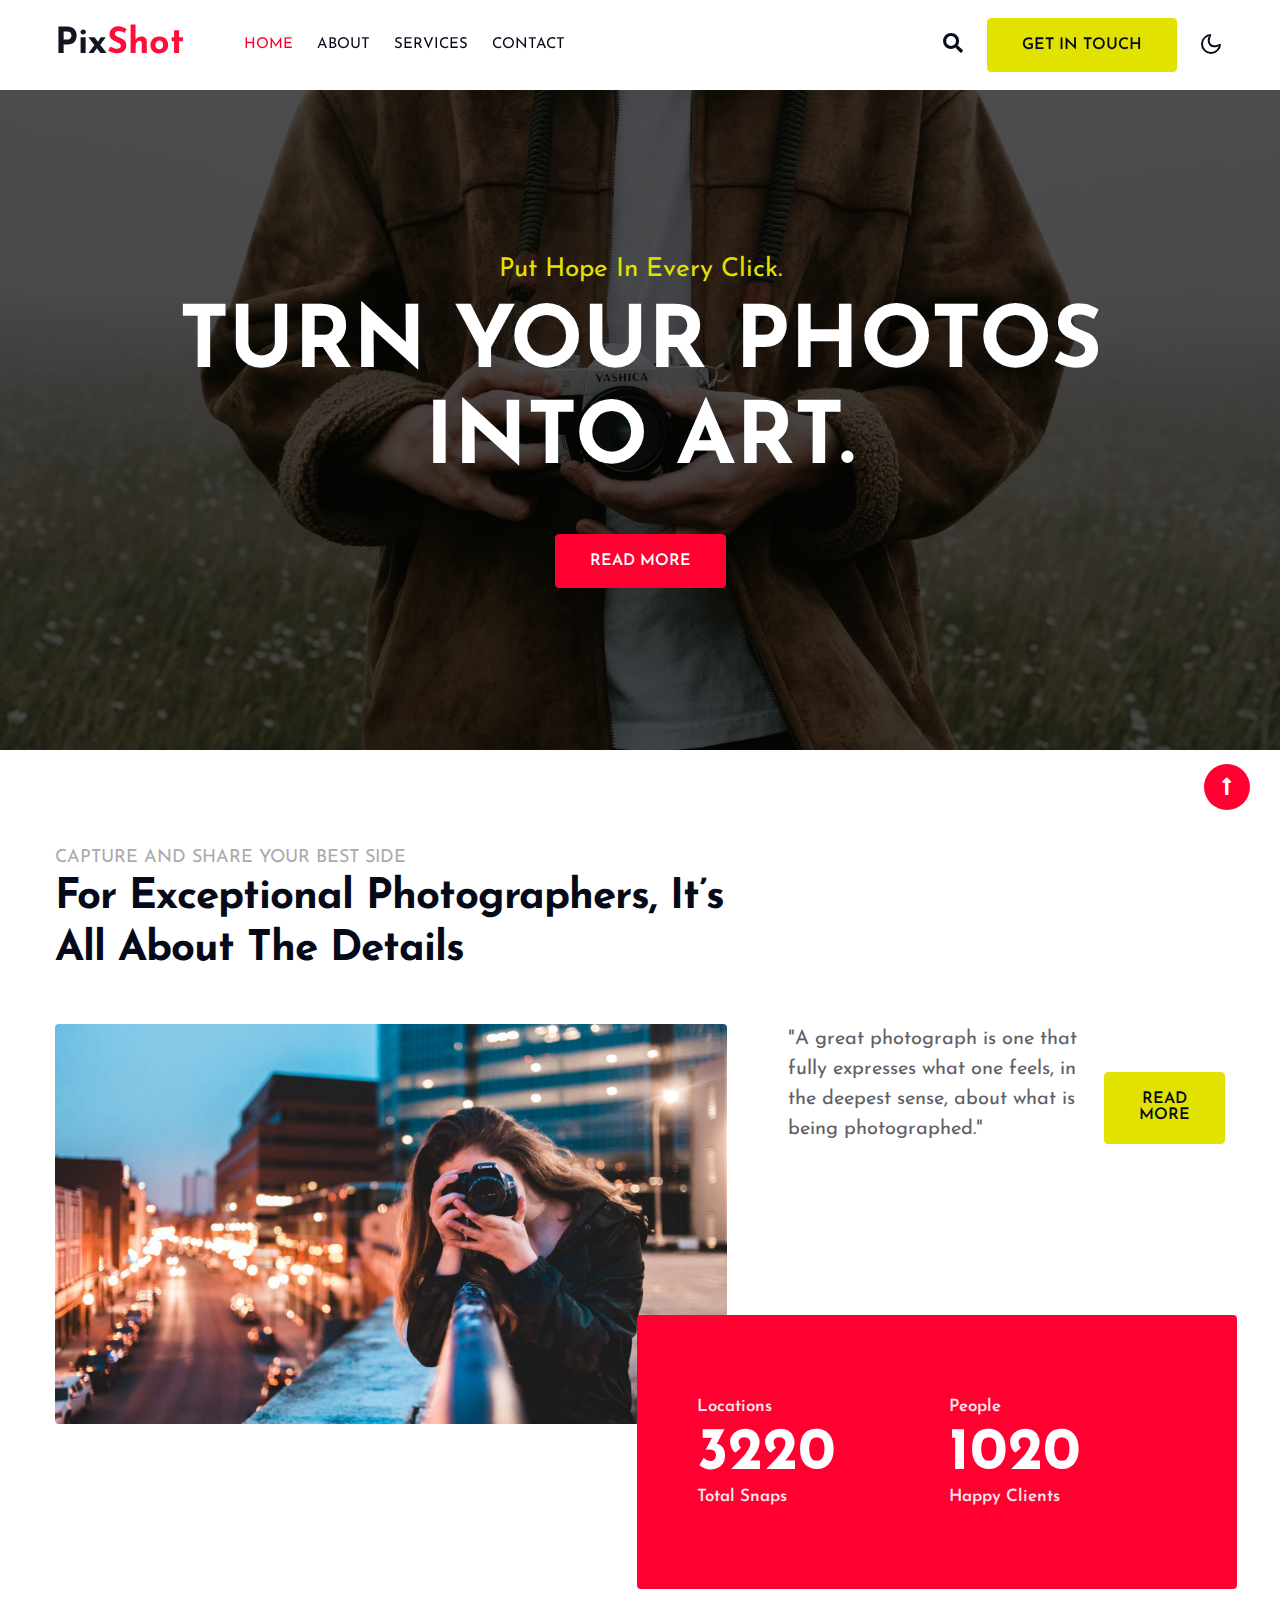
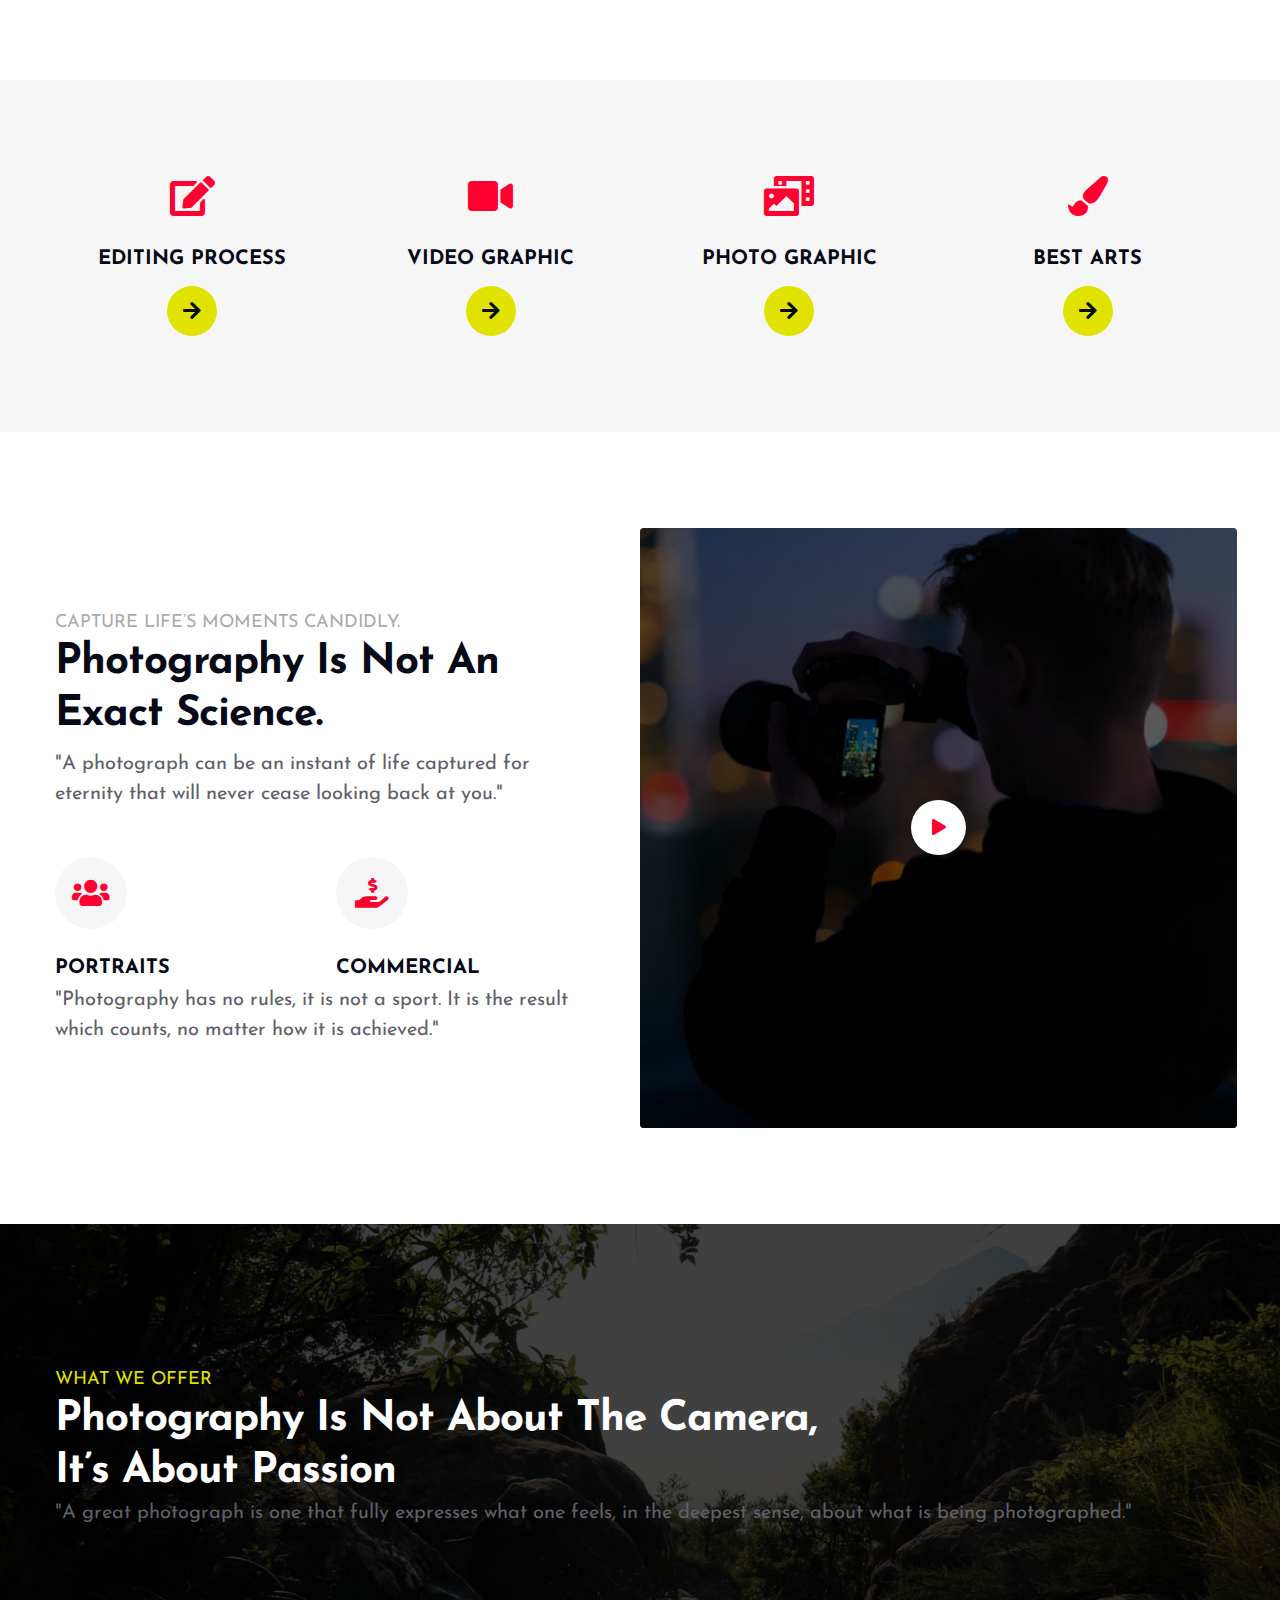
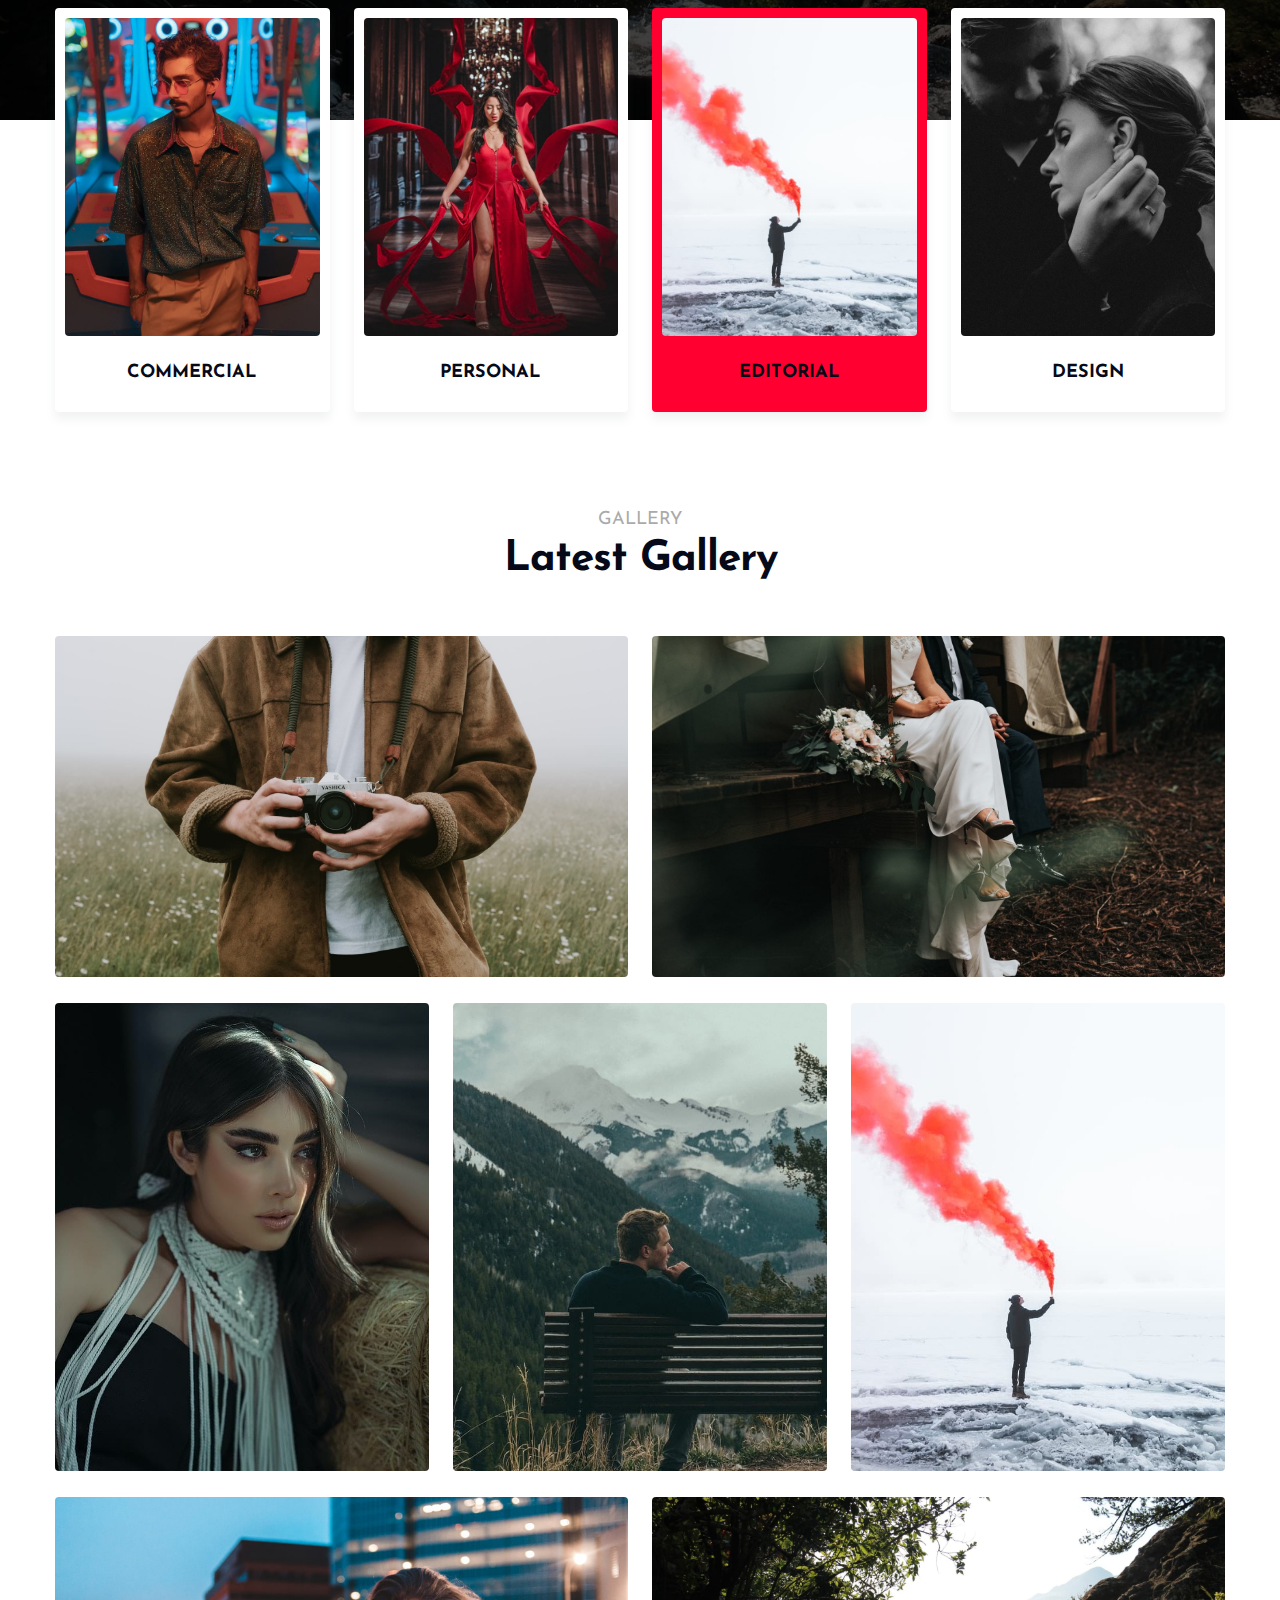
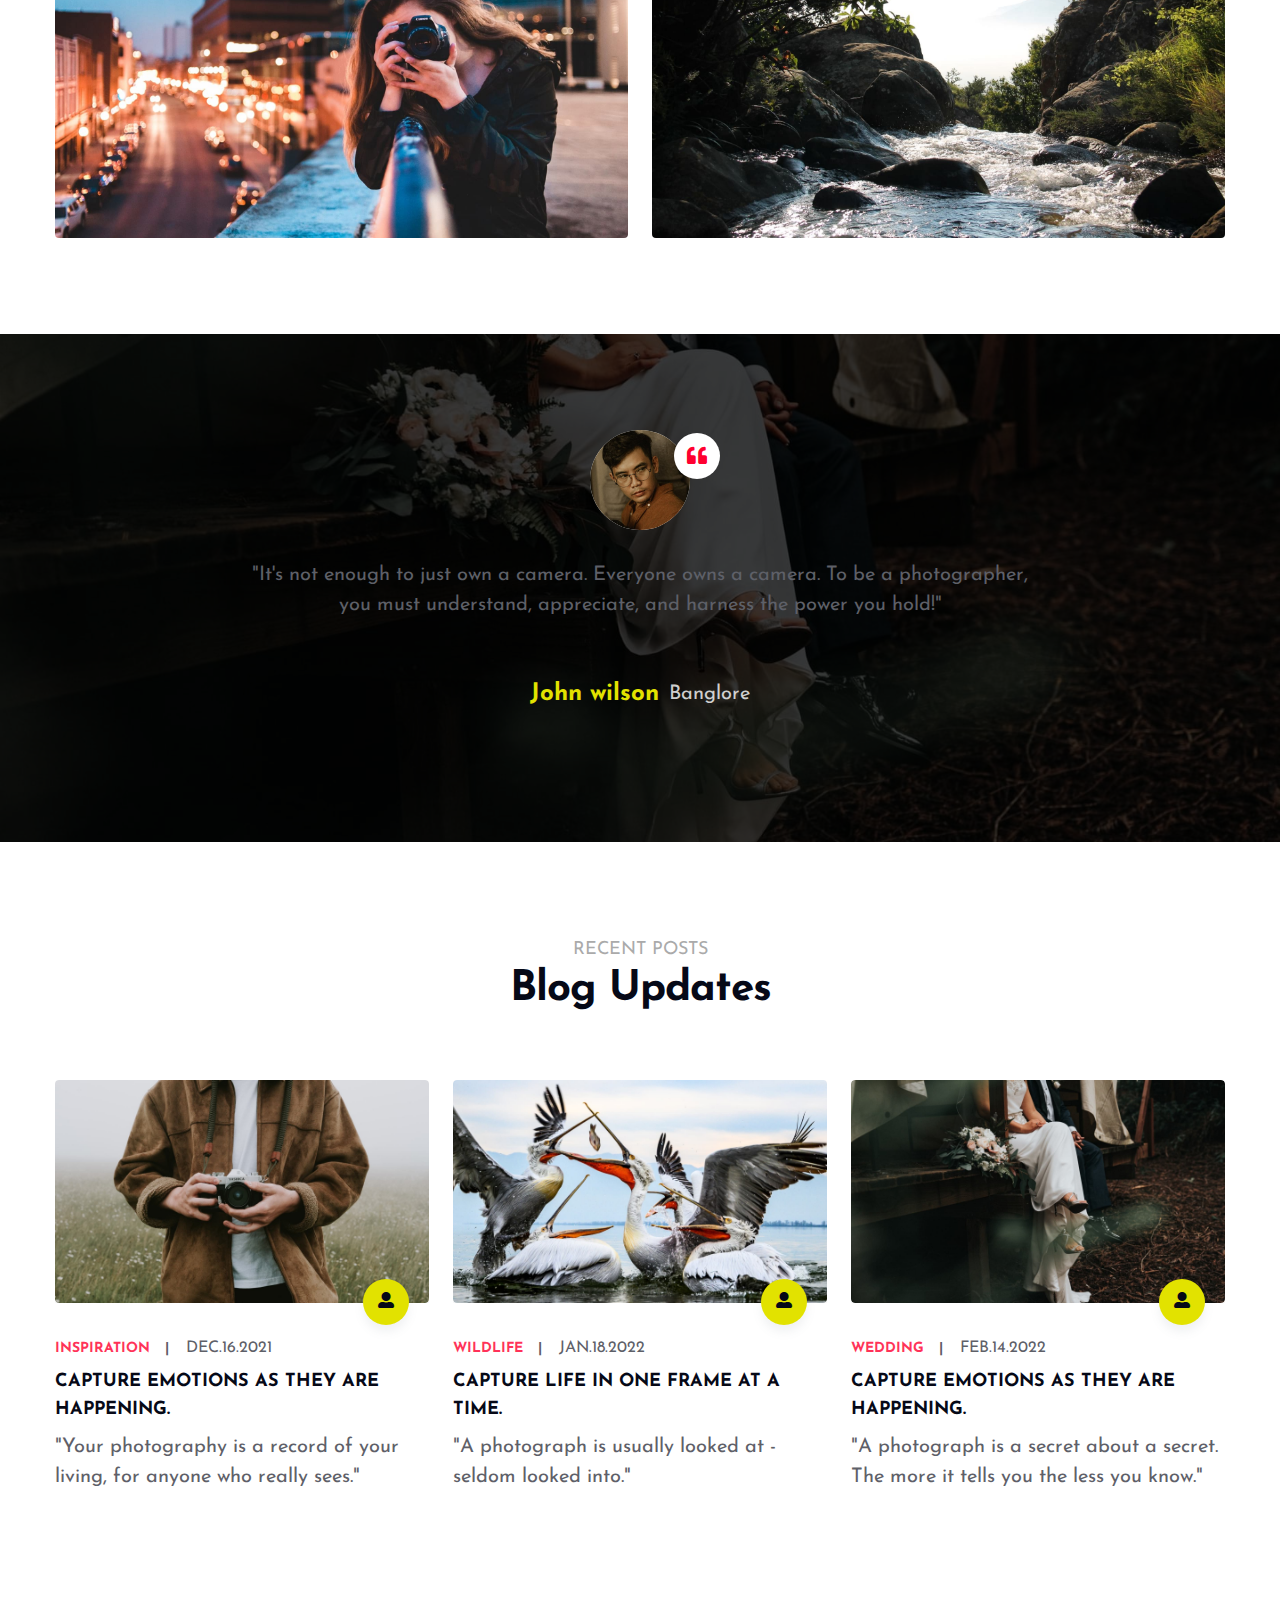
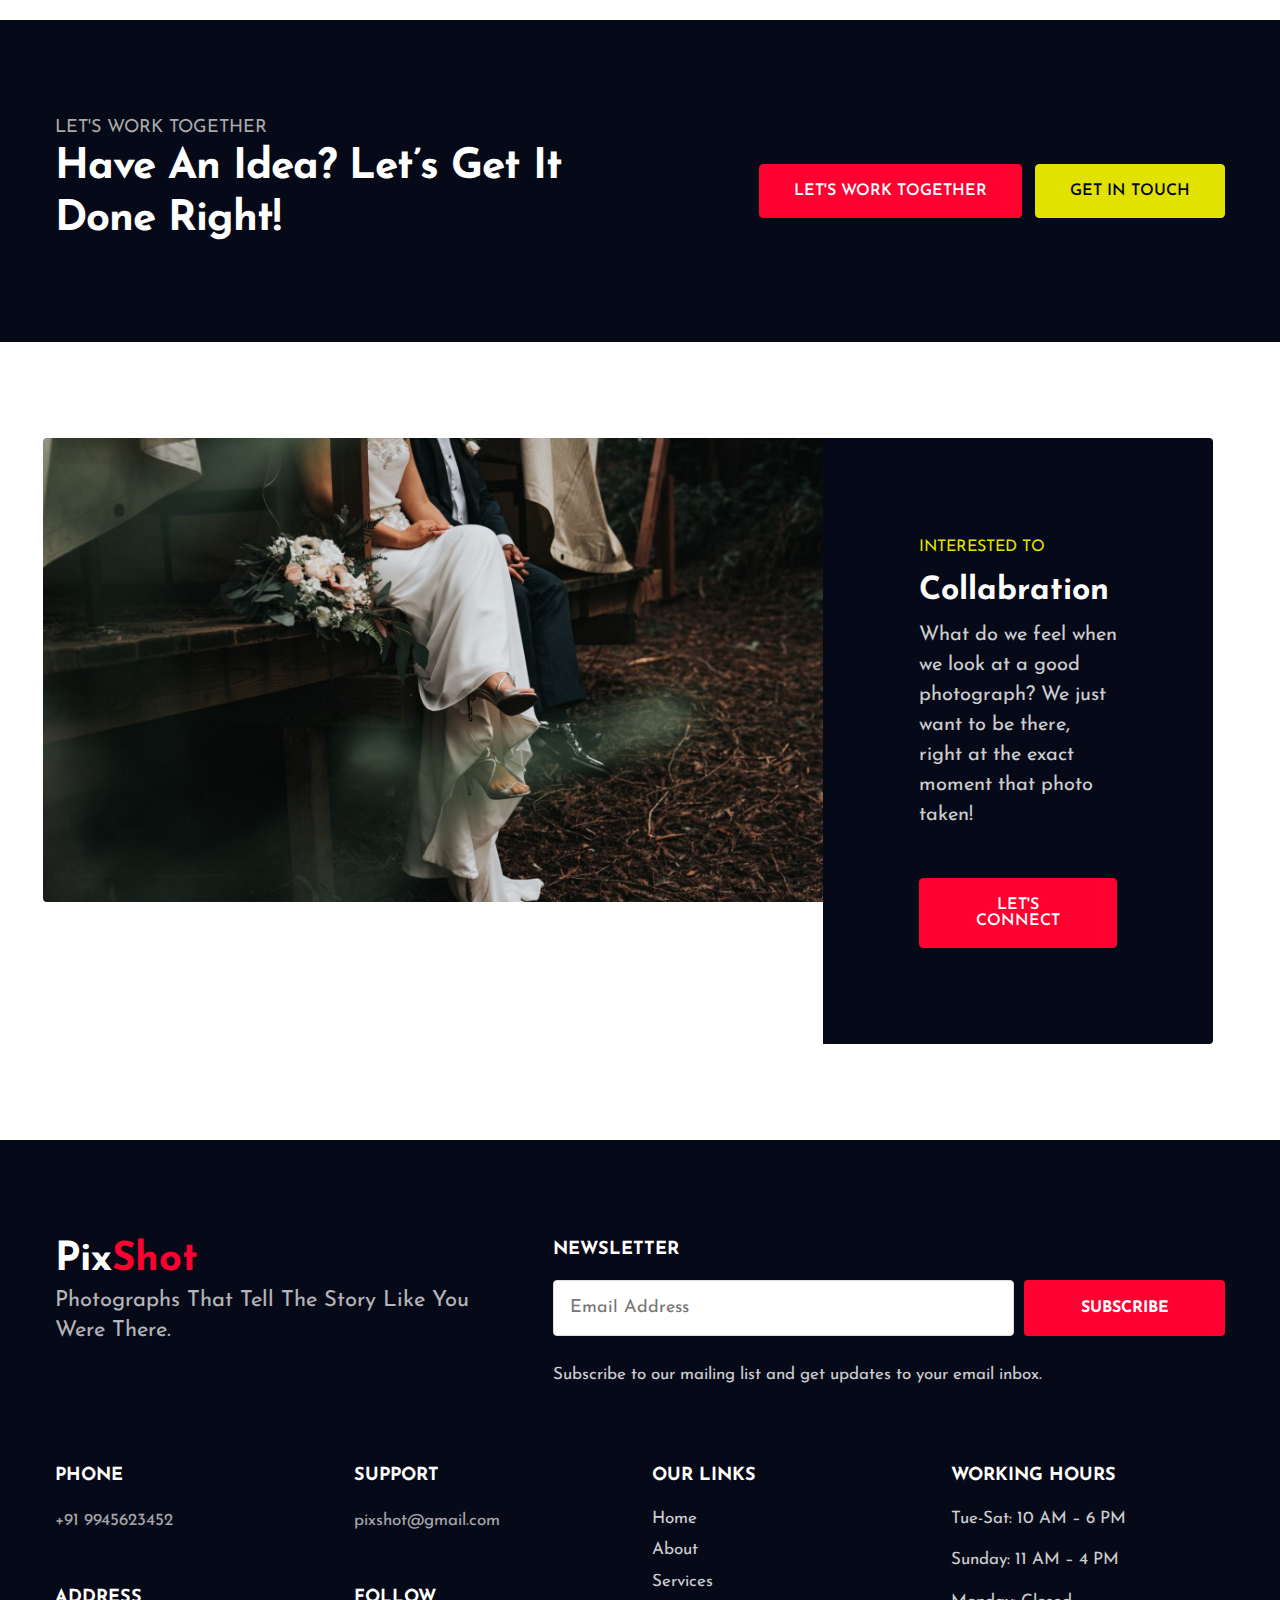
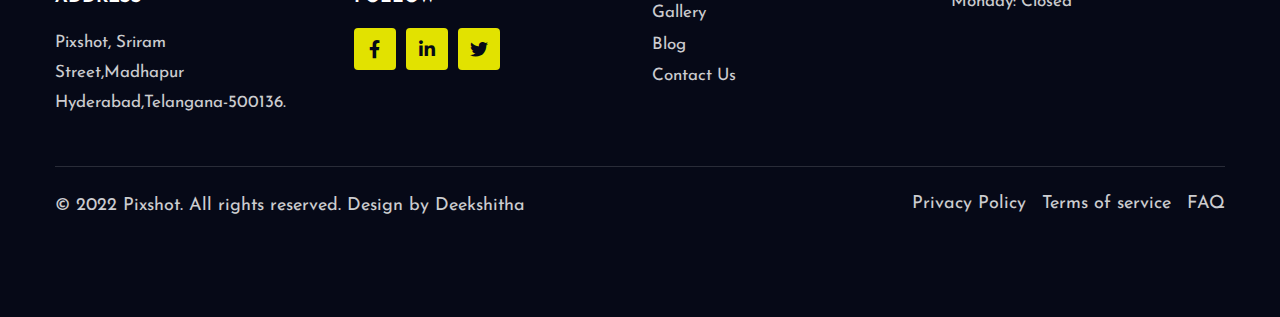
<file: index.html>
<!--
Author: W3layouts
Author URL: http://w3layouts.com
-->
<!doctype html>
<html lang="en">

<head>
    <!-- Required meta tags -->
    <meta charset="utf-8">
    <meta name="viewport" content="width=device-width, initial-scale=1, shrink-to-fit=no">
    <title>PixShot - Photography Category Bootstrap Responsive Template | Home :: W3layouts</title>
    <!--/google-fonts -->
    <link href="https://fonts.googleapis.com/css2?family=Josefin+Sans:ital,wght@0,400;0,600;0,700;1,600&display=swap" rel="stylesheet">
    <!--//google-fonts -->
    <!-- Template CSS -->
    <link rel="stylesheet" href="assets/css/style-starter.css">
</head>
<!--/Header-->

<body>
    <header id="site-header" class="fixed-top">
        <div class="container">
            <nav class="navbar navbar-expand-lg navbar-light stroke py-lg-0">
                <h1><a class="navbar-brand pe-xl-5 pe-lg-4" href="index.html">
                        Pix<span class="log">Shot</span>
                    </a></h1>
                <button class="navbar-toggler collapsed" type="button" data-bs-toggle="collapse" data-bs-target="#navbarScroll" aria-controls="navbarScroll" aria-expanded="false" aria-label="Toggle navigation">
                    <span class="navbar-toggler-icon fa icon-expand fa-bars"></span>
                    <span class="navbar-toggler-icon fa icon-close fa-times"></span>
                </button>
                <div class="collapse navbar-collapse" id="navbarScroll">
                    <ul class="navbar-nav me-lg-auto my-2 my-lg-0 navbar-nav-scroll">
                        <li class="nav-item">
                            <a class="nav-link active" aria-current="page" href="index.html">Home</a>
                        </li>
                        <li class="nav-item">
                            <a class="nav-link" href="about.html">About</a>
                        </li>
                        <li class="nav-item">
                            <a class="nav-link" href="services.html">Services</a>
                        </li>
                        <li class="nav-item">
                            <a class="nav-link" href="contact.html">Contact</a>
                        </li>

                    </ul>
                    <!--/search-right-->
                    <ul class="header-search d-flex mx-lg-4">
                        <li class="nav-item search-right">
                            <a href="#search" class="" title="search"> <span class="fas fa-search me-lg-4" aria-hidden="true"></span></a>
                            <!-- search popup -->
                            <div id="search" class="pop-overlay">
                                <div class="popup">
                                    <h3 class="title-w3l two mb-4 text-left">Search Here</h3>
                                    <form action="#" method="GET" class="search-box d-flex position-relative">
                                        <input type="search" placeholder="Enter Keyword here" name="search" required="required" autofocus="">
                                        <button type="submit" class="btn btn-primary"><span class="fas fa-search" aria-hidden="true"></span></button>
                                    </form>
                                </div>
                                <a class="close" href="#close">×</a>
                            </div>
                            <!-- /search popup -->
                        </li>
                        <li class="nav-item propertyw3-btnhny">
                            <a href="#get" class="btn btn-style btn-secondary">Get In Touch</a>
                        </li>
                    </ul>
                    <!--//search-right-->
                </div>
                <!-- toggle switch for light and dark theme -->
                <div class="mobile-position">
                    <nav class="navigation">
                        <div class="theme-switch-wrapper">
                            <label class="theme-switch" for="checkbox">
                                <input type="checkbox" id="checkbox">
                                <div class="mode-container">
                                    <i class="gg-sun"></i>
                                    <i class="gg-moon"></i>
                                </div>
                            </label>
                        </div>
                    </nav>
                </div>
                <!-- //toggle switch for light and dark theme -->
            </nav>
        </div>
    </header>
    <!--//Header-->
    <!--//Banner-slider-->
    <section class="w3l-main-slider banner-slider position-relative" id="home">
        <div class="slider-info banner-view banner-top1">
                    <div class="container">
                        <div class="banner-info header-hero-19 text-center mx-auto">
                            <p class="w3hny-tag">Put hope in every click.</p>
                            <h3 class="title-hero-19">Turn your photos into art.</h3>
                            <a href="about.html" class="btn btn-style btn-primary mt-4">Read More</a>

                        </div>
                    </div>
                </div>
    </section>
    <!-- //main-slider -->
    <!--/about-page-->
    <section class="w3l-ab-page py-5" id="about1">
        <div class="container py-md-5 py-3">
            <div class="title-content text-left">
                <h6 class="title-subhny">Capture and share your best side</h6>
                <h3 class="title-w3l mb-2">For exceptional photographers, it’s all about the details
                </h3>
            </div>
            <div class="row mt-5 pb-5 ab-inf-stat position-relative">
                <div class="col-lg-7 abw3-img mb-lg-0 mb-5">
                    <img src="assets/images/banner5.jpg" alt="" class="img-fluid radius-image">

                </div>
                <div class="col-lg-5 ps-lg-5">
                    <div class="w3banner-content-btns d-flex">
                        <p>"A great photograph is one that fully expresses what one feels, in the deepest sense, about what is being photographed."
                        </p>
                        <a href="about.html" class="btn btn-style btn-secondary mt-lg-5 mt-4">Read More </a>
                    </div>
                    <div class="w3l-stats-inner-inf">
                        <div class="row stats-con">
                            <div class="col-6 stats_info counter_grid">
                                <div class="stats_infoinhny">
                                    <h3>Locations</h3>
                                    <p class="counter">3220 </p>
                                    <h3>Total Snaps</h3>    
                                </div>
                               
                            </div>

                            <div class="col-6 stats_info counter_grid">
                                <div class="stats_infoinhny">
                                    <h3>People</h3>
                                    <p class="counter">1020 </p>
                                    <h3>Happy Clients</h3>
                                </div>
                            </div>

                        </div>

                    </div>
                    
                </div>
                
            </div>
            

        </div>

    </section>
    <!--//about-pages-->
    <!--/features-8-->
    <section class="w3l-feature-8 py-5">
        <div class="container py-md-5 py-3">
            <div class="row text-center">
                <div class="col-lg-3 col-sm-6 feature-body">
                    <div class="feature-8-info">
                        <div class="feature-icon">
                            <i class="fas fa-edit"></i>
                        </div>
                        <div class="feature-info">
                            <h3 class="feature-title mb-2"><a href="services.html">Editing Process</a></h3>
                            <a href="#" class="read-more-icon"><i class="fas fa-arrow-right"></i></a>
                        </div>
                    </div>
                </div>
                <div class="col-lg-3 col-sm-6 feature-body mt-sm-0 mt-5">
                    <div class="feature-8-info">
                        <div class="feature-icon">
                            <i class="fas fa-video"></i>
                        </div>
                        <div class="feature-info">
                            <h3 class="feature-title mb-2"><a href="services.html">Video Graphic</a></h3>
                            <a href="#" class="read-more-icon"><i class="fas fa-arrow-right"></i></a>
                        </div>
                    </div>
                </div>
                <div class="col-lg-3 col-sm-6 feature-body mt-lg-0 mt-5">
                    <div class="feature-8-info">
                        <div class="feature-icon">
                            <i class="fas fa-photo-video"></i>
                        </div>
                        <div class="feature-info">
                            <h3 class="feature-title mb-2"><a href="services.html">Photo Graphic</a></h3>
                            <a href="#" class="read-more-icon"><i class="fas fa-arrow-right"></i></a>
                        </div>
                    </div>
                </div>
                <div class="col-lg-3 col-sm-6 feature-body mt-lg-0 mt-5">
                    <div class="feature-8-info">
                        <div class="feature-icon">
                            <i class="fas fa-paint-brush"></i>
                        </div>
                        <div class="feature-info">
                            <h3 class="feature-title mb-2"><a href="services.html">Best Arts</a></h3>
                            <a href="#" class="read-more-icon"><i class="fas fa-arrow-right"></i></a>
                        </div>
                    </div>
                </div>
            </div>
        </div>
    </section>
    <!-- //features-8-->
    <!--/video-->
    <section class="w3l-video py-5" id="video">
        <div class="container py-md-5 py-3">
            <div class="row video-grids align-items-center">
                <div class="w3ab-left-top col-lg-6 mt-lg-0 mt-5 pe-lg-5">
                    <h6 class="title-subhny">Capture life’s moments candidly.</h6>
                    <h3 class="title-w3l mb-2">Photography is not an exact science.</h3>
                    <p>"A photograph can be an instant of life captured for eternity that will never cease looking back at you."</p>
                    <div class="row pix-grid-item-info mt-lg-5 mt-4">
                        <div class="col-sm-6 w3lgrids-1 box-wrap">
                            <div class="icon">
                                <i class="fas fa-users"></i>
                            </div>
                            <div class="icon-text">
                                <h4><a href="#service" class="title-head">
                                        Portraits</a></h4>
                            </div>
                        </div>
                        <div class="col-sm-6 w3lgrids-1 box-wrap mt-sm-0 mt-5">
                            <div class="icon">
                                <i class="fas fa-hand-holding-usd"></i>
                            </div>
                            <div class="icon-text">
                                <h4><a href="#service" class="title-head">Commercial
                                    </a></h4>
                            </div>      
                        </div>

                    </div>
                    <p>"Photography has no rules, it is not a sport. It is the result which counts, no matter how it is achieved."
                    </p>
                </div>
                <div class="w3l-index5 w3l-video-left col-lg-6 mt-lg-0 mt-5">
                    <!-- /home-page-video-popup-->
                    <div class="position-relative">
                        <a href="#small-dialog" class="popup-with-zoom-anim play-view text-center position-absolute">
                            <span class="video-play-icon">
                                <span class="fa fa-play"></span>
                            </span>
                        </a>
                        <!-- dialog itself, mfp-hide class is required to make dialog hidden --
                        <div id="small-dialog" class="zoom-anim-dialog mfp-hide">
                            <iframe src="https://player.vimeo.com/video/124801644?h=d2296cb1dc" frameborder="0" allow="autoplay; fullscreen; picture-in-picture" allowfullscreen></iframe>
                        </div>
						 <!-- dialog itself, mfp-hide class is required to make dialog hidden -->
                    </div>
                    <!-- //home-page-video-popup-->
                </div>

            </div>
        </div>
    </section>
    <!--//video-->
    <!-- features-section -->
    <section class="w3l-features py-5" id="features">
        <div class="container py-5">
            <div class="row pb-lg-5 mb-lg-5 pt-lg-5">
                <div class="text-left">
                    <h6 class="title-subhny two">What We Offer</h6>
                    <h3 class="title-w3l two">Photography is not about the camera, <br>it’s about passion</h3>
                </div>
                <p>"A great photograph is one that fully expresses what one feels, in the deepest sense, about what is being photographed."</p>    </div>
        </div>
    </section>
    <!--//features-section -->
    <!--/w3l-features-grids-->
    <section class="w3l-features-grids">
        <div class="container">
            <div class="main-cont-wthree-2">
                <div class="row justify-content-center">
                    <div class="col-lg-3 col-6 mt-lg-5 mt-4">
                        <div class="grids-1 box-wrap">
                            <div class="icon-img">
                                <img src="assets/images/g6.jpg" alt=" " class="img-fluid radius-image" />
                            </div>
                            <h4><a href="#service" class="title-head mb-3">Commercial</a></h4>

                        </div>
                    </div>
                    <div class="col-lg-3 col-6 mt-lg-5 mt-4">
                        <div class="grids-1 box-wrap">
                            <div class="icon-img">
                                <img src="assets/images/g5.jpg" alt=" " class="img-fluid radius-image" />
                            </div>
                            <h4><a href="#service" class="title-head mb-3">Personal</a></h4>

                        </div>
                    </div>
                    <div class="col-lg-3 col-6 mt-lg-5 mt-4">
                        <div class="grids-1 box-wrap active">
                            <div class="icon-img">
                                <img src="assets/images/g3.jpg" alt=" " class="img-fluid radius-image" />
                            </div>
                            <h4><a href="#service" class="title-head mb-3">Editorial</a></h4>

                        </div>
                    </div>
                    <div class="col-lg-3 col-6 mt-lg-5 mt-4">
                        <div class="grids-1 box-wrap">
                            <div class="icon-img">
                                <img src="assets/images/g4.jpg" alt=" " class="img-fluid radius-image" />
                            </div>
                            <h4><a href="#service" class="title-head mb-3">
                                    Design</a></h4>

                        </div>
                    </div>

                </div>
            </div>
        </div>
    </section>
    <!--//w3l-features-grids-->
    <!--/Gallery-Section-->
    <section class="w3l-gallery-main py-5" id="gallery">
        <div class="container py-lg-5 py-md-4 py-2">
            <div class="title-content text-center mx-auto">
                <h6 class="title-subhny">Gallery</h6>
                <h3 class="title-w3l mb-4">Latest Gallery
                </h3>
            </div>
            <div class="row gal-page-grids text-center">
                <div class="col-lg-6 col-6 w3layouts_gallery_grid">
                    <a href="#gallery">
                        <div class="w3layouts_team_grid">
                            <img src="assets/images/banner1.jpg" alt=" " class="img-fluid radius-image" />
                            <div class="w3layouts_team_grid_pos">
                                <div class="wthree_text">
                                    <i class="fas fa-search-plus"></i>
                                </div>
                            </div>

                        </div>
                    </a>
                </div>
                <div class="col-6 w3layouts_gallery_grid">
                     <a href="#gallery">
                        <div class="w3layouts_team_grid">
                            <img src="assets/images/banner2.jpg" alt=" " class="img-fluid radius-image" />
                            <div class="w3layouts_team_grid_pos">
                                <div class="wthree_text">
                                    <i class="fas fa-search-plus"></i>
                                </div>
                            </div>

                        </div>
                    </a>
                </div>
            </div>
            <div class="row gal-page-grids text-center">
                <div class="col-4 w3layouts_gallery_grid">
                   <a href="#gallery">
                        <div class="w3layouts_team_grid">
                            <img src="assets/images/g1.jpg" alt=" " class="img-fluid radius-image" />
                            <div class="w3layouts_team_grid_pos">
                                <div class="wthree_text">
                                    <i class="fas fa-search-plus"></i>
                                </div>
                            </div>

                        </div>
                    </a>
                </div>
                <div class="col-4 w3layouts_gallery_grid">
                     <a href="#gallery">
                        <div class="w3layouts_team_grid">
                            <img src="assets/images/g2.jpg" alt=" " class="img-fluid radius-image" />
                            <div class="w3layouts_team_grid_pos">
                                <div class="wthree_text">
                                    <i class="fas fa-search-plus"></i>
                                </div>
                            </div>

                        </div>
                    </a>
                </div>
                <div class="col-4 w3layouts_gallery_grid">
                     <a href="#gallery">
                        <div class="w3layouts_team_grid">
                            <img src="assets/images/g3.jpg" alt=" " class="img-fluid radius-image" />
                            <div class="w3layouts_team_grid_pos">
                                <div class="wthree_text">
                                    <i class="fas fa-search-plus"></i>
                                </div>
                            </div>

                        </div>
                    </a>
                </div>
            </div>
            <div class="row gal-page-grids text-center">
                <div class="col-lg-6 col-6 w3layouts_gallery_grid">
                     <a href="#gallery">
                        <div class="w3layouts_team_grid">
                            <img src="assets/images/banner5.jpg" alt=" " class="img-fluid radius-image" />
                            <div class="w3layouts_team_grid_pos">
                                <div class="wthree_text">
                                    <i class="fas fa-search-plus"></i>
                                </div>
                            </div>

                        </div>
                    </a>
                </div>
                <div class="col-6 w3layouts_gallery_grid">
                    <a href="#gallery">
                        <div class="w3layouts_team_grid">
                            <img src="assets/images/banner4.jpg" alt=" " class="img-fluid radius-image" />
                            <div class="w3layouts_team_grid_pos">
                                <div class="wthree_text">
                                    <i class="fas fa-search-plus"></i>
                                </div>
                            </div>

                        </div>
                    </a>
                </div>
            </div>
        </div>
    </section>
    <!--//Gallery-Section-->
    <!--/testimonials-->
    <section class="w3l-clients py-5" id="testimonials">
        <div class="container py-sm-5 py-3">
            <div class="row w3-testimonial-grids align-items-center">
                <div class="col-12 w3-testimonial-content-top mb-4">
                            <div class="testimonial-content">
                                <i class="fas fa-quote-left me-2"></i>
                                
                                <div class="test-img"><img src="assets/images/team2.jpg" class="img-fluid" alt="client-img">

                                </div>
                                <p>"It's not enough to just own a camera. Everyone owns a camera. To be a photographer, you must understand, appreciate, and harness the power you hold!"</p>
                                
                                <div class="testimonial">
                                    <blockquote>
                                    </blockquote>
                                    <div class="testi-des">

                                        <div class="peopl align-self">
                                            <h3>John wilson</h3>
                                            <p class="indentity">Banglore</p>
                                            
                                        </div>
                                    </div>
                                </div>
                            </div>
                       
                </div>
            </div>
        </div>
    </section>
    <!-- //testimonials -->

    <!--/w3l-blog-->
    <section class="w3l-blog py-5">
        <div class="container py-md-5 py-2">
            <div class="title-content text-center mx-auto">
                <h6 class="title-subhny">Recent Posts</h6>
                <h3 class="title-w3l mb-3">Blog Updates
                </h3>
            </div>
            <div class="row blog justify-content-center">
                <!--/w3l-blopagew3-left-->
                <div class="col-lg-4 col-md-6 item mt-5">
                    <div class="card">
                        <div class="card-header p-0 position-relative">
                            <a href="blog-left-single.html" class="zoom d-block">
                                <img class="card-img-bottom d-block" src="assets/images/banner1.jpg" alt="Card image cap">
                            </a>
                            <a href="#author" class="post-author">
                                <i class="fas fa-user-alt"></i>
                            </a>
                        </div>
                        <div class="card-body blog-details">
                            <div class="author">
                                <span class="categoryw3"><a href="#" rel="categorytag">Inspiration</a></span>
                                <span class="date-inf"></span>
                                Dec.16.2021

                            </div>
                            <div class="author-contentw3-info">
                                <h4><a href="blog-single.html" class="blog-desc">Capture emotions as they are happening.</a></h4>
                            </div>
                            <p>"Your photography is a record of your living, for anyone who really sees."</p>

                        </div>

                    </div>
                </div>

                <div class="col-lg-4 col-md-6 item mt-5">
                    <div class="card">
                        <div class="card-header p-0 position-relative">
                            <a href="blog-left-single.html" class="zoom d-block">
                                <img class="card-img-bottom d-block" src="assets/images/banner6.jpg" alt="Card image cap">
                            </a>
                            <a href="#author" class="post-author">
                                <i class="fas fa-user-alt"></i>
                            </a>
                        </div>
                        <div class="card-body blog-details">
                            <div class="author">
                                <span class="categoryw3"><a href="#" rel="categorytag">Wildlife</a></span>
                                <span class="date-inf"></span>
                                Jan.18.2022

                            </div>
                            <div class="author-contentw3-info">
                                <h4><a href="blog-single.html" class="blog-desc">Capture life in one frame at a time.</a></h4>

                            </div>
                            
                            <p>"A photograph is usually looked at - seldom looked into."</p>

                        </div>

                    </div>
                </div>
                <div class="col-lg-4 col-md-6 item mt-5">
                    <div class="card">
                        <div class="card-header p-0 position-relative">
                            <a href="blog-left-single.html" class="zoom d-block">
                                <img class="card-img-bottom d-block" src="assets/images/banner2.jpg" alt="Card image cap">
                            </a>
                            <a href="#author" class="post-author">
                                <i class="fas fa-user-alt"></i>
                            </a>
                        </div>
                        <div class="card-body blog-details">
                            <div class="author">
                                <span class="categoryw3"><a href="#" rel="categorytag">Wedding</a></span>
                                <span class="date-inf"></span>
                                Feb.14.2022

                            </div>
                            <div class="author-contentw3-info">
                                <h4><a href="blog-single.html" class="blog-desc">Capture emotions as they are happening.</a></h4>



                            </div>
                            <p>"A photograph is a secret about a secret. The more it tells you the less you know."</p>

                        </div>

                    </div>
                </div>

            </div>
            <!--//w3l-blopagew3-left-->
        </div>
    </section>
    <!--//w3l-blog-->

    <!--/w3llets-work-->
    <section class="w3llets-work py-5">
        <div class="container py-md-5 py-3">
            <div class="row justify-content-center">
                <div class="w3llets-work-left col-lg-6">
                    <div class="text-lg-start text-center">
                        <h6 class="title-subhny">Let's Work Together</h6>
                        <h3 class="title-w3l two">Have an idea?
                            Let’s get it done right!</h3>
                    </div>
                </div>
                <div class="w3llets-work-right col-lg-6 ps-lg-5 text-lg-end text-center">
                    <div class="w3banner-content-btns text-right">
                        <a href="#contact" class="btn btn-style btn-primary mt-lg-5 mt-4 me-2"> Let's Work Together </a>
                        <a href="#contact" class="btn btn-style btn-secondary mt-lg-5 mt-4"> Get In Touch </a>
                    </div>
                </div>
            </div>
        </div>
    </section>
    <!--//w3llets-work-->
    <!--/w3-grids-->
    <section class="w3l-passion-mid-sec py-5">
        <div class="container py-md-5 py-3">
            <!--/row-1-->
            <div class="row w3l-passion-mid-grids w3recent-works">
                <!--/row-1-->
                <div class="row w3l-passion-mid-grids">
                    <div class="col-lg-8 w3grids-left-img p-0">
                        <img src="assets/images/banner2.jpg" alt="" class="img-fluid">
                    </div>
                    <div class="col-lg-4 passion-grid-item-info p-0">
                        <div class="w3grids-right-info">
                            <div class="icon-text">
                                <h5>Interested To</h5>
                                <h4><a href="#recent" class="title-head">
                                        Collabration</a></h4>
                                <p class="text-para mt-2 mb-4">What do we feel when we look at a good photograph? We just want to be there, right at the exact moment that photo taken!</p>
                                <a href="#contact" class="btn btn-style btn-primary mt-4"> Let's Connect </a>
                            </div>
                        </div>
                    </div>
                </div>
                <!--//row-1-->
            </div>
        </div>
    </section>
    <!--//w3-grids-->
    <!--/footer-->
    <footer class="w3l-footer">
        <div class="w3l-footer-16 py-5">
            <div class="container py-md-5 py-3">
                <div class="row footer-p">
                    <div class="col-lg-5 pe-lg-5">
                        <h2 class="footerw3l-logo"><a class="navbar-brand" href="index.html">
                                Pix<span class="log">Shot</span>
                            </a></h2>
                        <p class="footerw3-para">Photographs that tell the story like you were there.</p>
                    </div>
                    <div class="col-lg-7 mt-lg-0 mt-sm-5 mt-4">
                        <h3>Newsletter</h3>
                        <div class="end-column">
                            <form action="#" class="subscribe d-sm-flex" method="post">
                                <input type="email" name="email" placeholder="Email Address" required="">
                                <button class="btn btn-primary"> Subscribe</button>
                            </form>
                            <p class="mt-4">Subscribe to our mailing list and get updates to your email inbox.</p>
                        </div>
                    </div>
                </div>
                <div class="row footer-p pt-lg-4">
                    <div class="col-lg-3 col-md-6 pe-xl-5 pe-lg-4 mt-sm-5 mt-4">
                        <div class="column">
                            <h3>Phone</h3>
                            <p><a href="tel:+(21) 255 088 4943">+91 9945623452</a></p>
                        </div>

                        <div class="column mt-md-5 mt-4">
                            <h3>Address </h3>
                            <p>Pixshot, Sriram Street,Madhapur
                                Hyderabad,Telangana-500136.</p>
                        </div>

                    </div>
                    <div class="col-lg-3 col-md-6 pe-xl-5 pe-lg-4 mt-sm-5 mt-4">

                        <div class="column">
                            <h3>Support</h3>
                            <p><a href="mailto:finagenc@mail.com" class="mail">pixshot@gmail.com</a></p>
                        </div>
                        <div class="column mt-md-5 mt-4">
                            <h3>Follow</h3>
                            <ul class="social">
                                <li><a href="#facebook"><i class="fab fa-facebook-f"></i></a>
                                </li>
                                <li><a href="#linkedin"><i class="fab fa-linkedin-in"></i></a>
                                </li>
                                <li><a href="#twitter"><i class="fab fa-twitter"></i></a>
                                </li>


                            </ul>
                        </div>

                    </div>
                    <div class="col-lg-3 col-md-6 pe-xl-5 pe-lg-4 mt-sm-5 mt-4">
                        <h3>Our Links</h3>
                        <ul class="footer-gd-links">
                            <li><a href="index.html">Home</a></li>
                            <li><a href="about.html">About
                                </a></li>
                            <li><a href="services.html">Services</a>
                            </li>
                            <li><a href="#gallery">Gallery</a>
                            </li>
                            <li><a href="blog.html">Blog</a>
                            </li>
                            <li><a href="contact.html">Contact
                                    Us</a></li>
                        </ul>
                    </div>
                    <div class="col-lg-3 col-md-6 pe-xl-5 pe-lg-4 mt-sm-5 mt-4">
                        <h3>Working Hours</h3>
                        <ul class="timingsw3">
                            <li>Tue-Sat: 10 AM – 6 PM
                            </li>
                            <li class="my-3">Sunday: 11 AM – 4 PM
                            </li>
                            <li>Monday: Closed
                            </li>
                        </ul>
                    </div>
                </div>

                <div class="below-section pt-4 mt-5">
                    <div class="row">

                        <p class="copy-text col-lg-7">&copy; 2022 Pixshot. All rights reserved. Design by <a href="https://w3layouts.com/" target="_blank"> Deekshitha</a>
                        </p>
                        <div class="col-lg-5 w3footer-gd-links d-flex">

                            <a href="#privacy">Privacy Policy</a>
                            <a href="#terms" class="mx-3">Terms of service</a>
                            <a href="#faq">FAQ</a>
                        </div>
                    </div>
                </div>
            </div>
        </div>
    </footer>
    <!-- //footer -->
    <!--/Js-scripts-->
    <!-- move top -->
    <button onclick="topFunction()" id="movetop" title="Go to top">
        <span class="fas fa-long-arrow-alt-up" aria-hidden="true"></span>
    </button>
    <script>
        // When the user scrolls down 20px from the top of the document, show the button
        window.onscroll = function() {
            scrollFunction()
        };

        function scrollFunction() {
            if (document.body.scrollTop > 20 || document.documentElement.scrollTop > 20) {
                document.getElementById("movetop").style.display = "block";
            } else {
                document.getElementById("movetop").style.display = "none";
            }
        }

        // When the user clicks on the button, scroll to the top of the document
        function topFunction() {
            document.body.scrollTop = 0;
            document.documentElement.scrollTop = 0;
        }

    </script>
    <!-- //move-top-->
    <!-- Template JavaScript -->
    <script src="assets/js/jquery-3.3.1.min.js"></script>
    <script src="assets/js/theme-change.js"></script>
   
    <!-- MENU-JS -->
    <script>
        $(window).on("scroll", function() {
            var scroll = $(window).scrollTop();

            if (scroll >= 80) {
                $("#site-header").addClass("nav-fixed");
            } else {
                $("#site-header").removeClass("nav-fixed");
            }
        });

        //Main navigation Active Class Add Remove
        $(".navbar-toggler").on("click", function() {
            $("header").toggleClass("active");
        });
        $(document).on("ready", function() {
            if ($(window).width() > 991) {
                $("header").removeClass("active");
            }
            $(window).on("resize", function() {
                if ($(window).width() > 991) {
                    $("header").removeClass("active");
                }
            });
        });

    </script>
    <!-- //MENU-JS -->

    <!-- disable body scroll which navbar is in active -->
    <script>
        $(function() {
            $('.navbar-toggler').click(function() {
                $('body').toggleClass('noscroll');
            })
        });

    </script>
    <!-- //disable body scroll which navbar is in active -->

    <!-- //bootstrap -->
    <script src="assets/js/bootstrap.min.js"></script>

</body>

</html>
</file>
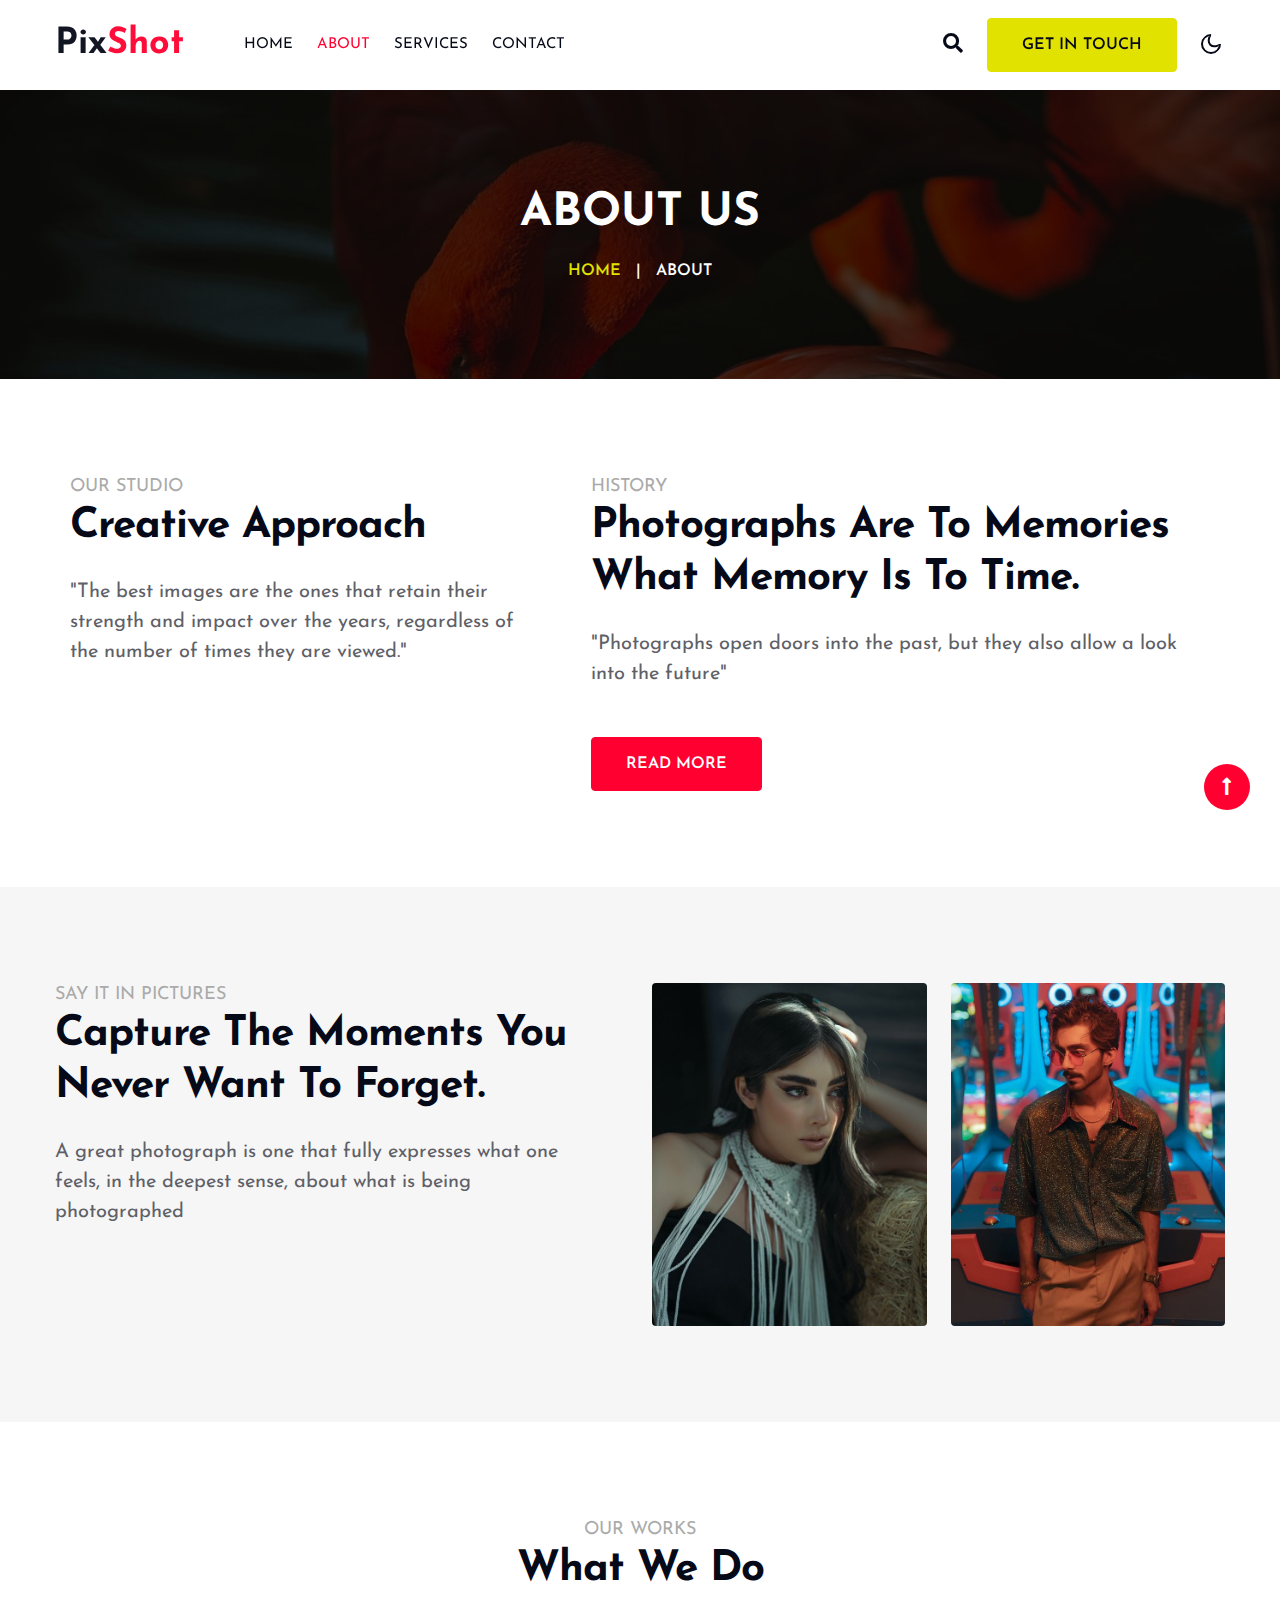
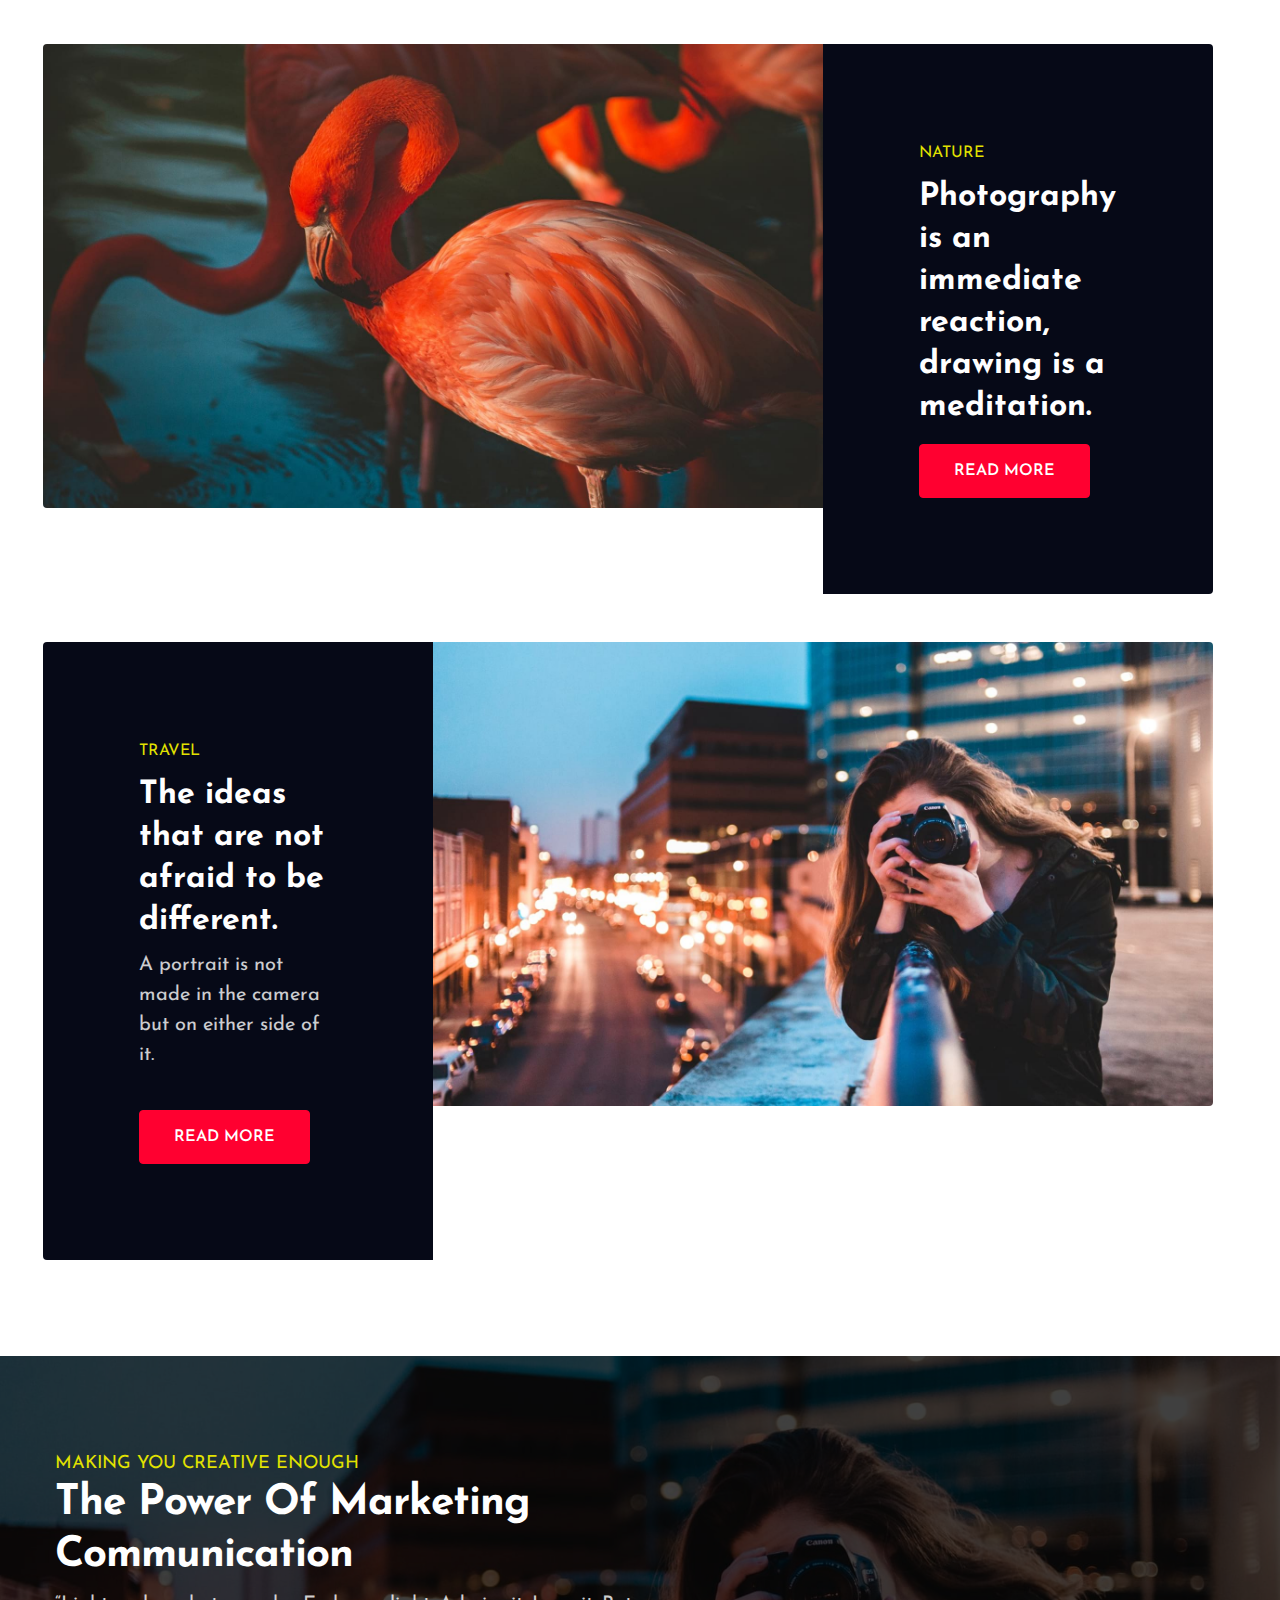
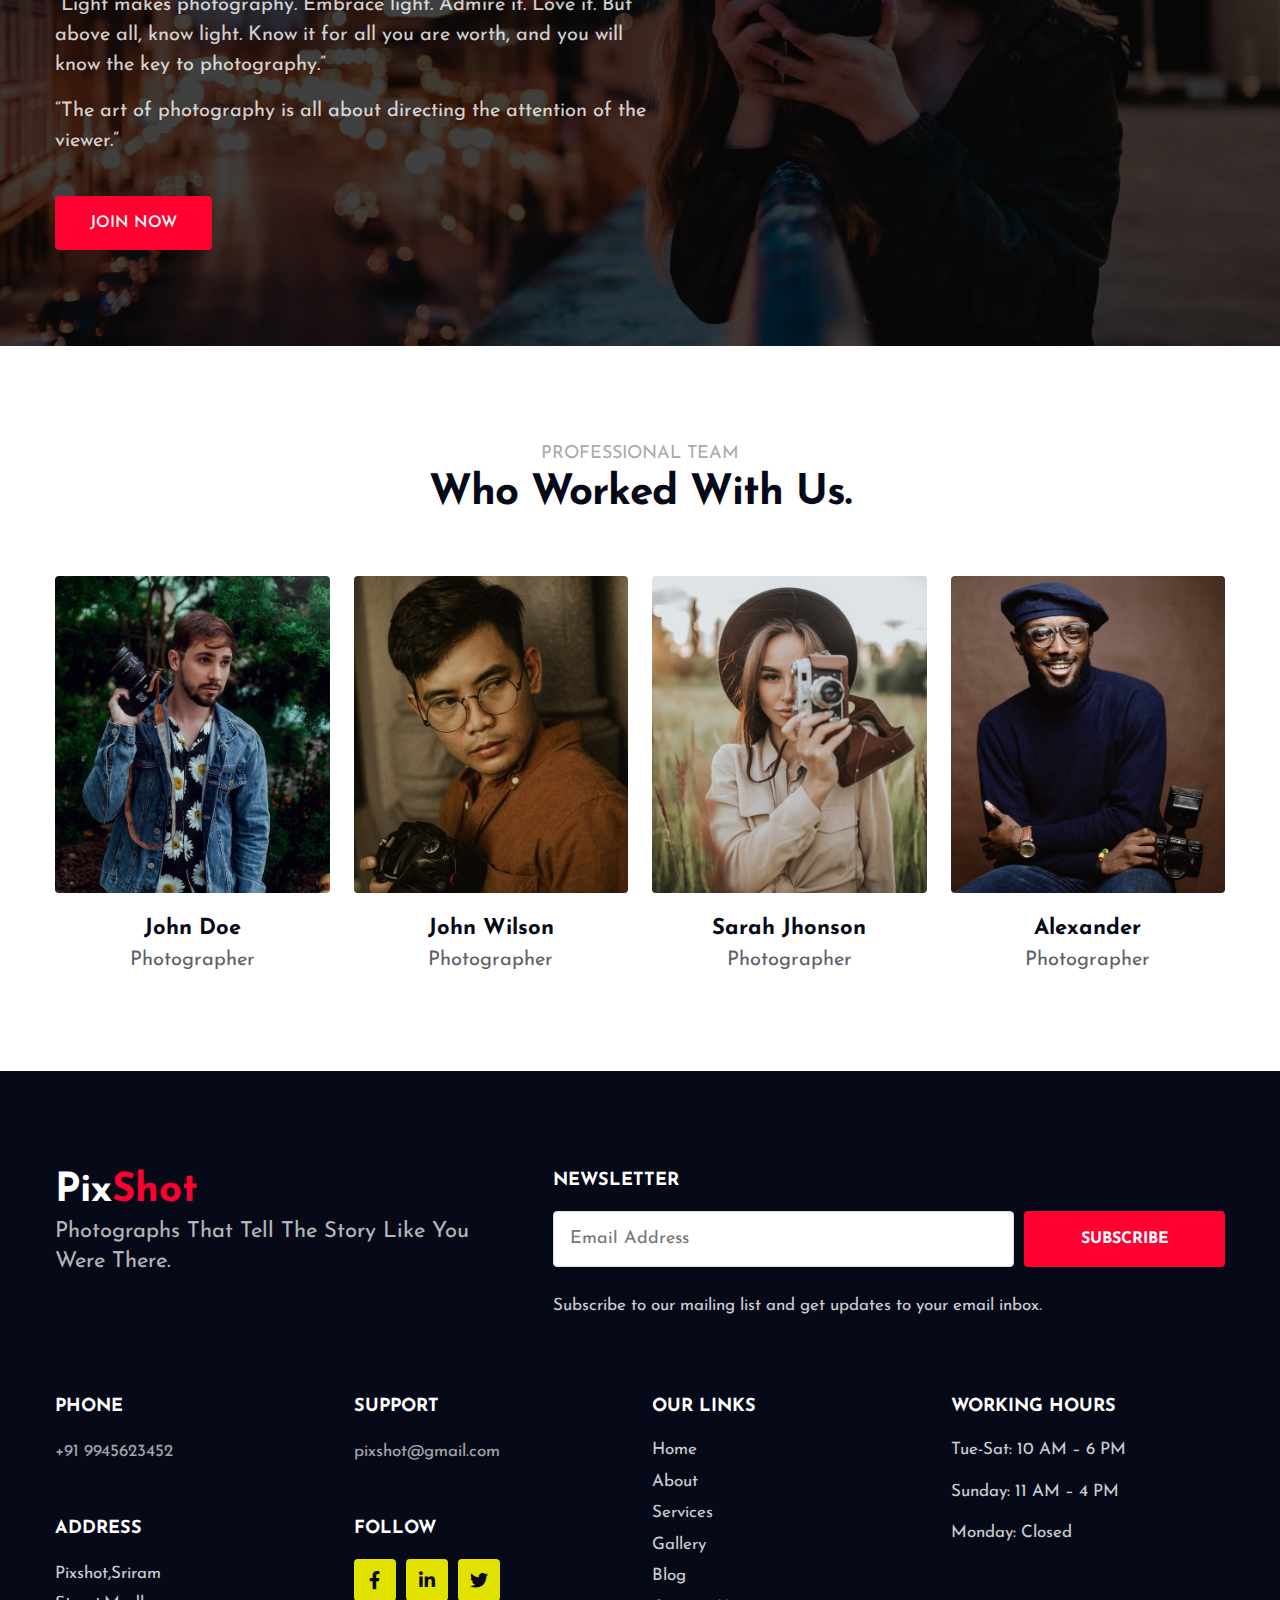
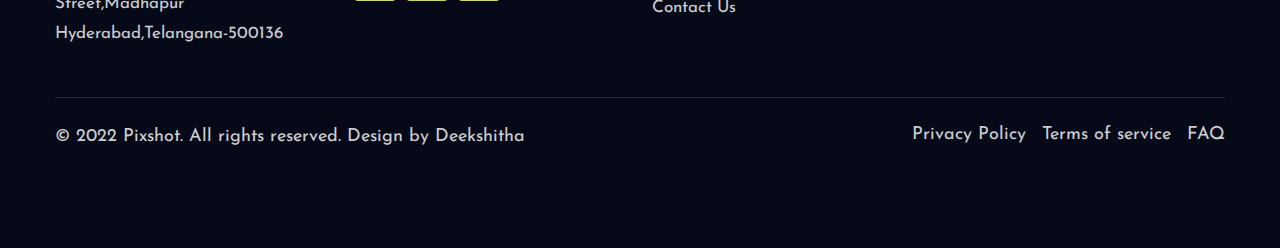
<file: about.html>
<!--
Author: W3layouts
Author URL: http://w3layouts.com
-->
<!doctype html>
<html lang="en">

<head>
    <!-- Required meta tags -->
    <meta charset="utf-8">
    <meta name="viewport" content="width=device-width, initial-scale=1, shrink-to-fit=no">
    <title>PixShot - Photography Category Bootstrap Responsive Template | About :: W3layouts</title>
    <!--/google-fonts -->
    <link href="//fonts.googleapis.com/css2?family=Josefin+Sans:ital,wght@0,400;0,600;0,700;1,600&display=swap" rel="stylesheet">
    <!--//google-fonts -->
    <!-- Template CSS -->
    <link rel="stylesheet" href="assets/css/style-starter.css">
</head>
<!--/Header-->

<body>
    <header id="site-header" class="fixed-top">
        <div class="container">
            <nav class="navbar navbar-expand-lg navbar-light stroke py-lg-0">
                <h1><a class="navbar-brand pe-xl-5 pe-lg-4" href="index.html">
                        Pix<span class="log">Shot</span>
                    </a></h1>
                <button class="navbar-toggler collapsed" type="button" data-bs-toggle="collapse" data-bs-target="#navbarScroll" aria-controls="navbarScroll" aria-expanded="false" aria-label="Toggle navigation">
                    <span class="navbar-toggler-icon fa icon-expand fa-bars"></span>
                    <span class="navbar-toggler-icon fa icon-close fa-times"></span>
                </button>
                <div class="collapse navbar-collapse" id="navbarScroll">
                    <ul class="navbar-nav me-lg-auto my-2 my-lg-0 navbar-nav-scroll">
                        <li class="nav-item">
                            <a class="nav-link" aria-current="page" href="index.html">Home</a>
                        </li>
                        <li class="nav-item">
                            <a class="nav-link active" href="about.html">About</a>
                        </li>
                        <li class="nav-item">
                            <a class="nav-link" href="services.html">Services</a>
                        </li>
                        <li class="nav-item">
                            <a class="nav-link" href="contact.html">Contact</a>
                        </li>

                    </ul>
                    <!--/search-right-->
                    <ul class="header-search d-flex mx-lg-4">
                        <li class="nav-item search-right">
                            <a href="#search" class="" title="search"> <span class="fas fa-search me-lg-4" aria-hidden="true"></span></a>
                            <!-- search popup -->
                            <div id="search" class="pop-overlay">
                                <div class="popup">
                                    <h3 class="title-w3l two mb-4 text-left">Search Here</h3>
                                    <form action="#" method="GET" class="search-box d-flex position-relative">
                                        <input type="search" placeholder="Enter Keyword here" name="search" required="required" autofocus="">
                                        <button type="submit" class="btn btn-primary"><span class="fas fa-search" aria-hidden="true"></span></button>
                                    </form>
                                </div>
                                <a class="close" href="#close">×</a>
                            </div>
                            <!-- /search popup -->
                        </li>
                        <li class="nav-item propertyw3-btnhny">
                            <a href="#get" class="btn btn-style btn-secondary">Get In Touch</a>
                        </li>
                    </ul>
                    <!--//search-right-->
                </div>
                <!-- toggle switch for light and dark theme -->
                <div class="mobile-position">
                    <nav class="navigation">
                        <div class="theme-switch-wrapper">
                            <label class="theme-switch" for="checkbox">
                                <input type="checkbox" id="checkbox">
                                <div class="mode-container">
                                    <i class="gg-sun"></i>
                                    <i class="gg-moon"></i>
                                </div>
                            </label>
                        </div>
                    </nav>
                </div>
                <!-- //toggle switch for light and dark theme -->
            </nav>
        </div>
    </header>
    <!--//Header-->
    <!-- breadcrumb -->
    <section class="w3l-about-breadcrumb">
        <div class="breadcrumb-bg breadcrumb-bg-about">
            <div class="container py-5">
                <div class="w3breadcrumb-gids text-center py-sm-5 py-2">
                    <div class="w3breadcrumb-info">
                        <h2 class="w3ltop-title">About Us</h2>
                    </div>
                    <ul class="breadcrumbs-custom-path">
                        <li><a href="index.html">Home</a></li>
                        <li class="active"><span class="mid-icon">|</span> About </li>
                    </ul>
                </div>
            </div>
        </div>
    </section>
    <!--//breadcrumb-->

    <!--/w3-grids-->
    <section class="w3l-passion-mid-sec py-5">
        <div class="container py-md-5 py-3">
            <div class="container">
                <div class="row w3l-passion-mid-grids">
                    <div class="col-lg-5 passion-grid-item-info mb-lg-0 mb-5 pe-lg-3">
                        <h6 class="title-subhny">Our Studio</h6>
                        <h3 class="title-w3l mb-4">Creative Approach</h3>
                        <p>"The best images are the ones that retain their strength and impact over the years, regardless of the number of times they are viewed."</p>
                    </div>
                    
                    <div class="col-lg-7 passion-grid-item-info ps-lg-5">
                        <h6 class="title-subhny">History</h6>
                        <h3 class="title-w3l mb-4">Photographs are to memories what memory is to time.</h3>
                        <p>"Photographs open doors into the past, but they also allow a look into the future"</p>
                        
                        <div class="w3banner-content-btns">
                            <a href="about.html" class="btn btn-style btn-primary mt-lg-5 mt-4">Read More </a>

                        </div>
                    </div>
                </div>

            </div>
        </div>
    </section>
    <!--//w3-grids-->
    <!--/w3-grids-->
    <section class="w3l-passion-mid-sec w3l-bg-grey py-5">
        <div class="container py-md-5 py-3">
            <div class="row w3l-passion-mid-grids">

                <div class="col-lg-6 passion-grid-item-info pe-lg-5 mb-lg-0 mb-5">
                    <h6 class="title-subhny">Say it in pictures</h6>
                    <h3 class="title-w3l mb-4">Capture the moments you never want to forget.</h3>
                    <p>A great photograph is one that fully expresses what one feels, in the deepest sense, about what is being photographed</p>
                </div>
                <div class="col-lg-6 passion-grid-item-info">
                    <div class="row">
                        <div class="col-6 passion-grid-item-info">
                            <img src="assets/images/g1.jpg" alt="" class="img-fluid radius-image">
                        </div>
                        <div class="col-6 passion-grid-item-info">
                            <img src="assets/images/g6.jpg" alt="" class="img-fluid radius-image">
                        </div>
                    </div>
                </div>
            </div>
        </div>
    </section>
    <!--//w3-grids-->
    <!--/w3-grids-->
    <section class="w3l-passion-mid-sec py-5">
        <div class="container py-md-5 py-3">
            <div class="heading text-center mx-auto">
                <h6 class="title-subhny">Our Works</h6>
                <h3 class="title-w3l mb-3">What We Do</h3>
            </div>
            <!--/row-1-->
            <div class="row w3l-passion-mid-grids w3recent-works mt-5">
                <!--/row-1-->
                <div class="row w3l-passion-mid-grids">
                    <div class="col-lg-8 w3grids-left-img p-0">
                        <img src="assets/images/banner3.jpg" alt="" class="img-fluid">
                    </div>
                    <div class="col-lg-4 passion-grid-item-info p-0">
                        <div class="w3grids-right-info">
                            <div class="icon-text">
                                <h5>Nature</h5>
                                <h4><a href="#recent" class="title-head">
                                    Photography is an immediate reaction, drawing is a meditation.</a></h4>
                                <a href="#services" class="btn btn-style btn-primary mt-3">Read More</a>
                            </div>
                        </div>
                    </div>
                </div>
                <!--//row-1-->
                <!--/row-2-->
                <div class="row partrow-2 w3l-passion-mid-grids mt-lg-5 mt-4">
                    <div class="col-lg-4 passion-grid-item-info p-0">
                        <div class="w3grids-right-info">
                            <div class="icon-text">
                                <h5>Travel</h5>
                                <h4><a href="#recent" class="title-head">
                                        The ideas that are not afraid to be different.</a></h4>
                                <p class="text-para mt-2 mb-4">A portrait is not made in the camera but on either side of it.</p>
                                <a href="#services" class="btn btn-style btn-primary mt-3">Read More</a>
                            </div>
                        </div>
                    </div>
                    <div class="col-lg-8 w3grids-left-img p-0">
                        <img src="assets/images/banner5.jpg" alt="" class="img-fluid">
                    </div>
                </div>
                <!--//row-2-->
            </div>
        </div>
    </section>
    <!--//w3-grids-->

    <!--/w3l-join-main-->
    <section class="w3l-join-main py-5">
        <div class="container py-md-5 py-4">
            <div class="w3l-project-in">
                <div class="bottom-info">
                    <div class="header-section">
                        <h6 class="title-subhny two">Making You Creative Enough</h6>
                        <h3 class="title-w3l two mb-2">The Power of Marketing Communication
                        </h3>
                        <p class="mb-3">“Light makes photography. Embrace light. Admire it. Love it. But above all, know light. Know it for all you are worth, and you will know the key to photography.”</p>
                        <p class="mb-3">“The art of photography is all about directing the attention of the viewer.”</p>
                        <div class="w3banner-content-btns">
                            <a href="#contact" class="btn btn-style btn-primary mt-4">Join Now </a>
                        </div>
                    </div>
                </div>
            </div>
        </div>
    </section>
    <!--//w3l-join-main-->
    <!-- team section -->
    <section class="w3l-team py-5" id="team">
        <div class="container py-md-5 py-4">
            <div class="text-center mb-2">
                <h6 class="title-subhny">Professional Team</h6>
                <h3 class="title-w3l">Who Worked With Us.</h3>
            </div>
            <div class="row text-center justify-content-center">
                <div class="col-md-3 col-6 mt-5">
                    <div class="team-grids text-center">
                        <img src="assets/images/team1.jpg" class="img-fluid" alt="">
                        <div class="team-info">
                            <div class="caption">
                                <div class="social-icons-section text-center">
                                    <a href=""><i class="fab fa-facebook-f"></i></a>
                                    <a href=""><i class="fab fa-twitter"></i></a>
                                </div>
                            </div>
                        </div>
                    </div>
                    <h4>John Doe</h4>
                    <p>Photographer</p>
                </div>
                <div class="col-md-3 col-6 mt-5">
                    <div class="team-grids text-center">
                        <img src="assets/images/team2.jpg" class="img-fluid" alt="">
                        <div class="team-info">
                            <div class="caption">
                                <div class="social-icons-section text-center">
                                    <a href=""><i class="fab fa-facebook-f"></i></a>
                                    <a href=""><i class="fab fa-twitter"></i></a>
                                </div>
                            </div>
                        </div>
                    </div>
                    <h4>John wilson</h4>
                    <p>Photographer</p>
                </div>
                <div class="col-md-3 col-6 mt-5">
                    <div class="team-grids text-center">
                        <img src="assets/images/team3.jpg" class="img-fluid" alt="">
                        <div class="team-info">
                            <div class="caption">
                                <div class="social-icons-section text-center">
                                    <a href=""><i class="fab fa-facebook-f"></i></a>
                                    <a href=""><i class="fab fa-twitter"></i></a>
                                </div>
                            </div>
                        </div>
                    </div>
                    <h4>Sarah Jhonson</h4>
                    <p>Photographer</p>
                </div>
                <div class="col-md-3 col-6 mt-5">
                    <div class="team-grids text-center">
                        <img src="assets/images/team4.jpg" class="img-fluid" alt="">
                        <div class="team-info">
                            <div class="caption">
                                <div class="social-icons-section text-center">
                                    <a href=""><i class="fab fa-facebook-f"></i></a>
                                    <a href=""><i class="fab fa-twitter"></i></a>
                                </div>
                            </div>
                        </div>
                    </div>
                    <h4>Alexander</h4>
                    <p>Photographer</p>
                </div>
            </div>
        </div>
    </section>
    <!-- //team section -->
    <!--/footer-->
    <footer class="w3l-footer">
        <div class="w3l-footer-16 py-5">
            <div class="container py-md-5 py-3">
                <div class="row footer-p">
                    <div class="col-lg-5 pe-lg-5">
                        <h2 class="footerw3l-logo"><a class="navbar-brand" href="index.html">
                                Pix<span class="log">Shot</span>
                            </a></h2>
                        <p class="footerw3-para">Photographs that tell the story like you were there.</p>
                    </div>
                    <div class="col-lg-7 mt-lg-0 mt-sm-5 mt-4">
                        <h3>Newsletter</h3>
                        <div class="end-column">
                            <form action="#" class="subscribe d-sm-flex" method="post">
                                <input type="email" name="email" placeholder="Email Address" required="">
                                <button class="btn btn-primary"> Subscribe</button>
                            </form>
                            <p class="mt-4">Subscribe to our mailing list and get updates to your email inbox.</p>
                        </div>
                    </div>
                </div>
                <div class="row footer-p pt-lg-4">
                    <div class="col-lg-3 col-md-6 pe-xl-5 pe-lg-4 mt-sm-5 mt-4">
                        <div class="column">
                            <h3>Phone</h3>
                            <p><a href="tel:+(21) 255 088 4943">+91 9945623452</a></p>
                        </div>

                        <div class="column mt-md-5 mt-4">
                            <h3>Address </h3>
                            <p>Pixshot,Sriram Street,Madhapur
                                Hyderabad,Telangana-500136 </p>
                        </div>

                    </div>
                    <div class="col-lg-3 col-md-6 pe-xl-5 pe-lg-4 mt-sm-5 mt-4">

                        <div class="column">
                            <h3>Support</h3>
                            <p><a href="mailto:finagenc@mail.com" class="mail">pixshot@gmail.com</a></p>
                        </div>
                        <div class="column mt-md-5 mt-4">
                            <h3>Follow</h3>
                            <ul class="social">
                                <li><a href="#facebook"><i class="fab fa-facebook-f"></i></a>
                                </li>
                                <li><a href="#linkedin"><i class="fab fa-linkedin-in"></i></a>
                                </li>
                                <li><a href="#twitter"><i class="fab fa-twitter"></i></a>
                                </li>


                            </ul>
                        </div>

                    </div>
                    <div class="col-lg-3 col-md-6 pe-xl-5 pe-lg-4 mt-sm-5 mt-4">
                        <h3>Our Links</h3>
                        <ul class="footer-gd-links">
                            <li><a href="index.html">Home</a></li>
                            <li><a href="about.html">About
                                </a></li>
                            <li><a href="services.html">Services</a>
                            </li>
                            <li><a href="#gallery">Gallery</a>
                            </li>
                            <li><a href="blog.html">Blog</a>
                            </li>
                            <li><a href="contact.html">Contact
                                    Us</a></li>
                        </ul>
                    </div>
                    <div class="col-lg-3 col-md-6 pe-xl-5 pe-lg-4 mt-sm-5 mt-4">
                        <h3>Working Hours</h3>
                        <ul class="timingsw3">
                            <li>Tue-Sat: 10 AM – 6 PM
                            </li>
                            <li class="my-3">Sunday: 11 AM – 4 PM
                            </li>
                            <li>Monday: Closed
                            </li>
                        </ul>
                    </div>
                </div>

                <div class="below-section pt-4 mt-5">
                    <div class="row">

                        <p class="copy-text col-lg-7">&copy; 2022 Pixshot. All rights reserved. Design by <a href="https://w3layouts.com/" target="_blank"> Deekshitha </a>
                        </p>
                        <div class="col-lg-5 w3footer-gd-links d-flex">

                            <a href="#privacy">Privacy Policy</a>
                            <a href="#terms" class="mx-3">Terms of service</a>
                            <a href="#faq">FAQ</a>
                        </div>
                    </div>
                </div>
            </div>
        </div>
    </footer>
    <!-- //footer -->
    <!--/Js-scripts-->
    <!-- move top -->
    <button onclick="topFunction()" id="movetop" title="Go to top">
        <span class="fas fa-long-arrow-alt-up" aria-hidden="true"></span>
    </button>
    <script>
        // When the user scrolls down 20px from the top of the document, show the button
        window.onscroll = function() {
            scrollFunction()
        };

        function scrollFunction() {
            if (document.body.scrollTop > 20 || document.documentElement.scrollTop > 20) {
                document.getElementById("movetop").style.display = "block";
            } else {
                document.getElementById("movetop").style.display = "none";
            }
        }

        // When the user clicks on the button, scroll to the top of the document
        function topFunction() {
            document.body.scrollTop = 0;
            document.documentElement.scrollTop = 0;
        }

    </script>
    <!-- //move-top-->
    <!-- Template JavaScript -->
    <script src="assets/js/jquery-3.3.1.min.js"></script>
    <script src="assets/js/theme-change.js"></script>
    <!-- MENU-JS -->
    <script>
        $(window).on("scroll", function() {
            var scroll = $(window).scrollTop();

            if (scroll >= 80) {
                $("#site-header").addClass("nav-fixed");
            } else {
                $("#site-header").removeClass("nav-fixed");
            }
        });

        //Main navigation Active Class Add Remove
        $(".navbar-toggler").on("click", function() {
            $("header").toggleClass("active");
        });
        $(document).on("ready", function() {
            if ($(window).width() > 991) {
                $("header").removeClass("active");
            }
            $(window).on("resize", function() {
                if ($(window).width() > 991) {
                    $("header").removeClass("active");
                }
            });
        });

    </script>
    <!-- //MENU-JS -->

    <!-- disable body scroll which navbar is in active -->
    <script>
        $(function() {
            $('.navbar-toggler').click(function() {
                $('body').toggleClass('noscroll');
            })
        });

    </script>
    <!-- //disable body scroll which navbar is in active -->

    <!-- //bootstrap -->
    <script src="assets/js/bootstrap.min.js"></script>

</body>

</html>
</file>
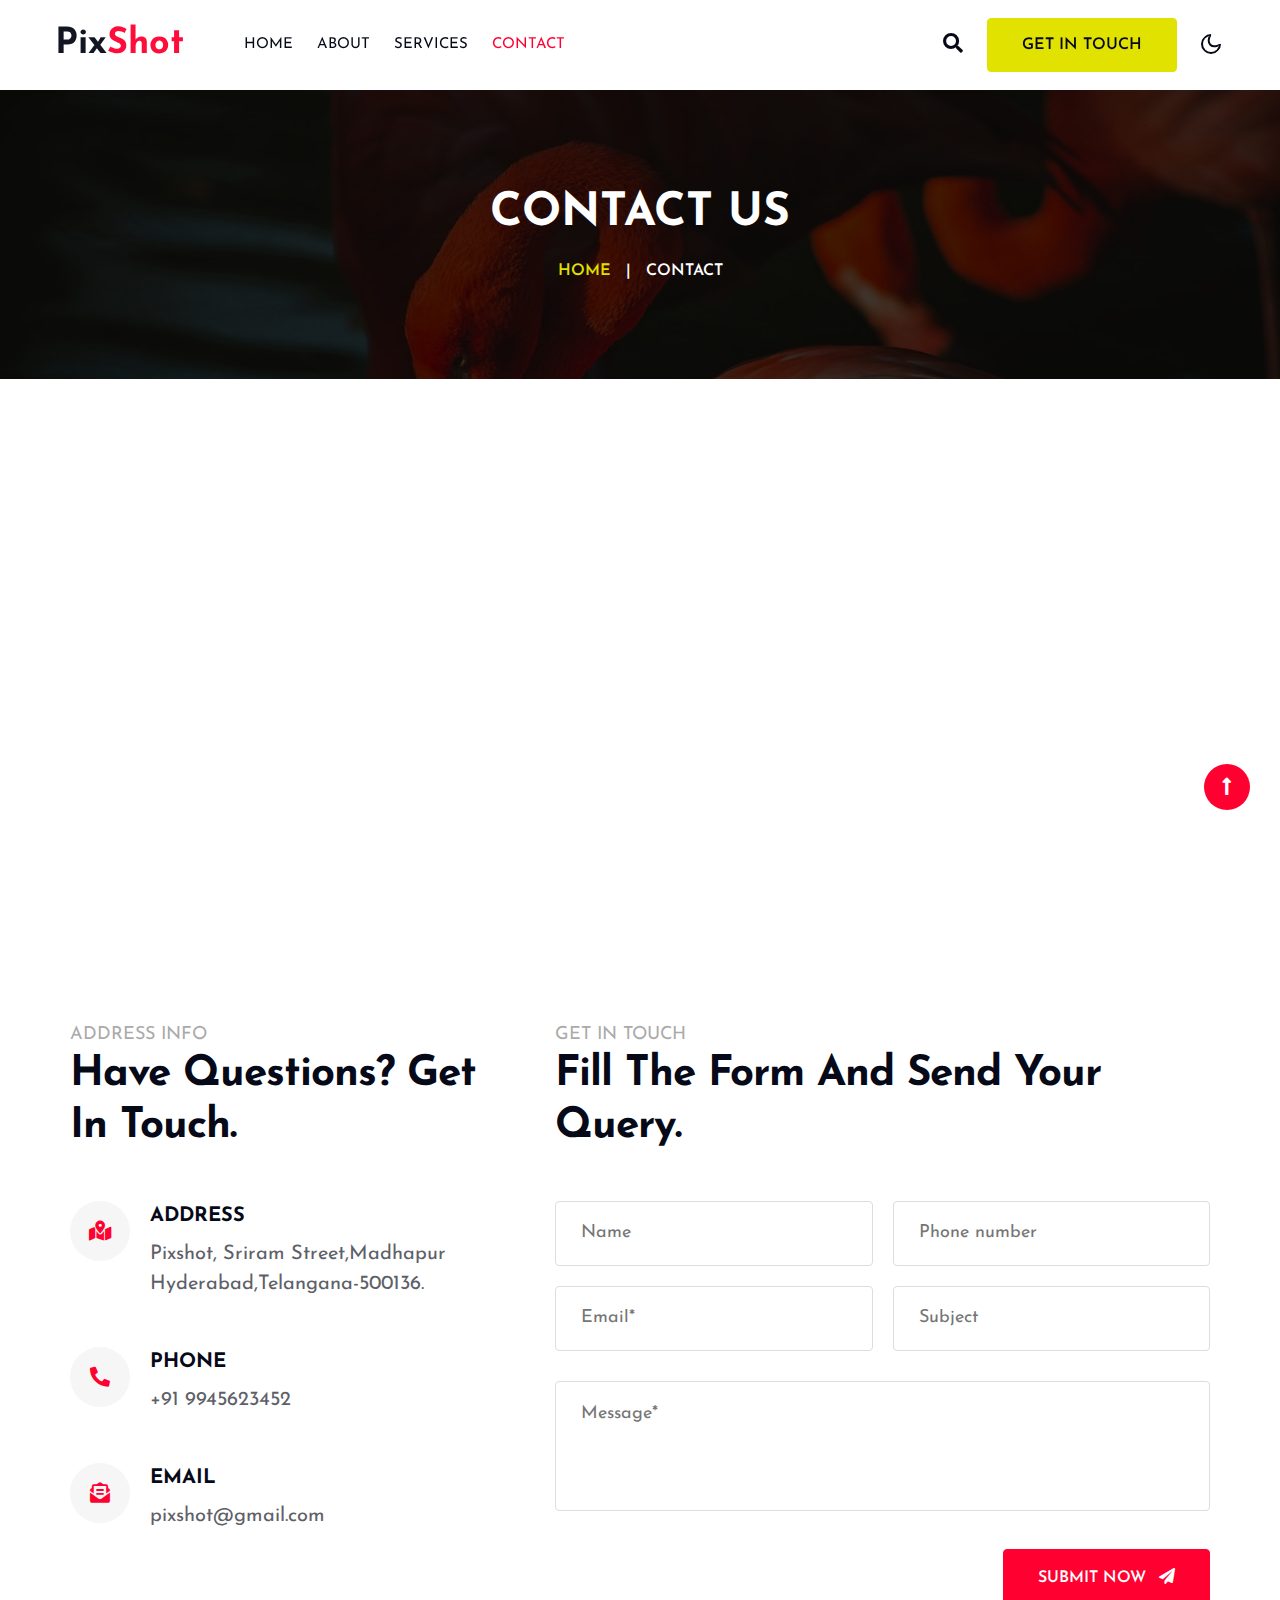
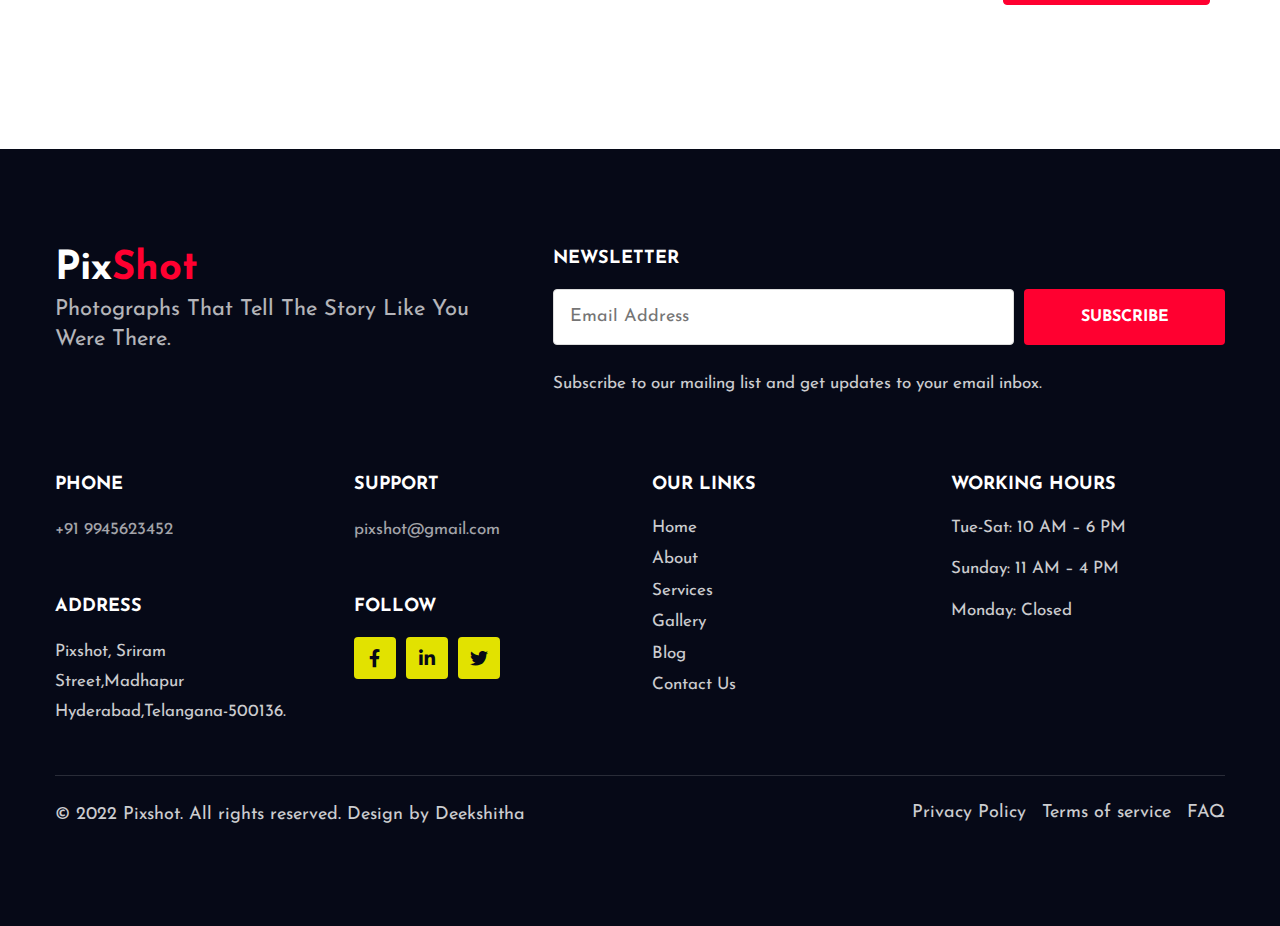
<file: contact.html>
<!--
Author: W3layouts
Author URL: http://w3layouts.com
-->
<!doctype html>
<html lang="en">

<head>
    <!-- Required meta tags -->
    <meta charset="utf-8">
    <meta name="viewport" content="width=device-width, initial-scale=1, shrink-to-fit=no">
    <title>PixShot - Photography Category Bootstrap Responsive Template | Contact :: W3layouts</title>
    <!--/google-fonts -->
    <link href="//fonts.googleapis.com/css2?family=Josefin+Sans:ital,wght@0,400;0,600;0,700;1,600&display=swap" rel="stylesheet">
    <!--//google-fonts -->
    <!-- Template CSS -->
    <link rel="stylesheet" href="assets/css/style-starter.css">
</head>
<!--/Header-->

<body>
    <header id="site-header" class="fixed-top">
        <div class="container">
            <nav class="navbar navbar-expand-lg navbar-light stroke py-lg-0">
                <h1><a class="navbar-brand pe-xl-5 pe-lg-4" href="index.html">
                        Pix<span class="log">Shot</span>
                    </a></h1>
                <button class="navbar-toggler collapsed" type="button" data-bs-toggle="collapse" data-bs-target="#navbarScroll" aria-controls="navbarScroll" aria-expanded="false" aria-label="Toggle navigation">
                    <span class="navbar-toggler-icon fa icon-expand fa-bars"></span>
                    <span class="navbar-toggler-icon fa icon-close fa-times"></span>
                </button>
                <div class="collapse navbar-collapse" id="navbarScroll">
                    <ul class="navbar-nav me-lg-auto my-2 my-lg-0 navbar-nav-scroll">
                        <li class="nav-item">
                            <a class="nav-link" aria-current="page" href="index.html">Home</a>
                        </li>
                        <li class="nav-item">
                            <a class="nav-link" href="about.html">About</a>
                        </li>
                        <li class="nav-item">
                            <a class="nav-link" href="services.html">Services</a>
                        </li>
                        <li class="nav-item">
                            <a class="nav-link active" href="contact.html">Contact</a>
                        </li>

                    </ul>
                    <!--/search-right-->
                    <ul class="header-search d-flex mx-lg-4">
                        <li class="nav-item search-right">
                            <a href="#search" class="" title="search"> <span class="fas fa-search me-lg-4" aria-hidden="true"></span></a>
                            <!-- search popup -->
                            <div id="search" class="pop-overlay">
                                <div class="popup">
                                    <h3 class="title-w3l two mb-4 text-left">Search Here</h3>
                                    <form action="#" method="GET" class="search-box d-flex position-relative">
                                        <input type="search" placeholder="Enter Keyword here" name="search" required="required" autofocus="">
                                        <button type="submit" class="btn btn-primary"><span class="fas fa-search" aria-hidden="true"></span></button>
                                    </form>
                                </div>
                                <a class="close" href="#close">×</a>
                            </div>
                            <!-- /search popup -->
                        </li>
                        <li class="nav-item propertyw3-btnhny">
                            <a href="#get" class="btn btn-style btn-secondary">Get In Touch</a>
                        </li>
                    </ul>
                    <!--//search-right-->
                </div>
                <!-- toggle switch for light and dark theme -->
                <div class="mobile-position">
                    <nav class="navigation">
                        <div class="theme-switch-wrapper">
                            <label class="theme-switch" for="checkbox">
                                <input type="checkbox" id="checkbox">
                                <div class="mode-container">
                                    <i class="gg-sun"></i>
                                    <i class="gg-moon"></i>
                                </div>
                            </label>
                        </div>
                    </nav>
                </div>
                <!-- //toggle switch for light and dark theme -->
            </nav>
        </div>
    </header>
    <!--//Header-->
    <!-- breadcrumb -->
    <section class="w3l-about-breadcrumb">
        <div class="breadcrumb-bg breadcrumb-bg-about">
            <div class="container py-5">
                <div class="w3breadcrumb-gids text-center py-sm-5 py-2">
                    <div class="w3breadcrumb-info">
                        <h2 class="w3ltop-title">Contact Us</h2>
                    </div>
                    <ul class="breadcrumbs-custom-path">
                        <li><a href="index.html">Home</a></li>
                        <li class="active"><span class="mid-icon">|</span> Contact </li>
                    </ul>
                </div>
            </div>
        </div>
    </section>
    <!--//breadcrumb-->
    <!--/contact-form/-->
    <section class="w3l-contact-main">
        <!--/contact-map-->
        <section class="w3l-contact-main" id="contact">
            <div class="map">
                <iframe src="https://www.google.com/maps/embed?pb=!1m18!1m12!1m3!1d387193.3059445135!2d-74.25986613799748!3d40.69714941774136!2m3!1f0!2f0!3f0!3m2!1i1024!2i768!4f13.1!4m3!3e3!4m0!4m0!5e0!3m2!1sen!2sin!4v1570181661801!5m2!1sen!2sin" allowfullscreen=""></iframe>
            </div>
        </section>
        <!--//contact-map-->
        <!--/contact-form-->
        <section class="w3l-contact-main  py-5" id="contact">
            <div class="container py-lg-5 py-md-3">
                <div class="contact-infhny">
                    <div class="container py-lg-5">
                        <div class="row top-map">
                            <div class="col-lg-5 w3l-contact-info pe-lg-5">
                                <h6 class="title-subhny">Address Info</h6>
                                <h3 class="title-w3l mb-5">
                                    Have Questions? Get in touch.</h3>
                                <div class="contact-infos">
                                    <div class="single-contact-infos">
                                        <div class="icon-box"> <span class="fas fa-map-marked-alt"></span></div>
                                        <div class="text-box">
                                            <h3 class="mb-2">Address</h3>
                                            <p>Pixshot, Sriram Street,Madhapur
                                                Hyderabad,Telangana-500136.</p>
                                        </div>
                                    </div>

                                    <div class="single-contact-infos mt-lg-5 mt-4">
                                        <div class="icon-box"> <span class="fas fa-phone-alt"></span></div>
                                        <div class="text-box">
                                            <h3 class="mb-2">Phone</h3>
                                            <p><a href="tel:+12 404-11-22-89">+91 9945623452</a></p>

                                        </div>
                                    </div>
                                    <div class="single-contact-infos mt-lg-5 mt-4">
                                        <div class="icon-box"> <span class="fas fa-envelope-open-text"></span></div>
                                        <div class="text-box">
                                            <h3 class="mb-2">Email</h3>
                                            <p> <a href="mailto:support@gmail.com">pixshot@gmail.com</a></p>
                                        </div>
                                    </div>
                                </div>
                            </div>
                            <div class="col-lg-7 map-content-9 mt-lg-0 mt-5">
                                <form action="https://sendmail.w3layouts.com/submitForm" method="post">
                                    <div class="form-top1">
                                        <div class="w3header-section text-left">
                                            <h6 class="title-subhny">Get In Touch </h6>
                                            <h3 class="title-w3l mb-md-5 mb-4">
                                                Fill the form and send your query.</h3>
                                        </div>

                                        <div class="form-top">
                                            <div class="form-top-left">
                                                <input type="text" name="w3lName" id="w3lName" placeholder="Name" required="">
                                                <input type="number" name="w3lPhone" placeholder="Phone number" required="">
                                                <input type="email" name="w3lSender" id="w3lSender" placeholder="Email*" required="">
                                                <input type="text" name="w3lSubject" id="w3lName" placeholder="Subject" required="">
                                            </div>
                                            <div class="form-top-righ">
                                                <textarea name="w3lMessage" id="w3lMessage" placeholder="Message*" required=""></textarea>
                                            </div>
                                        </div>
                                        <div class="text-lg-end text-center">
                                            <button type="submit" class="btn btn-style btn-primary">Submit Now <i class="fas fa-paper-plane ms-2"></i></button>
                                        </div>
                                    </div>
                                </form>
                            </div>
                        </div>
                    </div>
                </div>
            </div>
        </section>
        <!--//contact-form-->
        <!--/footer-->
        <footer class="w3l-footer">
            <div class="w3l-footer-16 py-5">
                <div class="container py-md-5 py-3">
                    <div class="row footer-p">
                        <div class="col-lg-5 pe-lg-5">
                            <h2 class="footerw3l-logo"><a class="navbar-brand" href="index.html">
                                    Pix<span class="log">Shot</span>
                                </a></h2>
                            <p class="footerw3-para">Photographs that tell the story like you were there.</p>
                        </div>
                        <div class="col-lg-7 mt-lg-0 mt-sm-5 mt-4">
                            <h3>Newsletter</h3>
                            <div class="end-column">
                                <form action="#" class="subscribe d-sm-flex" method="post">
                                    <input type="email" name="email" placeholder="Email Address" required="">
                                    <button class="btn btn-primary"> Subscribe</button>
                                </form>
                                <p class="mt-4">Subscribe to our mailing list and get updates to your email inbox.</p>
                            </div>
                        </div>
                    </div>
                    <div class="row footer-p pt-lg-4">
                        <div class="col-lg-3 col-md-6 pe-xl-5 pe-lg-4 mt-sm-5 mt-4">
                            <div class="column">
                                <h3>Phone</h3>
                                <p><a href="tel:+(21) 255 088 4943">+91 9945623452</a></p>
                            </div>

                            <div class="column mt-md-5 mt-4">
                                <h3>Address </h3>
                                <p>Pixshot, Sriram Street,Madhapur
                                    Hyderabad,Telangana-500136. </p>
                            </div>

                        </div>
                        <div class="col-lg-3 col-md-6 pe-xl-5 pe-lg-4 mt-sm-5 mt-4">

                            <div class="column">
                                <h3>Support</h3>
                                <p><a href="mailto:finagenc@mail.com" class="mail">pixshot@gmail.com</a></p>
                            </div>
                            <div class="column mt-md-5 mt-4">
                                <h3>Follow</h3>
                                <ul class="social">
                                    <li><a href="#facebook"><i class="fab fa-facebook-f"></i></a>
                                    </li>
                                    <li><a href="#linkedin"><i class="fab fa-linkedin-in"></i></a>
                                    </li>
                                    <li><a href="#twitter"><i class="fab fa-twitter"></i></a>
                                    </li>


                                </ul>
                            </div>

                        </div>
                        <div class="col-lg-3 col-md-6 pe-xl-5 pe-lg-4 mt-sm-5 mt-4">
                            <h3>Our Links</h3>
                            <ul class="footer-gd-links">
                                <li><a href="index.html">Home</a></li>
                                <li><a href="about.html">About
                                    </a></li>
                                <li><a href="services.html">Services</a>
                                </li>
                                <li><a href="#gallery">Gallery</a>
                                </li>
                                <li><a href="blog.html">Blog</a>
                                </li>
                                <li><a href="contact.html">Contact
                                        Us</a></li>
                            </ul>
                        </div>
                        <div class="col-lg-3 col-md-6 pe-xl-5 pe-lg-4 mt-sm-5 mt-4">
                            <h3>Working Hours</h3>
                            <ul class="timingsw3">
                                <li>Tue-Sat: 10 AM – 6 PM
                                </li>
                                <li class="my-3">Sunday: 11 AM – 4 PM 
                                </li>
                                <li>Monday: Closed
                                </li>
                            </ul>
                        </div>
                    </div>

                    <div class="below-section pt-4 mt-5">
                        <div class="row">

                            <p class="copy-text col-lg-7">&copy; 2022 Pixshot. All rights reserved. Design by <a href="https://w3layouts.com/" target="_blank"> Deekshitha</a>
                            </p>
                            <div class="col-lg-5 w3footer-gd-links d-flex">

                                <a href="#privacy">Privacy Policy</a>
                                <a href="#terms" class="mx-3">Terms of service</a>
                                <a href="#faq">FAQ</a>
                            </div>
                        </div>
                    </div>
                </div>
            </div>
        </footer>
        <!-- //footer -->
        <!--/Js-scripts-->
        <!-- move top -->
        <button onclick="topFunction()" id="movetop" title="Go to top">
            <span class="fas fa-long-arrow-alt-up" aria-hidden="true"></span>
        </button>
        <script>
            // When the user scrolls down 20px from the top of the document, show the button
            window.onscroll = function() {
                scrollFunction()
            };

            function scrollFunction() {
                if (document.body.scrollTop > 20 || document.documentElement.scrollTop > 20) {
                    document.getElementById("movetop").style.display = "block";
                } else {
                    document.getElementById("movetop").style.display = "none";
                }
            }

            // When the user clicks on the button, scroll to the top of the document
            function topFunction() {
                document.body.scrollTop = 0;
                document.documentElement.scrollTop = 0;
            }

        </script>
        <!-- //move-top-->
        <!-- Template JavaScript -->
        <script src="assets/js/jquery-3.3.1.min.js"></script>
        <script src="assets/js/theme-change.js"></script>
        <!-- MENU-JS -->
        <script>
            $(window).on("scroll", function() {
                var scroll = $(window).scrollTop();

                if (scroll >= 80) {
                    $("#site-header").addClass("nav-fixed");
                } else {
                    $("#site-header").removeClass("nav-fixed");
                }
            });

            //Main navigation Active Class Add Remove
            $(".navbar-toggler").on("click", function() {
                $("header").toggleClass("active");
            });
            $(document).on("ready", function() {
                if ($(window).width() > 991) {
                    $("header").removeClass("active");
                }
                $(window).on("resize", function() {
                    if ($(window).width() > 991) {
                        $("header").removeClass("active");
                    }
                });
            });

        </script>
        <!-- //MENU-JS -->

        <!-- disable body scroll which navbar is in active -->
        <script>
            $(function() {
                $('.navbar-toggler').click(function() {
                    $('body').toggleClass('noscroll');
                })
            });

        </script>
        <!-- //disable body scroll which navbar is in active -->

        <!-- //bootstrap -->
        <script src="assets/js/bootstrap.min.js"></script>

</body>

</html>
</file>
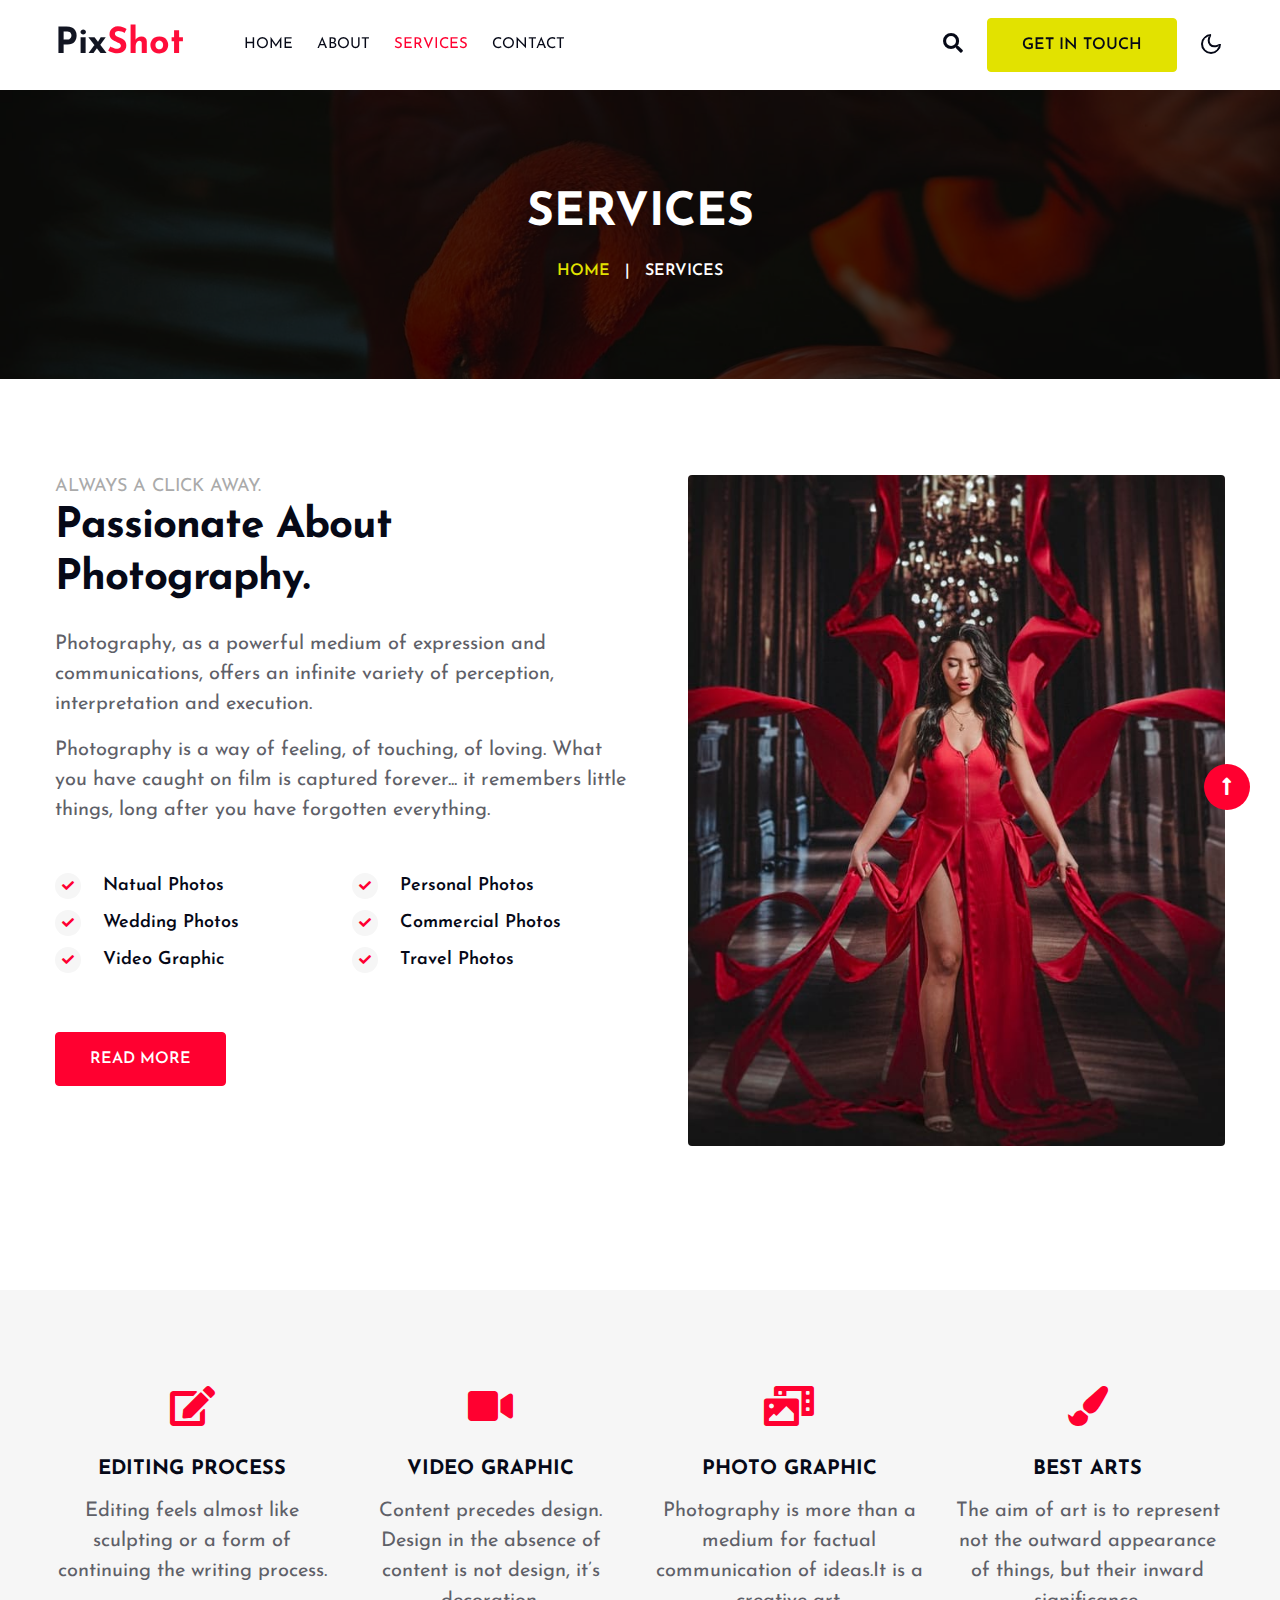
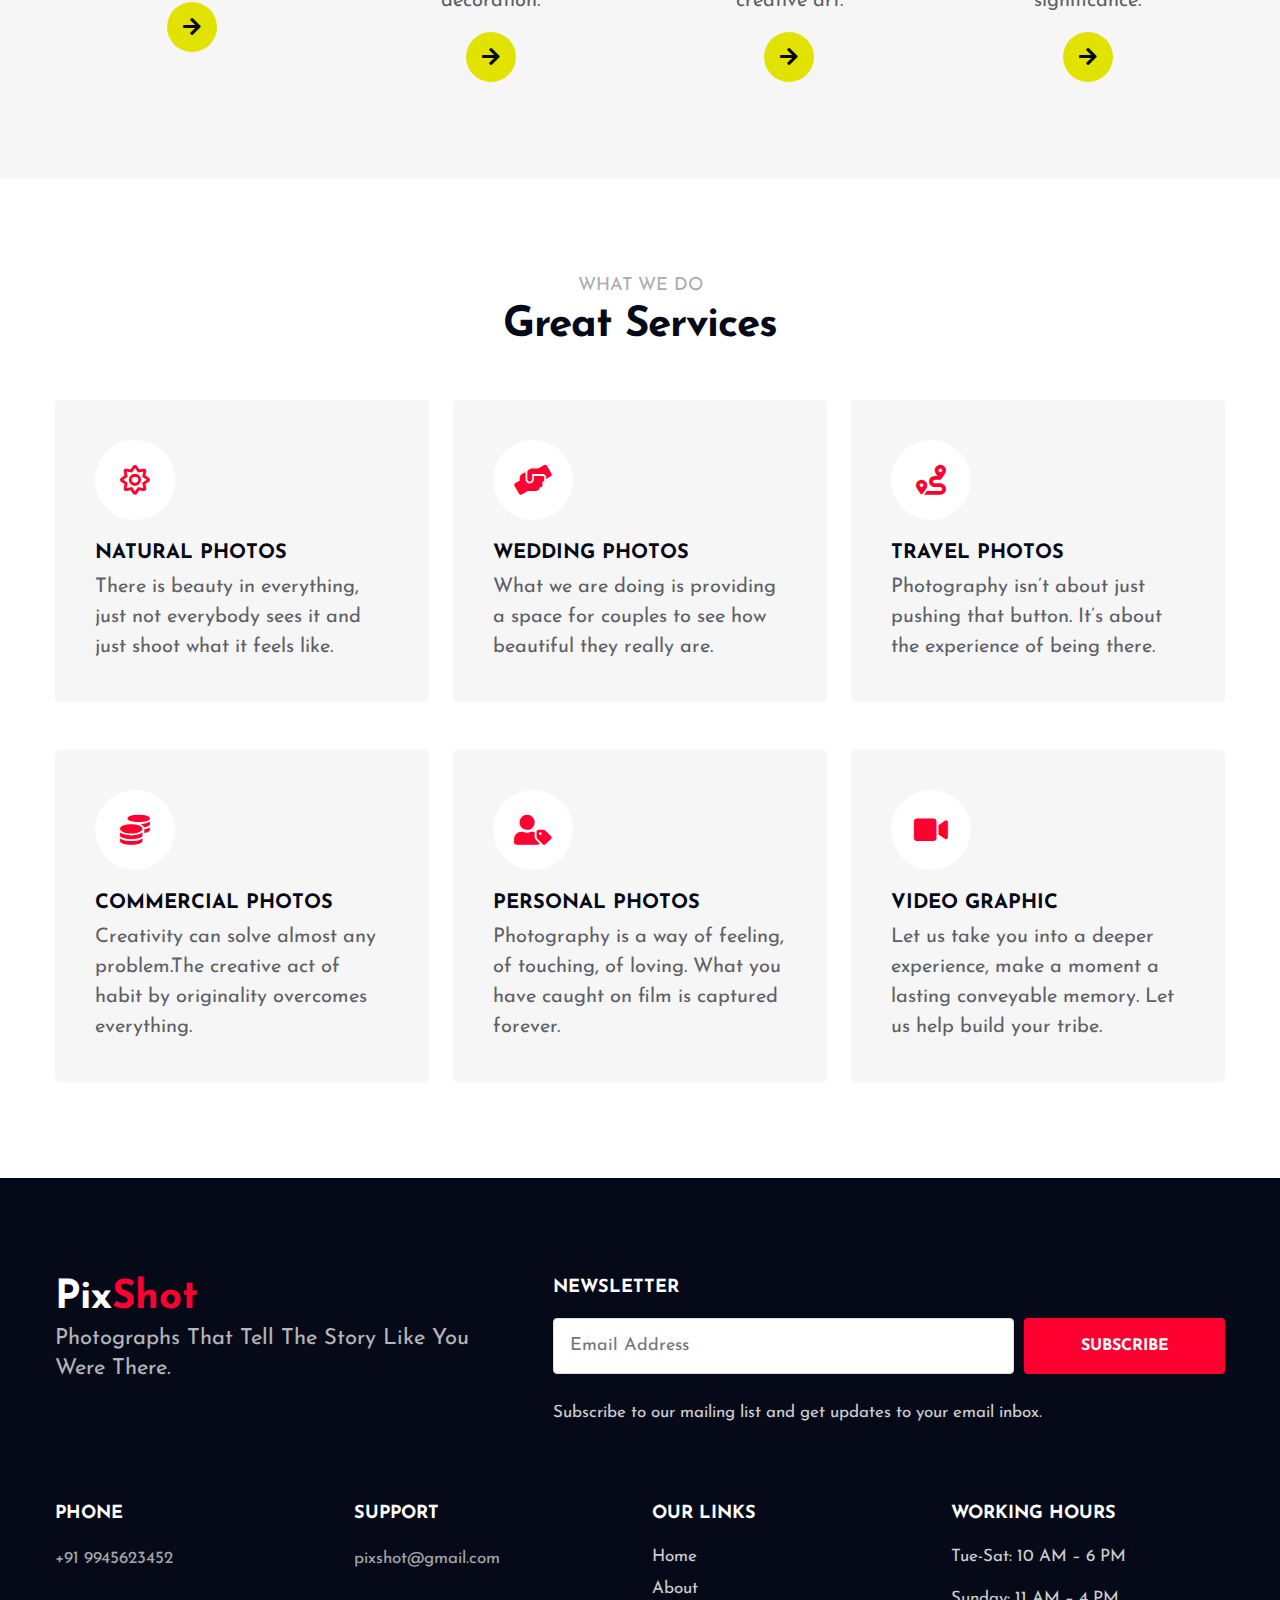
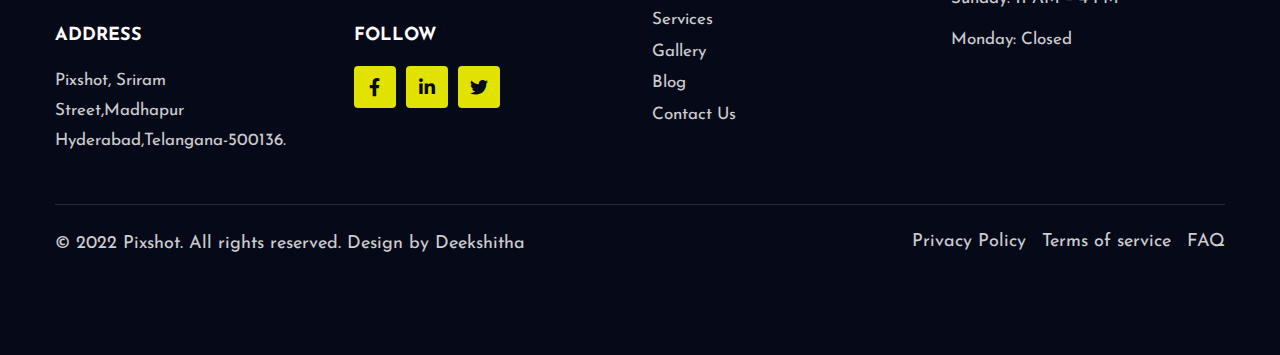
<file: services.html>
<!--
Author: W3layouts
Author URL: http://w3layouts.com
-->
<!doctype html>
<html lang="en">

<head>
    <!-- Required meta tags -->
    <meta charset="utf-8">
    <meta name="viewport" content="width=device-width, initial-scale=1, shrink-to-fit=no">
    <title>PixShot - Photography Category Bootstrap Responsive Template | Services :: W3layouts</title>
    <!--/google-fonts -->
    <link href="//fonts.googleapis.com/css2?family=Josefin+Sans:ital,wght@0,400;0,600;0,700;1,600&display=swap" rel="stylesheet">
    <!--//google-fonts -->
    <!-- Template CSS -->
    <link rel="stylesheet" href="assets/css/style-starter.css">
</head>
<!--/Header-->

<body>
    <header id="site-header" class="fixed-top">
        <div class="container">
            <nav class="navbar navbar-expand-lg navbar-light stroke py-lg-0">
                <h1><a class="navbar-brand pe-xl-5 pe-lg-4" href="index.html">
                        Pix<span class="log">Shot</span>
                    </a></h1>
                <button class="navbar-toggler collapsed" type="button" data-bs-toggle="collapse" data-bs-target="#navbarScroll" aria-controls="navbarScroll" aria-expanded="false" aria-label="Toggle navigation">
                    <span class="navbar-toggler-icon fa icon-expand fa-bars"></span>
                    <span class="navbar-toggler-icon fa icon-close fa-times"></span>
                </button>
                <div class="collapse navbar-collapse" id="navbarScroll">
                    <ul class="navbar-nav me-lg-auto my-2 my-lg-0 navbar-nav-scroll">
                        <li class="nav-item">
                            <a class="nav-link" aria-current="page" href="index.html">Home</a>
                        </li>
                        <li class="nav-item">
                            <a class="nav-link" href="about.html">About</a>
                        </li>
                        <li class="nav-item">
                            <a class="nav-link active" href="services.html">Services</a>
                        </li>
                        <li class="nav-item">
                            <a class="nav-link" href="contact.html">Contact</a>
                        </li>

                    </ul>
                    <!--/search-right-->
                    <ul class="header-search d-flex mx-lg-4">
                        <li class="nav-item search-right">
                            <a href="#search" class="" title="search"> <span class="fas fa-search me-lg-4" aria-hidden="true"></span></a>
                            <!-- search popup -->
                            <div id="search" class="pop-overlay">
                                <div class="popup">
                                    <h3 class="title-w3l two mb-4 text-left">Search Here</h3>
                                    <form action="#" method="GET" class="search-box d-flex position-relative">
                                        <input type="search" placeholder="Enter Keyword here" name="search" required="required" autofocus="">
                                        <button type="submit" class="btn btn-primary"><span class="fas fa-search" aria-hidden="true"></span></button>
                                    </form>
                                </div>
                                <a class="close" href="#close">×</a>
                            </div>
                            <!-- /search popup -->
                        </li>
                        <li class="nav-item propertyw3-btnhny">
                            <a href="#get" class="btn btn-style btn-secondary">Get In Touch</a>
                        </li>
                    </ul>
                    <!--//search-right-->
                </div>
                <!-- toggle switch for light and dark theme -->
                <div class="mobile-position">
                    <nav class="navigation">
                        <div class="theme-switch-wrapper">
                            <label class="theme-switch" for="checkbox">
                                <input type="checkbox" id="checkbox">
                                <div class="mode-container">
                                    <i class="gg-sun"></i>
                                    <i class="gg-moon"></i>
                                </div>
                            </label>
                        </div>
                    </nav>
                </div>
                <!-- //toggle switch for light and dark theme -->
            </nav>
        </div>
    </header>
    <!--//Header-->
    <!-- breadcrumb -->
    <section class="w3l-about-breadcrumb">
        <div class="breadcrumb-bg breadcrumb-bg-about">
            <div class="container py-5">
                <div class="w3breadcrumb-gids text-center py-sm-5 py-2">
                    <div class="w3breadcrumb-info">
                        <h2 class="w3ltop-title">Services</h2>
                    </div>
                    <ul class="breadcrumbs-custom-path">
                        <li><a href="index.html">Home</a></li>
                        <li class="active"><span class="mid-icon">|</span> Services </li>
                    </ul>
                </div>
            </div>
        </div>
    </section>
    <!--//breadcrumb-->
    <!--/about-section-->
    <section class="w3l-feature-with-photo-1" id="ab">
        <div class="feature-with-photo-hny py-5">
            <div class="container py-lg-5">
                <div class="ab-in-flow row mb-lg-5 mb-3">

                    <div class="col-lg-6 ab-right mb-lg-0 mb-4">
                        <h6 class="title-subhny">Always a click away.</h6>
                        <h3 class="title-w3l mb-4">Passionate about photography.

                        </h3>
                        <p class="">Photography, as a powerful medium of expression and communications, offers an infinite variety of perception, interpretation and execution.</p>
                        <p class="mt-3">Photography is a way of feeling, of touching, of loving. What you have caught on film is captured forever... it remembers little things, long after you have forgotten everything.</p>
                        <ul class="w3l-right-book w3l-right-book-grid mt-md-5 mt-4">
                            <li><span class="fas fa-check"></span> Natual Photos</li>
                            <li><span class="fas fa-check"></span> Personal Photos</li>
                            <li><span class="fas fa-check"></span> Wedding Photos</li>
                            <li><span class="fas fa-check"></span> Commercial Photos</li>
                            <li><span class="fas fa-check"></span> Video Graphic</li>
                            <li><span class="fas fa-check"></span>
                                Travel Photos</li>
                        </ul>

                        <div class="w3l-buttons mt-sm-5 mt-4">
                            <a class="btn btn-primary btn-style" href="services.html">Read More</a>

                        </div>
                    </div>
                    <div class="col-lg-6 ab-left ps-lg-5">
                        <img src="assets/images/g5.jpg" alt="" class="img-fluid radius-image">
                    </div>
                </div>

            </div>
        </div>
    </section>
    <!--//about-section-->
    <!--/features-8-->
    <section class="w3l-feature-8 py-5">
        <div class="container py-md-5 py-3">
            <div class="row text-center">
                <div class="col-lg-3 col-sm-6 feature-body">
                    <div class="feature-8-info">
                        <div class="feature-icon">
                            <i class="fas fa-edit"></i>
                        </div>
                        <div class="feature-info">
                            <h3 class="feature-title mb-2"><a href="services.html">Editing Process</a></h3>
                            <p class="mb-3">Editing feels almost like sculpting or a form of continuing the writing process. 
                            </p>
                            <a href="#" class="read-more-icon"><i class="fas fa-arrow-right"></i></a>
                        </div>
                    </div>
                </div>
                <div class="col-lg-3 col-sm-6 feature-body mt-sm-0 mt-5">
                    <div class="feature-8-info">
                        <div class="feature-icon">
                            <i class="fas fa-video"></i>
                        </div>
                        <div class="feature-info">
                            <h3 class="feature-title mb-2"><a href="services.html">Video Graphic</a></h3>
                            <p class="mb-3">Content precedes design. Design in the absence of content is not design, it’s decoration.
                            </p>
                            <a href="#" class="read-more-icon"><i class="fas fa-arrow-right"></i></a>
                        </div>
                    </div>
                </div>
                <div class="col-lg-3 col-sm-6 feature-body mt-lg-0 mt-5">
                    <div class="feature-8-info">
                        <div class="feature-icon">
                            <i class="fas fa-photo-video"></i>
                        </div>
                        <div class="feature-info">
                            <h3 class="feature-title mb-2"><a href="services.html">Photo Graphic</a></h3>
                            <p class="mb-3">Photography is more than a medium for factual communication of ideas.It is a creative art.
                            </p>
                            <a href="#" class="read-more-icon"><i class="fas fa-arrow-right"></i></a>
                        </div>
                    </div>
                </div>
                <div class="col-lg-3 col-sm-6 feature-body mt-lg-0 mt-5">
                    <div class="feature-8-info">
                        <div class="feature-icon">
                            <i class="fas fa-paint-brush"></i>
                        </div>
                        <div class="feature-info">
                            <h3 class="feature-title mb-2"><a href="services.html">Best Arts</a></h3>
                            <p class="mb-3">The aim of art is to represent not the outward appearance of things, but their inward significance.
                            </p>
                            <a href="#" class="read-more-icon"><i class="fas fa-arrow-right"></i></a>
                        </div>
                    </div>
                </div>
            </div>
        </div>
    </section>
    <!-- //features-8-->
    <!--/features-section-->
    <section class="w3l-services-page py-5" id="work">
        <div class="container py-md-5 py-2">
            <div class="text-center">
                <h6 class="title-subhny">What We Do</h6>
                <h3 class="title-w3l">Great Services</h3>
            </div>
            <div class="row justify-content-center">
                <div class="col-lg-4 col-md-6 mt-lg-5 mt-4">
                    <div class="grids-1 box-wrap">
                        <div class="icon">
                            <i class="far fa-sun"></i>
                        </div>
                        <div class="icon-info text-left">
                            <h4><a href="#service" class="title-head mt-0">Natural Photos</a></h4>
                            <p class="text-para">There is beauty in everything, just not everybody sees it and just shoot what it feels like. </p>
                        </div>
                    </div>
                </div>
                <div class="col-lg-4 col-md-6 mt-lg-5 mt-4">
                    <div class="grids-1 box-wrap">
                        <div class="icon">
                            <i class="fas fa-hands-helping"></i>
                        </div>
                        <div class="icon-info text-left">
                            <h4><a href="#service" class="title-head mt-0">
                                    Wedding Photos</a></h4>
                            <p class="text-para">What we are doing is providing a space for couples to see how beautiful they really are. </p>
                        </div>
                    </div>
                </div>
                <div class="col-lg-4 col-md-6 mt-lg-5 mt-4">
                    <div class="grids-1 box-wrap">
                        <div class="icon">
                            <i class="fas fa-route"></i>
                        </div>
                        <div class="icon-info text-left">
                            <h4><a href="#service" class="title-head mt-0">Travel Photos</a></h4>
                            <p class="text-para">Photography isn’t about just pushing that button. It’s about the experience of being there. </p>
                        </div>
                    </div>
                </div>
                <div class="col-lg-4 col-md-6 mt-lg-5 mt-4">
                    <div class="grids-1 box-wrap">
                        <div class="icon">
                            <i class="fas fa-coins"></i>
                        </div>
                        <div class="icon-info text-left">
                            <h4><a href="#service" class="title-head mt-0">Commercial Photos</a></h4>
                            <p class="text-para">Creativity can solve almost any problem.The creative act of habit by originality overcomes everything. </p>
                        </div>
                    </div>
                </div>
                <div class="col-lg-4 col-md-6 mt-lg-5 mt-4">
                    <div class="grids-1 box-wrap">
                        <div class="icon">
                            <i class="fas fa-user-tag"></i>
                        </div>
                        <div class="icon-info text-left">
                            <h4><a href="#service" class="title-head mt-0">
                                    Personal Photos</a></h4>
                            <p class="text-para">Photography is a way of feeling, of touching, of loving. What you have caught on film is captured forever. </p>
                        </div>
                    </div>
                </div>
                <div class="col-lg-4 col-md-6 mt-lg-5 mt-4">
                    <div class="grids-1 box-wrap">
                        <div class="icon">
                            <i class="fas fa-video"></i>
                        </div>
                        <div class="icon-info text-left">
                            <h4><a href="#service" class="title-head mt-0">
                                    Video Graphic</a></h4>
                            <p class="text-para">Let us take you into a deeper experience, make a moment a lasting conveyable memory. Let us help build your tribe. </p>
                        </div>
                    </div>
                </div>
            </div>
        </div>
    </section>
    <!--//features-section -->
    <!--/footer-->
    <footer class="w3l-footer">
        <div class="w3l-footer-16 py-5">
            <div class="container py-md-5 py-3">
                <div class="row footer-p">
                    <div class="col-lg-5 pe-lg-5">
                        <h2 class="footerw3l-logo"><a class="navbar-brand" href="index.html">
                                Pix<span class="log">Shot</span>
                            </a></h2>
                        <p class="footerw3-para">Photographs that tell the story like you were there.</p>
                    </div>
                    <div class="col-lg-7 mt-lg-0 mt-sm-5 mt-4">
                        <h3>Newsletter</h3>
                        <div class="end-column">
                            <form action="#" class="subscribe d-sm-flex" method="post">
                                <input type="email" name="email" placeholder="Email Address" required="">
                                <button class="btn btn-primary"> Subscribe</button>
                            </form>
                            <p class="mt-4">Subscribe to our mailing list and get updates to your email inbox.</p>
                        </div>
                    </div>
                </div>
                <div class="row footer-p pt-lg-4">
                    <div class="col-lg-3 col-md-6 pe-xl-5 pe-lg-4 mt-sm-5 mt-4">
                        <div class="column">
                            <h3>Phone</h3>
                            <p><a href="tel:+(21) 255 088 4943">+91 9945623452</a></p>
                        </div>

                        <div class="column mt-md-5 mt-4">
                            <h3>Address </h3>
                            <p>Pixshot, Sriram Street,Madhapur
                                Hyderabad,Telangana-500136.</p>
                        </div>

                    </div>
                    <div class="col-lg-3 col-md-6 pe-xl-5 pe-lg-4 mt-sm-5 mt-4">

                        <div class="column">
                            <h3>Support</h3>
                            <p><a href="mailto:finagenc@mail.com" class="mail">pixshot@gmail.com</a></p>
                        </div>
                        <div class="column mt-md-5 mt-4">
                            <h3>Follow</h3>
                            <ul class="social">
                                <li><a href="#facebook"><i class="fab fa-facebook-f"></i></a>
                                </li>
                                <li><a href="#linkedin"><i class="fab fa-linkedin-in"></i></a>
                                </li>
                                <li><a href="#twitter"><i class="fab fa-twitter"></i></a>
                                </li>


                            </ul>
                        </div>

                    </div>
                    <div class="col-lg-3 col-md-6 pe-xl-5 pe-lg-4 mt-sm-5 mt-4">
                        <h3>Our Links</h3>
                        <ul class="footer-gd-links">
                            <li><a href="index.html">Home</a></li>
                            <li><a href="about.html">About
                                </a></li>
                            <li><a href="services.html">Services</a>
                            </li>
                            <li><a href="#gallery">Gallery</a>
                            </li>
                            <li><a href="blog.html">Blog</a>
                            </li>
                            <li><a href="contact.html">Contact
                                    Us</a></li>
                        </ul>
                    </div>
                    <div class="col-lg-3 col-md-6 pe-xl-5 pe-lg-4 mt-sm-5 mt-4">
                        <h3>Working Hours</h3>
                        <ul class="timingsw3">
                            <li>Tue-Sat: 10 AM – 6 PM
                            </li>
                            <li class="my-3">Sunday: 11 AM – 4 PM
                            </li>
                            <li>Monday: Closed
                            </li>
                        </ul>
                    </div>
                </div>

                <div class="below-section pt-4 mt-5">
                    <div class="row">

                        <p class="copy-text col-lg-7">&copy; 2022 Pixshot. All rights reserved. Design by <a href="https://w3layouts.com/" target="_blank"> Deekshitha</a>
                        </p>
                        <div class="col-lg-5 w3footer-gd-links d-flex">

                            <a href="#privacy">Privacy Policy</a>
                            <a href="#terms" class="mx-3">Terms of service</a>
                            <a href="#faq">FAQ</a>
                        </div>
                    </div>
                </div>
            </div>
        </div>
    </footer>
    <!-- //footer -->
    <!--/Js-scripts-->
    <!-- move top -->
    <button onclick="topFunction()" id="movetop" title="Go to top">
        <span class="fas fa-long-arrow-alt-up" aria-hidden="true"></span>
    </button>
    <script>
        // When the user scrolls down 20px from the top of the document, show the button
        window.onscroll = function() {
            scrollFunction()
        };

        function scrollFunction() {
            if (document.body.scrollTop > 20 || document.documentElement.scrollTop > 20) {
                document.getElementById("movetop").style.display = "block";
            } else {
                document.getElementById("movetop").style.display = "none";
            }
        }

        // When the user clicks on the button, scroll to the top of the document
        function topFunction() {
            document.body.scrollTop = 0;
            document.documentElement.scrollTop = 0;
        }

    </script>
    <!-- //move-top-->
    <!-- Template JavaScript -->
    <script src="assets/js/jquery-3.3.1.min.js"></script>
    <script src="assets/js/theme-change.js"></script>
    <!-- MENU-JS -->
    <script>
        $(window).on("scroll", function() {
            var scroll = $(window).scrollTop();

            if (scroll >= 80) {
                $("#site-header").addClass("nav-fixed");
            } else {
                $("#site-header").removeClass("nav-fixed");
            }
        });

        //Main navigation Active Class Add Remove
        $(".navbar-toggler").on("click", function() {
            $("header").toggleClass("active");
        });
        $(document).on("ready", function() {
            if ($(window).width() > 991) {
                $("header").removeClass("active");
            }
            $(window).on("resize", function() {
                if ($(window).width() > 991) {
                    $("header").removeClass("active");
                }
            });
        });

    </script>
    <!-- //MENU-JS -->

    <!-- disable body scroll which navbar is in active -->
    <script>
        $(function() {
            $('.navbar-toggler').click(function() {
                $('body').toggleClass('noscroll');
            })
        });

    </script>
    <!-- //disable body scroll which navbar is in active -->

    <!-- //bootstrap -->
    <script src="assets/js/bootstrap.min.js"></script>

</body>

</html>
</file>
<file: assets/css/style-starter.css>
/*--
Author: W3layouts
Author URL: http://w3layouts.com
--*/
@charset "UTF-8";

/*!
 * Bootstrap v5.0.1 (https://getbootstrap.com/)
 * Copyright 2011-2021 The Bootstrap Authors
 * Copyright 2011-2021 Twitter, Inc.
 * Licensed under MIT (https://github.com/twbs/bootstrap/blob/main/LICENSE)
 */
:root {
    --bs-blue: #0d6efd;
    --bs-indigo: #6610f2;
    --bs-purple: #6f42c1 --bs-pink: #d63384;
    --bs-red: #dc3545;
    --bs-orange: #fd7e14;
    --bs-yellow: #ffc107;
    --bs-green: #198754;
    --bs-teal: #20c997;
    --bs-cyan: #0dcaf0;
    --bs-white: #fff;
    --bs-gray: #6c757d;
    --bs-gray-dark: #343a40;
    --bs-primary: #0d6efd;
    --bs-secondary: #6c757d;
    --bs-success: #198754;
    --bs-info: #0dcaf0;
    --bs-warning: #ffc107;
    --bs-danger: #dc3545;
    --bs-light: #f8f9fa;
    --bs-dark: #212529;
    --bs-font-sans-serif: system-ui, -apple-system, "Segoe UI", Roboto, "Helvetica Neue", Arial, "Noto Sans", "Liberation Sans", sans-serif, "Apple Color Emoji", "Segoe UI Emoji", "Segoe UI Symbol", "Noto Color Emoji";
    --bs-font-monospace: SFMono-Regular, Menlo, Monaco, Consolas, "Liberation Mono", "Courier New", monospace;
    --bs-gradient: linear-gradient(180deg, rgba(255, 255, 255, 0.15), rgba(255, 255, 255, 0))
}

*,
::after,
::before {
    box-sizing: border-box
}

@media (prefers-reduced-motion:no-preference) {
    :root {
        scroll-behavior: smooth
    }
}

body {
    margin: 0;
    font-family: 'Josefin Sans', sans-serif;
    font-size: 1rem;
    font-weight: 400;
    line-height: 1.5;
    color: #212529;
    background-color: #fff;
    -webkit-text-size-adjust: 100%;
    -webkit-tap-highlight-color: transparent
}

hr {
    margin: 1rem 0;
    color: inherit;
    background-color: currentColor;
    border: 0;
    opacity: .25
}

hr:not([size]) {
    height: 1px
}

.h1,
.h2,
.h3,
.h4,
.h5,
.h6,
h1 a,
h2 a,
h3 a,
h4 a,
h5 a,
h6 a {
    margin-top: 0;
    margin-bottom: .5rem;
    font-weight: 600;
    line-height: 1.2;
    font-family: 'Josefin Sans', sans-serif;
}

.h1,
h1 {
    font-size: calc(1.375rem + 1.5vw)
}

@media (min-width:1200px) {

    .h1,
    h1 {
        font-size: 2.5rem
    }
}

.h2,
h2 {
    font-size: calc(1.325rem + .9vw)
}

@media (min-width:1200px) {

    .h2,
    h2 {
        font-size: 2rem
    }
}

.h3,
h3 {
    font-size: calc(1.3rem + .6vw)
}

@media (min-width:1200px) {

    .h3,
    h3 {
        font-size: 1.75rem
    }
}

.h4,
h4 {
    font-size: calc(1.275rem + .3vw)
}

@media (min-width:1200px) {

    .h4,
    h4 {
        font-size: 1.5rem
    }
}

.h5,
h5 {
    font-size: 1.25rem
}

.h6,
h6 {
    font-size: 1rem
}

p {
    margin-top: 0;
    margin-bottom: 1rem
}

abbr[data-bs-original-title],
abbr[title] {
    -webkit-text-decoration: underline dotted;
    text-decoration: underline dotted;
    cursor: help;
    -webkit-text-decoration-skip-ink: none;
    text-decoration-skip-ink: none
}

address {
    margin-bottom: 1rem;
    font-style: normal;
    line-height: inherit
}

ol,
ul {
    padding-left: 2rem
}

dl,
ol,
ul {
    margin-top: 0;
    margin-bottom: 1rem
}

ol ol,
ol ul,
ul ol,
ul ul {
    margin-bottom: 0
}

dt {
    font-weight: 700
}

dd {
    margin-bottom: .5rem;
    margin-left: 0
}

blockquote {
    margin: 0 0 1rem
}

b,
strong {
    font-weight: bolder
}

.small,
small {
    font-size: .875em
}

.mark,
mark {
    padding: .2em;
    background-color: #fcf8e3
}

sub,
sup {
    position: relative;
    font-size: .75em;
    line-height: 0;
    vertical-align: baseline
}

sub {
    bottom: -.25em
}

sup {
    top: -.5em
}

a {
    color: var(--primary-color);
    text-decoration: underline
}

a:hover {
    color: var(--primary-color);
}

a:not([href]):not([class]),
a:not([href]):not([class]):hover {
    color: inherit;
    text-decoration: none
}

code,
kbd,
pre,
samp {
    font-size: 1em;
    direction: ltr;
    unicode-bidi: bidi-override
}

pre {
    display: block;
    margin-top: 0;
    margin-bottom: 1rem;
    overflow: auto;
    font-size: .875em
}

pre code {
    font-size: inherit;
    color: inherit;
    word-break: normal
}

code {
    font-size: .875em;
    color: #d63384;
    word-wrap: break-word
}

a > code {
    color: inherit
}

kbd {
    padding: .2rem .4rem;
    font-size: .875em;
    color: #fff;
    background-color: #212529;
    border-radius: .2rem
}

kbd kbd {
    padding: 0;
    font-size: 1em;
    font-weight: 700
}

figure {
    margin: 0 0 1rem
}

img,
svg {
    vertical-align: middle
}

table {
    caption-side: bottom;
    border-collapse: collapse
}

caption {
    padding-top: .5rem;
    padding-bottom: .5rem;
    color: #6c757d;
    text-align: left
}

th {
    text-align: inherit;
    text-align: -webkit-match-parent
}

tbody,
td,
tfoot,
th,
thead,
tr {
    border-color: inherit;
    border-style: solid;
    border-width: 0
}

label {
    display: inline-block
}

button {
    border-radius: 0
}

button:focus:not(:focus-visible) {
    outline: 0
}

button,
input,
optgroup,
select,
textarea {
    margin: 0;
    font-size: inherit;
    line-height: inherit font-family 'Josefin Sans', sans-serif;
}

button,
select {
    text-transform: none
}

[role=button] {
    cursor: pointer
}

select {
    word-wrap: normal
}

select:disabled {
    opacity: 1
}

[list]::-webkit-calendar-picker-indicator {
    display: none
}

[type=button],
[type=reset],
[type=submit],
button {
    -webkit-appearance: button
}

[type=button]:not(:disabled),
[type=reset]:not(:disabled),
[type=submit]:not(:disabled),
button:not(:disabled) {
    cursor: pointer
}

::-moz-focus-inner {
    padding: 0;
    border-style: none
}

textarea {
    resize: vertical
}

fieldset {
    min-width: 0;
    padding: 0;
    margin: 0;
    border: 0
}

legend {
    float: left;
    width: 100%;
    padding: 0;
    margin-bottom: .5rem;
    font-size: calc(1.275rem + .3vw);
    line-height: inherit
}

@media (min-width:1200px) {
    legend {
        font-size: 1.5rem
    }
}

legend + * {
    clear: left
}

::-webkit-datetime-edit-day-field,
::-webkit-datetime-edit-fields-wrapper,
::-webkit-datetime-edit-hour-field,
::-webkit-datetime-edit-minute,
::-webkit-datetime-edit-month-field,
::-webkit-datetime-edit-text,
::-webkit-datetime-edit-year-field {
    padding: 0
}

::-webkit-inner-spin-button {
    height: auto
}

[type=search] {
    outline-offset: -2px;
    -webkit-appearance: textfield
}

::-webkit-search-decoration {
    -webkit-appearance: none
}

::-webkit-color-swatch-wrapper {
    padding: 0
}

::file-selector-button {
    font: inherit
}

::-webkit-file-upload-button {
    font: inherit;
    -webkit-appearance: button
}

output {
    display: inline-block
}

iframe {
    border: 0
}

summary {
    display: list-item;
    cursor: pointer
}

progress {
    vertical-align: baseline
}

[hidden] {
    display: none !important
}

.lead {
    font-size: 1.25rem;
    font-weight: 300
}

.display-1 {
    font-size: calc(1.625rem + 4.5vw);
    font-weight: 300;
    line-height: 1.2
}

@media (min-width:1200px) {
    .display-1 {
        font-size: 5rem
    }
}

.display-2 {
    font-size: calc(1.575rem + 3.9vw);
    font-weight: 300;
    line-height: 1.2
}

@media (min-width:1200px) {
    .display-2 {
        font-size: 4.5rem
    }
}

.display-3 {
    font-size: calc(1.525rem + 3.3vw);
    font-weight: 300;
    line-height: 1.2
}

@media (min-width:1200px) {
    .display-3 {
        font-size: 4rem
    }
}

.display-4 {
    font-size: calc(1.475rem + 2.7vw);
    font-weight: 300;
    line-height: 1.2
}

@media (min-width:1200px) {
    .display-4 {
        font-size: 3.5rem
    }
}

.display-5 {
    font-size: calc(1.425rem + 2.1vw);
    font-weight: 300;
    line-height: 1.2
}

@media (min-width:1200px) {
    .display-5 {
        font-size: 3rem
    }
}

.display-6 {
    font-size: calc(1.375rem + 1.5vw);
    font-weight: 300;
    line-height: 1.2
}

@media (min-width:1200px) {
    .display-6 {
        font-size: 2.5rem
    }
}

.list-unstyled {
    padding-left: 0;
    list-style: none
}

.list-inline {
    padding-left: 0;
    list-style: none
}

.list-inline-item {
    display: inline-block
}

.list-inline-item:not(:last-child) {
    margin-right: .5rem
}

.initialism {
    font-size: .875em;
    text-transform: uppercase
}

.blockquote {
    margin-bottom: 1rem;
    font-size: 1.25rem
}

.blockquote > :last-child {
    margin-bottom: 0
}

.blockquote-footer {
    margin-top: -1rem;
    margin-bottom: 1rem;
    font-size: .875em;
    color: #6c757d
}

.blockquote-footer::before {
    content: "— "
}

.img-fluid {
    max-width: 100%;
    height: auto
}

.img-thumbnail {
    padding: .25rem;
    background-color: #fff;
    border: 1px solid #dee2e6;
    border-radius: .25rem;
    max-width: 100%;
    height: auto
}

.figure {
    display: inline-block
}

.figure-img {
    margin-bottom: .5rem;
    line-height: 1
}

.figure-caption {
    font-size: .875em;
    color: #6c757d
}

.container,
.container-fluid,
.container-lg,
.container-md,
.container-sm,
.container-xl,
.container-xxl {
    width: 100%;
    padding-right: var(--bs-gutter-x, .75rem);
    padding-left: var(--bs-gutter-x, .75rem);
    margin-right: auto;
    margin-left: auto
}

@media (min-width:576px) {

    .container,
    .container-sm {
        max-width: 540px
    }
}

@media (min-width:768px) {

    .container,
    .container-md,
    .container-sm {
        max-width: 720px
    }
}

@media (min-width:992px) {

    .container,
    .container-lg,
    .container-md,
    .container-sm {
        max-width: 960px
    }
}

@media (min-width:1200px) {

    .container,
    .container-lg,
    .container-md,
    .container-sm,
    .container-xl {
        max-width: 1140px
    }
}

@media (min-width:1400px) {

    .container,
    .container-lg,
    .container-md,
    .container-sm,
    .container-xl,
    .container-xxl {
        max-width: 1320px
    }
}

.row {
    --bs-gutter-x: 1.5rem;
    --bs-gutter-y: 0;
    display: flex;
    flex-wrap: wrap;
    margin-top: calc(var(--bs-gutter-y) * -1);
    margin-right: calc(var(--bs-gutter-x)/ -2);
    margin-left: calc(var(--bs-gutter-x)/ -2)
}

.row > * {
    flex-shrink: 0;
    width: 100%;
    max-width: 100%;
    padding-right: calc(var(--bs-gutter-x)/ 2);
    padding-left: calc(var(--bs-gutter-x)/ 2);
    margin-top: var(--bs-gutter-y)
}

.col {
    flex: 1 0 0%
}

.row-cols-auto > * {
    flex: 0 0 auto;
    width: auto
}

.row-cols-1 > * {
    flex: 0 0 auto;
    width: 100%
}

.row-cols-2 > * {
    flex: 0 0 auto;
    width: 50%
}

.row-cols-3 > * {
    flex: 0 0 auto;
    width: 33.3333333333%
}

.row-cols-4 > * {
    flex: 0 0 auto;
    width: 25%
}

.row-cols-5 > * {
    flex: 0 0 auto;
    width: 20%
}

.row-cols-6 > * {
    flex: 0 0 auto;
    width: 16.6666666667%
}

.col-auto {
    flex: 0 0 auto;
    width: auto
}

.col-1 {
    flex: 0 0 auto;
    width: 8.3333333333%
}

.col-2 {
    flex: 0 0 auto;
    width: 16.6666666667%
}

.col-3 {
    flex: 0 0 auto;
    width: 25%
}

.col-4 {
    flex: 0 0 auto;
    width: 33.3333333333%
}

.col-5 {
    flex: 0 0 auto;
    width: 41.6666666667%
}

.col-6 {
    flex: 0 0 auto;
    width: 50%
}

.col-7 {
    flex: 0 0 auto;
    width: 58.3333333333%
}

.col-8 {
    flex: 0 0 auto;
    width: 66.6666666667%
}

.col-9 {
    flex: 0 0 auto;
    width: 75%
}

.col-10 {
    flex: 0 0 auto;
    width: 83.3333333333%
}

.col-11 {
    flex: 0 0 auto;
    width: 91.6666666667%
}

.col-12 {
    flex: 0 0 auto;
    width: 100%
}

.offset-1 {
    margin-left: 8.3333333333%
}

.offset-2 {
    margin-left: 16.6666666667%
}

.offset-3 {
    margin-left: 25%
}

.offset-4 {
    margin-left: 33.3333333333%
}

.offset-5 {
    margin-left: 41.6666666667%
}

.offset-6 {
    margin-left: 50%
}

.offset-7 {
    margin-left: 58.3333333333%
}

.offset-8 {
    margin-left: 66.6666666667%
}

.offset-9 {
    margin-left: 75%
}

.offset-10 {
    margin-left: 83.3333333333%
}

.offset-11 {
    margin-left: 91.6666666667%
}

.g-0,
.gx-0 {
    --bs-gutter-x: 0
}

.g-0,
.gy-0 {
    --bs-gutter-y: 0
}

.g-1,
.gx-1 {
    --bs-gutter-x: 0.25rem
}

.g-1,
.gy-1 {
    --bs-gutter-y: 0.25rem
}

.g-2,
.gx-2 {
    --bs-gutter-x: 0.5rem
}

.g-2,
.gy-2 {
    --bs-gutter-y: 0.5rem
}

.g-3,
.gx-3 {
    --bs-gutter-x: 1rem
}

.g-3,
.gy-3 {
    --bs-gutter-y: 1rem
}

.g-4,
.gx-4 {
    --bs-gutter-x: 1.5rem
}

.g-4,
.gy-4 {
    --bs-gutter-y: 1.5rem
}

.g-5,
.gx-5 {
    --bs-gutter-x: 3rem
}

.g-5,
.gy-5 {
    --bs-gutter-y: 3rem
}

@media (min-width:576px) {
    .col-sm {
        flex: 1 0 0%
    }

    .row-cols-sm-auto > * {
        flex: 0 0 auto;
        width: auto
    }

    .row-cols-sm-1 > * {
        flex: 0 0 auto;
        width: 100%
    }

    .row-cols-sm-2 > * {
        flex: 0 0 auto;
        width: 50%
    }

    .row-cols-sm-3 > * {
        flex: 0 0 auto;
        width: 33.3333333333%
    }

    .row-cols-sm-4 > * {
        flex: 0 0 auto;
        width: 25%
    }

    .row-cols-sm-5 > * {
        flex: 0 0 auto;
        width: 20%
    }

    .row-cols-sm-6 > * {
        flex: 0 0 auto;
        width: 16.6666666667%
    }

    .col-sm-auto {
        flex: 0 0 auto;
        width: auto
    }

    .col-sm-1 {
        flex: 0 0 auto;
        width: 8.3333333333%
    }

    .col-sm-2 {
        flex: 0 0 auto;
        width: 16.6666666667%
    }

    .col-sm-3 {
        flex: 0 0 auto;
        width: 25%
    }

    .col-sm-4 {
        flex: 0 0 auto;
        width: 33.3333333333%
    }

    .col-sm-5 {
        flex: 0 0 auto;
        width: 41.6666666667%
    }

    .col-sm-6 {
        flex: 0 0 auto;
        width: 50%
    }

    .col-sm-7 {
        flex: 0 0 auto;
        width: 58.3333333333%
    }

    .col-sm-8 {
        flex: 0 0 auto;
        width: 66.6666666667%
    }

    .col-sm-9 {
        flex: 0 0 auto;
        width: 75%
    }

    .col-sm-10 {
        flex: 0 0 auto;
        width: 83.3333333333%
    }

    .col-sm-11 {
        flex: 0 0 auto;
        width: 91.6666666667%
    }

    .col-sm-12 {
        flex: 0 0 auto;
        width: 100%
    }

    .offset-sm-0 {
        margin-left: 0
    }

    .offset-sm-1 {
        margin-left: 8.3333333333%
    }

    .offset-sm-2 {
        margin-left: 16.6666666667%
    }

    .offset-sm-3 {
        margin-left: 25%
    }

    .offset-sm-4 {
        margin-left: 33.3333333333%
    }

    .offset-sm-5 {
        margin-left: 41.6666666667%
    }

    .offset-sm-6 {
        margin-left: 50%
    }

    .offset-sm-7 {
        margin-left: 58.3333333333%
    }

    .offset-sm-8 {
        margin-left: 66.6666666667%
    }

    .offset-sm-9 {
        margin-left: 75%
    }

    .offset-sm-10 {
        margin-left: 83.3333333333%
    }

    .offset-sm-11 {
        margin-left: 91.6666666667%
    }

    .g-sm-0,
    .gx-sm-0 {
        --bs-gutter-x: 0
    }

    .g-sm-0,
    .gy-sm-0 {
        --bs-gutter-y: 0
    }

    .g-sm-1,
    .gx-sm-1 {
        --bs-gutter-x: 0.25rem
    }

    .g-sm-1,
    .gy-sm-1 {
        --bs-gutter-y: 0.25rem
    }

    .g-sm-2,
    .gx-sm-2 {
        --bs-gutter-x: 0.5rem
    }

    .g-sm-2,
    .gy-sm-2 {
        --bs-gutter-y: 0.5rem
    }

    .g-sm-3,
    .gx-sm-3 {
        --bs-gutter-x: 1rem
    }

    .g-sm-3,
    .gy-sm-3 {
        --bs-gutter-y: 1rem
    }

    .g-sm-4,
    .gx-sm-4 {
        --bs-gutter-x: 1.5rem
    }

    .g-sm-4,
    .gy-sm-4 {
        --bs-gutter-y: 1.5rem
    }

    .g-sm-5,
    .gx-sm-5 {
        --bs-gutter-x: 3rem
    }

    .g-sm-5,
    .gy-sm-5 {
        --bs-gutter-y: 3rem
    }
}

@media (min-width:768px) {
    .col-md {
        flex: 1 0 0%
    }

    .row-cols-md-auto > * {
        flex: 0 0 auto;
        width: auto
    }

    .row-cols-md-1 > * {
        flex: 0 0 auto;
        width: 100%
    }

    .row-cols-md-2 > * {
        flex: 0 0 auto;
        width: 50%
    }

    .row-cols-md-3 > * {
        flex: 0 0 auto;
        width: 33.3333333333%
    }

    .row-cols-md-4 > * {
        flex: 0 0 auto;
        width: 25%
    }

    .row-cols-md-5 > * {
        flex: 0 0 auto;
        width: 20%
    }

    .row-cols-md-6 > * {
        flex: 0 0 auto;
        width: 16.6666666667%
    }

    .col-md-auto {
        flex: 0 0 auto;
        width: auto
    }

    .col-md-1 {
        flex: 0 0 auto;
        width: 8.3333333333%
    }

    .col-md-2 {
        flex: 0 0 auto;
        width: 16.6666666667%
    }

    .col-md-3 {
        flex: 0 0 auto;
        width: 25%
    }

    .col-md-4 {
        flex: 0 0 auto;
        width: 33.3333333333%
    }

    .col-md-5 {
        flex: 0 0 auto;
        width: 41.6666666667%
    }

    .col-md-6 {
        flex: 0 0 auto;
        width: 50%
    }

    .col-md-7 {
        flex: 0 0 auto;
        width: 58.3333333333%
    }

    .col-md-8 {
        flex: 0 0 auto;
        width: 66.6666666667%
    }

    .col-md-9 {
        flex: 0 0 auto;
        width: 75%
    }

    .col-md-10 {
        flex: 0 0 auto;
        width: 83.3333333333%
    }

    .col-md-11 {
        flex: 0 0 auto;
        width: 91.6666666667%
    }

    .col-md-12 {
        flex: 0 0 auto;
        width: 100%
    }

    .offset-md-0 {
        margin-left: 0
    }

    .offset-md-1 {
        margin-left: 8.3333333333%
    }

    .offset-md-2 {
        margin-left: 16.6666666667%
    }

    .offset-md-3 {
        margin-left: 25%
    }

    .offset-md-4 {
        margin-left: 33.3333333333%
    }

    .offset-md-5 {
        margin-left: 41.6666666667%
    }

    .offset-md-6 {
        margin-left: 50%
    }

    .offset-md-7 {
        margin-left: 58.3333333333%
    }

    .offset-md-8 {
        margin-left: 66.6666666667%
    }

    .offset-md-9 {
        margin-left: 75%
    }

    .offset-md-10 {
        margin-left: 83.3333333333%
    }

    .offset-md-11 {
        margin-left: 91.6666666667%
    }

    .g-md-0,
    .gx-md-0 {
        --bs-gutter-x: 0
    }

    .g-md-0,
    .gy-md-0 {
        --bs-gutter-y: 0
    }

    .g-md-1,
    .gx-md-1 {
        --bs-gutter-x: 0.25rem
    }

    .g-md-1,
    .gy-md-1 {
        --bs-gutter-y: 0.25rem
    }

    .g-md-2,
    .gx-md-2 {
        --bs-gutter-x: 0.5rem
    }

    .g-md-2,
    .gy-md-2 {
        --bs-gutter-y: 0.5rem
    }

    .g-md-3,
    .gx-md-3 {
        --bs-gutter-x: 1rem
    }

    .g-md-3,
    .gy-md-3 {
        --bs-gutter-y: 1rem
    }

    .g-md-4,
    .gx-md-4 {
        --bs-gutter-x: 1.5rem
    }

    .g-md-4,
    .gy-md-4 {
        --bs-gutter-y: 1.5rem
    }

    .g-md-5,
    .gx-md-5 {
        --bs-gutter-x: 3rem
    }

    .g-md-5,
    .gy-md-5 {
        --bs-gutter-y: 3rem
    }
}

@media (min-width:992px) {
    .col-lg {
        flex: 1 0 0%
    }

    .row-cols-lg-auto > * {
        flex: 0 0 auto;
        width: auto
    }

    .row-cols-lg-1 > * {
        flex: 0 0 auto;
        width: 100%
    }

    .row-cols-lg-2 > * {
        flex: 0 0 auto;
        width: 50%
    }

    .row-cols-lg-3 > * {
        flex: 0 0 auto;
        width: 33.3333333333%
    }

    .row-cols-lg-4 > * {
        flex: 0 0 auto;
        width: 25%
    }

    .row-cols-lg-5 > * {
        flex: 0 0 auto;
        width: 20%
    }

    .row-cols-lg-6 > * {
        flex: 0 0 auto;
        width: 16.6666666667%
    }

    .col-lg-auto {
        flex: 0 0 auto;
        width: auto
    }

    .col-lg-1 {
        flex: 0 0 auto;
        width: 8.3333333333%
    }

    .col-lg-2 {
        flex: 0 0 auto;
        width: 16.6666666667%
    }

    .col-lg-3 {
        flex: 0 0 auto;
        width: 25%
    }

    .col-lg-4 {
        flex: 0 0 auto;
        width: 33.3333333333%
    }

    .col-lg-5 {
        flex: 0 0 auto;
        width: 41.6666666667%
    }

    .col-lg-6 {
        flex: 0 0 auto;
        width: 50%
    }

    .col-lg-7 {
        flex: 0 0 auto;
        width: 58.3333333333%
    }

    .col-lg-8 {
        flex: 0 0 auto;
        width: 66.6666666667%
    }

    .col-lg-9 {
        flex: 0 0 auto;
        width: 75%
    }

    .col-lg-10 {
        flex: 0 0 auto;
        width: 83.3333333333%
    }

    .col-lg-11 {
        flex: 0 0 auto;
        width: 91.6666666667%
    }

    .col-lg-12 {
        flex: 0 0 auto;
        width: 100%
    }

    .offset-lg-0 {
        margin-left: 0
    }

    .offset-lg-1 {
        margin-left: 8.3333333333%
    }

    .offset-lg-2 {
        margin-left: 16.6666666667%
    }

    .offset-lg-3 {
        margin-left: 25%
    }

    .offset-lg-4 {
        margin-left: 33.3333333333%
    }

    .offset-lg-5 {
        margin-left: 41.6666666667%
    }

    .offset-lg-6 {
        margin-left: 50%
    }

    .offset-lg-7 {
        margin-left: 58.3333333333%
    }

    .offset-lg-8 {
        margin-left: 66.6666666667%
    }

    .offset-lg-9 {
        margin-left: 75%
    }

    .offset-lg-10 {
        margin-left: 83.3333333333%
    }

    .offset-lg-11 {
        margin-left: 91.6666666667%
    }

    .g-lg-0,
    .gx-lg-0 {
        --bs-gutter-x: 0
    }

    .g-lg-0,
    .gy-lg-0 {
        --bs-gutter-y: 0
    }

    .g-lg-1,
    .gx-lg-1 {
        --bs-gutter-x: 0.25rem
    }

    .g-lg-1,
    .gy-lg-1 {
        --bs-gutter-y: 0.25rem
    }

    .g-lg-2,
    .gx-lg-2 {
        --bs-gutter-x: 0.5rem
    }

    .g-lg-2,
    .gy-lg-2 {
        --bs-gutter-y: 0.5rem
    }

    .g-lg-3,
    .gx-lg-3 {
        --bs-gutter-x: 1rem
    }

    .g-lg-3,
    .gy-lg-3 {
        --bs-gutter-y: 1rem
    }

    .g-lg-4,
    .gx-lg-4 {
        --bs-gutter-x: 1.5rem
    }

    .g-lg-4,
    .gy-lg-4 {
        --bs-gutter-y: 1.5rem
    }

    .g-lg-5,
    .gx-lg-5 {
        --bs-gutter-x: 3rem
    }

    .g-lg-5,
    .gy-lg-5 {
        --bs-gutter-y: 3rem
    }
}

@media (min-width:1200px) {
    .col-xl {
        flex: 1 0 0%
    }

    .row-cols-xl-auto > * {
        flex: 0 0 auto;
        width: auto
    }

    .row-cols-xl-1 > * {
        flex: 0 0 auto;
        width: 100%
    }

    .row-cols-xl-2 > * {
        flex: 0 0 auto;
        width: 50%
    }

    .row-cols-xl-3 > * {
        flex: 0 0 auto;
        width: 33.3333333333%
    }

    .row-cols-xl-4 > * {
        flex: 0 0 auto;
        width: 25%
    }

    .row-cols-xl-5 > * {
        flex: 0 0 auto;
        width: 20%
    }

    .row-cols-xl-6 > * {
        flex: 0 0 auto;
        width: 16.6666666667%
    }

    .col-xl-auto {
        flex: 0 0 auto;
        width: auto
    }

    .col-xl-1 {
        flex: 0 0 auto;
        width: 8.3333333333%
    }

    .col-xl-2 {
        flex: 0 0 auto;
        width: 16.6666666667%
    }

    .col-xl-3 {
        flex: 0 0 auto;
        width: 25%
    }

    .col-xl-4 {
        flex: 0 0 auto;
        width: 33.3333333333%
    }

    .col-xl-5 {
        flex: 0 0 auto;
        width: 41.6666666667%
    }

    .col-xl-6 {
        flex: 0 0 auto;
        width: 50%
    }

    .col-xl-7 {
        flex: 0 0 auto;
        width: 58.3333333333%
    }

    .col-xl-8 {
        flex: 0 0 auto;
        width: 66.6666666667%
    }

    .col-xl-9 {
        flex: 0 0 auto;
        width: 75%
    }

    .col-xl-10 {
        flex: 0 0 auto;
        width: 83.3333333333%
    }

    .col-xl-11 {
        flex: 0 0 auto;
        width: 91.6666666667%
    }

    .col-xl-12 {
        flex: 0 0 auto;
        width: 100%
    }

    .offset-xl-0 {
        margin-left: 0
    }

    .offset-xl-1 {
        margin-left: 8.3333333333%
    }

    .offset-xl-2 {
        margin-left: 16.6666666667%
    }

    .offset-xl-3 {
        margin-left: 25%
    }

    .offset-xl-4 {
        margin-left: 33.3333333333%
    }

    .offset-xl-5 {
        margin-left: 41.6666666667%
    }

    .offset-xl-6 {
        margin-left: 50%
    }

    .offset-xl-7 {
        margin-left: 58.3333333333%
    }

    .offset-xl-8 {
        margin-left: 66.6666666667%
    }

    .offset-xl-9 {
        margin-left: 75%
    }

    .offset-xl-10 {
        margin-left: 83.3333333333%
    }

    .offset-xl-11 {
        margin-left: 91.6666666667%
    }

    .g-xl-0,
    .gx-xl-0 {
        --bs-gutter-x: 0
    }

    .g-xl-0,
    .gy-xl-0 {
        --bs-gutter-y: 0
    }

    .g-xl-1,
    .gx-xl-1 {
        --bs-gutter-x: 0.25rem
    }

    .g-xl-1,
    .gy-xl-1 {
        --bs-gutter-y: 0.25rem
    }

    .g-xl-2,
    .gx-xl-2 {
        --bs-gutter-x: 0.5rem
    }

    .g-xl-2,
    .gy-xl-2 {
        --bs-gutter-y: 0.5rem
    }

    .g-xl-3,
    .gx-xl-3 {
        --bs-gutter-x: 1rem
    }

    .g-xl-3,
    .gy-xl-3 {
        --bs-gutter-y: 1rem
    }

    .g-xl-4,
    .gx-xl-4 {
        --bs-gutter-x: 1.5rem
    }

    .g-xl-4,
    .gy-xl-4 {
        --bs-gutter-y: 1.5rem
    }

    .g-xl-5,
    .gx-xl-5 {
        --bs-gutter-x: 3rem
    }

    .g-xl-5,
    .gy-xl-5 {
        --bs-gutter-y: 3rem
    }
}

@media (min-width:1400px) {
    .col-xxl {
        flex: 1 0 0%
    }

    .row-cols-xxl-auto > * {
        flex: 0 0 auto;
        width: auto
    }

    .row-cols-xxl-1 > * {
        flex: 0 0 auto;
        width: 100%
    }

    .row-cols-xxl-2 > * {
        flex: 0 0 auto;
        width: 50%
    }

    .row-cols-xxl-3 > * {
        flex: 0 0 auto;
        width: 33.3333333333%
    }

    .row-cols-xxl-4 > * {
        flex: 0 0 auto;
        width: 25%
    }

    .row-cols-xxl-5 > * {
        flex: 0 0 auto;
        width: 20%
    }

    .row-cols-xxl-6 > * {
        flex: 0 0 auto;
        width: 16.6666666667%
    }

    .col-xxl-auto {
        flex: 0 0 auto;
        width: auto
    }

    .col-xxl-1 {
        flex: 0 0 auto;
        width: 8.3333333333%
    }

    .col-xxl-2 {
        flex: 0 0 auto;
        width: 16.6666666667%
    }

    .col-xxl-3 {
        flex: 0 0 auto;
        width: 25%
    }

    .col-xxl-4 {
        flex: 0 0 auto;
        width: 33.3333333333%
    }

    .col-xxl-5 {
        flex: 0 0 auto;
        width: 41.6666666667%
    }

    .col-xxl-6 {
        flex: 0 0 auto;
        width: 50%
    }

    .col-xxl-7 {
        flex: 0 0 auto;
        width: 58.3333333333%
    }

    .col-xxl-8 {
        flex: 0 0 auto;
        width: 66.6666666667%
    }

    .col-xxl-9 {
        flex: 0 0 auto;
        width: 75%
    }

    .col-xxl-10 {
        flex: 0 0 auto;
        width: 83.3333333333%
    }

    .col-xxl-11 {
        flex: 0 0 auto;
        width: 91.6666666667%
    }

    .col-xxl-12 {
        flex: 0 0 auto;
        width: 100%
    }

    .offset-xxl-0 {
        margin-left: 0
    }

    .offset-xxl-1 {
        margin-left: 8.3333333333%
    }

    .offset-xxl-2 {
        margin-left: 16.6666666667%
    }

    .offset-xxl-3 {
        margin-left: 25%
    }

    .offset-xxl-4 {
        margin-left: 33.3333333333%
    }

    .offset-xxl-5 {
        margin-left: 41.6666666667%
    }

    .offset-xxl-6 {
        margin-left: 50%
    }

    .offset-xxl-7 {
        margin-left: 58.3333333333%
    }

    .offset-xxl-8 {
        margin-left: 66.6666666667%
    }

    .offset-xxl-9 {
        margin-left: 75%
    }

    .offset-xxl-10 {
        margin-left: 83.3333333333%
    }

    .offset-xxl-11 {
        margin-left: 91.6666666667%
    }

    .g-xxl-0,
    .gx-xxl-0 {
        --bs-gutter-x: 0
    }

    .g-xxl-0,
    .gy-xxl-0 {
        --bs-gutter-y: 0
    }

    .g-xxl-1,
    .gx-xxl-1 {
        --bs-gutter-x: 0.25rem
    }

    .g-xxl-1,
    .gy-xxl-1 {
        --bs-gutter-y: 0.25rem
    }

    .g-xxl-2,
    .gx-xxl-2 {
        --bs-gutter-x: 0.5rem
    }

    .g-xxl-2,
    .gy-xxl-2 {
        --bs-gutter-y: 0.5rem
    }

    .g-xxl-3,
    .gx-xxl-3 {
        --bs-gutter-x: 1rem
    }

    .g-xxl-3,
    .gy-xxl-3 {
        --bs-gutter-y: 1rem
    }

    .g-xxl-4,
    .gx-xxl-4 {
        --bs-gutter-x: 1.5rem
    }

    .g-xxl-4,
    .gy-xxl-4 {
        --bs-gutter-y: 1.5rem
    }

    .g-xxl-5,
    .gx-xxl-5 {
        --bs-gutter-x: 3rem
    }

    .g-xxl-5,
    .gy-xxl-5 {
        --bs-gutter-y: 3rem
    }
}

.table {
    --bs-table-bg: transparent;
    --bs-table-accent-bg: transparent;
    --bs-table-striped-color: #212529;
    --bs-table-striped-bg: rgba(0, 0, 0, 0.05);
    --bs-table-active-color: #212529;
    --bs-table-active-bg: rgba(0, 0, 0, 0.1);
    --bs-table-hover-color: #212529;
    --bs-table-hover-bg: rgba(0, 0, 0, 0.075);
    width: 100%;
    margin-bottom: 1rem;
    color: #212529;
    vertical-align: top;
    border-color: #dee2e6
}

.table > :not(caption) > * > * {
    padding: .5rem .5rem;
    background-color: var(--bs-table-bg);
    border-bottom-width: 1px;
    box-shadow: inset 0 0 0 9999px var(--bs-table-accent-bg)
}

.table > tbody {
    vertical-align: inherit
}

.table > thead {
    vertical-align: bottom
}

.table > :not(:last-child) > :last-child > * {
    border-bottom-color: currentColor
}

.caption-top {
    caption-side: top
}

.table-sm > :not(caption) > * > * {
    padding: .25rem .25rem
}

.table-bordered > :not(caption) > * {
    border-width: 1px 0
}

.table-bordered > :not(caption) > * > * {
    border-width: 0 1px
}

.table-borderless > :not(caption) > * > * {
    border-bottom-width: 0
}

.table-striped > tbody > tr:nth-of-type(odd) {
    --bs-table-accent-bg: var(--bs-table-striped-bg);
    color: var(--bs-table-striped-color)
}

.table-active {
    --bs-table-accent-bg: var(--bs-table-active-bg);
    color: var(--bs-table-active-color)
}

.table-hover > tbody > tr:hover {
    --bs-table-accent-bg: var(--bs-table-hover-bg);
    color: var(--bs-table-hover-color)
}

.table-primary {
    --bs-table-bg: #cfe2ff;
    --bs-table-striped-bg: #c5d7f2;
    --bs-table-striped-color: #000;
    --bs-table-active-bg: #bacbe6;
    --bs-table-active-color: #000;
    --bs-table-hover-bg: #bfd1ec;
    --bs-table-hover-color: #000;
    color: #000;
    border-color: #bacbe6
}

.table-secondary {
    --bs-table-bg: #e2e3e5;
    --bs-table-striped-bg: #d7d8da;
    --bs-table-striped-color: #000;
    --bs-table-active-bg: #cbccce;
    --bs-table-active-color: #000;
    --bs-table-hover-bg: #d1d2d4;
    --bs-table-hover-color: #000;
    color: #000;
    border-color: #cbccce
}

.table-success {
    --bs-table-bg: #d1e7dd;
    --bs-table-striped-bg: #c7dbd2;
    --bs-table-striped-color: #000;
    --bs-table-active-bg: #bcd0c7;
    --bs-table-active-color: #000;
    --bs-table-hover-bg: #c1d6cc;
    --bs-table-hover-color: #000;
    color: #000;
    border-color: #bcd0c7
}

.table-info {
    --bs-table-bg: #cff4fc;
    --bs-table-striped-bg: #c5e8ef;
    --bs-table-striped-color: #000;
    --bs-table-active-bg: #badce3;
    --bs-table-active-color: #000;
    --bs-table-hover-bg: #bfe2e9;
    --bs-table-hover-color: #000;
    color: #000;
    border-color: #badce3
}

.table-warning {
    --bs-table-bg: #fff3cd;
    --bs-table-striped-bg: #f2e7c3;
    --bs-table-striped-color: #000;
    --bs-table-active-bg: #e6dbb9;
    --bs-table-active-color: #000;
    --bs-table-hover-bg: #ece1be;
    --bs-table-hover-color: #000;
    color: #000;
    border-color: #e6dbb9
}

.table-danger {
    --bs-table-bg: #f8d7da;
    --bs-table-striped-bg: #eccccf;
    --bs-table-striped-color: #000;
    --bs-table-active-bg: #dfc2c4;
    --bs-table-active-color: #000;
    --bs-table-hover-bg: #e5c7ca;
    --bs-table-hover-color: #000;
    color: #000;
    border-color: #dfc2c4
}

.table-light {
    --bs-table-bg: #f8f9fa;
    --bs-table-striped-bg: #ecedee;
    --bs-table-striped-color: #000;
    --bs-table-active-bg: #dfe0e1;
    --bs-table-active-color: #000;
    --bs-table-hover-bg: #e5e6e7;
    --bs-table-hover-color: #000;
    color: #000;
    border-color: #dfe0e1
}

.table-dark {
    --bs-table-bg: #212529;
    --bs-table-striped-bg: #2c3034;
    --bs-table-striped-color: #fff;
    --bs-table-active-bg: #373b3e;
    --bs-table-active-color: #fff;
    --bs-table-hover-bg: #323539;
    --bs-table-hover-color: #fff;
    color: #fff;
    border-color: #373b3e
}

.table-responsive {
    overflow-x: auto;
    -webkit-overflow-scrolling: touch
}

@media (max-width:575.98px) {
    .table-responsive-sm {
        overflow-x: auto;
        -webkit-overflow-scrolling: touch
    }
}

@media (max-width:767.98px) {
    .table-responsive-md {
        overflow-x: auto;
        -webkit-overflow-scrolling: touch
    }
}

@media (max-width:991.98px) {
    .table-responsive-lg {
        overflow-x: auto;
        -webkit-overflow-scrolling: touch
    }
}

@media (max-width:1199.98px) {
    .table-responsive-xl {
        overflow-x: auto;
        -webkit-overflow-scrolling: touch
    }
}

@media (max-width:1399.98px) {
    .table-responsive-xxl {
        overflow-x: auto;
        -webkit-overflow-scrolling: touch
    }
}

.form-label {
    margin-bottom: .5rem
}

.col-form-label {
    padding-top: calc(.375rem + 1px);
    padding-bottom: calc(.375rem + 1px);
    margin-bottom: 0;
    font-size: inherit;
    line-height: 1.5
}

.col-form-label-lg {
    padding-top: calc(.5rem + 1px);
    padding-bottom: calc(.5rem + 1px);
    font-size: 1.25rem
}

.col-form-label-sm {
    padding-top: calc(.25rem + 1px);
    padding-bottom: calc(.25rem + 1px);
    font-size: .875rem
}

.form-text {
    margin-top: .25rem;
    font-size: .875em;
    color: #6c757d
}

.form-control {
    display: block;
    width: 100%;
    padding: .375rem .75rem;
    font-size: 1rem;
    font-weight: 400;
    line-height: 1.5;
    color: #212529;
    background-color: #fff;
    background-clip: padding-box;
    border: 1px solid #ced4da;
    -webkit-appearance: none;
    -moz-appearance: none;
    appearance: none;
    border-radius: .25rem;
    transition: border-color .15s ease-in-out, box-shadow .15s ease-in-out
}

@media (prefers-reduced-motion:reduce) {
    .form-control {
        transition: none
    }
}

.form-control[type=file] {
    overflow: hidden
}

.form-control[type=file]:not(:disabled):not([readonly]) {
    cursor: pointer
}

.form-control:focus {
    color: #212529;
    background-color: #fff;
    border: 1px solid var(--primary-color);
    outline: 0;
    box-shadow: none;
}

.form-control::-webkit-date-and-time-value {
    height: 1.5em
}

.form-control::-moz-placeholder {
    color: #6c757d;
    opacity: 1
}

.form-control::placeholder {
    color: #6c757d;
    opacity: 1
}

.form-control:disabled,
.form-control[readonly] {
    background-color: #e9ecef;
    opacity: 1
}

.form-control::file-selector-button {
    padding: .375rem .75rem;
    margin: -.375rem -.75rem;
    -webkit-margin-end: .75rem;
    margin-inline-end: .75rem;
    color: #212529;
    background-color: #e9ecef;
    pointer-events: none;
    border-color: inherit;
    border-style: solid;
    border-width: 0;
    border-inline-end-width: 1px;
    border-radius: 0;
    transition: color .15s ease-in-out, background-color .15s ease-in-out, border-color .15s ease-in-out, box-shadow .15s ease-in-out
}

@media (prefers-reduced-motion:reduce) {
    .form-control::file-selector-button {
        transition: none
    }
}

.form-control:hover:not(:disabled):not([readonly])::file-selector-button {
    background-color: #dde0e3
}

.form-control::-webkit-file-upload-button {
    padding: .375rem .75rem;
    margin: -.375rem -.75rem;
    -webkit-margin-end: .75rem;
    margin-inline-end: .75rem;
    color: #212529;
    background-color: #e9ecef;
    pointer-events: none;
    border-color: inherit;
    border-style: solid;
    border-width: 0;
    border-inline-end-width: 1px;
    border-radius: 0;
    -webkit-transition: color .15s ease-in-out, background-color .15s ease-in-out, border-color .15s ease-in-out, box-shadow .15s ease-in-out;
    transition: color .15s ease-in-out, background-color .15s ease-in-out, border-color .15s ease-in-out, box-shadow .15s ease-in-out
}

@media (prefers-reduced-motion:reduce) {
    .form-control::-webkit-file-upload-button {
        -webkit-transition: none;
        transition: none
    }
}

.form-control:hover:not(:disabled):not([readonly])::-webkit-file-upload-button {
    background-color: #dde0e3
}

.form-control-plaintext {
    display: block;
    width: 100%;
    padding: .375rem 0;
    margin-bottom: 0;
    line-height: 1.5;
    color: #212529;
    background-color: transparent;
    border: solid transparent;
    border-width: 1px 0
}

.form-control-plaintext.form-control-lg,
.form-control-plaintext.form-control-sm {
    padding-right: 0;
    padding-left: 0
}

.form-control-sm {
    min-height: calc(1.5em + .5rem + 2px);
    padding: .25rem .5rem;
    font-size: .875rem;
    border-radius: .2rem
}

.form-control-sm::file-selector-button {
    padding: .25rem .5rem;
    margin: -.25rem -.5rem;
    -webkit-margin-end: .5rem;
    margin-inline-end: .5rem
}

.form-control-sm::-webkit-file-upload-button {
    padding: .25rem .5rem;
    margin: -.25rem -.5rem;
    -webkit-margin-end: .5rem;
    margin-inline-end: .5rem
}

.form-control-lg {
    min-height: calc(1.5em + 1rem + 2px);
    padding: .5rem 1rem;
    font-size: 1.25rem;
    border-radius: .3rem
}

.form-control-lg::file-selector-button {
    padding: .5rem 1rem;
    margin: -.5rem -1rem;
    -webkit-margin-end: 1rem;
    margin-inline-end: 1rem
}

.form-control-lg::-webkit-file-upload-button {
    padding: .5rem 1rem;
    margin: -.5rem -1rem;
    -webkit-margin-end: 1rem;
    margin-inline-end: 1rem
}

textarea.form-control {
    min-height: calc(1.5em + .75rem + 2px);
    font-family: 'Josefin Sans', sans-serif;
    font-weight: 400;
}

textarea.form-control-sm {
    min-height: calc(1.5em + .5rem + 2px)
}

textarea.form-control-lg {
    min-height: calc(1.5em + 1rem + 2px)
}

.form-control-color {
    max-width: 3rem;
    height: auto;
    padding: .375rem
}

.form-control-color:not(:disabled):not([readonly]) {
    cursor: pointer
}

.form-control-color::-moz-color-swatch {
    height: 1.5em;
    border-radius: .25rem
}

.form-control-color::-webkit-color-swatch {
    height: 1.5em;
    border-radius: .25rem
}

.form-select {
    display: block;
    width: 100%;
    padding: .375rem 2.25rem .375rem .75rem;
    font-size: 1rem;
    font-weight: 400;
    line-height: 1.5;
    color: #212529;
    background-color: #fff;
    background-image: url("data:image/svg+xml,%3csvg xmlns='http://www.w3.org/2000/svg' viewBox='0 0 16 16'%3e%3cpath fill='none' stroke='%23343a40' stroke-linecap='round' stroke-linejoin='round' stroke-width='2' d='M2 5l6 6 6-6'/%3e%3c/svg%3e");
    background-repeat: no-repeat;
    background-position: right .75rem center;
    background-size: 16px 12px;
    border: 1px solid #ced4da;
    border-radius: .25rem;
    -webkit-appearance: none;
    -moz-appearance: none;
    appearance: none
}

.form-select:focus {
    border-color: #86b7fe;
    outline: 0;
    box-shadow: 0 0 0 .25rem rgba(13, 110, 253, .25)
}

.form-select[multiple],
.form-select[size]:not([size="1"]) {
    padding-right: .75rem;
    background-image: none
}

.form-select:disabled {
    background-color: #e9ecef
}

.form-select:-moz-focusring {
    color: transparent;
    text-shadow: 0 0 0 #212529
}

.form-select-sm {
    padding-top: .25rem;
    padding-bottom: .25rem;
    padding-left: .5rem;
    font-size: .875rem
}

.form-select-lg {
    padding-top: .5rem;
    padding-bottom: .5rem;
    padding-left: 1rem;
    font-size: 1.25rem
}

.form-check {
    display: block;
    min-height: 1.5rem;
    padding-left: 1.5em;
    margin-bottom: .125rem
}

.form-check .form-check-input {
    float: left;
    margin-left: -1.5em
}

.form-check-input {
    width: 1em;
    height: 1em;
    margin-top: .25em;
    vertical-align: top;
    background-color: #fff;
    background-repeat: no-repeat;
    background-position: center;
    background-size: contain;
    border: 1px solid rgba(0, 0, 0, .25);
    -webkit-appearance: none;
    -moz-appearance: none;
    appearance: none;
    -webkit-print-color-adjust: exact;
    color-adjust: exact
}

.form-check-input[type=checkbox] {
    border-radius: .25em
}

.form-check-input[type=radio] {
    border-radius: 50%
}

.form-check-input:active {
    filter: brightness(90%)
}

.form-check-input:focus {
    border-color: #86b7fe;
    outline: 0;
    box-shadow: 0 0 0 .25rem rgba(13, 110, 253, .25)
}

.form-check-input:checked {
    background-color: #0d6efd;
    border-color: #0d6efd
}

.form-check-input:checked[type=checkbox] {
    background-image: url("data:image/svg+xml,%3csvg xmlns='http://www.w3.org/2000/svg' viewBox='0 0 20 20'%3e%3cpath fill='none' stroke='%23fff' stroke-linecap='round' stroke-linejoin='round' stroke-width='3' d='M6 10l3 3l6-6'/%3e%3c/svg%3e")
}

.form-check-input:checked[type=radio] {
    background-image: url("data:image/svg+xml,%3csvg xmlns='http://www.w3.org/2000/svg' viewBox='-4 -4 8 8'%3e%3ccircle r='2' fill='%23fff'/%3e%3c/svg%3e")
}

.form-check-input[type=checkbox]:indeterminate {
    background-color: #0d6efd;
    border-color: #0d6efd;
    background-image: url("data:image/svg+xml,%3csvg xmlns='http://www.w3.org/2000/svg' viewBox='0 0 20 20'%3e%3cpath fill='none' stroke='%23fff' stroke-linecap='round' stroke-linejoin='round' stroke-width='3' d='M6 10h8'/%3e%3c/svg%3e")
}

.form-check-input:disabled {
    pointer-events: none;
    filter: none;
    opacity: .5
}

.form-check-input:disabled ~ .form-check-label,
.form-check-input[disabled] ~ .form-check-label {
    opacity: .5
}

.form-switch {
    padding-left: 2.5em
}

.form-switch .form-check-input {
    width: 2em;
    margin-left: -2.5em;
    background-image: url("data:image/svg+xml,%3csvg xmlns='http://www.w3.org/2000/svg' viewBox='-4 -4 8 8'%3e%3ccircle r='3' fill='rgba%280, 0, 0, 0.25%29'/%3e%3c/svg%3e");
    background-position: left center;
    border-radius: 2em;
    transition: background-position .15s ease-in-out
}

@media (prefers-reduced-motion:reduce) {
    .form-switch .form-check-input {
        transition: none
    }
}

.form-switch .form-check-input:focus {
    background-image: url("data:image/svg+xml,%3csvg xmlns='http://www.w3.org/2000/svg' viewBox='-4 -4 8 8'%3e%3ccircle r='3' fill='%2386b7fe'/%3e%3c/svg%3e")
}

.form-switch .form-check-input:checked {
    background-position: right center;
    background-image: url("data:image/svg+xml,%3csvg xmlns='http://www.w3.org/2000/svg' viewBox='-4 -4 8 8'%3e%3ccircle r='3' fill='%23fff'/%3e%3c/svg%3e")
}

.form-check-inline {
    display: inline-block;
    margin-right: 1rem
}

.btn-check {
    position: absolute;
    clip: rect(0, 0, 0, 0);
    pointer-events: none
}

.btn-check:disabled + .btn,
.btn-check[disabled] + .btn {
    pointer-events: none;
    filter: none;
    opacity: .65
}

.form-range {
    width: 100%;
    height: 1.5rem;
    padding: 0;
    background-color: transparent;
    -webkit-appearance: none;
    -moz-appearance: none;
    appearance: none
}

.form-range:focus {
    outline: 0
}

.form-range:focus::-webkit-slider-thumb {
    box-shadow: 0 0 0 1px #fff, 0 0 0 .25rem rgba(13, 110, 253, .25)
}

.form-range:focus::-moz-range-thumb {
    box-shadow: 0 0 0 1px #fff, 0 0 0 .25rem rgba(13, 110, 253, .25)
}

.form-range::-moz-focus-outer {
    border: 0
}

.form-range::-webkit-slider-thumb {
    width: 1rem;
    height: 1rem;
    margin-top: -.25rem;
    background-color: #0d6efd;
    border: 0;
    border-radius: 1rem;
    -webkit-transition: background-color .15s ease-in-out, border-color .15s ease-in-out, box-shadow .15s ease-in-out;
    transition: background-color .15s ease-in-out, border-color .15s ease-in-out, box-shadow .15s ease-in-out;
    -webkit-appearance: none;
    appearance: none
}

@media (prefers-reduced-motion:reduce) {
    .form-range::-webkit-slider-thumb {
        -webkit-transition: none;
        transition: none
    }
}

.form-range::-webkit-slider-thumb:active {
    background-color: #b6d4fe
}

.form-range::-webkit-slider-runnable-track {
    width: 100%;
    height: .5rem;
    color: transparent;
    cursor: pointer;
    background-color: #dee2e6;
    border-color: transparent;
    border-radius: 1rem
}

.form-range::-moz-range-thumb {
    width: 1rem;
    height: 1rem;
    background-color: #0d6efd;
    border: 0;
    border-radius: 1rem;
    -moz-transition: background-color .15s ease-in-out, border-color .15s ease-in-out, box-shadow .15s ease-in-out;
    transition: background-color .15s ease-in-out, border-color .15s ease-in-out, box-shadow .15s ease-in-out;
    -moz-appearance: none;
    appearance: none
}

@media (prefers-reduced-motion:reduce) {
    .form-range::-moz-range-thumb {
        -moz-transition: none;
        transition: none
    }
}

.form-range::-moz-range-thumb:active {
    background-color: #b6d4fe
}

.form-range::-moz-range-track {
    width: 100%;
    height: .5rem;
    color: transparent;
    cursor: pointer;
    background-color: #dee2e6;
    border-color: transparent;
    border-radius: 1rem
}

.form-range:disabled {
    pointer-events: none
}

.form-range:disabled::-webkit-slider-thumb {
    background-color: #adb5bd
}

.form-range:disabled::-moz-range-thumb {
    background-color: #adb5bd
}

.form-floating {
    position: relative
}

.form-floating > .form-control,
.form-floating > .form-select {
    height: calc(3.5rem + 2px);
    padding: 1rem .75rem
}

.form-floating > label {
    position: absolute;
    top: 0;
    left: 0;
    height: 100%;
    padding: 1rem .75rem;
    pointer-events: none;
    border: 1px solid transparent;
    transform-origin: 0 0;
    transition: opacity .1s ease-in-out, transform .1s ease-in-out
}

@media (prefers-reduced-motion:reduce) {
    .form-floating > label {
        transition: none
    }
}

.form-floating > .form-control::-moz-placeholder {
    color: transparent
}

.form-floating > .form-control::placeholder {
    color: transparent
}

.form-floating > .form-control:not(:-moz-placeholder-shown) {
    padding-top: 1.625rem;
    padding-bottom: .625rem
}

.form-floating > .form-control:focus,
.form-floating > .form-control:not(:placeholder-shown) {
    padding-top: 1.625rem;
    padding-bottom: .625rem
}

.form-floating > .form-control:-webkit-autofill {
    padding-top: 1.625rem;
    padding-bottom: .625rem
}

.form-floating > .form-select {
    padding-top: 1.625rem;
    padding-bottom: .625rem
}

.form-floating > .form-control:not(:-moz-placeholder-shown) ~ label {
    opacity: .65;
    transform: scale(.85) translateY(-.5rem) translateX(.15rem)
}

.form-floating > .form-control:focus ~ label,
.form-floating > .form-control:not(:placeholder-shown) ~ label,
.form-floating > .form-select ~ label {
    opacity: .65;
    transform: scale(.85) translateY(-.5rem) translateX(.15rem)
}

.form-floating > .form-control:-webkit-autofill ~ label {
    opacity: .65;
    transform: scale(.85) translateY(-.5rem) translateX(.15rem)
}

.input-group {
    position: relative;
    display: flex;
    flex-wrap: wrap;
    align-items: stretch;
    width: 100%
}

.input-group > .form-control,
.input-group > .form-select {
    position: relative;
    flex: 1 1 auto;
    width: 1%;
    min-width: 0
}

.input-group > .form-control:focus,
.input-group > .form-select:focus {
    z-index: 3
}

.input-group .btn {
    position: relative;
    z-index: 2
}

.input-group .btn:focus {
    z-index: 3
}

.input-group-text {
    display: flex;
    align-items: center;
    padding: .375rem .75rem;
    font-size: 1rem;
    font-weight: 400;
    line-height: 1.5;
    color: #212529;
    text-align: center;
    white-space: nowrap;
    background-color: #e9ecef;
    border: 1px solid #ced4da;
    border-radius: .25rem
}

.input-group-lg > .btn,
.input-group-lg > .form-control,
.input-group-lg > .form-select,
.input-group-lg > .input-group-text {
    padding: .5rem 1rem;
    font-size: 1.25rem;
    border-radius: .3rem
}

.input-group-sm > .btn,
.input-group-sm > .form-control,
.input-group-sm > .form-select,
.input-group-sm > .input-group-text {
    padding: .25rem .5rem;
    font-size: .875rem;
    border-radius: .2rem
}

.input-group-lg > .form-select,
.input-group-sm > .form-select {
    padding-right: 3rem
}

.input-group:not(.has-validation) > .dropdown-toggle:nth-last-child(n+3),
.input-group:not(.has-validation) > :not(:last-child):not(.dropdown-toggle):not(.dropdown-menu) {
    border-top-right-radius: 0;
    border-bottom-right-radius: 0
}

.input-group.has-validation > .dropdown-toggle:nth-last-child(n+4),
.input-group.has-validation > :nth-last-child(n+3):not(.dropdown-toggle):not(.dropdown-menu) {
    border-top-right-radius: 0;
    border-bottom-right-radius: 0
}

.input-group > :not(:first-child):not(.dropdown-menu):not(.valid-tooltip):not(.valid-feedback):not(.invalid-tooltip):not(.invalid-feedback) {
    margin-left: -1px;
    border-top-left-radius: 0;
    border-bottom-left-radius: 0
}

.valid-feedback {
    display: none;
    width: 100%;
    margin-top: .25rem;
    font-size: .875em;
    color: #198754
}

.valid-tooltip {
    position: absolute;
    top: 100%;
    z-index: 5;
    display: none;
    max-width: 100%;
    padding: .25rem .5rem;
    margin-top: .1rem;
    font-size: .875rem;
    color: #fff;
    background-color: rgba(25, 135, 84, .9);
    border-radius: .25rem
}

.is-valid ~ .valid-feedback,
.is-valid ~ .valid-tooltip,
.was-validated :valid ~ .valid-feedback,
.was-validated :valid ~ .valid-tooltip {
    display: block
}

.form-control.is-valid,
.was-validated .form-control:valid {
    border-color: #198754;
    padding-right: calc(1.5em + .75rem);
    background-image: url("data:image/svg+xml,%3csvg xmlns='http://www.w3.org/2000/svg' viewBox='0 0 8 8'%3e%3cpath fill='%23198754' d='M2.3 6.73L.6 4.53c-.4-1.04.46-1.4 1.1-.8l1.1 1.4 3.4-3.8c.6-.63 1.6-.27 1.2.7l-4 4.6c-.43.5-.8.4-1.1.1z'/%3e%3c/svg%3e");
    background-repeat: no-repeat;
    background-position: right calc(.375em + .1875rem) center;
    background-size: calc(.75em + .375rem) calc(.75em + .375rem)
}

.form-control.is-valid:focus,
.was-validated .form-control:valid:focus {
    border-color: #198754;
    box-shadow: 0 0 0 .25rem rgba(25, 135, 84, .25)
}

.was-validated textarea.form-control:valid,
textarea.form-control.is-valid {
    padding-right: calc(1.5em + .75rem);
    background-position: top calc(.375em + .1875rem) right calc(.375em + .1875rem)
}

.form-select.is-valid,
.was-validated .form-select:valid {
    border-color: #198754
}

.form-select.is-valid:not([multiple]):not([size]),
.form-select.is-valid:not([multiple])[size="1"],
.was-validated .form-select:valid:not([multiple]):not([size]),
.was-validated .form-select:valid:not([multiple])[size="1"] {
    padding-right: 4.125rem;
    background-image: url("data:image/svg+xml,%3csvg xmlns='http://www.w3.org/2000/svg' viewBox='0 0 16 16'%3e%3cpath fill='none' stroke='%23343a40' stroke-linecap='round' stroke-linejoin='round' stroke-width='2' d='M2 5l6 6 6-6'/%3e%3c/svg%3e"), url("data:image/svg+xml,%3csvg xmlns='http://www.w3.org/2000/svg' viewBox='0 0 8 8'%3e%3cpath fill='%23198754' d='M2.3 6.73L.6 4.53c-.4-1.04.46-1.4 1.1-.8l1.1 1.4 3.4-3.8c.6-.63 1.6-.27 1.2.7l-4 4.6c-.43.5-.8.4-1.1.1z'/%3e%3c/svg%3e");
    background-position: right .75rem center, center right 2.25rem;
    background-size: 16px 12px, calc(.75em + .375rem) calc(.75em + .375rem)
}

.form-select.is-valid:focus,
.was-validated .form-select:valid:focus {
    border-color: #198754;
    box-shadow: 0 0 0 .25rem rgba(25, 135, 84, .25)
}

.form-check-input.is-valid,
.was-validated .form-check-input:valid {
    border-color: #198754
}

.form-check-input.is-valid:checked,
.was-validated .form-check-input:valid:checked {
    background-color: #198754
}

.form-check-input.is-valid:focus,
.was-validated .form-check-input:valid:focus {
    box-shadow: 0 0 0 .25rem rgba(25, 135, 84, .25)
}

.form-check-input.is-valid ~ .form-check-label,
.was-validated .form-check-input:valid ~ .form-check-label {
    color: #198754
}

.form-check-inline .form-check-input ~ .valid-feedback {
    margin-left: .5em
}

.input-group .form-control.is-valid,
.input-group .form-select.is-valid,
.was-validated .input-group .form-control:valid,
.was-validated .input-group .form-select:valid {
    z-index: 1
}

.input-group .form-control.is-valid:focus,
.input-group .form-select.is-valid:focus,
.was-validated .input-group .form-control:valid:focus,
.was-validated .input-group .form-select:valid:focus {
    z-index: 3
}

.invalid-feedback {
    display: none;
    width: 100%;
    margin-top: .25rem;
    font-size: .875em;
    color: #dc3545
}

.invalid-tooltip {
    position: absolute;
    top: 100%;
    z-index: 5;
    display: none;
    max-width: 100%;
    padding: .25rem .5rem;
    margin-top: .1rem;
    font-size: .875rem;
    color: #fff;
    background-color: rgba(220, 53, 69, .9);
    border-radius: .25rem
}

.is-invalid ~ .invalid-feedback,
.is-invalid ~ .invalid-tooltip,
.was-validated :invalid ~ .invalid-feedback,
.was-validated :invalid ~ .invalid-tooltip {
    display: block
}

.form-control.is-invalid,
.was-validated .form-control:invalid {
    border-color: #dc3545;
    padding-right: calc(1.5em + .75rem);
    background-image: url("data:image/svg+xml,%3csvg xmlns='http://www.w3.org/2000/svg' viewBox='0 0 12 12' width='12' height='12' fill='none' stroke='%23dc3545'%3e%3ccircle cx='6' cy='6' r='4.5'/%3e%3cpath stroke-linejoin='round' d='M5.8 3.6h.4L6 6.5z'/%3e%3ccircle cx='6' cy='8.2' r='.6' fill='%23dc3545' stroke='none'/%3e%3c/svg%3e");
    background-repeat: no-repeat;
    background-position: right calc(.375em + .1875rem) center;
    background-size: calc(.75em + .375rem) calc(.75em + .375rem)
}

.form-control.is-invalid:focus,
.was-validated .form-control:invalid:focus {
    border-color: #dc3545;
    box-shadow: 0 0 0 .25rem rgba(220, 53, 69, .25)
}

.was-validated textarea.form-control:invalid,
textarea.form-control.is-invalid {
    padding-right: calc(1.5em + .75rem);
    background-position: top calc(.375em + .1875rem) right calc(.375em + .1875rem)
}

.form-select.is-invalid,
.was-validated .form-select:invalid {
    border-color: #dc3545
}

.form-select.is-invalid:not([multiple]):not([size]),
.form-select.is-invalid:not([multiple])[size="1"],
.was-validated .form-select:invalid:not([multiple]):not([size]),
.was-validated .form-select:invalid:not([multiple])[size="1"] {
    padding-right: 4.125rem;
    background-image: url("data:image/svg+xml,%3csvg xmlns='http://www.w3.org/2000/svg' viewBox='0 0 16 16'%3e%3cpath fill='none' stroke='%23343a40' stroke-linecap='round' stroke-linejoin='round' stroke-width='2' d='M2 5l6 6 6-6'/%3e%3c/svg%3e"), url("data:image/svg+xml,%3csvg xmlns='http://www.w3.org/2000/svg' viewBox='0 0 12 12' width='12' height='12' fill='none' stroke='%23dc3545'%3e%3ccircle cx='6' cy='6' r='4.5'/%3e%3cpath stroke-linejoin='round' d='M5.8 3.6h.4L6 6.5z'/%3e%3ccircle cx='6' cy='8.2' r='.6' fill='%23dc3545' stroke='none'/%3e%3c/svg%3e");
    background-position: right .75rem center, center right 2.25rem;
    background-size: 16px 12px, calc(.75em + .375rem) calc(.75em + .375rem)
}

.form-select.is-invalid:focus,
.was-validated .form-select:invalid:focus {
    border-color: #dc3545;
    box-shadow: 0 0 0 .25rem rgba(220, 53, 69, .25)
}

.form-check-input.is-invalid,
.was-validated .form-check-input:invalid {
    border-color: #dc3545
}

.form-check-input.is-invalid:checked,
.was-validated .form-check-input:invalid:checked {
    background-color: #dc3545
}

.form-check-input.is-invalid:focus,
.was-validated .form-check-input:invalid:focus {
    box-shadow: 0 0 0 .25rem rgba(220, 53, 69, .25)
}

.form-check-input.is-invalid ~ .form-check-label,
.was-validated .form-check-input:invalid ~ .form-check-label {
    color: #dc3545
}

.form-check-inline .form-check-input ~ .invalid-feedback {
    margin-left: .5em
}

.input-group .form-control.is-invalid,
.input-group .form-select.is-invalid,
.was-validated .input-group .form-control:invalid,
.was-validated .input-group .form-select:invalid {
    z-index: 2
}

.input-group .form-control.is-invalid:focus,
.input-group .form-select.is-invalid:focus,
.was-validated .input-group .form-control:invalid:focus,
.was-validated .input-group .form-select:invalid:focus {
    z-index: 3
}

.btn {
    display: inline-block;
    font-weight: 400;
    line-height: 1.5;
    color: #212529;
    text-align: center;
    text-decoration: none;
    vertical-align: middle;
    cursor: pointer;
    -webkit-user-select: none;
    -moz-user-select: none;
    user-select: none;
    background-color: transparent;
    border: 1px solid transparent;
    padding: .375rem .75rem;
    font-size: 1rem;
    border-radius: .25rem;
    transition: color .15s ease-in-out, background-color .15s ease-in-out, border-color .15s ease-in-out, box-shadow .15s ease-in-out
}

@media (prefers-reduced-motion:reduce) {
    .btn {
        transition: none
    }
}

.btn:hover {
    color: #212529
}

.btn-check:focus + .btn,
.btn:focus {
    outline: 0;
    box-shadow: 0;
}




.btn.disabled,
.btn:disabled,
fieldset:disabled .btn {
    pointer-events: none;
    opacity: .65
}

.btn-primary {
    color: #fff;
    background-color: var(--primary-color);
    border-color: var(--primary-color);
}

.btn-primary:hover {
    color: #fff;
    background-color: #EF002D;
    border-color: #EF002D;
    box-shadow: none;
}

.btn-check:focus + .btn-primary,
.btn-primary:focus {
    color: #fff;
    background-color: #EF002D;
    border-color: #EF002D;
    box-shadow: none;
}

.btn-check:active + .btn-primary,
.btn-check:checked + .btn-primary,
.btn-primary.active,
.btn-primary:active,
.show > .btn-primary.dropdown-toggle {
    color: #fff;
    background-color: #EF002D;
    border-color: #EF002D;
    box-shadow: none;
}

.btn-check:active + .btn-primary:focus,
.btn-check:checked + .btn-primary:focus,
.btn-primary.active:focus,
.btn-primary:active:focus,
.show > .btn-primary.dropdown-toggle:focus {
    box-shadow: none;
}


.btn-primary.disabled,
.btn-primary:disabled {
    color: #fff;
    background-color: #EF002D;
    border-color: #EF002D;
    box-shadow: none;
}

.btn-secondary {
    color: #060917;
    background-color: var(--secondary-color);
    border-color: var(--secondary-color);
    box-shadow: none;
}

.btn-secondary:hover {
    color: #060917;
    background-color: #D6D600;
    border-color: #D6D600;
    box-shadow: none;
}

.btn-secondary:focus,
.btn-secondary.focus {
    color: #060917;
    background-color: #D6D600;
    border-color: #D6D600;
    box-shadow: none;
}

.btn-secondary.disabled,
.btn-secondary:disabled {
    color: #060917;
    background-color: #D6D600;
    border-color: #D6D600;
}

.btn-secondary:not(:disabled):not(.disabled):active,
.btn-secondary:not(:disabled):not(.disabled).active,
.show > .btn-secondary.dropdown-toggle {
    color: #060917;
    background-color: #D6D600;
    border-color: #D6D600;
    box-shadow: none;

}

.btn-secondary:not(:disabled):not(.disabled):active:focus,
.btn-secondary:not(:disabled):not(.disabled).active:focus,
.show > .btn-secondary.dropdown-toggle:focus {
    box-shadow: none;
}

.btn-success {
    color: #fff;
    background-color: #198754;
    border-color: #198754
}

.btn-success:hover {
    color: #fff;
    background-color: #157347;
    border-color: #146c43
}

.btn-check:focus + .btn-success,
.btn-success:focus {
    color: #fff;
    background-color: #157347;
    border-color: #146c43;
    box-shadow: 0 0 0 .25rem rgba(60, 153, 110, .5)
}

.btn-check:active + .btn-success,
.btn-check:checked + .btn-success,
.btn-success.active,
.btn-success:active,
.show > .btn-success.dropdown-toggle {
    color: #fff;
    background-color: #146c43;
    border-color: #13653f
}

.btn-check:active + .btn-success:focus,
.btn-check:checked + .btn-success:focus,
.btn-success.active:focus,
.btn-success:active:focus,
.show > .btn-success.dropdown-toggle:focus {
    box-shadow: 0 0 0 .25rem rgba(60, 153, 110, .5)
}

.btn-success.disabled,
.btn-success:disabled {
    color: #fff;
    background-color: #198754;
    border-color: #198754
}

.btn-info {
    color: #000;
    background-color: #0dcaf0;
    border-color: #0dcaf0
}

.btn-info:hover {
    color: #000;
    background-color: #31d2f2;
    border-color: #25cff2
}

.btn-check:focus + .btn-info,
.btn-info:focus {
    color: #000;
    background-color: #31d2f2;
    border-color: #25cff2;
    box-shadow: 0 0 0 .25rem rgba(11, 172, 204, .5)
}

.btn-check:active + .btn-info,
.btn-check:checked + .btn-info,
.btn-info.active,
.btn-info:active,
.show > .btn-info.dropdown-toggle {
    color: #000;
    background-color: #3dd5f3;
    border-color: #25cff2
}

.btn-check:active + .btn-info:focus,
.btn-check:checked + .btn-info:focus,
.btn-info.active:focus,
.btn-info:active:focus,
.show > .btn-info.dropdown-toggle:focus {
    box-shadow: 0 0 0 .25rem rgba(11, 172, 204, .5)
}

.btn-info.disabled,
.btn-info:disabled {
    color: #000;
    background-color: #0dcaf0;
    border-color: #0dcaf0
}

.btn-warning {
    color: #000;
    background-color: #ffc107;
    border-color: #ffc107
}

.btn-warning:hover {
    color: #000;
    background-color: #ffca2c;
    border-color: #ffc720
}

.btn-check:focus + .btn-warning,
.btn-warning:focus {
    color: #000;
    background-color: #ffca2c;
    border-color: #ffc720;
    box-shadow: 0 0 0 .25rem rgba(217, 164, 6, .5)
}

.btn-check:active + .btn-warning,
.btn-check:checked + .btn-warning,
.btn-warning.active,
.btn-warning:active,
.show > .btn-warning.dropdown-toggle {
    color: #000;
    background-color: #ffcd39;
    border-color: #ffc720
}

.btn-check:active + .btn-warning:focus,
.btn-check:checked + .btn-warning:focus,
.btn-warning.active:focus,
.btn-warning:active:focus,
.show > .btn-warning.dropdown-toggle:focus {
    box-shadow: 0 0 0 .25rem rgba(217, 164, 6, .5)
}

.btn-warning.disabled,
.btn-warning:disabled {
    color: #000;
    background-color: #ffc107;
    border-color: #ffc107
}

.btn-danger {
    color: #fff;
    background-color: #dc3545;
    border-color: #dc3545
}

.btn-danger:hover {
    color: #fff;
    background-color: #bb2d3b;
    border-color: #b02a37
}

.btn-check:focus + .btn-danger,
.btn-danger:focus {
    color: #fff;
    background-color: #bb2d3b;
    border-color: #b02a37;
    box-shadow: 0 0 0 .25rem rgba(225, 83, 97, .5)
}

.btn-check:active + .btn-danger,
.btn-check:checked + .btn-danger,
.btn-danger.active,
.btn-danger:active,
.show > .btn-danger.dropdown-toggle {
    color: #fff;
    background-color: #b02a37;
    border-color: #a52834
}

.btn-check:active + .btn-danger:focus,
.btn-check:checked + .btn-danger:focus,
.btn-danger.active:focus,
.btn-danger:active:focus,
.show > .btn-danger.dropdown-toggle:focus {
    box-shadow: 0 0 0 .25rem rgba(225, 83, 97, .5)
}

.btn-danger.disabled,
.btn-danger:disabled {
    color: #fff;
    background-color: #dc3545;
    border-color: #dc3545
}

.btn-light {
    color: #000;
    background-color: #f8f9fa;
    border-color: #f8f9fa
}

.btn-light:hover {
    color: #000;
    background-color: #f9fafb;
    border-color: #f9fafb
}

.btn-check:focus + .btn-light,
.btn-light:focus {
    color: #000;
    background-color: #f9fafb;
    border-color: #f9fafb;
    box-shadow: 0 0 0 .25rem rgba(211, 212, 213, .5)
}

.btn-check:active + .btn-light,
.btn-check:checked + .btn-light,
.btn-light.active,
.btn-light:active,
.show > .btn-light.dropdown-toggle {
    color: #000;
    background-color: #f9fafb;
    border-color: #f9fafb
}

.btn-check:active + .btn-light:focus,
.btn-check:checked + .btn-light:focus,
.btn-light.active:focus,
.btn-light:active:focus,
.show > .btn-light.dropdown-toggle:focus {
    box-shadow: 0 0 0 .25rem rgba(211, 212, 213, .5)
}

.btn-light.disabled,
.btn-light:disabled {
    color: #000;
    background-color: #f8f9fa;
    border-color: #f8f9fa
}

.btn-dark {
    color: #fff;
    background-color: #060e06;
    border-color: #060e06;
}

.btn-dark:hover {
    color: #fff;
    background-color: var(--primary-color);
    border-color: var(--primary-color);
}

.btn-check:focus + .btn-dark,
.btn-dark:focus {
    color: #fff;
    background-color: var(--primary-color);
    border-color: var(--primary-color);
    box-shadow: 0 0 0 0.25rem rgb(60 197 66 / 28%);
}

.btn-check:active + .btn-dark,
.btn-check:checked + .btn-dark,
.btn-dark.active,
.btn-dark:active,
.show > .btn-dark.dropdown-toggle {
    color: #fff;
    background-color: var(--primary-color);
    border-color: var(--primary-color);
}

.btn-check:active + .btn-dark:focus,
.btn-check:checked + .btn-dark:focus,
.btn-dark.active:focus,
.btn-dark:active:focus,
.show > .btn-dark.dropdown-toggle:focus {
    box-shadow: 0 0 0 0.25rem rgb(60 197 66 / 28%);
}

.btn-dark.disabled,
.btn-dark:disabled {
    color: #fff;
    background-color: #212529;
    border-color: #212529
}

.btn-outline-primary {
    color: #0b3d91;
    border-color: #0b3d91;
}

.btn-outline-primary:hover {
    color: #fff;
    background-color: #0b3d91;
    border-color: #0b3d91;
}

.btn-check:focus + .btn-outline-primary,
.btn-outline-primary:focus {
    box-shadow: 0 0 0 0.2rem rgb(6 63 161 / 25%);
}

.btn-check:active + .btn-outline-primary,
.btn-check:checked + .btn-outline-primary,
.btn-outline-primary.active,
.btn-outline-primary.dropdown-toggle.show,
.btn-outline-primary:active {
    color: #8e43e7;
    background-color: #fff;
    border-color: #fff;
}

.btn-check:active + .btn-outline-primary:focus,
.btn-check:checked + .btn-outline-primary:focus,
.btn-outline-primary.active:focus,
.btn-outline-primary.dropdown-toggle.show:focus,
.btn-outline-primary:active:focus {
    background-color: #063fa1;
    border-color: #063fa1;
    box-shadow: 0 0 0 0.2rem rgb(6 63 161 / 25%);
}

.btn-outline-primary.disabled,
.btn-outline-primary:disabled {
    color: #0d6efd;
    background-color: transparent
}

.btn-outline-secondary {
    color: #6c757d;
    border-color: #6c757d
}

.btn-outline-secondary:hover {
    color: #fff;
    background-color: #6c757d;
    border-color: #6c757d
}

.btn-check:focus + .btn-outline-secondary,
.btn-outline-secondary:focus {
    box-shadow: 0 0 0 .25rem rgba(108, 117, 125, .5)
}

.btn-check:active + .btn-outline-secondary,
.btn-check:checked + .btn-outline-secondary,
.btn-outline-secondary.active,
.btn-outline-secondary.dropdown-toggle.show,
.btn-outline-secondary:active {
    color: #fff;
    background-color: #6c757d;
    border-color: #6c757d
}

.btn-check:active + .btn-outline-secondary:focus,
.btn-check:checked + .btn-outline-secondary:focus,
.btn-outline-secondary.active:focus,
.btn-outline-secondary.dropdown-toggle.show:focus,
.btn-outline-secondary:active:focus {
    box-shadow: 0 0 0 .25rem rgba(108, 117, 125, .5)
}

.btn-outline-secondary.disabled,
.btn-outline-secondary:disabled {
    color: #6c757d;
    background-color: transparent
}

.btn-outline-success {
    color: #198754;
    border-color: #198754
}

.btn-outline-success:hover {
    color: #fff;
    background-color: #198754;
    border-color: #198754
}

.btn-check:focus + .btn-outline-success,
.btn-outline-success:focus {
    box-shadow: 0 0 0 .25rem rgba(25, 135, 84, .5)
}

.btn-check:active + .btn-outline-success,
.btn-check:checked + .btn-outline-success,
.btn-outline-success.active,
.btn-outline-success.dropdown-toggle.show,
.btn-outline-success:active {
    color: #fff;
    background-color: #198754;
    border-color: #198754
}

.btn-check:active + .btn-outline-success:focus,
.btn-check:checked + .btn-outline-success:focus,
.btn-outline-success.active:focus,
.btn-outline-success.dropdown-toggle.show:focus,
.btn-outline-success:active:focus {
    box-shadow: 0 0 0 .25rem rgba(25, 135, 84, .5)
}

.btn-outline-success.disabled,
.btn-outline-success:disabled {
    color: #198754;
    background-color: transparent
}

.btn-outline-info {
    color: #0dcaf0;
    border-color: #0dcaf0
}

.btn-outline-info:hover {
    color: #000;
    background-color: #0dcaf0;
    border-color: #0dcaf0
}

.btn-check:focus + .btn-outline-info,
.btn-outline-info:focus {
    box-shadow: 0 0 0 .25rem rgba(13, 202, 240, .5)
}

.btn-check:active + .btn-outline-info,
.btn-check:checked + .btn-outline-info,
.btn-outline-info.active,
.btn-outline-info.dropdown-toggle.show,
.btn-outline-info:active {
    color: #000;
    background-color: #0dcaf0;
    border-color: #0dcaf0
}

.btn-check:active + .btn-outline-info:focus,
.btn-check:checked + .btn-outline-info:focus,
.btn-outline-info.active:focus,
.btn-outline-info.dropdown-toggle.show:focus,
.btn-outline-info:active:focus {
    box-shadow: 0 0 0 .25rem rgba(13, 202, 240, .5)
}

.btn-outline-info.disabled,
.btn-outline-info:disabled {
    color: #0dcaf0;
    background-color: transparent
}

.btn-outline-warning {
    color: #ffc107;
    border-color: #ffc107
}

.btn-outline-warning:hover {
    color: #000;
    background-color: #ffc107;
    border-color: #ffc107
}

.btn-check:focus + .btn-outline-warning,
.btn-outline-warning:focus {
    box-shadow: 0 0 0 .25rem rgba(255, 193, 7, .5)
}

.btn-check:active + .btn-outline-warning,
.btn-check:checked + .btn-outline-warning,
.btn-outline-warning.active,
.btn-outline-warning.dropdown-toggle.show,
.btn-outline-warning:active {
    color: #000;
    background-color: #ffc107;
    border-color: #ffc107
}

.btn-check:active + .btn-outline-warning:focus,
.btn-check:checked + .btn-outline-warning:focus,
.btn-outline-warning.active:focus,
.btn-outline-warning.dropdown-toggle.show:focus,
.btn-outline-warning:active:focus {
    box-shadow: 0 0 0 .25rem rgba(255, 193, 7, .5)
}

.btn-outline-warning.disabled,
.btn-outline-warning:disabled {
    color: #ffc107;
    background-color: transparent
}

.btn-outline-danger {
    color: #dc3545;
    border-color: #dc3545
}

.btn-outline-danger:hover {
    color: #fff;
    background-color: #dc3545;
    border-color: #dc3545
}

.btn-check:focus + .btn-outline-danger,
.btn-outline-danger:focus {
    box-shadow: 0 0 0 .25rem rgba(220, 53, 69, .5)
}

.btn-check:active + .btn-outline-danger,
.btn-check:checked + .btn-outline-danger,
.btn-outline-danger.active,
.btn-outline-danger.dropdown-toggle.show,
.btn-outline-danger:active {
    color: #fff;
    background-color: #dc3545;
    border-color: #dc3545
}

.btn-check:active + .btn-outline-danger:focus,
.btn-check:checked + .btn-outline-danger:focus,
.btn-outline-danger.active:focus,
.btn-outline-danger.dropdown-toggle.show:focus,
.btn-outline-danger:active:focus {
    box-shadow: 0 0 0 .25rem rgba(220, 53, 69, .5)
}

.btn-outline-danger.disabled,
.btn-outline-danger:disabled {
    color: #dc3545;
    background-color: transparent
}

.btn-outline-light {
    color: #f8f9fa;
    border-color: #f8f9fa
}

.btn-outline-light:hover {
    color: var(--secondary-color);
    background-color: #f8f9fa;
    border-color: #f8f9fa
}

.btn-check:focus + .btn-outline-light,
.btn-outline-light:focus {
    box-shadow: 0 0 0 .25rem rgba(248, 249, 250, .5)
}

.btn-check:active + .btn-outline-light,
.btn-check:checked + .btn-outline-light,
.btn-outline-light.active,
.btn-outline-light.dropdown-toggle.show,
.btn-outline-light:active {
    color: var(--secondary-color);
    background-color: #f8f9fa;
    border-color: #f8f9fa;
}

.btn-check:active + .btn-outline-light:focus,
.btn-check:checked + .btn-outline-light:focus,
.btn-outline-light.active:focus,
.btn-outline-light.dropdown-toggle.show:focus,
.btn-outline-light:active:focus {
    box-shadow: 0 0 0 .25rem rgba(248, 249, 250, .5)
}

.btn-outline-light.disabled,
.btn-outline-light:disabled {
    color: #f8f9fa;
    background-color: transparent
}

.btn-outline-dark {
    color: var(--primary-color);
    border-color: var(--primary-color);
}

.btn-outline-dark:hover {
    color: #fff;
    background-color: var(--primary-color);
    border-color: var(--primary-color);
}

.btn-check:focus + .btn-outline-dark,
.btn-outline-dark:focus {
    box-shadow: 0 0 0 0.25rem rgb(76 175 80 / 35%);
}

.btn-check:active + .btn-outline-dark,
.btn-check:checked + .btn-outline-dark,
.btn-outline-dark.active,
.btn-outline-dark.dropdown-toggle.show,
.btn-outline-dark:active {
    color: #fff;
    background-color: var(--primary-color);
    border-color: var(--primary-color);
}

.btn-check:active + .btn-outline-dark:focus,
.btn-check:checked + .btn-outline-dark:focus,
.btn-outline-dark.active:focus,
.btn-outline-dark.dropdown-toggle.show:focus,
.btn-outline-dark:active:focus {
    box-shadow: 0 0 0 0.25rem rgb(103 58 183 / 30%);
}

.btn-outline-dark.disabled,
.btn-outline-dark:disabled {
    color: var(--primary-color);
    background-color: transparent;
}

.btn-link {
    font-weight: 400;
    color: #0d6efd;
    text-decoration: underline
}

.btn-link:hover {
    color: #0a58ca
}

.btn-link.disabled,
.btn-link:disabled {
    color: #6c757d
}

.btn-group-lg > .btn,
.btn-lg {
    padding: .5rem 1rem;
    font-size: 1.25rem;
    border-radius: .3rem
}

.btn-group-sm > .btn,
.btn-sm {
    padding: .25rem .5rem;
    font-size: .875rem;
    border-radius: .2rem
}

.fade {
    transition: opacity .15s linear
}

@media (prefers-reduced-motion:reduce) {
    .fade {
        transition: none
    }
}

.fade:not(.show) {
    opacity: 0
}

.collapse:not(.show) {
    display: none
}

.collapsing {
    height: 0;
    overflow: hidden;
    transition: height .35s ease
}

@media (prefers-reduced-motion:reduce) {
    .collapsing {
        transition: none
    }
}

.dropdown,
.dropend,
.dropstart,
.dropup {
    position: relative
}

.dropdown-toggle {
    white-space: nowrap
}

.dropdown-toggle::after {
    display: inline-block;
    margin-left: .255em;
    vertical-align: .255em;
    content: "";
    border-top: .3em solid;
    border-right: .3em solid transparent;
    border-bottom: 0;
    border-left: .3em solid transparent
}

.dropdown-toggle:empty::after {
    margin-left: 0
}

.dropdown-menu {
    position: absolute;
    z-index: 1000;
    display: none;
    min-width: 10rem;
    padding: .5rem 0;
    margin: 0;
    font-size: 1rem;
    color: #212529;
    text-align: left;
    list-style: none;
    background-color: #fff;
    background-clip: padding-box;
    border: 1px solid rgba(0, 0, 0, .15);
    border-radius: .25rem
}

.dropdown-menu[data-bs-popper] {
    top: 100%;
    left: 0;
    margin-top: .125rem
}

.dropdown-menu-start {
    --bs-position: start
}

.dropdown-menu-start[data-bs-popper] {
    right: auto;
    left: 0
}

.dropdown-menu-end {
    --bs-position: end
}

.dropdown-menu-end[data-bs-popper] {
    right: 0;
    left: auto
}

@media (min-width:576px) {
    .dropdown-menu-sm-start {
        --bs-position: start
    }

    .dropdown-menu-sm-start[data-bs-popper] {
        right: auto;
        left: 0
    }

    .dropdown-menu-sm-end {
        --bs-position: end
    }

    .dropdown-menu-sm-end[data-bs-popper] {
        right: 0;
        left: auto
    }
}

@media (min-width:768px) {
    .dropdown-menu-md-start {
        --bs-position: start
    }

    .dropdown-menu-md-start[data-bs-popper] {
        right: auto;
        left: 0
    }

    .dropdown-menu-md-end {
        --bs-position: end
    }

    .dropdown-menu-md-end[data-bs-popper] {
        right: 0;
        left: auto
    }
}

@media (min-width:992px) {
    .dropdown-menu-lg-start {
        --bs-position: start
    }

    .dropdown-menu-lg-start[data-bs-popper] {
        right: auto;
        left: 0
    }

    .dropdown-menu-lg-end {
        --bs-position: end
    }

    .dropdown-menu-lg-end[data-bs-popper] {
        right: 0;
        left: auto
    }
}

@media (min-width:1200px) {
    .dropdown-menu-xl-start {
        --bs-position: start
    }

    .dropdown-menu-xl-start[data-bs-popper] {
        right: auto;
        left: 0
    }

    .dropdown-menu-xl-end {
        --bs-position: end
    }

    .dropdown-menu-xl-end[data-bs-popper] {
        right: 0;
        left: auto
    }
}

@media (min-width:1400px) {
    .dropdown-menu-xxl-start {
        --bs-position: start
    }

    .dropdown-menu-xxl-start[data-bs-popper] {
        right: auto;
        left: 0
    }

    .dropdown-menu-xxl-end {
        --bs-position: end
    }

    .dropdown-menu-xxl-end[data-bs-popper] {
        right: 0;
        left: auto
    }
}

.dropup .dropdown-menu[data-bs-popper] {
    top: auto;
    bottom: 100%;
    margin-top: 0;
    margin-bottom: .125rem
}

.dropup .dropdown-toggle::after {
    display: inline-block;
    margin-left: .255em;
    vertical-align: .255em;
    content: "";
    border-top: 0;
    border-right: .3em solid transparent;
    border-bottom: .3em solid;
    border-left: .3em solid transparent
}

.dropup .dropdown-toggle:empty::after {
    margin-left: 0
}

.dropend .dropdown-menu[data-bs-popper] {
    top: 0;
    right: auto;
    left: 100%;
    margin-top: 0;
    margin-left: .125rem
}

.dropend .dropdown-toggle::after {
    display: inline-block;
    margin-left: .255em;
    vertical-align: .255em;
    content: "";
    border-top: .3em solid transparent;
    border-right: 0;
    border-bottom: .3em solid transparent;
    border-left: .3em solid
}

.dropend .dropdown-toggle:empty::after {
    margin-left: 0
}

.dropend .dropdown-toggle::after {
    vertical-align: 0
}

.dropstart .dropdown-menu[data-bs-popper] {
    top: 0;
    right: 100%;
    left: auto;
    margin-top: 0;
    margin-right: .125rem
}

.dropstart .dropdown-toggle::after {
    display: inline-block;
    margin-left: .255em;
    vertical-align: .255em;
    content: ""
}

.dropstart .dropdown-toggle::after {
    display: none
}

.dropstart .dropdown-toggle::before {
    display: inline-block;
    margin-right: .255em;
    vertical-align: .255em;
    content: "";
    border-top: .3em solid transparent;
    border-right: .3em solid;
    border-bottom: .3em solid transparent
}

.dropstart .dropdown-toggle:empty::after {
    margin-left: 0
}

.dropstart .dropdown-toggle::before {
    vertical-align: 0
}

.dropdown-divider {
    height: 0;
    margin: .5rem 0;
    overflow: hidden;
    border-top: 1px solid rgba(0, 0, 0, .15)
}

.dropdown-item {
    display: block;
    width: 100%;
    padding: .25rem 1rem;
    clear: both;
    font-weight: 400;
    color: #212529;
    text-align: inherit;
    text-decoration: none;
    white-space: nowrap;
    background-color: transparent;
    border: 0
}

.dropdown-item:focus,
.dropdown-item:hover {
    color: #1e2125;
    background-color: transparent;
}

.dropdown-item.active,
.dropdown-item:active {
    color: #fff;
    text-decoration: none;
    background-color: #0d6efd
}

.dropdown-item.disabled,
.dropdown-item:disabled {
    color: #adb5bd;
    pointer-events: none;
    background-color: transparent
}

.dropdown-menu.show {
    display: block
}

.dropdown-header {
    display: block;
    padding: .5rem 1rem;
    margin-bottom: 0;
    font-size: .875rem;
    color: #6c757d;
    white-space: nowrap
}

.dropdown-item-text {
    display: block;
    padding: .25rem 1rem;
    color: #212529
}

.dropdown-menu-dark {
    color: #dee2e6;
    background-color: #343a40;
    border-color: rgba(0, 0, 0, .15)
}

.dropdown-menu-dark .dropdown-item {
    color: #dee2e6
}

.dropdown-menu-dark .dropdown-item:focus,
.dropdown-menu-dark .dropdown-item:hover {
    color: #fff;
    background-color: rgba(255, 255, 255, .15)
}

.dropdown-menu-dark .dropdown-item.active,
.dropdown-menu-dark .dropdown-item:active {
    color: #fff;
    background-color: #0d6efd
}

.dropdown-menu-dark .dropdown-item.disabled,
.dropdown-menu-dark .dropdown-item:disabled {
    color: #adb5bd
}

.dropdown-menu-dark .dropdown-divider {
    border-color: rgba(0, 0, 0, .15)
}

.dropdown-menu-dark .dropdown-item-text {
    color: #dee2e6
}

.dropdown-menu-dark .dropdown-header {
    color: #adb5bd
}

.btn-group,
.btn-group-vertical {
    position: relative;
    display: inline-flex;
    vertical-align: middle
}

.btn-group-vertical > .btn,
.btn-group > .btn {
    position: relative;
    flex: 1 1 auto
}

.btn-group-vertical > .btn-check:checked + .btn,
.btn-group-vertical > .btn-check:focus + .btn,
.btn-group-vertical > .btn.active,
.btn-group-vertical > .btn:active,
.btn-group-vertical > .btn:focus,
.btn-group-vertical > .btn:hover,
.btn-group > .btn-check:checked + .btn,
.btn-group > .btn-check:focus + .btn,
.btn-group > .btn.active,
.btn-group > .btn:active,
.btn-group > .btn:focus,
.btn-group > .btn:hover {
    z-index: 1
}

.btn-toolbar {
    display: flex;
    flex-wrap: wrap;
    justify-content: flex-start
}

.btn-toolbar .input-group {
    width: auto
}

.btn-group > .btn-group:not(:first-child),
.btn-group > .btn:not(:first-child) {
    margin-left: -1px
}

.btn-group > .btn-group:not(:last-child) > .btn,
.btn-group > .btn:not(:last-child):not(.dropdown-toggle) {
    border-top-right-radius: 0;
    border-bottom-right-radius: 0
}

.btn-group > .btn-group:not(:first-child) > .btn,
.btn-group > .btn:nth-child(n+3),
.btn-group > :not(.btn-check) + .btn {
    border-top-left-radius: 0;
    border-bottom-left-radius: 0
}

.dropdown-toggle-split {
    padding-right: .5625rem;
    padding-left: .5625rem
}

.dropdown-toggle-split::after,
.dropend .dropdown-toggle-split::after,
.dropup .dropdown-toggle-split::after {
    margin-left: 0
}

.dropstart .dropdown-toggle-split::before {
    margin-right: 0
}

.btn-group-sm > .btn + .dropdown-toggle-split,
.btn-sm + .dropdown-toggle-split {
    padding-right: .375rem;
    padding-left: .375rem
}

.btn-group-lg > .btn + .dropdown-toggle-split,
.btn-lg + .dropdown-toggle-split {
    padding-right: .75rem;
    padding-left: .75rem
}

.btn-group-vertical {
    flex-direction: column;
    align-items: flex-start;
    justify-content: center
}

.btn-group-vertical > .btn,
.btn-group-vertical > .btn-group {
    width: 100%
}

.btn-group-vertical > .btn-group:not(:first-child),
.btn-group-vertical > .btn:not(:first-child) {
    margin-top: -1px
}

.btn-group-vertical > .btn-group:not(:last-child) > .btn,
.btn-group-vertical > .btn:not(:last-child):not(.dropdown-toggle) {
    border-bottom-right-radius: 0;
    border-bottom-left-radius: 0
}

.btn-group-vertical > .btn-group:not(:first-child) > .btn,
.btn-group-vertical > .btn ~ .btn {
    border-top-left-radius: 0;
    border-top-right-radius: 0
}

.nav {
    display: flex;
    flex-wrap: wrap;
    padding-left: 0;
    margin-bottom: 0;
    list-style: none
}

.nav-link {
    display: block;
    padding: .5rem 1rem;
    color: #0d6efd;
    text-decoration: none;
    transition: color .15s ease-in-out, background-color .15s ease-in-out, border-color .15s ease-in-out
}

@media (prefers-reduced-motion:reduce) {
    .nav-link {
        transition: none
    }
}

.nav-link:focus,
.nav-link:hover {
    color: #0a58ca
}

.nav-link.disabled {
    color: #6c757d;
    pointer-events: none;
    cursor: default
}

.nav-tabs {
    border-bottom: 1px solid #dee2e6
}

.nav-tabs .nav-link {
    margin-bottom: -1px;
    background: 0 0;
    border: 1px solid transparent;
    border-top-left-radius: .25rem;
    border-top-right-radius: .25rem
}

.nav-tabs .nav-link:focus,
.nav-tabs .nav-link:hover {
    border-color: #e9ecef #e9ecef #dee2e6;
    isolation: isolate
}

.nav-tabs .nav-link.disabled {
    color: #6c757d;
    background-color: transparent;
    border-color: transparent
}

.nav-tabs .nav-item.show .nav-link,
.nav-tabs .nav-link.active {
    color: #495057;
    background-color: #fff;
    border-color: #dee2e6 #dee2e6 #fff
}

.nav-tabs .dropdown-menu {
    margin-top: -1px;
    border-top-left-radius: 0;
    border-top-right-radius: 0
}

.nav-pills .nav-link {
    background: 0 0;
    border: 0;
    border-radius: .25rem
}

.nav-pills .nav-link.active,
.nav-pills .show > .nav-link {
    color: #fff;
    background-color: #0d6efd
}

.nav-fill .nav-item,
.nav-fill > .nav-link {
    flex: 1 1 auto;
    text-align: center
}

.nav-justified .nav-item,
.nav-justified > .nav-link {
    flex-basis: 0;
    flex-grow: 1;
    text-align: center
}

.nav-fill .nav-item .nav-link,
.nav-justified .nav-item .nav-link {
    width: 100%
}

.tab-content > .tab-pane {
    display: none
}

.tab-content > .active {
    display: block
}

.navbar {
    position: relative;
    display: flex;
    flex-wrap: wrap;
    align-items: center;
    justify-content: space-between;
    padding-top: .5rem;
    padding-bottom: .5rem
}

.navbar > .container,
.navbar > .container-fluid,
.navbar > .container-lg,
.navbar > .container-md,
.navbar > .container-sm,
.navbar > .container-xl,
.navbar > .container-xxl {
    display: flex;
    flex-wrap: inherit;
    align-items: center;
    justify-content: space-between
}

.navbar-brand {
    padding-top: .3125rem;
    padding-bottom: .3125rem;
    margin-right: 1rem;
    font-size: 1.25rem;
    text-decoration: none;
    white-space: nowrap
}

.navbar-nav {
    display: flex;
    flex-direction: column;
    padding-left: 0;
    margin-bottom: 0;
    list-style: none
}

.navbar-nav .nav-link {
    padding-right: 0;
    padding-left: 0
}

.navbar-nav .dropdown-menu {
    position: static
}

.navbar-text {
    padding-top: .5rem;
    padding-bottom: .5rem
}

.navbar-collapse {
    flex-basis: 100%;
    flex-grow: 1;
    align-items: center
}

.navbar-toggler {
    padding: .25rem .75rem;
    font-size: 1.25rem;
    line-height: 1;
    background-color: transparent;
    border: 1px solid transparent;
    border-radius: .25rem;
    transition: box-shadow .15s ease-in-out
}

@media (prefers-reduced-motion:reduce) {
    .navbar-toggler {
        transition: none
    }
}

.navbar-toggler:hover {
    text-decoration: none
}

.navbar-toggler:focus {
    text-decoration: none;
    outline: 0;
    box-shadow: 0 0 0 .25rem
}

.navbar-toggler-icon {
    display: inline-block;
    width: 1.5em;
    height: 1.5em;
    vertical-align: middle;
    background-repeat: no-repeat;
    background-position: center;
    background-size: 100%
}

.navbar-nav-scroll {
    max-height: var(--bs-scroll-height, 75vh);
    overflow-y: auto
}

@media (min-width:576px) {
    .navbar-expand-sm {
        flex-wrap: nowrap;
        justify-content: flex-start
    }

    .navbar-expand-sm .navbar-nav {
        flex-direction: row
    }

    .navbar-expand-sm .navbar-nav .dropdown-menu {
        position: absolute
    }

    .navbar-expand-sm .navbar-nav .nav-link {
        padding-right: .5rem;
        padding-left: .5rem
    }

    .navbar-expand-sm .navbar-nav-scroll {
        overflow: visible
    }

    .navbar-expand-sm .navbar-collapse {
        display: flex !important;
        flex-basis: auto
    }

    .navbar-expand-sm .navbar-toggler {
        display: none
    }
}

@media (min-width:768px) {
    .navbar-expand-md {
        flex-wrap: nowrap;
        justify-content: flex-start
    }

    .navbar-expand-md .navbar-nav {
        flex-direction: row
    }

    .navbar-expand-md .navbar-nav .dropdown-menu {
        position: absolute
    }

    .navbar-expand-md .navbar-nav .nav-link {
        padding-right: .5rem;
        padding-left: .5rem
    }

    .navbar-expand-md .navbar-nav-scroll {
        overflow: visible
    }

    .navbar-expand-md .navbar-collapse {
        display: flex !important;
        flex-basis: auto
    }

    .navbar-expand-md .navbar-toggler {
        display: none
    }
}

@media (min-width:992px) {
    .navbar-expand-lg {
        flex-wrap: nowrap;
        justify-content: flex-start
    }

    .navbar-expand-lg .navbar-nav {
        flex-direction: row
    }

    .navbar-expand-lg .navbar-nav .dropdown-menu {
        position: absolute
    }

    .navbar-expand-lg .navbar-nav .nav-link {
        padding-right: .5rem;
        padding-left: .5rem
    }

    .navbar-expand-lg .navbar-nav-scroll {
        overflow: visible
    }

    .navbar-expand-lg .navbar-collapse {
        display: flex !important;
        flex-basis: auto
    }

    .navbar-expand-lg .navbar-toggler {
        display: none
    }
}

@media (min-width:1200px) {
    .navbar-expand-xl {
        flex-wrap: nowrap;
        justify-content: flex-start
    }

    .navbar-expand-xl .navbar-nav {
        flex-direction: row
    }

    .navbar-expand-xl .navbar-nav .dropdown-menu {
        position: absolute
    }

    .navbar-expand-xl .navbar-nav .nav-link {
        padding-right: .5rem;
        padding-left: .5rem
    }

    .navbar-expand-xl .navbar-nav-scroll {
        overflow: visible
    }

    .navbar-expand-xl .navbar-collapse {
        display: flex !important;
        flex-basis: auto
    }

    .navbar-expand-xl .navbar-toggler {
        display: none
    }
}

@media (min-width:1400px) {
    .navbar-expand-xxl {
        flex-wrap: nowrap;
        justify-content: flex-start
    }

    .navbar-expand-xxl .navbar-nav {
        flex-direction: row
    }

    .navbar-expand-xxl .navbar-nav .dropdown-menu {
        position: absolute
    }

    .navbar-expand-xxl .navbar-nav .nav-link {
        padding-right: .5rem;
        padding-left: .5rem
    }

    .navbar-expand-xxl .navbar-nav-scroll {
        overflow: visible
    }

    .navbar-expand-xxl .navbar-collapse {
        display: flex !important;
        flex-basis: auto
    }

    .navbar-expand-xxl .navbar-toggler {
        display: none
    }
}

.navbar-expand {
    flex-wrap: nowrap;
    justify-content: flex-start
}

.navbar-expand .navbar-nav {
    flex-direction: row
}

.navbar-expand .navbar-nav .dropdown-menu {
    position: absolute
}

.navbar-expand .navbar-nav .nav-link {
    padding-right: .5rem;
    padding-left: .5rem
}

.navbar-expand .navbar-nav-scroll {
    overflow: visible
}

.navbar-expand .navbar-collapse {
    display: flex !important;
    flex-basis: auto
}

.navbar-expand .navbar-toggler {
    display: none
}

.navbar-light .navbar-brand {
    opacity: 0.95;
}

.navbar-light .navbar-brand:focus,
.navbar-light .navbar-brand:hover {
    opacity: 0.95;
}

.navbar-light .navbar-nav .nav-link {
    color: #fff;
}

.navbar-light .navbar-nav .nav-link:focus,
.navbar-light .navbar-nav .nav-link:hover {
    color: var(--secondary-color);
}

.navbar-light .navbar-nav .nav-link.disabled {
    color: rgba(0, 0, 0, .3)
}

.navbar-light .navbar-nav .nav-link.active,
.navbar-light .navbar-nav .show > .nav-link {
    color: rgba(0, 0, 0, .9)
}

.navbar-light .navbar-toggler {
    color: rgba(0, 0, 0, .55);
    border-color: rgba(0, 0, 0, .1)
}

.navbar-light .navbar-toggler-icon {
    background-image: url("data:image/svg+xml,%3csvg xmlns='http://www.w3.org/2000/svg' viewBox='0 0 30 30'%3e%3cpath stroke='rgba%280, 0, 0, 0.55%29' stroke-linecap='round' stroke-miterlimit='10' stroke-width='2' d='M4 7h22M4 15h22M4 23h22'/%3e%3c/svg%3e")
}

.navbar-light .navbar-text {
    color: rgba(0, 0, 0, .55)
}

.navbar-light .navbar-text a,
.navbar-light .navbar-text a:focus,
.navbar-light .navbar-text a:hover {
    color: rgba(0, 0, 0, .9)
}

.navbar-dark .navbar-brand {
    color: #fff
}

.navbar-dark .navbar-brand:focus,
.navbar-dark .navbar-brand:hover {
    color: #fff
}

.navbar-dark .navbar-nav .nav-link {
    color: rgba(255, 255, 255, .55)
}

.navbar-dark .navbar-nav .nav-link:focus,
.navbar-dark .navbar-nav .nav-link:hover {
    color: rgba(255, 255, 255, .75)
}

.navbar-dark .navbar-nav .nav-link.disabled {
    color: rgba(255, 255, 255, .25)
}

.navbar-dark .navbar-nav .nav-link.active,
.navbar-dark .navbar-nav .show > .nav-link {
    color: #fff
}

.navbar-dark .navbar-toggler {
    color: rgba(255, 255, 255, .55);
    border-color: rgba(255, 255, 255, .1)
}

.navbar-dark .navbar-toggler-icon {
    background-image: url("data:image/svg+xml,%3csvg xmlns='http://www.w3.org/2000/svg' viewBox='0 0 30 30'%3e%3cpath stroke='rgba%28255, 255, 255, 0.55%29' stroke-linecap='round' stroke-miterlimit='10' stroke-width='2' d='M4 7h22M4 15h22M4 23h22'/%3e%3c/svg%3e")
}

.navbar-dark .navbar-text {
    color: rgba(255, 255, 255, .55)
}

.navbar-dark .navbar-text a,
.navbar-dark .navbar-text a:focus,
.navbar-dark .navbar-text a:hover {
    color: #fff
}

.card {
    position: relative;
    display: flex;
    flex-direction: column;
    min-width: 0;
    word-wrap: break-word;
    background-color: #fff;
    background-clip: border-box;
    border: 1px solid rgba(0, 0, 0, .125);
    border-radius: .25rem
}

.card > hr {
    margin-right: 0;
    margin-left: 0
}

.card > .list-group {
    border-top: inherit;
    border-bottom: inherit
}

.card > .list-group:first-child {
    border-top-width: 0;
    border-top-left-radius: calc(.25rem - 1px);
    border-top-right-radius: calc(.25rem - 1px)
}

.card > .list-group:last-child {
    border-bottom-width: 0;
    border-bottom-right-radius: calc(.25rem - 1px);
    border-bottom-left-radius: calc(.25rem - 1px)
}

.card > .card-header + .list-group,
.card > .list-group + .card-footer {
    border-top: 0
}

.card-body {
    flex: 1 1 auto;
    padding: 1rem 1rem
}

.card-title {
    margin-bottom: .5rem
}

.card-subtitle {
    margin-top: -.25rem;
    margin-bottom: 0
}

.card-text:last-child {
    margin-bottom: 0
}

.card-link:hover {
    text-decoration: none
}

.card-link + .card-link {
    margin-left: 1rem
}

.card-header {
    padding: .5rem 1rem;
    margin-bottom: 0;
    background-color: rgba(0, 0, 0, .03);
    border-bottom: 1px solid rgba(0, 0, 0, .125)
}

.card-header:first-child {
    border-radius: calc(.25rem - 1px) calc(.25rem - 1px) 0 0
}

.card-footer {
    padding: .5rem 1rem;
    background-color: rgba(0, 0, 0, .03);
    border-top: 1px solid rgba(0, 0, 0, .125)
}

.card-footer:last-child {
    border-radius: 0 0 calc(.25rem - 1px) calc(.25rem - 1px)
}

.card-header-tabs {
    margin-right: -.5rem;
    margin-bottom: -.5rem;
    margin-left: -.5rem;
    border-bottom: 0
}

.card-header-pills {
    margin-right: -.5rem;
    margin-left: -.5rem
}

.card-img-overlay {
    position: absolute;
    top: 0;
    right: 0;
    bottom: 0;
    left: 0;
    padding: 1rem;
    border-radius: calc(.25rem - 1px)
}

.card-img,
.card-img-bottom,
.card-img-top {
    width: 100%
}

.card-img,
.card-img-top {
    border-top-left-radius: calc(.25rem - 1px);
    border-top-right-radius: calc(.25rem - 1px)
}

.card-img,
.card-img-bottom {
    border-bottom-right-radius: calc(.25rem - 1px);
    border-bottom-left-radius: calc(.25rem - 1px)
}

.card-group > .card {
    margin-bottom: .75rem
}

@media (min-width:576px) {
    .card-group {
        display: flex;
        flex-flow: row wrap
    }

    .card-group > .card {
        flex: 1 0 0%;
        margin-bottom: 0
    }

    .card-group > .card + .card {
        margin-left: 0;
        border-left: 0
    }

    .card-group > .card:not(:last-child) {
        border-top-right-radius: 0;
        border-bottom-right-radius: 0
    }

    .card-group > .card:not(:last-child) .card-header,
    .card-group > .card:not(:last-child) .card-img-top {
        border-top-right-radius: 0
    }

    .card-group > .card:not(:last-child) .card-footer,
    .card-group > .card:not(:last-child) .card-img-bottom {
        border-bottom-right-radius: 0
    }

    .card-group > .card:not(:first-child) {
        border-top-left-radius: 0;
        border-bottom-left-radius: 0
    }

    .card-group > .card:not(:first-child) .card-header,
    .card-group > .card:not(:first-child) .card-img-top {
        border-top-left-radius: 0
    }

    .card-group > .card:not(:first-child) .card-footer,
    .card-group > .card:not(:first-child) .card-img-bottom {
        border-bottom-left-radius: 0
    }
}

.accordion-button {
    position: relative;
    display: flex;
    align-items: center;
    width: 100%;
    padding: 1rem 1.25rem;
    font-size: 1rem;
    color: #212529;
    text-align: left;
    background-color: #fff;
    border: 0;
    border-radius: 0;
    overflow-anchor: none;
    transition: color .15s ease-in-out, background-color .15s ease-in-out, border-color .15s ease-in-out, box-shadow .15s ease-in-out, border-radius .15s ease
}

@media (prefers-reduced-motion:reduce) {
    .accordion-button {
        transition: none
    }
}

.accordion-button:not(.collapsed) {
    color: #0c63e4;
    background-color: #e7f1ff;
    box-shadow: inset 0 -1px 0 rgba(0, 0, 0, .125)
}

.accordion-button:not(.collapsed)::after {
    background-image: url("data:image/svg+xml,%3csvg xmlns='http://www.w3.org/2000/svg' viewBox='0 0 16 16' fill='%230c63e4'%3e%3cpath fill-rule='evenodd' d='M1.646 4.646a.5.5 0 0 1 .708 0L8 10.293l5.646-5.647a.5.5 0 0 1 .708.708l-6 6a.5.5 0 0 1-.708 0l-6-6a.5.5 0 0 1 0-.708z'/%3e%3c/svg%3e");
    transform: rotate(-180deg)
}

.accordion-button::after {
    flex-shrink: 0;
    width: 1.25rem;
    height: 1.25rem;
    margin-left: auto;
    content: "";
    background-image: url("data:image/svg+xml,%3csvg xmlns='http://www.w3.org/2000/svg' viewBox='0 0 16 16' fill='%23212529'%3e%3cpath fill-rule='evenodd' d='M1.646 4.646a.5.5 0 0 1 .708 0L8 10.293l5.646-5.647a.5.5 0 0 1 .708.708l-6 6a.5.5 0 0 1-.708 0l-6-6a.5.5 0 0 1 0-.708z'/%3e%3c/svg%3e");
    background-repeat: no-repeat;
    background-size: 1.25rem;
    transition: transform .2s ease-in-out
}

@media (prefers-reduced-motion:reduce) {
    .accordion-button::after {
        transition: none
    }
}

.accordion-button:hover {
    z-index: 2
}

.accordion-button:focus {
    z-index: 3;
    border-color: #86b7fe;
    outline: 0;
    box-shadow: 0 0 0 .25rem rgba(13, 110, 253, .25)
}

.accordion-header {
    margin-bottom: 0
}

.accordion-item {
    background-color: #fff;
    border: 1px solid rgba(0, 0, 0, .125)
}

.accordion-item:first-of-type {
    border-top-left-radius: .25rem;
    border-top-right-radius: .25rem
}

.accordion-item:first-of-type .accordion-button {
    border-top-left-radius: calc(.25rem - 1px);
    border-top-right-radius: calc(.25rem - 1px)
}

.accordion-item:not(:first-of-type) {
    border-top: 0
}

.accordion-item:last-of-type {
    border-bottom-right-radius: .25rem;
    border-bottom-left-radius: .25rem
}

.accordion-item:last-of-type .accordion-button.collapsed {
    border-bottom-right-radius: calc(.25rem - 1px);
    border-bottom-left-radius: calc(.25rem - 1px)
}

.accordion-item:last-of-type .accordion-collapse {
    border-bottom-right-radius: .25rem;
    border-bottom-left-radius: .25rem
}

.accordion-body {
    padding: 1rem 1.25rem
}

.accordion-flush .accordion-collapse {
    border-width: 0
}

.accordion-flush .accordion-item {
    border-right: 0;
    border-left: 0;
    border-radius: 0
}

.accordion-flush .accordion-item:first-child {
    border-top: 0
}

.accordion-flush .accordion-item:last-child {
    border-bottom: 0
}

.accordion-flush .accordion-item .accordion-button {
    border-radius: 0
}

.breadcrumb {
    display: flex;
    flex-wrap: wrap;
    padding: 0 0;
    margin-bottom: 1rem;
    list-style: none
}

.breadcrumb-item + .breadcrumb-item {
    padding-left: .5rem
}

.breadcrumb-item + .breadcrumb-item::before {
    float: left;
    padding-right: .5rem;
    color: #6c757d;
    content: var(--bs-breadcrumb-divider, "/")
}

.breadcrumb-item.active {
    color: #6c757d
}

.pagination {
    display: flex;
    padding-left: 0;
    list-style: none
}

.page-link {
    position: relative;
    display: block;
    color: #0d6efd;
    text-decoration: none;
    background-color: #fff;
    border: 1px solid #dee2e6;
    transition: color .15s ease-in-out, background-color .15s ease-in-out, border-color .15s ease-in-out, box-shadow .15s ease-in-out
}

@media (prefers-reduced-motion:reduce) {
    .page-link {
        transition: none
    }
}

.page-link:hover {
    z-index: 2;
    color: #0a58ca;
    background-color: #e9ecef;
    border-color: #dee2e6
}

.page-link:focus {
    z-index: 3;
    color: #0a58ca;
    background-color: #e9ecef;
    outline: 0;
    box-shadow: 0 0 0 .25rem rgba(13, 110, 253, .25)
}

.page-item:not(:first-child) .page-link {
    margin-left: -1px
}

.page-item.active .page-link {
    z-index: 3;
    color: #fff;
    background-color: #0d6efd;
    border-color: #0d6efd
}

.page-item.disabled .page-link {
    color: #6c757d;
    pointer-events: none;
    background-color: #fff;
    border-color: #dee2e6
}

.page-link {
    padding: .375rem .75rem
}

.page-item:first-child .page-link {
    border-top-left-radius: .25rem;
    border-bottom-left-radius: .25rem
}

.page-item:last-child .page-link {
    border-top-right-radius: .25rem;
    border-bottom-right-radius: .25rem
}

.pagination-lg .page-link {
    padding: .75rem 1.5rem;
    font-size: 1.25rem
}

.pagination-lg .page-item:first-child .page-link {
    border-top-left-radius: .3rem;
    border-bottom-left-radius: .3rem
}

.pagination-lg .page-item:last-child .page-link {
    border-top-right-radius: .3rem;
    border-bottom-right-radius: .3rem
}

.pagination-sm .page-link {
    padding: .25rem .5rem;
    font-size: .875rem
}

.pagination-sm .page-item:first-child .page-link {
    border-top-left-radius: .2rem;
    border-bottom-left-radius: .2rem
}

.pagination-sm .page-item:last-child .page-link {
    border-top-right-radius: .2rem;
    border-bottom-right-radius: .2rem
}

.badge {
    display: inline-block;
    padding: .35em .65em;
    font-size: .75em;
    font-weight: 600;
    line-height: 1;
    color: #fff;
    text-align: center;
    white-space: nowrap;
    vertical-align: baseline;
    border-radius: .25rem
}

.badge:empty {
    display: none
}

.btn .badge {
    position: relative;
    top: -1px
}

.alert {
    position: relative;
    padding: 1rem 1rem;
    margin-bottom: 1rem;
    border: 1px solid transparent;
    border-radius: .25rem
}

.alert-heading {
    color: inherit
}

.alert-link {
    font-weight: 700
}

.alert-dismissible {
    padding-right: 3rem
}

.alert-dismissible .btn-close {
    position: absolute;
    top: 0;
    right: 0;
    z-index: 2;
    padding: 1.25rem 1rem
}

.alert-primary {
    color: #084298;
    background-color: #cfe2ff;
    border-color: #b6d4fe
}

.alert-primary .alert-link {
    color: #06357a
}

.alert-secondary {
    color: #41464b;
    background-color: #e2e3e5;
    border-color: #d3d6d8
}

.alert-secondary .alert-link {
    color: #34383c
}

.alert-success {
    color: #0f5132;
    background-color: #d1e7dd;
    border-color: #badbcc
}

.alert-success .alert-link {
    color: #0c4128
}

.alert-info {
    color: #055160;
    background-color: #cff4fc;
    border-color: #b6effb
}

.alert-info .alert-link {
    color: #04414d
}

.alert-warning {
    color: #664d03;
    background-color: #fff3cd;
    border-color: #ffecb5
}

.alert-warning .alert-link {
    color: #523e02
}

.alert-danger {
    color: #842029;
    background-color: #f8d7da;
    border-color: #f5c2c7
}

.alert-danger .alert-link {
    color: #6a1a21
}

.alert-light {
    color: #636464;
    background-color: #fefefe;
    border-color: #fdfdfe
}

.alert-light .alert-link {
    color: #4f5050
}

.alert-dark {
    color: #141619;
    background-color: #d3d3d4;
    border-color: #bcbebf
}

.alert-dark .alert-link {
    color: #101214
}

@-webkit-keyframes progress-bar-stripes {
    0% {
        background-position-x: 1rem
    }
}

@keyframes progress-bar-stripes {
    0% {
        background-position-x: 1rem
    }
}

.progress {
    display: flex;
    height: 1rem;
    overflow: hidden;
    font-size: .75rem;
    background-color: #e9ecef;
    border-radius: .25rem
}

.progress-bar {
    display: flex;
    flex-direction: column;
    justify-content: center;
    overflow: hidden;
    color: #fff;
    text-align: center;
    white-space: nowrap;
    background-color: #0d6efd;
    transition: width .6s ease
}

@media (prefers-reduced-motion:reduce) {
    .progress-bar {
        transition: none
    }
}

.progress-bar-striped {
    background-image: linear-gradient(45deg, rgba(255, 255, 255, .15) 25%, transparent 25%, transparent 50%, rgba(255, 255, 255, .15) 50%, rgba(255, 255, 255, .15) 75%, transparent 75%, transparent);
    background-size: 1rem 1rem
}

.progress-bar-animated {
    -webkit-animation: 1s linear infinite progress-bar-stripes;
    animation: 1s linear infinite progress-bar-stripes
}

@media (prefers-reduced-motion:reduce) {
    .progress-bar-animated {
        -webkit-animation: none;
        animation: none
    }
}

.list-group {
    display: flex;
    flex-direction: column;
    padding-left: 0;
    margin-bottom: 0;
    border-radius: .25rem
}

.list-group-numbered {
    list-style-type: none;
    counter-reset: section
}

.list-group-numbered > li::before {
    content: counters(section, ".") ". ";
    counter-increment: section
}

.list-group-item-action {
    width: 100%;
    color: #495057;
    text-align: inherit
}

.list-group-item-action:focus,
.list-group-item-action:hover {
    z-index: 1;
    color: #495057;
    text-decoration: none;
    background-color: #f8f9fa
}

.list-group-item-action:active {
    color: #212529;
    background-color: #e9ecef
}

.list-group-item {
    position: relative;
    display: block;
    padding: .5rem 1rem;
    color: #212529;
    text-decoration: none;
    background-color: #fff;
    border: 1px solid rgba(0, 0, 0, .125)
}

.list-group-item:first-child {
    border-top-left-radius: inherit;
    border-top-right-radius: inherit
}

.list-group-item:last-child {
    border-bottom-right-radius: inherit;
    border-bottom-left-radius: inherit
}

.list-group-item.disabled,
.list-group-item:disabled {
    color: #6c757d;
    pointer-events: none;
    background-color: #fff
}

.list-group-item.active {
    z-index: 2;
    color: #fff;
    background-color: #0d6efd;
    border-color: #0d6efd
}

.list-group-item + .list-group-item {
    border-top-width: 0
}

.list-group-item + .list-group-item.active {
    margin-top: -1px;
    border-top-width: 1px
}

.list-group-horizontal {
    flex-direction: row
}

.list-group-horizontal > .list-group-item:first-child {
    border-bottom-left-radius: .25rem;
    border-top-right-radius: 0
}

.list-group-horizontal > .list-group-item:last-child {
    border-top-right-radius: .25rem;
    border-bottom-left-radius: 0
}

.list-group-horizontal > .list-group-item.active {
    margin-top: 0
}

.list-group-horizontal > .list-group-item + .list-group-item {
    border-top-width: 1px;
    border-left-width: 0
}

.list-group-horizontal > .list-group-item + .list-group-item.active {
    margin-left: -1px;
    border-left-width: 1px
}

@media (min-width:576px) {
    .list-group-horizontal-sm {
        flex-direction: row
    }

    .list-group-horizontal-sm > .list-group-item:first-child {
        border-bottom-left-radius: .25rem;
        border-top-right-radius: 0
    }

    .list-group-horizontal-sm > .list-group-item:last-child {
        border-top-right-radius: .25rem;
        border-bottom-left-radius: 0
    }

    .list-group-horizontal-sm > .list-group-item.active {
        margin-top: 0
    }

    .list-group-horizontal-sm > .list-group-item + .list-group-item {
        border-top-width: 1px;
        border-left-width: 0
    }

    .list-group-horizontal-sm > .list-group-item + .list-group-item.active {
        margin-left: -1px;
        border-left-width: 1px
    }
}

@media (min-width:768px) {
    .list-group-horizontal-md {
        flex-direction: row
    }

    .list-group-horizontal-md > .list-group-item:first-child {
        border-bottom-left-radius: .25rem;
        border-top-right-radius: 0
    }

    .list-group-horizontal-md > .list-group-item:last-child {
        border-top-right-radius: .25rem;
        border-bottom-left-radius: 0
    }

    .list-group-horizontal-md > .list-group-item.active {
        margin-top: 0
    }

    .list-group-horizontal-md > .list-group-item + .list-group-item {
        border-top-width: 1px;
        border-left-width: 0
    }

    .list-group-horizontal-md > .list-group-item + .list-group-item.active {
        margin-left: -1px;
        border-left-width: 1px
    }
}

@media (min-width:992px) {
    .list-group-horizontal-lg {
        flex-direction: row
    }

    .list-group-horizontal-lg > .list-group-item:first-child {
        border-bottom-left-radius: .25rem;
        border-top-right-radius: 0
    }

    .list-group-horizontal-lg > .list-group-item:last-child {
        border-top-right-radius: .25rem;
        border-bottom-left-radius: 0
    }

    .list-group-horizontal-lg > .list-group-item.active {
        margin-top: 0
    }

    .list-group-horizontal-lg > .list-group-item + .list-group-item {
        border-top-width: 1px;
        border-left-width: 0
    }

    .list-group-horizontal-lg > .list-group-item + .list-group-item.active {
        margin-left: -1px;
        border-left-width: 1px
    }
}

@media (min-width:1200px) {
    .list-group-horizontal-xl {
        flex-direction: row
    }

    .list-group-horizontal-xl > .list-group-item:first-child {
        border-bottom-left-radius: .25rem;
        border-top-right-radius: 0
    }

    .list-group-horizontal-xl > .list-group-item:last-child {
        border-top-right-radius: .25rem;
        border-bottom-left-radius: 0
    }

    .list-group-horizontal-xl > .list-group-item.active {
        margin-top: 0
    }

    .list-group-horizontal-xl > .list-group-item + .list-group-item {
        border-top-width: 1px;
        border-left-width: 0
    }

    .list-group-horizontal-xl > .list-group-item + .list-group-item.active {
        margin-left: -1px;
        border-left-width: 1px
    }
}

@media (min-width:1400px) {
    .list-group-horizontal-xxl {
        flex-direction: row
    }

    .list-group-horizontal-xxl > .list-group-item:first-child {
        border-bottom-left-radius: .25rem;
        border-top-right-radius: 0
    }

    .list-group-horizontal-xxl > .list-group-item:last-child {
        border-top-right-radius: .25rem;
        border-bottom-left-radius: 0
    }

    .list-group-horizontal-xxl > .list-group-item.active {
        margin-top: 0
    }

    .list-group-horizontal-xxl > .list-group-item + .list-group-item {
        border-top-width: 1px;
        border-left-width: 0
    }

    .list-group-horizontal-xxl > .list-group-item + .list-group-item.active {
        margin-left: -1px;
        border-left-width: 1px
    }
}

.list-group-flush {
    border-radius: 0
}

.list-group-flush > .list-group-item {
    border-width: 0 0 1px
}

.list-group-flush > .list-group-item:last-child {
    border-bottom-width: 0
}

.list-group-item-primary {
    color: #084298;
    background-color: #cfe2ff
}

.list-group-item-primary.list-group-item-action:focus,
.list-group-item-primary.list-group-item-action:hover {
    color: #084298;
    background-color: #bacbe6
}

.list-group-item-primary.list-group-item-action.active {
    color: #fff;
    background-color: #084298;
    border-color: #084298
}

.list-group-item-secondary {
    color: #41464b;
    background-color: #e2e3e5
}

.list-group-item-secondary.list-group-item-action:focus,
.list-group-item-secondary.list-group-item-action:hover {
    color: #41464b;
    background-color: #cbccce
}

.list-group-item-secondary.list-group-item-action.active {
    color: #fff;
    background-color: #41464b;
    border-color: #41464b
}

.list-group-item-success {
    color: #0f5132;
    background-color: #d1e7dd
}

.list-group-item-success.list-group-item-action:focus,
.list-group-item-success.list-group-item-action:hover {
    color: #0f5132;
    background-color: #bcd0c7
}

.list-group-item-success.list-group-item-action.active {
    color: #fff;
    background-color: #0f5132;
    border-color: #0f5132
}

.list-group-item-info {
    color: #055160;
    background-color: #cff4fc
}

.list-group-item-info.list-group-item-action:focus,
.list-group-item-info.list-group-item-action:hover {
    color: #055160;
    background-color: #badce3
}

.list-group-item-info.list-group-item-action.active {
    color: #fff;
    background-color: #055160;
    border-color: #055160
}

.list-group-item-warning {
    color: #664d03;
    background-color: #fff3cd
}

.list-group-item-warning.list-group-item-action:focus,
.list-group-item-warning.list-group-item-action:hover {
    color: #664d03;
    background-color: #e6dbb9
}

.list-group-item-warning.list-group-item-action.active {
    color: #fff;
    background-color: #664d03;
    border-color: #664d03
}

.list-group-item-danger {
    color: #842029;
    background-color: #f8d7da
}

.list-group-item-danger.list-group-item-action:focus,
.list-group-item-danger.list-group-item-action:hover {
    color: #842029;
    background-color: #dfc2c4
}

.list-group-item-danger.list-group-item-action.active {
    color: #fff;
    background-color: #842029;
    border-color: #842029
}

.list-group-item-light {
    color: #636464;
    background-color: #fefefe
}

.list-group-item-light.list-group-item-action:focus,
.list-group-item-light.list-group-item-action:hover {
    color: #636464;
    background-color: #e5e5e5
}

.list-group-item-light.list-group-item-action.active {
    color: #fff;
    background-color: #636464;
    border-color: #636464
}

.list-group-item-dark {
    color: #141619;
    background-color: #d3d3d4
}

.list-group-item-dark.list-group-item-action:focus,
.list-group-item-dark.list-group-item-action:hover {
    color: #141619;
    background-color: #bebebf
}

.list-group-item-dark.list-group-item-action.active {
    color: #fff;
    background-color: #141619;
    border-color: #141619
}

.btn-close {
    box-sizing: content-box;
    width: 1em;
    height: 1em;
    padding: .25em .25em;
    color: #000;
    background: transparent url("data:image/svg+xml,%3csvg xmlns='http://www.w3.org/2000/svg' viewBox='0 0 16 16' fill='%23000'%3e%3cpath d='M.293.293a1 1 0 011.414 0L8 6.586 14.293.293a1 1 0 111.414 1.414L9.414 8l6.293 6.293a1 1 0 01-1.414 1.414L8 9.414l-6.293 6.293a1 1 0 01-1.414-1.414L6.586 8 .293 1.707a1 1 0 010-1.414z'/%3e%3c/svg%3e") center/1em auto no-repeat;
    border: 0;
    border-radius: .25rem;
    opacity: .5
}

.btn-close:hover {
    color: #000;
    text-decoration: none;
    opacity: .75
}

.btn-close:focus {
    outline: 0;
    box-shadow: 0 0 0 .25rem rgba(13, 110, 253, .25);
    opacity: 1
}

.btn-close.disabled,
.btn-close:disabled {
    pointer-events: none;
    -webkit-user-select: none;
    -moz-user-select: none;
    user-select: none;
    opacity: .25
}

.btn-close-white {
    filter: invert(1) grayscale(100%) brightness(200%)
}

.toast {
    width: 350px;
    max-width: 100%;
    font-size: .875rem;
    pointer-events: auto;
    background-color: rgba(255, 255, 255, .85);
    background-clip: padding-box;
    border: 1px solid rgba(0, 0, 0, .1);
    box-shadow: 0 .5rem 1rem rgba(0, 0, 0, .15);
    border-radius: .25rem
}

.toast:not(.showing):not(.show) {
    opacity: 0
}

.toast.hide {
    display: none
}

.toast-container {
    width: -webkit-max-content;
    width: -moz-max-content;
    width: max-content;
    max-width: 100%;
    pointer-events: none
}

.toast-container > :not(:last-child) {
    margin-bottom: .75rem
}

.toast-header {
    display: flex;
    align-items: center;
    padding: .5rem .75rem;
    color: #6c757d;
    background-color: rgba(255, 255, 255, .85);
    background-clip: padding-box;
    border-bottom: 1px solid rgba(0, 0, 0, .05);
    border-top-left-radius: calc(.25rem - 1px);
    border-top-right-radius: calc(.25rem - 1px)
}

.toast-header .btn-close {
    margin-right: -.375rem;
    margin-left: .75rem
}

.toast-body {
    padding: .75rem;
    word-wrap: break-word
}

.modal {
    position: fixed;
    top: 0;
    left: 0;
    z-index: 1060;
    display: none;
    width: 100%;
    height: 100%;
    overflow-x: hidden;
    overflow-y: auto;
    outline: 0
}

.modal-dialog {
    position: relative;
    width: auto;
    margin: .5rem;
    pointer-events: none
}

.modal.fade .modal-dialog {
    transition: transform .3s ease-out;
    transform: translate(0, -50px)
}

@media (prefers-reduced-motion:reduce) {
    .modal.fade .modal-dialog {
        transition: none
    }
}

.modal.show .modal-dialog {
    transform: none
}

.modal.modal-static .modal-dialog {
    transform: scale(1.02)
}

.modal-dialog-scrollable {
    height: calc(100% - 1rem)
}

.modal-dialog-scrollable .modal-content {
    max-height: 100%;
    overflow: hidden
}

.modal-dialog-scrollable .modal-body {
    overflow-y: auto
}

.modal-dialog-centered {
    display: flex;
    align-items: center;
    min-height: calc(100% - 1rem)
}

.modal-content {
    position: relative;
    display: flex;
    flex-direction: column;
    width: 100%;
    pointer-events: auto;
    background-color: #fff;
    background-clip: padding-box;
    border: 1px solid rgba(0, 0, 0, .2);
    border-radius: .3rem;
    outline: 0
}

.modal-backdrop {
    position: fixed;
    top: 0;
    left: 0;
    z-index: 1040;
    width: 100vw;
    height: 100vh;
    background-color: #000
}

.modal-backdrop.fade {
    opacity: 0
}

.modal-backdrop.show {
    opacity: .5
}

.modal-header {
    display: flex;
    flex-shrink: 0;
    align-items: center;
    justify-content: space-between;
    padding: 1rem 1rem;
    border-bottom: 1px solid #dee2e6;
    border-top-left-radius: calc(.3rem - 1px);
    border-top-right-radius: calc(.3rem - 1px)
}

.modal-header .btn-close {
    padding: .5rem .5rem;
    margin: -.5rem -.5rem -.5rem auto
}

.modal-title {
    margin-bottom: 0;
    line-height: 1.5
}

.modal-body {
    position: relative;
    flex: 1 1 auto;
    padding: 1rem
}

.modal-footer {
    display: flex;
    flex-wrap: wrap;
    flex-shrink: 0;
    align-items: center;
    justify-content: flex-end;
    padding: .75rem;
    border-top: 1px solid #dee2e6;
    border-bottom-right-radius: calc(.3rem - 1px);
    border-bottom-left-radius: calc(.3rem - 1px)
}

.modal-footer > * {
    margin: .25rem
}

@media (min-width:576px) {
    .modal-dialog {
        max-width: 500px;
        margin: 1.75rem auto
    }

    .modal-dialog-scrollable {
        height: calc(100% - 3.5rem)
    }

    .modal-dialog-centered {
        min-height: calc(100% - 3.5rem)
    }

    .modal-sm {
        max-width: 300px
    }
}

@media (min-width:992px) {

    .modal-lg,
    .modal-xl {
        max-width: 800px
    }
}

@media (min-width:1200px) {
    .modal-xl {
        max-width: 1140px
    }
}

.modal-fullscreen {
    width: 100vw;
    max-width: none;
    height: 100%;
    margin: 0
}

.modal-fullscreen .modal-content {
    height: 100%;
    border: 0;
    border-radius: 0
}

.modal-fullscreen .modal-header {
    border-radius: 0
}

.modal-fullscreen .modal-body {
    overflow-y: auto
}

.modal-fullscreen .modal-footer {
    border-radius: 0
}

@media (max-width:575.98px) {
    .modal-fullscreen-sm-down {
        width: 100vw;
        max-width: none;
        height: 100%;
        margin: 0
    }

    .modal-fullscreen-sm-down .modal-content {
        height: 100%;
        border: 0;
        border-radius: 0
    }

    .modal-fullscreen-sm-down .modal-header {
        border-radius: 0
    }

    .modal-fullscreen-sm-down .modal-body {
        overflow-y: auto
    }

    .modal-fullscreen-sm-down .modal-footer {
        border-radius: 0
    }
}

@media (max-width:767.98px) {
    .modal-fullscreen-md-down {
        width: 100vw;
        max-width: none;
        height: 100%;
        margin: 0
    }

    .modal-fullscreen-md-down .modal-content {
        height: 100%;
        border: 0;
        border-radius: 0
    }

    .modal-fullscreen-md-down .modal-header {
        border-radius: 0
    }

    .modal-fullscreen-md-down .modal-body {
        overflow-y: auto
    }

    .modal-fullscreen-md-down .modal-footer {
        border-radius: 0
    }
}

@media (max-width:991.98px) {
    .modal-fullscreen-lg-down {
        width: 100vw;
        max-width: none;
        height: 100%;
        margin: 0
    }

    .modal-fullscreen-lg-down .modal-content {
        height: 100%;
        border: 0;
        border-radius: 0
    }

    .modal-fullscreen-lg-down .modal-header {
        border-radius: 0
    }

    .modal-fullscreen-lg-down .modal-body {
        overflow-y: auto
    }

    .modal-fullscreen-lg-down .modal-footer {
        border-radius: 0
    }
}

@media (max-width:1199.98px) {
    .modal-fullscreen-xl-down {
        width: 100vw;
        max-width: none;
        height: 100%;
        margin: 0
    }

    .modal-fullscreen-xl-down .modal-content {
        height: 100%;
        border: 0;
        border-radius: 0
    }

    .modal-fullscreen-xl-down .modal-header {
        border-radius: 0
    }

    .modal-fullscreen-xl-down .modal-body {
        overflow-y: auto
    }

    .modal-fullscreen-xl-down .modal-footer {
        border-radius: 0
    }
}

@media (max-width:1399.98px) {
    .modal-fullscreen-xxl-down {
        width: 100vw;
        max-width: none;
        height: 100%;
        margin: 0
    }

    .modal-fullscreen-xxl-down .modal-content {
        height: 100%;
        border: 0;
        border-radius: 0
    }

    .modal-fullscreen-xxl-down .modal-header {
        border-radius: 0
    }

    .modal-fullscreen-xxl-down .modal-body {
        overflow-y: auto
    }

    .modal-fullscreen-xxl-down .modal-footer {
        border-radius: 0
    }
}

.tooltip {
    position: absolute;
    z-index: 1080;
    display: block;
    margin: 0;
    font-style: normal;
    font-weight: 400;
    line-height: 1.5;
    text-align: left;
    text-align: start;
    text-decoration: none;
    text-shadow: none;
    text-transform: none;
    letter-spacing: normal;
    word-break: normal;
    word-spacing: normal;
    white-space: normal;
    line-break: auto;
    font-size: .875rem;
    word-wrap: break-word;
    opacity: 0
}

.tooltip.show {
    opacity: .9
}

.tooltip .tooltip-arrow {
    position: absolute;
    display: block;
    width: .8rem;
    height: .4rem
}

.tooltip .tooltip-arrow::before {
    position: absolute;
    content: "";
    border-color: transparent;
    border-style: solid
}

.bs-tooltip-auto[data-popper-placement^=top],
.bs-tooltip-top {
    padding: .4rem 0
}

.bs-tooltip-auto[data-popper-placement^=top] .tooltip-arrow,
.bs-tooltip-top .tooltip-arrow {
    bottom: 0
}

.bs-tooltip-auto[data-popper-placement^=top] .tooltip-arrow::before,
.bs-tooltip-top .tooltip-arrow::before {
    top: -1px;
    border-width: .4rem .4rem 0;
    border-top-color: #000
}

.bs-tooltip-auto[data-popper-placement^=right],
.bs-tooltip-end {
    padding: 0 .4rem
}

.bs-tooltip-auto[data-popper-placement^=right] .tooltip-arrow,
.bs-tooltip-end .tooltip-arrow {
    left: 0;
    width: .4rem;
    height: .8rem
}

.bs-tooltip-auto[data-popper-placement^=right] .tooltip-arrow::before,
.bs-tooltip-end .tooltip-arrow::before {
    right: -1px;
    border-width: .4rem .4rem .4rem 0;
    border-right-color: #000
}

.bs-tooltip-auto[data-popper-placement^=bottom],
.bs-tooltip-bottom {
    padding: .4rem 0
}

.bs-tooltip-auto[data-popper-placement^=bottom] .tooltip-arrow,
.bs-tooltip-bottom .tooltip-arrow {
    top: 0
}

.bs-tooltip-auto[data-popper-placement^=bottom] .tooltip-arrow::before,
.bs-tooltip-bottom .tooltip-arrow::before {
    bottom: -1px;
    border-width: 0 .4rem .4rem;
    border-bottom-color: #000
}

.bs-tooltip-auto[data-popper-placement^=left],
.bs-tooltip-start {
    padding: 0 .4rem
}

.bs-tooltip-auto[data-popper-placement^=left] .tooltip-arrow,
.bs-tooltip-start .tooltip-arrow {
    right: 0;
    width: .4rem;
    height: .8rem
}

.bs-tooltip-auto[data-popper-placement^=left] .tooltip-arrow::before,
.bs-tooltip-start .tooltip-arrow::before {
    left: -1px;
    border-width: .4rem 0 .4rem .4rem;
    border-left-color: #000
}

.tooltip-inner {
    max-width: 200px;
    padding: .25rem .5rem;
    color: #fff;
    text-align: center;
    background-color: #000;
    border-radius: .25rem
}

.popover {
    position: absolute;
    top: 0;
    left: 0;
    z-index: 1070;
    display: block;
    max-width: 276px;
    font-style: normal;
    font-weight: 400;
    line-height: 1.5;
    text-align: left;
    text-align: start;
    text-decoration: none;
    text-shadow: none;
    text-transform: none;
    letter-spacing: normal;
    word-break: normal;
    word-spacing: normal;
    white-space: normal;
    line-break: auto;
    font-size: .875rem;
    word-wrap: break-word;
    background-color: #fff;
    background-clip: padding-box;
    border: 1px solid rgba(0, 0, 0, .2);
    border-radius: .3rem
}

.popover .popover-arrow {
    position: absolute;
    display: block;
    width: 1rem;
    height: .5rem
}

.popover .popover-arrow::after,
.popover .popover-arrow::before {
    position: absolute;
    display: block;
    content: "";
    border-color: transparent;
    border-style: solid
}

.bs-popover-auto[data-popper-placement^=top] > .popover-arrow,
.bs-popover-top > .popover-arrow {
    bottom: calc(-.5rem - 1px)
}

.bs-popover-auto[data-popper-placement^=top] > .popover-arrow::before,
.bs-popover-top > .popover-arrow::before {
    bottom: 0;
    border-width: .5rem .5rem 0;
    border-top-color: rgba(0, 0, 0, .25)
}

.bs-popover-auto[data-popper-placement^=top] > .popover-arrow::after,
.bs-popover-top > .popover-arrow::after {
    bottom: 1px;
    border-width: .5rem .5rem 0;
    border-top-color: #fff
}

.bs-popover-auto[data-popper-placement^=right] > .popover-arrow,
.bs-popover-end > .popover-arrow {
    left: calc(-.5rem - 1px);
    width: .5rem;
    height: 1rem
}

.bs-popover-auto[data-popper-placement^=right] > .popover-arrow::before,
.bs-popover-end > .popover-arrow::before {
    left: 0;
    border-width: .5rem .5rem .5rem 0;
    border-right-color: rgba(0, 0, 0, .25)
}

.bs-popover-auto[data-popper-placement^=right] > .popover-arrow::after,
.bs-popover-end > .popover-arrow::after {
    left: 1px;
    border-width: .5rem .5rem .5rem 0;
    border-right-color: #fff
}

.bs-popover-auto[data-popper-placement^=bottom] > .popover-arrow,
.bs-popover-bottom > .popover-arrow {
    top: calc(-.5rem - 1px)
}

.bs-popover-auto[data-popper-placement^=bottom] > .popover-arrow::before,
.bs-popover-bottom > .popover-arrow::before {
    top: 0;
    border-width: 0 .5rem .5rem .5rem;
    border-bottom-color: rgba(0, 0, 0, .25)
}

.bs-popover-auto[data-popper-placement^=bottom] > .popover-arrow::after,
.bs-popover-bottom > .popover-arrow::after {
    top: 1px;
    border-width: 0 .5rem .5rem .5rem;
    border-bottom-color: #fff
}

.bs-popover-auto[data-popper-placement^=bottom] .popover-header::before,
.bs-popover-bottom .popover-header::before {
    position: absolute;
    top: 0;
    left: 50%;
    display: block;
    width: 1rem;
    margin-left: -.5rem;
    content: "";
    border-bottom: 1px solid #f0f0f0
}

.bs-popover-auto[data-popper-placement^=left] > .popover-arrow,
.bs-popover-start > .popover-arrow {
    right: calc(-.5rem - 1px);
    width: .5rem;
    height: 1rem
}

.bs-popover-auto[data-popper-placement^=left] > .popover-arrow::before,
.bs-popover-start > .popover-arrow::before {
    right: 0;
    border-width: .5rem 0 .5rem .5rem;
    border-left-color: rgba(0, 0, 0, .25)
}

.bs-popover-auto[data-popper-placement^=left] > .popover-arrow::after,
.bs-popover-start > .popover-arrow::after {
    right: 1px;
    border-width: .5rem 0 .5rem .5rem;
    border-left-color: #fff
}

.popover-header {
    padding: .5rem 1rem;
    margin-bottom: 0;
    font-size: 1rem;
    background-color: #f0f0f0;
    border-bottom: 1px solid #d8d8d8;
    border-top-left-radius: calc(.3rem - 1px);
    border-top-right-radius: calc(.3rem - 1px)
}

.popover-header:empty {
    display: none
}

.popover-body {
    padding: 1rem 1rem;
    color: #212529
}

.carousel {
    position: relative
}

.carousel.pointer-event {
    touch-action: pan-y
}

.carousel-inner {
    position: relative;
    width: 100%;
    overflow: hidden
}

.carousel-inner::after {
    display: block;
    clear: both;
    content: ""
}

.carousel-item {
    position: relative;
    display: none;
    float: left;
    width: 100%;
    margin-right: -100%;
    -webkit-backface-visibility: hidden;
    backface-visibility: hidden;
    transition: transform .6s ease-in-out
}

@media (prefers-reduced-motion:reduce) {
    .carousel-item {
        transition: none
    }
}

.carousel-item-next,
.carousel-item-prev,
.carousel-item.active {
    display: block
}

.active.carousel-item-end,
.carousel-item-next:not(.carousel-item-start) {
    transform: translateX(100%)
}

.active.carousel-item-start,
.carousel-item-prev:not(.carousel-item-end) {
    transform: translateX(-100%)
}

.carousel-fade .carousel-item {
    opacity: 0;
    transition-property: opacity;
    transform: none
}

.carousel-fade .carousel-item-next.carousel-item-start,
.carousel-fade .carousel-item-prev.carousel-item-end,
.carousel-fade .carousel-item.active {
    z-index: 1;
    opacity: 1
}

.carousel-fade .active.carousel-item-end,
.carousel-fade .active.carousel-item-start {
    z-index: 0;
    opacity: 0;
    transition: opacity 0s .6s
}

@media (prefers-reduced-motion:reduce) {

    .carousel-fade .active.carousel-item-end,
    .carousel-fade .active.carousel-item-start {
        transition: none
    }
}

.carousel-control-next,
.carousel-control-prev {
    position: absolute;
    top: 0;
    bottom: 0;
    z-index: 1;
    display: flex;
    align-items: center;
    justify-content: center;
    width: 15%;
    padding: 0;
    color: #fff;
    text-align: center;
    background: 0 0;
    border: 0;
    opacity: .5;
    transition: opacity .15s ease
}

@media (prefers-reduced-motion:reduce) {

    .carousel-control-next,
    .carousel-control-prev {
        transition: none
    }
}

.carousel-control-next:focus,
.carousel-control-next:hover,
.carousel-control-prev:focus,
.carousel-control-prev:hover {
    color: #fff;
    text-decoration: none;
    outline: 0;
    opacity: .9
}

.carousel-control-prev {
    left: 0
}

.carousel-control-next {
    right: 0
}

.carousel-control-next-icon,
.carousel-control-prev-icon {
    display: inline-block;
    width: 2rem;
    height: 2rem;
    background-repeat: no-repeat;
    background-position: 50%;
    background-size: 100% 100%
}

.carousel-control-prev-icon {
    background-image: url("data:image/svg+xml,%3csvg xmlns='http://www.w3.org/2000/svg' viewBox='0 0 16 16' fill='%23fff'%3e%3cpath d='M11.354 1.646a.5.5 0 0 1 0 .708L5.707 8l5.647 5.646a.5.5 0 0 1-.708.708l-6-6a.5.5 0 0 1 0-.708l6-6a.5.5 0 0 1 .708 0z'/%3e%3c/svg%3e")
}

.carousel-control-next-icon {
    background-image: url("data:image/svg+xml,%3csvg xmlns='http://www.w3.org/2000/svg' viewBox='0 0 16 16' fill='%23fff'%3e%3cpath d='M4.646 1.646a.5.5 0 0 1 .708 0l6 6a.5.5 0 0 1 0 .708l-6 6a.5.5 0 0 1-.708-.708L10.293 8 4.646 2.354a.5.5 0 0 1 0-.708z'/%3e%3c/svg%3e")
}

.carousel-indicators {
    position: absolute;
    right: 0;
    bottom: 0;
    left: 0;
    z-index: 2;
    display: flex;
    justify-content: center;
    padding: 0;
    margin-right: 15%;
    margin-bottom: 1rem;
    margin-left: 15%;
    list-style: none
}

.carousel-indicators [data-bs-target] {
    box-sizing: content-box;
    flex: 0 1 auto;
    width: 30px;
    height: 3px;
    padding: 0;
    margin-right: 3px;
    margin-left: 3px;
    text-indent: -999px;
    cursor: pointer;
    background-color: #fff;
    background-clip: padding-box;
    border: 0;
    border-top: 10px solid transparent;
    border-bottom: 10px solid transparent;
    opacity: .5;
    transition: opacity .6s ease
}

@media (prefers-reduced-motion:reduce) {
    .carousel-indicators [data-bs-target] {
        transition: none
    }
}

.carousel-indicators .active {
    opacity: 1
}

.carousel-caption {
    position: absolute;
    right: 15%;
    bottom: 1.25rem;
    left: 15%;
    padding-top: 1.25rem;
    padding-bottom: 1.25rem;
    color: #fff;
    text-align: center
}

.carousel-dark .carousel-control-next-icon,
.carousel-dark .carousel-control-prev-icon {
    filter: invert(1) grayscale(100)
}

.carousel-dark .carousel-indicators [data-bs-target] {
    background-color: #000
}

.carousel-dark .carousel-caption {
    color: #000
}

@-webkit-keyframes spinner-border {
    to {
        transform: rotate(360deg)
    }
}

@keyframes spinner-border {
    to {
        transform: rotate(360deg)
    }
}

.spinner-border {
    display: inline-block;
    width: 2rem;
    height: 2rem;
    vertical-align: -.125em;
    border: .25em solid currentColor;
    border-right-color: transparent;
    border-radius: 50%;
    -webkit-animation: .75s linear infinite spinner-border;
    animation: .75s linear infinite spinner-border
}

.spinner-border-sm {
    width: 1rem;
    height: 1rem;
    border-width: .2em
}

@-webkit-keyframes spinner-grow {
    0% {
        transform: scale(0)
    }

    50% {
        opacity: 1;
        transform: none
    }
}

@keyframes spinner-grow {
    0% {
        transform: scale(0)
    }

    50% {
        opacity: 1;
        transform: none
    }
}

.spinner-grow {
    display: inline-block;
    width: 2rem;
    height: 2rem;
    vertical-align: -.125em;
    background-color: currentColor;
    border-radius: 50%;
    opacity: 0;
    -webkit-animation: .75s linear infinite spinner-grow;
    animation: .75s linear infinite spinner-grow
}

.spinner-grow-sm {
    width: 1rem;
    height: 1rem
}

@media (prefers-reduced-motion:reduce) {

    .spinner-border,
    .spinner-grow {
        -webkit-animation-duration: 1.5s;
        animation-duration: 1.5s
    }
}

.offcanvas {
    position: fixed;
    bottom: 0;
    z-index: 1050;
    display: flex;
    flex-direction: column;
    max-width: 100%;
    visibility: hidden;
    background-color: #fff;
    background-clip: padding-box;
    outline: 0;
    transition: transform .3s ease-in-out
}

@media (prefers-reduced-motion:reduce) {
    .offcanvas {
        transition: none
    }
}

.offcanvas-header {
    display: flex;
    align-items: center;
    justify-content: space-between;
    padding: 1rem 1rem
}

.offcanvas-header .btn-close {
    padding: .5rem .5rem;
    margin: -.5rem -.5rem -.5rem auto
}

.offcanvas-title {
    margin-bottom: 0;
    line-height: 1.5
}

.offcanvas-body {
    flex-grow: 1;
    padding: 1rem 1rem;
    overflow-y: auto
}

.offcanvas-start {
    top: 0;
    left: 0;
    width: 400px;
    border-right: 1px solid rgba(0, 0, 0, .2);
    transform: translateX(-100%)
}

.offcanvas-end {
    top: 0;
    right: 0;
    width: 400px;
    border-left: 1px solid rgba(0, 0, 0, .2);
    transform: translateX(100%)
}

.offcanvas-top {
    top: 0;
    right: 0;
    left: 0;
    height: 30vh;
    max-height: 100%;
    border-bottom: 1px solid rgba(0, 0, 0, .2);
    transform: translateY(-100%)
}

.offcanvas-bottom {
    right: 0;
    left: 0;
    height: 30vh;
    max-height: 100%;
    border-top: 1px solid rgba(0, 0, 0, .2);
    transform: translateY(100%)
}

.offcanvas.show {
    transform: none
}

.clearfix::after {
    display: block;
    clear: both;
    content: ""
}

.link-primary {
    color: #0d6efd
}

.link-primary:focus,
.link-primary:hover {
    color: #0a58ca
}

.link-secondary {
    color: #6c757d
}

.link-secondary:focus,
.link-secondary:hover {
    color: #565e64
}

.link-success {
    color: #198754
}

.link-success:focus,
.link-success:hover {
    color: #146c43
}

.link-info {
    color: #0dcaf0
}

.link-info:focus,
.link-info:hover {
    color: #3dd5f3
}

.link-warning {
    color: #ffc107
}

.link-warning:focus,
.link-warning:hover {
    color: #ffcd39
}

.link-danger {
    color: #dc3545
}

.link-danger:focus,
.link-danger:hover {
    color: #b02a37
}

.link-light {
    color: #f8f9fa
}

.link-light:focus,
.link-light:hover {
    color: #f9fafb
}

.link-dark {
    color: #212529
}

.link-dark:focus,
.link-dark:hover {
    color: #1a1e21
}

.ratio {
    position: relative;
    width: 100%
}

.ratio::before {
    display: block;
    padding-top: var(--bs-aspect-ratio);
    content: ""
}

.ratio > * {
    position: absolute;
    top: 0;
    left: 0;
    width: 100%;
    height: 100%
}

.ratio-1x1 {
    --bs-aspect-ratio: 100%
}

.ratio-4x3 {
    --bs-aspect-ratio: calc(3 / 4 * 100%)
}

.ratio-16x9 {
    --bs-aspect-ratio: calc(9 / 16 * 100%)
}

.ratio-21x9 {
    --bs-aspect-ratio: calc(9 / 21 * 100%)
}

.fixed-top {
    position: fixed;
    top: 0;
    right: 0;
    left: 0;
    z-index: 1030
}

.fixed-bottom {
    position: fixed;
    right: 0;
    bottom: 0;
    left: 0;
    z-index: 1030
}

.sticky-top {
    position: -webkit-sticky;
    position: sticky;
    top: 0;
    z-index: 1020
}

@media (min-width:576px) {
    .sticky-sm-top {
        position: -webkit-sticky;
        position: sticky;
        top: 0;
        z-index: 1020
    }
}

@media (min-width:768px) {
    .sticky-md-top {
        position: -webkit-sticky;
        position: sticky;
        top: 0;
        z-index: 1020
    }
}

@media (min-width:992px) {
    .sticky-lg-top {
        position: -webkit-sticky;
        position: sticky;
        top: 0;
        z-index: 1020
    }
}

@media (min-width:1200px) {
    .sticky-xl-top {
        position: -webkit-sticky;
        position: sticky;
        top: 0;
        z-index: 1020
    }
}

@media (min-width:1400px) {
    .sticky-xxl-top {
        position: -webkit-sticky;
        position: sticky;
        top: 0;
        z-index: 1020
    }
}

.visually-hidden,
.visually-hidden-focusable:not(:focus):not(:focus-within) {
    position: absolute !important;
    width: 1px !important;
    height: 1px !important;
    padding: 0 !important;
    margin: -1px !important;
    overflow: hidden !important;
    clip: rect(0, 0, 0, 0) !important;
    white-space: nowrap !important;
    border: 0 !important
}

.stretched-link::after {
    position: absolute;
    top: 0;
    right: 0;
    bottom: 0;
    left: 0;
    z-index: 1;
    content: ""
}

.text-truncate {
    overflow: hidden;
    text-overflow: ellipsis;
    white-space: nowrap
}

.align-baseline {
    vertical-align: baseline !important
}

.align-top {
    vertical-align: top !important
}

.align-middle {
    vertical-align: middle !important
}

.align-bottom {
    vertical-align: bottom !important
}

.align-text-bottom {
    vertical-align: text-bottom !important
}

.align-text-top {
    vertical-align: text-top !important
}

.float-start {
    float: left !important
}

.float-end {
    float: right !important
}

.float-none {
    float: none !important
}

.overflow-auto {
    overflow: auto !important
}

.overflow-hidden {
    overflow: hidden !important
}

.overflow-visible {
    overflow: visible !important
}

.overflow-scroll {
    overflow: scroll !important
}

.d-inline {
    display: inline !important
}

.d-inline-block {
    display: inline-block !important
}

.d-block {
    display: block !important
}

.d-grid {
    display: grid !important
}

.d-table {
    display: table !important
}

.d-table-row {
    display: table-row !important
}

.d-table-cell {
    display: table-cell !important
}

.d-flex {
    display: flex !important
}

.d-inline-flex {
    display: inline-flex !important
}

.d-none {
    display: none !important
}

.shadow {
    box-shadow: 0 .5rem 1rem rgba(0, 0, 0, .15) !important
}

.shadow-sm {
    box-shadow: 0 .125rem .25rem rgba(0, 0, 0, .075) !important
}

.shadow-lg {
    box-shadow: 0 1rem 3rem rgba(0, 0, 0, .175) !important
}

.shadow-none {
    box-shadow: none !important
}

.position-static {
    position: static !important
}

.position-relative {
    position: relative !important
}

.position-absolute {
    position: absolute !important
}

.position-fixed {
    position: fixed !important
}

.position-sticky {
    position: -webkit-sticky !important;
    position: sticky !important
}

.top-0 {
    top: 0 !important
}

.top-50 {
    top: 50% !important
}

.top-100 {
    top: 100% !important
}

.bottom-0 {
    bottom: 0 !important
}

.bottom-50 {
    bottom: 50% !important
}

.bottom-100 {
    bottom: 100% !important
}

.start-0 {
    left: 0 !important
}

.start-50 {
    left: 50% !important
}

.start-100 {
    left: 100% !important
}

.end-0 {
    right: 0 !important
}

.end-50 {
    right: 50% !important
}

.end-100 {
    right: 100% !important
}

.translate-middle {
    transform: translate(-50%, -50%) !important
}

.translate-middle-x {
    transform: translateX(-50%) !important
}

.translate-middle-y {
    transform: translateY(-50%) !important
}

.border {
    border: 1px solid #dee2e6 !important
}

.border-0 {
    border: 0 !important
}

.border-top {
    border-top: 1px solid #dee2e6 !important
}

.border-top-0 {
    border-top: 0 !important
}

.border-end {
    border-right: 1px solid #dee2e6 !important
}

.border-end-0 {
    border-right: 0 !important
}

.border-bottom {
    border-bottom: 1px solid #dee2e6 !important
}

.border-bottom-0 {
    border-bottom: 0 !important
}

.border-start {
    border-left: 1px solid #dee2e6 !important
}

.border-start-0 {
    border-left: 0 !important
}

.border-primary {
    border-color: #0d6efd !important
}

.border-secondary {
    border-color: #6c757d !important
}

.border-success {
    border-color: #198754 !important
}

.border-info {
    border-color: #0dcaf0 !important
}

.border-warning {
    border-color: #ffc107 !important
}

.border-danger {
    border-color: #dc3545 !important
}

.border-light {
    border-color: #f8f9fa !important
}

.border-dark {
    border-color: #212529 !important
}

.border-white {
    border-color: #fff !important
}

.border-1 {
    border-width: 1px !important
}

.border-2 {
    border-width: 2px !important
}

.border-3 {
    border-width: 3px !important
}

.border-4 {
    border-width: 4px !important
}

.border-5 {
    border-width: 5px !important
}

.w-25 {
    width: 25% !important
}

.w-50 {
    width: 50% !important
}

.w-75 {
    width: 75% !important
}

.w-100 {
    width: 100% !important
}

.w-auto {
    width: auto !important
}

.mw-100 {
    max-width: 100% !important
}

.vw-100 {
    width: 100vw !important
}

.min-vw-100 {
    min-width: 100vw !important
}

.h-25 {
    height: 25% !important
}

.h-50 {
    height: 50% !important
}

.h-75 {
    height: 75% !important
}

.h-100 {
    height: 100% !important
}

.h-auto {
    height: auto !important
}

.mh-100 {
    max-height: 100% !important
}

.vh-100 {
    height: 100vh !important
}

.min-vh-100 {
    min-height: 100vh !important
}

.flex-fill {
    flex: 1 1 auto !important
}

.flex-row {
    flex-direction: row !important
}

.flex-column {
    flex-direction: column !important
}

.flex-row-reverse {
    flex-direction: row-reverse !important
}

.flex-column-reverse {
    flex-direction: column-reverse !important
}

.flex-grow-0 {
    flex-grow: 0 !important
}

.flex-grow-1 {
    flex-grow: 1 !important
}

.flex-shrink-0 {
    flex-shrink: 0 !important
}

.flex-shrink-1 {
    flex-shrink: 1 !important
}

.flex-wrap {
    flex-wrap: wrap !important
}

.flex-nowrap {
    flex-wrap: nowrap !important
}

.flex-wrap-reverse {
    flex-wrap: wrap-reverse !important
}

.gap-0 {
    gap: 0 !important
}

.gap-1 {
    gap: .25rem !important
}

.gap-2 {
    gap: .5rem !important
}

.gap-3 {
    gap: 1rem !important
}

.gap-4 {
    gap: 1.5rem !important
}

.gap-5 {
    gap: 3rem !important
}

.justify-content-start {
    justify-content: flex-start !important
}

.justify-content-end {
    justify-content: flex-end !important
}

.justify-content-center {
    justify-content: center !important
}

.justify-content-between {
    justify-content: space-between !important
}

.justify-content-around {
    justify-content: space-around !important
}

.justify-content-evenly {
    justify-content: space-evenly !important
}

.align-items-start {
    align-items: flex-start !important
}

.align-items-end {
    align-items: flex-end !important
}

.align-items-center {
    align-items: center !important
}

.align-items-baseline {
    align-items: baseline !important
}

.align-items-stretch {
    align-items: stretch !important
}

.align-content-start {
    align-content: flex-start !important
}

.align-content-end {
    align-content: flex-end !important
}

.align-content-center {
    align-content: center !important
}

.align-content-between {
    align-content: space-between !important
}

.align-content-around {
    align-content: space-around !important
}

.align-content-stretch {
    align-content: stretch !important
}

.align-self-auto {
    align-self: auto !important
}

.align-self-start {
    align-self: flex-start !important
}

.align-self-end {
    align-self: flex-end !important
}

.align-self-center {
    align-self: center !important
}

.align-self-baseline {
    align-self: baseline !important
}

.align-self-stretch {
    align-self: stretch !important
}

.order-first {
    order: -1 !important
}

.order-0 {
    order: 0 !important
}

.order-1 {
    order: 1 !important
}

.order-2 {
    order: 2 !important
}

.order-3 {
    order: 3 !important
}

.order-4 {
    order: 4 !important
}

.order-5 {
    order: 5 !important
}

.order-last {
    order: 6 !important
}

.m-0 {
    margin: 0 !important
}

.m-1 {
    margin: .25rem !important
}

.m-2 {
    margin: .5rem !important
}

.m-3 {
    margin: 1rem !important
}

.m-4 {
    margin: 1.5rem !important
}

.m-5 {
    margin: 3rem !important
}

.m-auto {
    margin: auto !important
}

.mx-0 {
    margin-right: 0 !important;
    margin-left: 0 !important
}

.mx-1 {
    margin-right: .25rem !important;
    margin-left: .25rem !important
}

.mx-2 {
    margin-right: .5rem !important;
    margin-left: .5rem !important
}

.mx-3 {
    margin-right: 1rem !important;
    margin-left: 1rem !important
}

.mx-4 {
    margin-right: 1.5rem !important;
    margin-left: 1.5rem !important
}

.mx-5 {
    margin-right: 3rem !important;
    margin-left: 3rem !important
}

.mx-auto {
    margin-right: auto !important;
    margin-left: auto !important
}

.my-0 {
    margin-top: 0 !important;
    margin-bottom: 0 !important
}

.my-1 {
    margin-top: .25rem !important;
    margin-bottom: .25rem !important
}

.my-2 {
    margin-top: .5rem !important;
    margin-bottom: .5rem !important
}

.my-3 {
    margin-top: 1rem !important;
    margin-bottom: 1rem !important
}

.my-4 {
    margin-top: 1.5rem !important;
    margin-bottom: 1.5rem !important
}

.my-5 {
    margin-top: 3rem !important;
    margin-bottom: 3rem !important
}

.my-auto {
    margin-top: auto !important;
    margin-bottom: auto !important
}

.mt-0 {
    margin-top: 0 !important
}

.mt-1 {
    margin-top: .25rem !important
}

.mt-2 {
    margin-top: .5rem !important
}

.mt-3 {
    margin-top: 1rem !important
}

.mt-4 {
    margin-top: 1.5rem !important
}

.mt-5 {
    margin-top: 3rem !important
}

.mt-auto {
    margin-top: auto !important
}

.me-0 {
    margin-right: 0 !important
}

.me-1 {
    margin-right: .25rem !important
}

.me-2 {
    margin-right: .5rem !important
}

.me-3 {
    margin-right: 1rem !important
}

.me-4 {
    margin-right: 1.5rem !important
}

.me-5 {
    margin-right: 3rem !important
}

.me-auto {
    margin-right: auto !important
}

.mb-0 {
    margin-bottom: 0 !important
}

.mb-1 {
    margin-bottom: .25rem !important
}

.mb-2 {
    margin-bottom: .5rem !important
}

.mb-3 {
    margin-bottom: 1rem !important
}

.mb-4 {
    margin-bottom: 1.5rem !important
}

.mb-5 {
    margin-bottom: 3rem !important
}

.mb-auto {
    margin-bottom: auto !important
}

.ms-0 {
    margin-left: 0 !important
}

.ms-1 {
    margin-left: .25rem !important
}

.ms-2 {
    margin-left: .5rem !important
}

.ms-3 {
    margin-left: 1rem !important
}

.ms-4 {
    margin-left: 1.5rem !important
}

.ms-5 {
    margin-left: 3rem !important
}

.ms-auto {
    margin-left: auto !important
}

.p-0 {
    padding: 0 !important
}

.p-1 {
    padding: .25rem !important
}

.p-2 {
    padding: .5rem !important
}

.p-3 {
    padding: 1rem !important
}

.p-4 {
    padding: 1.5rem !important
}

.p-5 {
    padding: 3rem !important
}

.px-0 {
    padding-right: 0 !important;
    padding-left: 0 !important
}

.px-1 {
    padding-right: .25rem !important;
    padding-left: .25rem !important
}

.px-2 {
    padding-right: .5rem !important;
    padding-left: .5rem !important
}

.px-3 {
    padding-right: 1rem !important;
    padding-left: 1rem !important
}

.px-4 {
    padding-right: 1.5rem !important;
    padding-left: 1.5rem !important
}

.px-5 {
    padding-right: 3rem !important;
    padding-left: 3rem !important
}

.py-0 {
    padding-top: 0 !important;
    padding-bottom: 0 !important
}

.py-1 {
    padding-top: .25rem !important;
    padding-bottom: .25rem !important
}

.py-2 {
    padding-top: .5rem !important;
    padding-bottom: .5rem !important
}

.py-3 {
    padding-top: 1rem !important;
    padding-bottom: 1rem !important
}

.py-4 {
    padding-top: 1.5rem !important;
    padding-bottom: 1.5rem !important
}

.py-5 {
    padding-top: 3rem !important;
    padding-bottom: 3rem !important
}

.pt-0 {
    padding-top: 0 !important
}

.pt-1 {
    padding-top: .25rem !important
}

.pt-2 {
    padding-top: .5rem !important
}

.pt-3 {
    padding-top: 1rem !important
}

.pt-4 {
    padding-top: 1.5rem !important
}

.pt-5 {
    padding-top: 3rem !important
}

.pe-0 {
    padding-right: 0 !important
}

.pe-1 {
    padding-right: .25rem !important
}

.pe-2 {
    padding-right: .5rem !important
}

.pe-3 {
    padding-right: 1rem !important
}

.pe-4 {
    padding-right: 1.5rem !important
}

.pe-5 {
    padding-right: 3rem !important
}

.pb-0 {
    padding-bottom: 0 !important
}

.pb-1 {
    padding-bottom: .25rem !important
}

.pb-2 {
    padding-bottom: .5rem !important
}

.pb-3 {
    padding-bottom: 1rem !important
}

.pb-4 {
    padding-bottom: 1.5rem !important
}

.pb-5 {
    padding-bottom: 3rem !important
}

.ps-0 {
    padding-left: 0 !important
}

.ps-1 {
    padding-left: .25rem !important
}

.ps-2 {
    padding-left: .5rem !important
}

.ps-3 {
    padding-left: 1rem !important
}

.ps-4 {
    padding-left: 1.5rem !important
}

.ps-5 {
    padding-left: 3rem !important
}

.font-monospace {
    font-family: var(--bs-font-monospace) !important
}

.fs-1 {
    font-size: calc(1.375rem + 1.5vw) !important
}

.fs-2 {
    font-size: calc(1.325rem + .9vw) !important
}

.fs-3 {
    font-size: calc(1.3rem + .6vw) !important
}

.fs-4 {
    font-size: calc(1.275rem + .3vw) !important
}

.fs-5 {
    font-size: 1.25rem !important
}

.fs-6 {
    font-size: 1rem !important
}

.fst-italic {
    font-style: italic !important
}

.fst-normal {
    font-style: normal !important
}

.fw-light {
    font-weight: 300 !important
}

.fw-lighter {
    font-weight: lighter !important
}

.fw-normal {
    font-weight: 400 !important
}

.fw-bold {
    font-weight: 700 !important
}

.fw-bolder {
    font-weight: bolder !important
}

.lh-1 {
    line-height: 1 !important
}

.lh-sm {
    line-height: 1.25 !important
}

.lh-base {
    line-height: 1.5 !important
}

.lh-lg {
    line-height: 2 !important
}

.text-start {
    text-align: left !important
}

.text-end {
    text-align: right !important
}

.text-center {
    text-align: center !important
}

.text-decoration-none {
    text-decoration: none !important
}

.text-decoration-underline {
    text-decoration: underline !important
}

.text-decoration-line-through {
    text-decoration: line-through !important
}

.text-lowercase {
    text-transform: lowercase !important
}

.text-uppercase {
    text-transform: uppercase !important
}

.text-capitalize {
    text-transform: capitalize !important
}

.text-wrap {
    white-space: normal !important
}

.text-nowrap {
    white-space: nowrap !important
}

.text-break {
    word-wrap: break-word !important;
    word-break: break-word !important
}

.text-primary {
    color: #0d6efd !important
}

.text-secondary {
    color: #6c757d !important
}

.text-success {
    color: #198754 !important
}

.text-info {
    color: #0dcaf0 !important
}

.text-warning {
    color: #ffc107 !important
}

.text-danger {
    color: #dc3545 !important
}

.text-light {
    color: #f8f9fa !important
}

.text-dark {
    color: #212529 !important
}

.text-white {
    color: #fff !important
}

.text-body {
    color: #212529 !important
}

.text-muted {
    color: #6c757d !important
}

.text-black-50 {
    color: rgba(0, 0, 0, .5) !important
}

.text-white-50 {
    color: rgba(255, 255, 255, .5) !important
}

.text-reset {
    color: inherit !important
}

.bg-primary {
    background-color: #0d6efd !important
}

.bg-secondary {
    background-color: #6c757d !important
}

.bg-success {
    background-color: #198754 !important
}

.bg-info {
    background-color: #0dcaf0 !important
}

.bg-warning {
    background-color: #ffc107 !important
}

.bg-danger {
    background-color: #dc3545 !important
}

.bg-light {
    background-color: #f8f9fa !important
}

.bg-dark {
    background-color: #212529 !important
}

.bg-body {
    background-color: #fff !important
}

.bg-white {
    background-color: #fff !important
}

.bg-transparent {
    background-color: transparent !important
}

.bg-gradient {
    background-image: var(--bs-gradient) !important
}

.user-select-all {
    -webkit-user-select: all !important;
    -moz-user-select: all !important;
    user-select: all !important
}

.user-select-auto {
    -webkit-user-select: auto !important;
    -moz-user-select: auto !important;
    user-select: auto !important
}

.user-select-none {
    -webkit-user-select: none !important;
    -moz-user-select: none !important;
    user-select: none !important
}

.pe-none {
    pointer-events: none !important
}

.pe-auto {
    pointer-events: auto !important
}

.rounded {
    border-radius: .25rem !important
}

.rounded-0 {
    border-radius: 0 !important
}

.rounded-1 {
    border-radius: .2rem !important
}

.rounded-2 {
    border-radius: .25rem !important
}

.rounded-3 {
    border-radius: .3rem !important
}

.rounded-circle {
    border-radius: 50% !important
}

.rounded-pill {
    border-radius: 50rem !important
}

.rounded-top {
    border-top-left-radius: .25rem !important;
    border-top-right-radius: .25rem !important
}

.rounded-end {
    border-top-right-radius: .25rem !important;
    border-bottom-right-radius: .25rem !important
}

.rounded-bottom {
    border-bottom-right-radius: .25rem !important;
    border-bottom-left-radius: .25rem !important
}

.rounded-start {
    border-bottom-left-radius: .25rem !important;
    border-top-left-radius: .25rem !important
}

.visible {
    visibility: visible !important
}

.invisible {
    visibility: hidden !important
}

@media (min-width:576px) {
    .float-sm-start {
        float: left !important
    }

    .float-sm-end {
        float: right !important
    }

    .float-sm-none {
        float: none !important
    }

    .d-sm-inline {
        display: inline !important
    }

    .d-sm-inline-block {
        display: inline-block !important
    }

    .d-sm-block {
        display: block !important
    }

    .d-sm-grid {
        display: grid !important
    }

    .d-sm-table {
        display: table !important
    }

    .d-sm-table-row {
        display: table-row !important
    }

    .d-sm-table-cell {
        display: table-cell !important
    }

    .d-sm-flex {
        display: flex !important
    }

    .d-sm-inline-flex {
        display: inline-flex !important
    }

    .d-sm-none {
        display: none !important
    }

    .flex-sm-fill {
        flex: 1 1 auto !important
    }

    .flex-sm-row {
        flex-direction: row !important
    }

    .flex-sm-column {
        flex-direction: column !important
    }

    .flex-sm-row-reverse {
        flex-direction: row-reverse !important
    }

    .flex-sm-column-reverse {
        flex-direction: column-reverse !important
    }

    .flex-sm-grow-0 {
        flex-grow: 0 !important
    }

    .flex-sm-grow-1 {
        flex-grow: 1 !important
    }

    .flex-sm-shrink-0 {
        flex-shrink: 0 !important
    }

    .flex-sm-shrink-1 {
        flex-shrink: 1 !important
    }

    .flex-sm-wrap {
        flex-wrap: wrap !important
    }

    .flex-sm-nowrap {
        flex-wrap: nowrap !important
    }

    .flex-sm-wrap-reverse {
        flex-wrap: wrap-reverse !important
    }

    .gap-sm-0 {
        gap: 0 !important
    }

    .gap-sm-1 {
        gap: .25rem !important
    }

    .gap-sm-2 {
        gap: .5rem !important
    }

    .gap-sm-3 {
        gap: 1rem !important
    }

    .gap-sm-4 {
        gap: 1.5rem !important
    }

    .gap-sm-5 {
        gap: 3rem !important
    }

    .justify-content-sm-start {
        justify-content: flex-start !important
    }

    .justify-content-sm-end {
        justify-content: flex-end !important
    }

    .justify-content-sm-center {
        justify-content: center !important
    }

    .justify-content-sm-between {
        justify-content: space-between !important
    }

    .justify-content-sm-around {
        justify-content: space-around !important
    }

    .justify-content-sm-evenly {
        justify-content: space-evenly !important
    }

    .align-items-sm-start {
        align-items: flex-start !important
    }

    .align-items-sm-end {
        align-items: flex-end !important
    }

    .align-items-sm-center {
        align-items: center !important
    }

    .align-items-sm-baseline {
        align-items: baseline !important
    }

    .align-items-sm-stretch {
        align-items: stretch !important
    }

    .align-content-sm-start {
        align-content: flex-start !important
    }

    .align-content-sm-end {
        align-content: flex-end !important
    }

    .align-content-sm-center {
        align-content: center !important
    }

    .align-content-sm-between {
        align-content: space-between !important
    }

    .align-content-sm-around {
        align-content: space-around !important
    }

    .align-content-sm-stretch {
        align-content: stretch !important
    }

    .align-self-sm-auto {
        align-self: auto !important
    }

    .align-self-sm-start {
        align-self: flex-start !important
    }

    .align-self-sm-end {
        align-self: flex-end !important
    }

    .align-self-sm-center {
        align-self: center !important
    }

    .align-self-sm-baseline {
        align-self: baseline !important
    }

    .align-self-sm-stretch {
        align-self: stretch !important
    }

    .order-sm-first {
        order: -1 !important
    }

    .order-sm-0 {
        order: 0 !important
    }

    .order-sm-1 {
        order: 1 !important
    }

    .order-sm-2 {
        order: 2 !important
    }

    .order-sm-3 {
        order: 3 !important
    }

    .order-sm-4 {
        order: 4 !important
    }

    .order-sm-5 {
        order: 5 !important
    }

    .order-sm-last {
        order: 6 !important
    }

    .m-sm-0 {
        margin: 0 !important
    }

    .m-sm-1 {
        margin: .25rem !important
    }

    .m-sm-2 {
        margin: .5rem !important
    }

    .m-sm-3 {
        margin: 1rem !important
    }

    .m-sm-4 {
        margin: 1.5rem !important
    }

    .m-sm-5 {
        margin: 3rem !important
    }

    .m-sm-auto {
        margin: auto !important
    }

    .mx-sm-0 {
        margin-right: 0 !important;
        margin-left: 0 !important
    }

    .mx-sm-1 {
        margin-right: .25rem !important;
        margin-left: .25rem !important
    }

    .mx-sm-2 {
        margin-right: .5rem !important;
        margin-left: .5rem !important
    }

    .mx-sm-3 {
        margin-right: 1rem !important;
        margin-left: 1rem !important
    }

    .mx-sm-4 {
        margin-right: 1.5rem !important;
        margin-left: 1.5rem !important
    }

    .mx-sm-5 {
        margin-right: 3rem !important;
        margin-left: 3rem !important
    }

    .mx-sm-auto {
        margin-right: auto !important;
        margin-left: auto !important
    }

    .my-sm-0 {
        margin-top: 0 !important;
        margin-bottom: 0 !important
    }

    .my-sm-1 {
        margin-top: .25rem !important;
        margin-bottom: .25rem !important
    }

    .my-sm-2 {
        margin-top: .5rem !important;
        margin-bottom: .5rem !important
    }

    .my-sm-3 {
        margin-top: 1rem !important;
        margin-bottom: 1rem !important
    }

    .my-sm-4 {
        margin-top: 1.5rem !important;
        margin-bottom: 1.5rem !important
    }

    .my-sm-5 {
        margin-top: 3rem !important;
        margin-bottom: 3rem !important
    }

    .my-sm-auto {
        margin-top: auto !important;
        margin-bottom: auto !important
    }

    .mt-sm-0 {
        margin-top: 0 !important
    }

    .mt-sm-1 {
        margin-top: .25rem !important
    }

    .mt-sm-2 {
        margin-top: .5rem !important
    }

    .mt-sm-3 {
        margin-top: 1rem !important
    }

    .mt-sm-4 {
        margin-top: 1.5rem !important
    }

    .mt-sm-5 {
        margin-top: 3rem !important
    }

    .mt-sm-auto {
        margin-top: auto !important
    }

    .me-sm-0 {
        margin-right: 0 !important
    }

    .me-sm-1 {
        margin-right: .25rem !important
    }

    .me-sm-2 {
        margin-right: .5rem !important
    }

    .me-sm-3 {
        margin-right: 1rem !important
    }

    .me-sm-4 {
        margin-right: 1.5rem !important
    }

    .me-sm-5 {
        margin-right: 3rem !important
    }

    .me-sm-auto {
        margin-right: auto !important
    }

    .mb-sm-0 {
        margin-bottom: 0 !important
    }

    .mb-sm-1 {
        margin-bottom: .25rem !important
    }

    .mb-sm-2 {
        margin-bottom: .5rem !important
    }

    .mb-sm-3 {
        margin-bottom: 1rem !important
    }

    .mb-sm-4 {
        margin-bottom: 1.5rem !important
    }

    .mb-sm-5 {
        margin-bottom: 3rem !important
    }

    .mb-sm-auto {
        margin-bottom: auto !important
    }

    .ms-sm-0 {
        margin-left: 0 !important
    }

    .ms-sm-1 {
        margin-left: .25rem !important
    }

    .ms-sm-2 {
        margin-left: .5rem !important
    }

    .ms-sm-3 {
        margin-left: 1rem !important
    }

    .ms-sm-4 {
        margin-left: 1.5rem !important
    }

    .ms-sm-5 {
        margin-left: 3rem !important
    }

    .ms-sm-auto {
        margin-left: auto !important
    }

    .p-sm-0 {
        padding: 0 !important
    }

    .p-sm-1 {
        padding: .25rem !important
    }

    .p-sm-2 {
        padding: .5rem !important
    }

    .p-sm-3 {
        padding: 1rem !important
    }

    .p-sm-4 {
        padding: 1.5rem !important
    }

    .p-sm-5 {
        padding: 3rem !important
    }

    .px-sm-0 {
        padding-right: 0 !important;
        padding-left: 0 !important
    }

    .px-sm-1 {
        padding-right: .25rem !important;
        padding-left: .25rem !important
    }

    .px-sm-2 {
        padding-right: .5rem !important;
        padding-left: .5rem !important
    }

    .px-sm-3 {
        padding-right: 1rem !important;
        padding-left: 1rem !important
    }

    .px-sm-4 {
        padding-right: 1.5rem !important;
        padding-left: 1.5rem !important
    }

    .px-sm-5 {
        padding-right: 3rem !important;
        padding-left: 3rem !important
    }

    .py-sm-0 {
        padding-top: 0 !important;
        padding-bottom: 0 !important
    }

    .py-sm-1 {
        padding-top: .25rem !important;
        padding-bottom: .25rem !important
    }

    .py-sm-2 {
        padding-top: .5rem !important;
        padding-bottom: .5rem !important
    }

    .py-sm-3 {
        padding-top: 1rem !important;
        padding-bottom: 1rem !important
    }

    .py-sm-4 {
        padding-top: 1.5rem !important;
        padding-bottom: 1.5rem !important
    }

    .py-sm-5 {
        padding-top: 3rem !important;
        padding-bottom: 3rem !important
    }

    .pt-sm-0 {
        padding-top: 0 !important
    }

    .pt-sm-1 {
        padding-top: .25rem !important
    }

    .pt-sm-2 {
        padding-top: .5rem !important
    }

    .pt-sm-3 {
        padding-top: 1rem !important
    }

    .pt-sm-4 {
        padding-top: 1.5rem !important
    }

    .pt-sm-5 {
        padding-top: 3rem !important
    }

    .pe-sm-0 {
        padding-right: 0 !important
    }

    .pe-sm-1 {
        padding-right: .25rem !important
    }

    .pe-sm-2 {
        padding-right: .5rem !important
    }

    .pe-sm-3 {
        padding-right: 1rem !important
    }

    .pe-sm-4 {
        padding-right: 1.5rem !important
    }

    .pe-sm-5 {
        padding-right: 3rem !important
    }

    .pb-sm-0 {
        padding-bottom: 0 !important
    }

    .pb-sm-1 {
        padding-bottom: .25rem !important
    }

    .pb-sm-2 {
        padding-bottom: .5rem !important
    }

    .pb-sm-3 {
        padding-bottom: 1rem !important
    }

    .pb-sm-4 {
        padding-bottom: 1.5rem !important
    }

    .pb-sm-5 {
        padding-bottom: 3rem !important
    }

    .ps-sm-0 {
        padding-left: 0 !important
    }

    .ps-sm-1 {
        padding-left: .25rem !important
    }

    .ps-sm-2 {
        padding-left: .5rem !important
    }

    .ps-sm-3 {
        padding-left: 1rem !important
    }

    .ps-sm-4 {
        padding-left: 1.5rem !important
    }

    .ps-sm-5 {
        padding-left: 3rem !important
    }

    .text-sm-start {
        text-align: left !important
    }

    .text-sm-end {
        text-align: right !important
    }

    .text-sm-center {
        text-align: center !important
    }
}

@media (min-width:768px) {
    .float-md-start {
        float: left !important
    }

    .float-md-end {
        float: right !important
    }

    .float-md-none {
        float: none !important
    }

    .d-md-inline {
        display: inline !important
    }

    .d-md-inline-block {
        display: inline-block !important
    }

    .d-md-block {
        display: block !important
    }

    .d-md-grid {
        display: grid !important
    }

    .d-md-table {
        display: table !important
    }

    .d-md-table-row {
        display: table-row !important
    }

    .d-md-table-cell {
        display: table-cell !important
    }

    .d-md-flex {
        display: flex !important
    }

    .d-md-inline-flex {
        display: inline-flex !important
    }

    .d-md-none {
        display: none !important
    }

    .flex-md-fill {
        flex: 1 1 auto !important
    }

    .flex-md-row {
        flex-direction: row !important
    }

    .flex-md-column {
        flex-direction: column !important
    }

    .flex-md-row-reverse {
        flex-direction: row-reverse !important
    }

    .flex-md-column-reverse {
        flex-direction: column-reverse !important
    }

    .flex-md-grow-0 {
        flex-grow: 0 !important
    }

    .flex-md-grow-1 {
        flex-grow: 1 !important
    }

    .flex-md-shrink-0 {
        flex-shrink: 0 !important
    }

    .flex-md-shrink-1 {
        flex-shrink: 1 !important
    }

    .flex-md-wrap {
        flex-wrap: wrap !important
    }

    .flex-md-nowrap {
        flex-wrap: nowrap !important
    }

    .flex-md-wrap-reverse {
        flex-wrap: wrap-reverse !important
    }

    .gap-md-0 {
        gap: 0 !important
    }

    .gap-md-1 {
        gap: .25rem !important
    }

    .gap-md-2 {
        gap: .5rem !important
    }

    .gap-md-3 {
        gap: 1rem !important
    }

    .gap-md-4 {
        gap: 1.5rem !important
    }

    .gap-md-5 {
        gap: 3rem !important
    }

    .justify-content-md-start {
        justify-content: flex-start !important
    }

    .justify-content-md-end {
        justify-content: flex-end !important
    }

    .justify-content-md-center {
        justify-content: center !important
    }

    .justify-content-md-between {
        justify-content: space-between !important
    }

    .justify-content-md-around {
        justify-content: space-around !important
    }

    .justify-content-md-evenly {
        justify-content: space-evenly !important
    }

    .align-items-md-start {
        align-items: flex-start !important
    }

    .align-items-md-end {
        align-items: flex-end !important
    }

    .align-items-md-center {
        align-items: center !important
    }

    .align-items-md-baseline {
        align-items: baseline !important
    }

    .align-items-md-stretch {
        align-items: stretch !important
    }

    .align-content-md-start {
        align-content: flex-start !important
    }

    .align-content-md-end {
        align-content: flex-end !important
    }

    .align-content-md-center {
        align-content: center !important
    }

    .align-content-md-between {
        align-content: space-between !important
    }

    .align-content-md-around {
        align-content: space-around !important
    }

    .align-content-md-stretch {
        align-content: stretch !important
    }

    .align-self-md-auto {
        align-self: auto !important
    }

    .align-self-md-start {
        align-self: flex-start !important
    }

    .align-self-md-end {
        align-self: flex-end !important
    }

    .align-self-md-center {
        align-self: center !important
    }

    .align-self-md-baseline {
        align-self: baseline !important
    }

    .align-self-md-stretch {
        align-self: stretch !important
    }

    .order-md-first {
        order: -1 !important
    }

    .order-md-0 {
        order: 0 !important
    }

    .order-md-1 {
        order: 1 !important
    }

    .order-md-2 {
        order: 2 !important
    }

    .order-md-3 {
        order: 3 !important
    }

    .order-md-4 {
        order: 4 !important
    }

    .order-md-5 {
        order: 5 !important
    }

    .order-md-last {
        order: 6 !important
    }

    .m-md-0 {
        margin: 0 !important
    }

    .m-md-1 {
        margin: .25rem !important
    }

    .m-md-2 {
        margin: .5rem !important
    }

    .m-md-3 {
        margin: 1rem !important
    }

    .m-md-4 {
        margin: 1.5rem !important
    }

    .m-md-5 {
        margin: 3rem !important
    }

    .m-md-auto {
        margin: auto !important
    }

    .mx-md-0 {
        margin-right: 0 !important;
        margin-left: 0 !important
    }

    .mx-md-1 {
        margin-right: .25rem !important;
        margin-left: .25rem !important
    }

    .mx-md-2 {
        margin-right: .5rem !important;
        margin-left: .5rem !important
    }

    .mx-md-3 {
        margin-right: 1rem !important;
        margin-left: 1rem !important
    }

    .mx-md-4 {
        margin-right: 1.5rem !important;
        margin-left: 1.5rem !important
    }

    .mx-md-5 {
        margin-right: 3rem !important;
        margin-left: 3rem !important
    }

    .mx-md-auto {
        margin-right: auto !important;
        margin-left: auto !important
    }

    .my-md-0 {
        margin-top: 0 !important;
        margin-bottom: 0 !important
    }

    .my-md-1 {
        margin-top: .25rem !important;
        margin-bottom: .25rem !important
    }

    .my-md-2 {
        margin-top: .5rem !important;
        margin-bottom: .5rem !important
    }

    .my-md-3 {
        margin-top: 1rem !important;
        margin-bottom: 1rem !important
    }

    .my-md-4 {
        margin-top: 1.5rem !important;
        margin-bottom: 1.5rem !important
    }

    .my-md-5 {
        margin-top: 3rem !important;
        margin-bottom: 3rem !important
    }

    .my-md-auto {
        margin-top: auto !important;
        margin-bottom: auto !important
    }

    .mt-md-0 {
        margin-top: 0 !important
    }

    .mt-md-1 {
        margin-top: .25rem !important
    }

    .mt-md-2 {
        margin-top: .5rem !important
    }

    .mt-md-3 {
        margin-top: 1rem !important
    }

    .mt-md-4 {
        margin-top: 1.5rem !important
    }

    .mt-md-5 {
        margin-top: 3rem !important
    }

    .mt-md-auto {
        margin-top: auto !important
    }

    .me-md-0 {
        margin-right: 0 !important
    }

    .me-md-1 {
        margin-right: .25rem !important
    }

    .me-md-2 {
        margin-right: .5rem !important
    }

    .me-md-3 {
        margin-right: 1rem !important
    }

    .me-md-4 {
        margin-right: 1.5rem !important
    }

    .me-md-5 {
        margin-right: 3rem !important
    }

    .me-md-auto {
        margin-right: auto !important
    }

    .mb-md-0 {
        margin-bottom: 0 !important
    }

    .mb-md-1 {
        margin-bottom: .25rem !important
    }

    .mb-md-2 {
        margin-bottom: .5rem !important
    }

    .mb-md-3 {
        margin-bottom: 1rem !important
    }

    .mb-md-4 {
        margin-bottom: 1.5rem !important
    }

    .mb-md-5 {
        margin-bottom: 3rem !important
    }

    .mb-md-auto {
        margin-bottom: auto !important
    }

    .ms-md-0 {
        margin-left: 0 !important
    }

    .ms-md-1 {
        margin-left: .25rem !important
    }

    .ms-md-2 {
        margin-left: .5rem !important
    }

    .ms-md-3 {
        margin-left: 1rem !important
    }

    .ms-md-4 {
        margin-left: 1.5rem !important
    }

    .ms-md-5 {
        margin-left: 3rem !important
    }

    .ms-md-auto {
        margin-left: auto !important
    }

    .p-md-0 {
        padding: 0 !important
    }

    .p-md-1 {
        padding: .25rem !important
    }

    .p-md-2 {
        padding: .5rem !important
    }

    .p-md-3 {
        padding: 1rem !important
    }

    .p-md-4 {
        padding: 1.5rem !important
    }

    .p-md-5 {
        padding: 3rem !important
    }

    .px-md-0 {
        padding-right: 0 !important;
        padding-left: 0 !important
    }

    .px-md-1 {
        padding-right: .25rem !important;
        padding-left: .25rem !important
    }

    .px-md-2 {
        padding-right: .5rem !important;
        padding-left: .5rem !important
    }

    .px-md-3 {
        padding-right: 1rem !important;
        padding-left: 1rem !important
    }

    .px-md-4 {
        padding-right: 1.5rem !important;
        padding-left: 1.5rem !important
    }

    .px-md-5 {
        padding-right: 3rem !important;
        padding-left: 3rem !important
    }

    .py-md-0 {
        padding-top: 0 !important;
        padding-bottom: 0 !important
    }

    .py-md-1 {
        padding-top: .25rem !important;
        padding-bottom: .25rem !important
    }

    .py-md-2 {
        padding-top: .5rem !important;
        padding-bottom: .5rem !important
    }

    .py-md-3 {
        padding-top: 1rem !important;
        padding-bottom: 1rem !important
    }

    .py-md-4 {
        padding-top: 1.5rem !important;
        padding-bottom: 1.5rem !important
    }

    .py-md-5 {
        padding-top: 3rem !important;
        padding-bottom: 3rem !important
    }

    .pt-md-0 {
        padding-top: 0 !important
    }

    .pt-md-1 {
        padding-top: .25rem !important
    }

    .pt-md-2 {
        padding-top: .5rem !important
    }

    .pt-md-3 {
        padding-top: 1rem !important
    }

    .pt-md-4 {
        padding-top: 1.5rem !important
    }

    .pt-md-5 {
        padding-top: 3rem !important
    }

    .pe-md-0 {
        padding-right: 0 !important
    }

    .pe-md-1 {
        padding-right: .25rem !important
    }

    .pe-md-2 {
        padding-right: .5rem !important
    }

    .pe-md-3 {
        padding-right: 1rem !important
    }

    .pe-md-4 {
        padding-right: 1.5rem !important
    }

    .pe-md-5 {
        padding-right: 3rem !important
    }

    .pb-md-0 {
        padding-bottom: 0 !important
    }

    .pb-md-1 {
        padding-bottom: .25rem !important
    }

    .pb-md-2 {
        padding-bottom: .5rem !important
    }

    .pb-md-3 {
        padding-bottom: 1rem !important
    }

    .pb-md-4 {
        padding-bottom: 1.5rem !important
    }

    .pb-md-5 {
        padding-bottom: 3rem !important
    }

    .ps-md-0 {
        padding-left: 0 !important
    }

    .ps-md-1 {
        padding-left: .25rem !important
    }

    .ps-md-2 {
        padding-left: .5rem !important
    }

    .ps-md-3 {
        padding-left: 1rem !important
    }

    .ps-md-4 {
        padding-left: 1.5rem !important
    }

    .ps-md-5 {
        padding-left: 3rem !important
    }

    .text-md-start {
        text-align: left !important
    }

    .text-md-end {
        text-align: right !important
    }

    .text-md-center {
        text-align: center !important
    }
}

@media (min-width:992px) {
    .float-lg-start {
        float: left !important
    }

    .float-lg-end {
        float: right !important
    }

    .float-lg-none {
        float: none !important
    }

    .d-lg-inline {
        display: inline !important
    }

    .d-lg-inline-block {
        display: inline-block !important
    }

    .d-lg-block {
        display: block !important
    }

    .d-lg-grid {
        display: grid !important
    }

    .d-lg-table {
        display: table !important
    }

    .d-lg-table-row {
        display: table-row !important
    }

    .d-lg-table-cell {
        display: table-cell !important
    }

    .d-lg-flex {
        display: flex !important
    }

    .d-lg-inline-flex {
        display: inline-flex !important
    }

    .d-lg-none {
        display: none !important
    }

    .flex-lg-fill {
        flex: 1 1 auto !important
    }

    .flex-lg-row {
        flex-direction: row !important
    }

    .flex-lg-column {
        flex-direction: column !important
    }

    .flex-lg-row-reverse {
        flex-direction: row-reverse !important
    }

    .flex-lg-column-reverse {
        flex-direction: column-reverse !important
    }

    .flex-lg-grow-0 {
        flex-grow: 0 !important
    }

    .flex-lg-grow-1 {
        flex-grow: 1 !important
    }

    .flex-lg-shrink-0 {
        flex-shrink: 0 !important
    }

    .flex-lg-shrink-1 {
        flex-shrink: 1 !important
    }

    .flex-lg-wrap {
        flex-wrap: wrap !important
    }

    .flex-lg-nowrap {
        flex-wrap: nowrap !important
    }

    .flex-lg-wrap-reverse {
        flex-wrap: wrap-reverse !important
    }

    .gap-lg-0 {
        gap: 0 !important
    }

    .gap-lg-1 {
        gap: .25rem !important
    }

    .gap-lg-2 {
        gap: .5rem !important
    }

    .gap-lg-3 {
        gap: 1rem !important
    }

    .gap-lg-4 {
        gap: 1.5rem !important
    }

    .gap-lg-5 {
        gap: 3rem !important
    }

    .justify-content-lg-start {
        justify-content: flex-start !important
    }

    .justify-content-lg-end {
        justify-content: flex-end !important
    }

    .justify-content-lg-center {
        justify-content: center !important
    }

    .justify-content-lg-between {
        justify-content: space-between !important
    }

    .justify-content-lg-around {
        justify-content: space-around !important
    }

    .justify-content-lg-evenly {
        justify-content: space-evenly !important
    }

    .align-items-lg-start {
        align-items: flex-start !important
    }

    .align-items-lg-end {
        align-items: flex-end !important
    }

    .align-items-lg-center {
        align-items: center !important
    }

    .align-items-lg-baseline {
        align-items: baseline !important
    }

    .align-items-lg-stretch {
        align-items: stretch !important
    }

    .align-content-lg-start {
        align-content: flex-start !important
    }

    .align-content-lg-end {
        align-content: flex-end !important
    }

    .align-content-lg-center {
        align-content: center !important
    }

    .align-content-lg-between {
        align-content: space-between !important
    }

    .align-content-lg-around {
        align-content: space-around !important
    }

    .align-content-lg-stretch {
        align-content: stretch !important
    }

    .align-self-lg-auto {
        align-self: auto !important
    }

    .align-self-lg-start {
        align-self: flex-start !important
    }

    .align-self-lg-end {
        align-self: flex-end !important
    }

    .align-self-lg-center {
        align-self: center !important
    }

    .align-self-lg-baseline {
        align-self: baseline !important
    }

    .align-self-lg-stretch {
        align-self: stretch !important
    }

    .order-lg-first {
        order: -1 !important
    }

    .order-lg-0 {
        order: 0 !important
    }

    .order-lg-1 {
        order: 1 !important
    }

    .order-lg-2 {
        order: 2 !important
    }

    .order-lg-3 {
        order: 3 !important
    }

    .order-lg-4 {
        order: 4 !important
    }

    .order-lg-5 {
        order: 5 !important
    }

    .order-lg-last {
        order: 6 !important
    }

    .m-lg-0 {
        margin: 0 !important
    }

    .m-lg-1 {
        margin: .25rem !important
    }

    .m-lg-2 {
        margin: .5rem !important
    }

    .m-lg-3 {
        margin: 1rem !important
    }

    .m-lg-4 {
        margin: 1.5rem !important
    }

    .m-lg-5 {
        margin: 3rem !important
    }

    .m-lg-auto {
        margin: auto !important
    }

    .mx-lg-0 {
        margin-right: 0 !important;
        margin-left: 0 !important
    }

    .mx-lg-1 {
        margin-right: .25rem !important;
        margin-left: .25rem !important
    }

    .mx-lg-2 {
        margin-right: .5rem !important;
        margin-left: .5rem !important
    }

    .mx-lg-3 {
        margin-right: 1rem !important;
        margin-left: 1rem !important
    }

    .mx-lg-4 {
        margin-right: 1.5rem !important;
        margin-left: 1.5rem !important
    }

    .mx-lg-5 {
        margin-right: 3rem !important;
        margin-left: 3rem !important
    }

    .mx-lg-auto {
        margin-right: auto !important;
        margin-left: auto !important
    }

    .my-lg-0 {
        margin-top: 0 !important;
        margin-bottom: 0 !important
    }

    .my-lg-1 {
        margin-top: .25rem !important;
        margin-bottom: .25rem !important
    }

    .my-lg-2 {
        margin-top: .5rem !important;
        margin-bottom: .5rem !important
    }

    .my-lg-3 {
        margin-top: 1rem !important;
        margin-bottom: 1rem !important
    }

    .my-lg-4 {
        margin-top: 1.5rem !important;
        margin-bottom: 1.5rem !important
    }

    .my-lg-5 {
        margin-top: 3rem !important;
        margin-bottom: 3rem !important
    }

    .my-lg-auto {
        margin-top: auto !important;
        margin-bottom: auto !important
    }

    .mt-lg-0 {
        margin-top: 0 !important
    }

    .mt-lg-1 {
        margin-top: .25rem !important
    }

    .mt-lg-2 {
        margin-top: .5rem !important
    }

    .mt-lg-3 {
        margin-top: 1rem !important
    }

    .mt-lg-4 {
        margin-top: 1.5rem !important
    }

    .mt-lg-5 {
        margin-top: 3rem !important
    }

    .mt-lg-auto {
        margin-top: auto !important
    }

    .me-lg-0 {
        margin-right: 0 !important
    }

    .me-lg-1 {
        margin-right: .25rem !important
    }

    .me-lg-2 {
        margin-right: .5rem !important
    }

    .me-lg-3 {
        margin-right: 1rem !important
    }

    .me-lg-4 {
        margin-right: 1.5rem !important
    }

    .me-lg-5 {
        margin-right: 3rem !important
    }

    .me-lg-auto {
        margin-right: auto !important
    }

    .mb-lg-0 {
        margin-bottom: 0 !important
    }

    .mb-lg-1 {
        margin-bottom: .25rem !important
    }

    .mb-lg-2 {
        margin-bottom: .5rem !important
    }

    .mb-lg-3 {
        margin-bottom: 1rem !important
    }

    .mb-lg-4 {
        margin-bottom: 1.5rem !important
    }

    .mb-lg-5 {
        margin-bottom: 3rem !important
    }

    .mb-lg-auto {
        margin-bottom: auto !important
    }

    .ms-lg-0 {
        margin-left: 0 !important
    }

    .ms-lg-1 {
        margin-left: .25rem !important
    }

    .ms-lg-2 {
        margin-left: .5rem !important
    }

    .ms-lg-3 {
        margin-left: 1rem !important
    }

    .ms-lg-4 {
        margin-left: 1.5rem !important
    }

    .ms-lg-5 {
        margin-left: 3rem !important
    }

    .ms-lg-auto {
        margin-left: auto !important
    }

    .p-lg-0 {
        padding: 0 !important
    }

    .p-lg-1 {
        padding: .25rem !important
    }

    .p-lg-2 {
        padding: .5rem !important
    }

    .p-lg-3 {
        padding: 1rem !important
    }

    .p-lg-4 {
        padding: 1.5rem !important
    }

    .p-lg-5 {
        padding: 3rem !important
    }

    .px-lg-0 {
        padding-right: 0 !important;
        padding-left: 0 !important
    }

    .px-lg-1 {
        padding-right: .25rem !important;
        padding-left: .25rem !important
    }

    .px-lg-2 {
        padding-right: .5rem !important;
        padding-left: .5rem !important
    }

    .px-lg-3 {
        padding-right: 1rem !important;
        padding-left: 1rem !important
    }

    .px-lg-4 {
        padding-right: 1.5rem !important;
        padding-left: 1.5rem !important
    }

    .px-lg-5 {
        padding-right: 3rem !important;
        padding-left: 3rem !important
    }

    .py-lg-0 {
        padding-top: 0 !important;
        padding-bottom: 0 !important
    }

    .py-lg-1 {
        padding-top: .25rem !important;
        padding-bottom: .25rem !important
    }

    .py-lg-2 {
        padding-top: .5rem !important;
        padding-bottom: .5rem !important
    }

    .py-lg-3 {
        padding-top: 1rem !important;
        padding-bottom: 1rem !important
    }

    .py-lg-4 {
        padding-top: 1.5rem !important;
        padding-bottom: 1.5rem !important
    }

    .py-lg-5 {
        padding-top: 3rem !important;
        padding-bottom: 3rem !important
    }

    .pt-lg-0 {
        padding-top: 0 !important
    }

    .pt-lg-1 {
        padding-top: .25rem !important
    }

    .pt-lg-2 {
        padding-top: .5rem !important
    }

    .pt-lg-3 {
        padding-top: 1rem !important
    }

    .pt-lg-4 {
        padding-top: 1.5rem !important
    }

    .pt-lg-5 {
        padding-top: 3rem !important
    }

    .pe-lg-0 {
        padding-right: 0 !important
    }

    .pe-lg-1 {
        padding-right: .25rem !important
    }

    .pe-lg-2 {
        padding-right: .5rem !important
    }

    .pe-lg-3 {
        padding-right: 1rem !important
    }

    .pe-lg-4 {
        padding-right: 1.5rem !important
    }

    .pe-lg-5 {
        padding-right: 3rem !important
    }

    .pb-lg-0 {
        padding-bottom: 0 !important
    }

    .pb-lg-1 {
        padding-bottom: .25rem !important
    }

    .pb-lg-2 {
        padding-bottom: .5rem !important
    }

    .pb-lg-3 {
        padding-bottom: 1rem !important
    }

    .pb-lg-4 {
        padding-bottom: 1.5rem !important
    }

    .pb-lg-5 {
        padding-bottom: 3rem !important
    }

    .ps-lg-0 {
        padding-left: 0 !important
    }

    .ps-lg-1 {
        padding-left: .25rem !important
    }

    .ps-lg-2 {
        padding-left: .5rem !important
    }

    .ps-lg-3 {
        padding-left: 1rem !important
    }

    .ps-lg-4 {
        padding-left: 1.5rem !important
    }

    .ps-lg-5 {
        padding-left: 3rem !important
    }

    .text-lg-start {
        text-align: left !important
    }

    .text-lg-end {
        text-align: right !important
    }

    .text-lg-center {
        text-align: center !important
    }
}

@media (min-width:1200px) {
    .float-xl-start {
        float: left !important
    }

    .float-xl-end {
        float: right !important
    }

    .float-xl-none {
        float: none !important
    }

    .d-xl-inline {
        display: inline !important
    }

    .d-xl-inline-block {
        display: inline-block !important
    }

    .d-xl-block {
        display: block !important
    }

    .d-xl-grid {
        display: grid !important
    }

    .d-xl-table {
        display: table !important
    }

    .d-xl-table-row {
        display: table-row !important
    }

    .d-xl-table-cell {
        display: table-cell !important
    }

    .d-xl-flex {
        display: flex !important
    }

    .d-xl-inline-flex {
        display: inline-flex !important
    }

    .d-xl-none {
        display: none !important
    }

    .flex-xl-fill {
        flex: 1 1 auto !important
    }

    .flex-xl-row {
        flex-direction: row !important
    }

    .flex-xl-column {
        flex-direction: column !important
    }

    .flex-xl-row-reverse {
        flex-direction: row-reverse !important
    }

    .flex-xl-column-reverse {
        flex-direction: column-reverse !important
    }

    .flex-xl-grow-0 {
        flex-grow: 0 !important
    }

    .flex-xl-grow-1 {
        flex-grow: 1 !important
    }

    .flex-xl-shrink-0 {
        flex-shrink: 0 !important
    }

    .flex-xl-shrink-1 {
        flex-shrink: 1 !important
    }

    .flex-xl-wrap {
        flex-wrap: wrap !important
    }

    .flex-xl-nowrap {
        flex-wrap: nowrap !important
    }

    .flex-xl-wrap-reverse {
        flex-wrap: wrap-reverse !important
    }

    .gap-xl-0 {
        gap: 0 !important
    }

    .gap-xl-1 {
        gap: .25rem !important
    }

    .gap-xl-2 {
        gap: .5rem !important
    }

    .gap-xl-3 {
        gap: 1rem !important
    }

    .gap-xl-4 {
        gap: 1.5rem !important
    }

    .gap-xl-5 {
        gap: 3rem !important
    }

    .justify-content-xl-start {
        justify-content: flex-start !important
    }

    .justify-content-xl-end {
        justify-content: flex-end !important
    }

    .justify-content-xl-center {
        justify-content: center !important
    }

    .justify-content-xl-between {
        justify-content: space-between !important
    }

    .justify-content-xl-around {
        justify-content: space-around !important
    }

    .justify-content-xl-evenly {
        justify-content: space-evenly !important
    }

    .align-items-xl-start {
        align-items: flex-start !important
    }

    .align-items-xl-end {
        align-items: flex-end !important
    }

    .align-items-xl-center {
        align-items: center !important
    }

    .align-items-xl-baseline {
        align-items: baseline !important
    }

    .align-items-xl-stretch {
        align-items: stretch !important
    }

    .align-content-xl-start {
        align-content: flex-start !important
    }

    .align-content-xl-end {
        align-content: flex-end !important
    }

    .align-content-xl-center {
        align-content: center !important
    }

    .align-content-xl-between {
        align-content: space-between !important
    }

    .align-content-xl-around {
        align-content: space-around !important
    }

    .align-content-xl-stretch {
        align-content: stretch !important
    }

    .align-self-xl-auto {
        align-self: auto !important
    }

    .align-self-xl-start {
        align-self: flex-start !important
    }

    .align-self-xl-end {
        align-self: flex-end !important
    }

    .align-self-xl-center {
        align-self: center !important
    }

    .align-self-xl-baseline {
        align-self: baseline !important
    }

    .align-self-xl-stretch {
        align-self: stretch !important
    }

    .order-xl-first {
        order: -1 !important
    }

    .order-xl-0 {
        order: 0 !important
    }

    .order-xl-1 {
        order: 1 !important
    }

    .order-xl-2 {
        order: 2 !important
    }

    .order-xl-3 {
        order: 3 !important
    }

    .order-xl-4 {
        order: 4 !important
    }

    .order-xl-5 {
        order: 5 !important
    }

    .order-xl-last {
        order: 6 !important
    }

    .m-xl-0 {
        margin: 0 !important
    }

    .m-xl-1 {
        margin: .25rem !important
    }

    .m-xl-2 {
        margin: .5rem !important
    }

    .m-xl-3 {
        margin: 1rem !important
    }

    .m-xl-4 {
        margin: 1.5rem !important
    }

    .m-xl-5 {
        margin: 3rem !important
    }

    .m-xl-auto {
        margin: auto !important
    }

    .mx-xl-0 {
        margin-right: 0 !important;
        margin-left: 0 !important
    }

    .mx-xl-1 {
        margin-right: .25rem !important;
        margin-left: .25rem !important
    }

    .mx-xl-2 {
        margin-right: .5rem !important;
        margin-left: .5rem !important
    }

    .mx-xl-3 {
        margin-right: 1rem !important;
        margin-left: 1rem !important
    }

    .mx-xl-4 {
        margin-right: 1.5rem !important;
        margin-left: 1.5rem !important
    }

    .mx-xl-5 {
        margin-right: 3rem !important;
        margin-left: 3rem !important
    }

    .mx-xl-auto {
        margin-right: auto !important;
        margin-left: auto !important
    }

    .my-xl-0 {
        margin-top: 0 !important;
        margin-bottom: 0 !important
    }

    .my-xl-1 {
        margin-top: .25rem !important;
        margin-bottom: .25rem !important
    }

    .my-xl-2 {
        margin-top: .5rem !important;
        margin-bottom: .5rem !important
    }

    .my-xl-3 {
        margin-top: 1rem !important;
        margin-bottom: 1rem !important
    }

    .my-xl-4 {
        margin-top: 1.5rem !important;
        margin-bottom: 1.5rem !important
    }

    .my-xl-5 {
        margin-top: 3rem !important;
        margin-bottom: 3rem !important
    }

    .my-xl-auto {
        margin-top: auto !important;
        margin-bottom: auto !important
    }

    .mt-xl-0 {
        margin-top: 0 !important
    }

    .mt-xl-1 {
        margin-top: .25rem !important
    }

    .mt-xl-2 {
        margin-top: .5rem !important
    }

    .mt-xl-3 {
        margin-top: 1rem !important
    }

    .mt-xl-4 {
        margin-top: 1.5rem !important
    }

    .mt-xl-5 {
        margin-top: 3rem !important
    }

    .mt-xl-auto {
        margin-top: auto !important
    }

    .me-xl-0 {
        margin-right: 0 !important
    }

    .me-xl-1 {
        margin-right: .25rem !important
    }

    .me-xl-2 {
        margin-right: .5rem !important
    }

    .me-xl-3 {
        margin-right: 1rem !important
    }

    .me-xl-4 {
        margin-right: 1.5rem !important
    }

    .me-xl-5 {
        margin-right: 3rem !important
    }

    .me-xl-auto {
        margin-right: auto !important
    }

    .mb-xl-0 {
        margin-bottom: 0 !important
    }

    .mb-xl-1 {
        margin-bottom: .25rem !important
    }

    .mb-xl-2 {
        margin-bottom: .5rem !important
    }

    .mb-xl-3 {
        margin-bottom: 1rem !important
    }

    .mb-xl-4 {
        margin-bottom: 1.5rem !important
    }

    .mb-xl-5 {
        margin-bottom: 3rem !important
    }

    .mb-xl-auto {
        margin-bottom: auto !important
    }

    .ms-xl-0 {
        margin-left: 0 !important
    }

    .ms-xl-1 {
        margin-left: .25rem !important
    }

    .ms-xl-2 {
        margin-left: .5rem !important
    }

    .ms-xl-3 {
        margin-left: 1rem !important
    }

    .ms-xl-4 {
        margin-left: 1.5rem !important
    }

    .ms-xl-5 {
        margin-left: 3rem !important
    }

    .ms-xl-auto {
        margin-left: auto !important
    }

    .p-xl-0 {
        padding: 0 !important
    }

    .p-xl-1 {
        padding: .25rem !important
    }

    .p-xl-2 {
        padding: .5rem !important
    }

    .p-xl-3 {
        padding: 1rem !important
    }

    .p-xl-4 {
        padding: 1.5rem !important
    }

    .p-xl-5 {
        padding: 3rem !important
    }

    .px-xl-0 {
        padding-right: 0 !important;
        padding-left: 0 !important
    }

    .px-xl-1 {
        padding-right: .25rem !important;
        padding-left: .25rem !important
    }

    .px-xl-2 {
        padding-right: .5rem !important;
        padding-left: .5rem !important
    }

    .px-xl-3 {
        padding-right: 1rem !important;
        padding-left: 1rem !important
    }

    .px-xl-4 {
        padding-right: 1.5rem !important;
        padding-left: 1.5rem !important
    }

    .px-xl-5 {
        padding-right: 3rem !important;
        padding-left: 3rem !important
    }

    .py-xl-0 {
        padding-top: 0 !important;
        padding-bottom: 0 !important
    }

    .py-xl-1 {
        padding-top: .25rem !important;
        padding-bottom: .25rem !important
    }

    .py-xl-2 {
        padding-top: .5rem !important;
        padding-bottom: .5rem !important
    }

    .py-xl-3 {
        padding-top: 1rem !important;
        padding-bottom: 1rem !important
    }

    .py-xl-4 {
        padding-top: 1.5rem !important;
        padding-bottom: 1.5rem !important
    }

    .py-xl-5 {
        padding-top: 3rem !important;
        padding-bottom: 3rem !important
    }

    .pt-xl-0 {
        padding-top: 0 !important
    }

    .pt-xl-1 {
        padding-top: .25rem !important
    }

    .pt-xl-2 {
        padding-top: .5rem !important
    }

    .pt-xl-3 {
        padding-top: 1rem !important
    }

    .pt-xl-4 {
        padding-top: 1.5rem !important
    }

    .pt-xl-5 {
        padding-top: 3rem !important
    }

    .pe-xl-0 {
        padding-right: 0 !important
    }

    .pe-xl-1 {
        padding-right: .25rem !important
    }

    .pe-xl-2 {
        padding-right: .5rem !important
    }

    .pe-xl-3 {
        padding-right: 1rem !important
    }

    .pe-xl-4 {
        padding-right: 1.5rem !important
    }

    .pe-xl-5 {
        padding-right: 3rem !important
    }

    .pb-xl-0 {
        padding-bottom: 0 !important
    }

    .pb-xl-1 {
        padding-bottom: .25rem !important
    }

    .pb-xl-2 {
        padding-bottom: .5rem !important
    }

    .pb-xl-3 {
        padding-bottom: 1rem !important
    }

    .pb-xl-4 {
        padding-bottom: 1.5rem !important
    }

    .pb-xl-5 {
        padding-bottom: 3rem !important
    }

    .ps-xl-0 {
        padding-left: 0 !important
    }

    .ps-xl-1 {
        padding-left: .25rem !important
    }

    .ps-xl-2 {
        padding-left: .5rem !important
    }

    .ps-xl-3 {
        padding-left: 1rem !important
    }

    .ps-xl-4 {
        padding-left: 1.5rem !important
    }

    .ps-xl-5 {
        padding-left: 3rem !important
    }

    .text-xl-start {
        text-align: left !important
    }

    .text-xl-end {
        text-align: right !important
    }

    .text-xl-center {
        text-align: center !important
    }
}

@media (min-width:1400px) {
    .float-xxl-start {
        float: left !important
    }

    .float-xxl-end {
        float: right !important
    }

    .float-xxl-none {
        float: none !important
    }

    .d-xxl-inline {
        display: inline !important
    }

    .d-xxl-inline-block {
        display: inline-block !important
    }

    .d-xxl-block {
        display: block !important
    }

    .d-xxl-grid {
        display: grid !important
    }

    .d-xxl-table {
        display: table !important
    }

    .d-xxl-table-row {
        display: table-row !important
    }

    .d-xxl-table-cell {
        display: table-cell !important
    }

    .d-xxl-flex {
        display: flex !important
    }

    .d-xxl-inline-flex {
        display: inline-flex !important
    }

    .d-xxl-none {
        display: none !important
    }

    .flex-xxl-fill {
        flex: 1 1 auto !important
    }

    .flex-xxl-row {
        flex-direction: row !important
    }

    .flex-xxl-column {
        flex-direction: column !important
    }

    .flex-xxl-row-reverse {
        flex-direction: row-reverse !important
    }

    .flex-xxl-column-reverse {
        flex-direction: column-reverse !important
    }

    .flex-xxl-grow-0 {
        flex-grow: 0 !important
    }

    .flex-xxl-grow-1 {
        flex-grow: 1 !important
    }

    .flex-xxl-shrink-0 {
        flex-shrink: 0 !important
    }

    .flex-xxl-shrink-1 {
        flex-shrink: 1 !important
    }

    .flex-xxl-wrap {
        flex-wrap: wrap !important
    }

    .flex-xxl-nowrap {
        flex-wrap: nowrap !important
    }

    .flex-xxl-wrap-reverse {
        flex-wrap: wrap-reverse !important
    }

    .gap-xxl-0 {
        gap: 0 !important
    }

    .gap-xxl-1 {
        gap: .25rem !important
    }

    .gap-xxl-2 {
        gap: .5rem !important
    }

    .gap-xxl-3 {
        gap: 1rem !important
    }

    .gap-xxl-4 {
        gap: 1.5rem !important
    }

    .gap-xxl-5 {
        gap: 3rem !important
    }

    .justify-content-xxl-start {
        justify-content: flex-start !important
    }

    .justify-content-xxl-end {
        justify-content: flex-end !important
    }

    .justify-content-xxl-center {
        justify-content: center !important
    }

    .justify-content-xxl-between {
        justify-content: space-between !important
    }

    .justify-content-xxl-around {
        justify-content: space-around !important
    }

    .justify-content-xxl-evenly {
        justify-content: space-evenly !important
    }

    .align-items-xxl-start {
        align-items: flex-start !important
    }

    .align-items-xxl-end {
        align-items: flex-end !important
    }

    .align-items-xxl-center {
        align-items: center !important
    }

    .align-items-xxl-baseline {
        align-items: baseline !important
    }

    .align-items-xxl-stretch {
        align-items: stretch !important
    }

    .align-content-xxl-start {
        align-content: flex-start !important
    }

    .align-content-xxl-end {
        align-content: flex-end !important
    }

    .align-content-xxl-center {
        align-content: center !important
    }

    .align-content-xxl-between {
        align-content: space-between !important
    }

    .align-content-xxl-around {
        align-content: space-around !important
    }

    .align-content-xxl-stretch {
        align-content: stretch !important
    }

    .align-self-xxl-auto {
        align-self: auto !important
    }

    .align-self-xxl-start {
        align-self: flex-start !important
    }

    .align-self-xxl-end {
        align-self: flex-end !important
    }

    .align-self-xxl-center {
        align-self: center !important
    }

    .align-self-xxl-baseline {
        align-self: baseline !important
    }

    .align-self-xxl-stretch {
        align-self: stretch !important
    }

    .order-xxl-first {
        order: -1 !important
    }

    .order-xxl-0 {
        order: 0 !important
    }

    .order-xxl-1 {
        order: 1 !important
    }

    .order-xxl-2 {
        order: 2 !important
    }

    .order-xxl-3 {
        order: 3 !important
    }

    .order-xxl-4 {
        order: 4 !important
    }

    .order-xxl-5 {
        order: 5 !important
    }

    .order-xxl-last {
        order: 6 !important
    }

    .m-xxl-0 {
        margin: 0 !important
    }

    .m-xxl-1 {
        margin: .25rem !important
    }

    .m-xxl-2 {
        margin: .5rem !important
    }

    .m-xxl-3 {
        margin: 1rem !important
    }

    .m-xxl-4 {
        margin: 1.5rem !important
    }

    .m-xxl-5 {
        margin: 3rem !important
    }

    .m-xxl-auto {
        margin: auto !important
    }

    .mx-xxl-0 {
        margin-right: 0 !important;
        margin-left: 0 !important
    }

    .mx-xxl-1 {
        margin-right: .25rem !important;
        margin-left: .25rem !important
    }

    .mx-xxl-2 {
        margin-right: .5rem !important;
        margin-left: .5rem !important
    }

    .mx-xxl-3 {
        margin-right: 1rem !important;
        margin-left: 1rem !important
    }

    .mx-xxl-4 {
        margin-right: 1.5rem !important;
        margin-left: 1.5rem !important
    }

    .mx-xxl-5 {
        margin-right: 3rem !important;
        margin-left: 3rem !important
    }

    .mx-xxl-auto {
        margin-right: auto !important;
        margin-left: auto !important
    }

    .my-xxl-0 {
        margin-top: 0 !important;
        margin-bottom: 0 !important
    }

    .my-xxl-1 {
        margin-top: .25rem !important;
        margin-bottom: .25rem !important
    }

    .my-xxl-2 {
        margin-top: .5rem !important;
        margin-bottom: .5rem !important
    }

    .my-xxl-3 {
        margin-top: 1rem !important;
        margin-bottom: 1rem !important
    }

    .my-xxl-4 {
        margin-top: 1.5rem !important;
        margin-bottom: 1.5rem !important
    }

    .my-xxl-5 {
        margin-top: 3rem !important;
        margin-bottom: 3rem !important
    }

    .my-xxl-auto {
        margin-top: auto !important;
        margin-bottom: auto !important
    }

    .mt-xxl-0 {
        margin-top: 0 !important
    }

    .mt-xxl-1 {
        margin-top: .25rem !important
    }

    .mt-xxl-2 {
        margin-top: .5rem !important
    }

    .mt-xxl-3 {
        margin-top: 1rem !important
    }

    .mt-xxl-4 {
        margin-top: 1.5rem !important
    }

    .mt-xxl-5 {
        margin-top: 3rem !important
    }

    .mt-xxl-auto {
        margin-top: auto !important
    }

    .me-xxl-0 {
        margin-right: 0 !important
    }

    .me-xxl-1 {
        margin-right: .25rem !important
    }

    .me-xxl-2 {
        margin-right: .5rem !important
    }

    .me-xxl-3 {
        margin-right: 1rem !important
    }

    .me-xxl-4 {
        margin-right: 1.5rem !important
    }

    .me-xxl-5 {
        margin-right: 3rem !important
    }

    .me-xxl-auto {
        margin-right: auto !important
    }

    .mb-xxl-0 {
        margin-bottom: 0 !important
    }

    .mb-xxl-1 {
        margin-bottom: .25rem !important
    }

    .mb-xxl-2 {
        margin-bottom: .5rem !important
    }

    .mb-xxl-3 {
        margin-bottom: 1rem !important
    }

    .mb-xxl-4 {
        margin-bottom: 1.5rem !important
    }

    .mb-xxl-5 {
        margin-bottom: 3rem !important
    }

    .mb-xxl-auto {
        margin-bottom: auto !important
    }

    .ms-xxl-0 {
        margin-left: 0 !important
    }

    .ms-xxl-1 {
        margin-left: .25rem !important
    }

    .ms-xxl-2 {
        margin-left: .5rem !important
    }

    .ms-xxl-3 {
        margin-left: 1rem !important
    }

    .ms-xxl-4 {
        margin-left: 1.5rem !important
    }

    .ms-xxl-5 {
        margin-left: 3rem !important
    }

    .ms-xxl-auto {
        margin-left: auto !important
    }

    .p-xxl-0 {
        padding: 0 !important
    }

    .p-xxl-1 {
        padding: .25rem !important
    }

    .p-xxl-2 {
        padding: .5rem !important
    }

    .p-xxl-3 {
        padding: 1rem !important
    }

    .p-xxl-4 {
        padding: 1.5rem !important
    }

    .p-xxl-5 {
        padding: 3rem !important
    }

    .px-xxl-0 {
        padding-right: 0 !important;
        padding-left: 0 !important
    }

    .px-xxl-1 {
        padding-right: .25rem !important;
        padding-left: .25rem !important
    }

    .px-xxl-2 {
        padding-right: .5rem !important;
        padding-left: .5rem !important
    }

    .px-xxl-3 {
        padding-right: 1rem !important;
        padding-left: 1rem !important
    }

    .px-xxl-4 {
        padding-right: 1.5rem !important;
        padding-left: 1.5rem !important
    }

    .px-xxl-5 {
        padding-right: 3rem !important;
        padding-left: 3rem !important
    }

    .py-xxl-0 {
        padding-top: 0 !important;
        padding-bottom: 0 !important
    }

    .py-xxl-1 {
        padding-top: .25rem !important;
        padding-bottom: .25rem !important
    }

    .py-xxl-2 {
        padding-top: .5rem !important;
        padding-bottom: .5rem !important
    }

    .py-xxl-3 {
        padding-top: 1rem !important;
        padding-bottom: 1rem !important
    }

    .py-xxl-4 {
        padding-top: 1.5rem !important;
        padding-bottom: 1.5rem !important
    }

    .py-xxl-5 {
        padding-top: 3rem !important;
        padding-bottom: 3rem !important
    }

    .pt-xxl-0 {
        padding-top: 0 !important
    }

    .pt-xxl-1 {
        padding-top: .25rem !important
    }

    .pt-xxl-2 {
        padding-top: .5rem !important
    }

    .pt-xxl-3 {
        padding-top: 1rem !important
    }

    .pt-xxl-4 {
        padding-top: 1.5rem !important
    }

    .pt-xxl-5 {
        padding-top: 3rem !important
    }

    .pe-xxl-0 {
        padding-right: 0 !important
    }

    .pe-xxl-1 {
        padding-right: .25rem !important
    }

    .pe-xxl-2 {
        padding-right: .5rem !important
    }

    .pe-xxl-3 {
        padding-right: 1rem !important
    }

    .pe-xxl-4 {
        padding-right: 1.5rem !important
    }

    .pe-xxl-5 {
        padding-right: 3rem !important
    }

    .pb-xxl-0 {
        padding-bottom: 0 !important
    }

    .pb-xxl-1 {
        padding-bottom: .25rem !important
    }

    .pb-xxl-2 {
        padding-bottom: .5rem !important
    }

    .pb-xxl-3 {
        padding-bottom: 1rem !important
    }

    .pb-xxl-4 {
        padding-bottom: 1.5rem !important
    }

    .pb-xxl-5 {
        padding-bottom: 3rem !important
    }

    .ps-xxl-0 {
        padding-left: 0 !important
    }

    .ps-xxl-1 {
        padding-left: .25rem !important
    }

    .ps-xxl-2 {
        padding-left: .5rem !important
    }

    .ps-xxl-3 {
        padding-left: 1rem !important
    }

    .ps-xxl-4 {
        padding-left: 1.5rem !important
    }

    .ps-xxl-5 {
        padding-left: 3rem !important
    }

    .text-xxl-start {
        text-align: left !important
    }

    .text-xxl-end {
        text-align: right !important
    }

    .text-xxl-center {
        text-align: center !important
    }
}

@media (min-width:1200px) {
    .fs-1 {
        font-size: 2.5rem !important
    }

    .fs-2 {
        font-size: 2rem !important
    }

    .fs-3 {
        font-size: 1.75rem !important
    }

    .fs-4 {
        font-size: 1.5rem !important
    }
}

@media print {
    .d-print-inline {
        display: inline !important
    }

    .d-print-inline-block {
        display: inline-block !important
    }

    .d-print-block {
        display: block !important
    }

    .d-print-grid {
        display: grid !important
    }

    .d-print-table {
        display: table !important
    }

    .d-print-table-row {
        display: table-row !important
    }

    .d-print-table-cell {
        display: table-cell !important
    }

    .d-print-flex {
        display: flex !important
    }

    .d-print-inline-flex {
        display: inline-flex !important
    }

    .d-print-none {
        display: none !important
    }
}

/*# sourceMappingURL=bootstrap.min.css.map */

/*--/Font-Awesome--*/
/*!
 * Font Awesome Free 5.15.2 by @fontawesome - https://fontawesome.com
 * License - https://fontawesome.com/license/free (Icons: CC BY 4.0, Fonts: SIL OFL 1.1, Code: MIT License)
 */
.fa,
.fas,
.far,
.fal,
.fad,
.fab {
    -moz-osx-font-smoothing: grayscale;
    -webkit-font-smoothing: antialiased;
    display: inline-block;
    font-style: normal;
    font-variant: normal;
    text-rendering: auto;
    line-height: 1;
}

.fa-lg {
    font-size: 1.33333em;
    line-height: 0.75em;
    vertical-align: -.0667em;
}

.fa-xs {
    font-size: .75em;
}

.fa-sm {
    font-size: .875em;
}

.fa-1x {
    font-size: 1em;
}

.fa-2x {
    font-size: 2em;
}

.fa-3x {
    font-size: 3em;
}

.fa-4x {
    font-size: 4em;
}

.fa-5x {
    font-size: 5em;
}

.fa-6x {
    font-size: 6em;
}

.fa-7x {
    font-size: 7em;
}

.fa-8x {
    font-size: 8em;
}

.fa-9x {
    font-size: 9em;
}

.fa-10x {
    font-size: 10em;
}

.fa-fw {
    text-align: center;
    width: 1.25em;
}

.fa-ul {
    list-style-type: none;
    margin-left: 2.5em;
    padding-left: 0;
}

.fa-ul > li {
    position: relative;
}

.fa-li {
    left: -2em;
    position: absolute;
    text-align: center;
    width: 2em;
    line-height: inherit;
}

.fa-border {
    border: solid 0.08em #eee;
    border-radius: .1em;
    padding: .2em .25em .15em;
}

.fa-pull-left {
    float: left;
}

.fa-pull-right {
    float: right;
}

.fa.fa-pull-left,
.fas.fa-pull-left,
.far.fa-pull-left,
.fal.fa-pull-left,
.fab.fa-pull-left {
    margin-right: .3em;
}

.fa.fa-pull-right,
.fas.fa-pull-right,
.far.fa-pull-right,
.fal.fa-pull-right,
.fab.fa-pull-right {
    margin-left: .3em;
}

.fa-spin {
    -webkit-animation: fa-spin 2s infinite linear;
    animation: fa-spin 2s infinite linear;
}

.fa-pulse {
    -webkit-animation: fa-spin 1s infinite steps(8);
    animation: fa-spin 1s infinite steps(8);
}

@-webkit-keyframes fa-spin {
    0% {
        -webkit-transform: rotate(0deg);
        transform: rotate(0deg);
    }

    100% {
        -webkit-transform: rotate(360deg);
        transform: rotate(360deg);
    }
}

@keyframes fa-spin {
    0% {
        -webkit-transform: rotate(0deg);
        transform: rotate(0deg);
    }

    100% {
        -webkit-transform: rotate(360deg);
        transform: rotate(360deg);
    }
}

.fa-rotate-90 {
    -ms-filter: "progid:DXImageTransform.Microsoft.BasicImage(rotation=1)";
    -webkit-transform: rotate(90deg);
    transform: rotate(90deg);
}

.fa-rotate-180 {
    -ms-filter: "progid:DXImageTransform.Microsoft.BasicImage(rotation=2)";
    -webkit-transform: rotate(180deg);
    transform: rotate(180deg);
}

.fa-rotate-270 {
    -ms-filter: "progid:DXImageTransform.Microsoft.BasicImage(rotation=3)";
    -webkit-transform: rotate(270deg);
    transform: rotate(270deg);
}

.fa-flip-horizontal {
    -ms-filter: "progid:DXImageTransform.Microsoft.BasicImage(rotation=0, mirror=1)";
    -webkit-transform: scale(-1, 1);
    transform: scale(-1, 1);
}

.fa-flip-vertical {
    -ms-filter: "progid:DXImageTransform.Microsoft.BasicImage(rotation=2, mirror=1)";
    -webkit-transform: scale(1, -1);
    transform: scale(1, -1);
}

.fa-flip-both,
.fa-flip-horizontal.fa-flip-vertical {
    -ms-filter: "progid:DXImageTransform.Microsoft.BasicImage(rotation=2, mirror=1)";
    -webkit-transform: scale(-1, -1);
    transform: scale(-1, -1);
}

:root .fa-rotate-90,
:root .fa-rotate-180,
:root .fa-rotate-270,
:root .fa-flip-horizontal,
:root .fa-flip-vertical,
:root .fa-flip-both {
    -webkit-filter: none;
    filter: none;
}

.fa-stack {
    display: inline-block;
    height: 2em;
    line-height: 2em;
    position: relative;
    vertical-align: middle;
    width: 2.5em;
}

.fa-stack-1x,
.fa-stack-2x {
    left: 0;
    position: absolute;
    text-align: center;
    width: 100%;
}

.fa-stack-1x {
    line-height: inherit;
}

.fa-stack-2x {
    font-size: 2em;
}

.fa-inverse {
    color: #fff;
}

/* Font Awesome uses the Unicode Private Use Area (PUA) to ensure screen
  readers do not read off random characters that represent icons */
.fa-500px:before {
    content: "\f26e";
}

.fa-accessible-icon:before {
    content: "\f368";
}

.fa-accusoft:before {
    content: "\f369";
}

.fa-acquisitions-incorporated:before {
    content: "\f6af";
}

.fa-ad:before {
    content: "\f641";
}

.fa-address-book:before {
    content: "\f2b9";
}

.fa-address-card:before {
    content: "\f2bb";
}

.fa-adjust:before {
    content: "\f042";
}

.fa-adn:before {
    content: "\f170";
}

.fa-adversal:before {
    content: "\f36a";
}

.fa-affiliatetheme:before {
    content: "\f36b";
}

.fa-air-freshener:before {
    content: "\f5d0";
}

.fa-airbnb:before {
    content: "\f834";
}

.fa-algolia:before {
    content: "\f36c";
}

.fa-align-center:before {
    content: "\f037";
}

.fa-align-justify:before {
    content: "\f039";
}

.fa-align-left:before {
    content: "\f036";
}

.fa-align-right:before {
    content: "\f038";
}

.fa-alipay:before {
    content: "\f642";
}

.fa-allergies:before {
    content: "\f461";
}

.fa-amazon:before {
    content: "\f270";
}

.fa-amazon-pay:before {
    content: "\f42c";
}

.fa-ambulance:before {
    content: "\f0f9";
}

.fa-american-sign-language-interpreting:before {
    content: "\f2a3";
}

.fa-amilia:before {
    content: "\f36d";
}

.fa-anchor:before {
    content: "\f13d";
}

.fa-android:before {
    content: "\f17b";
}

.fa-angellist:before {
    content: "\f209";
}

.fa-angle-double-down:before {
    content: "\f103";
}

.fa-angle-double-left:before {
    content: "\f100";
}

.fa-angle-double-right:before {
    content: "\f101";
}

.fa-angle-double-up:before {
    content: "\f102";
}

.fa-angle-down:before {
    content: "\f107";
}

.fa-angle-left:before {
    content: "\f104";
}

.fa-angle-right:before {
    content: "\f105";
}

.fa-angle-up:before {
    content: "\f106";
}

.fa-angry:before {
    content: "\f556";
}

.fa-angrycreative:before {
    content: "\f36e";
}

.fa-angular:before {
    content: "\f420";
}

.fa-ankh:before {
    content: "\f644";
}

.fa-app-store:before {
    content: "\f36f";
}

.fa-app-store-ios:before {
    content: "\f370";
}

.fa-apper:before {
    content: "\f371";
}

.fa-apple:before {
    content: "\f179";
}

.fa-apple-alt:before {
    content: "\f5d1";
}

.fa-apple-pay:before {
    content: "\f415";
}

.fa-archive:before {
    content: "\f187";
}

.fa-archway:before {
    content: "\f557";
}

.fa-arrow-alt-circle-down:before {
    content: "\f358";
}

.fa-arrow-alt-circle-left:before {
    content: "\f359";
}

.fa-arrow-alt-circle-right:before {
    content: "\f35a";
}

.fa-arrow-alt-circle-up:before {
    content: "\f35b";
}

.fa-arrow-circle-down:before {
    content: "\f0ab";
}

.fa-arrow-circle-left:before {
    content: "\f0a8";
}

.fa-arrow-circle-right:before {
    content: "\f0a9";
}

.fa-arrow-circle-up:before {
    content: "\f0aa";
}

.fa-arrow-down:before {
    content: "\f063";
}

.fa-arrow-left:before {
    content: "\f060";
}

.fa-arrow-right:before {
    content: "\f061";
}

.fa-arrow-up:before {
    content: "\f062";
}

.fa-arrows-alt:before {
    content: "\f0b2";
}

.fa-arrows-alt-h:before {
    content: "\f337";
}

.fa-arrows-alt-v:before {
    content: "\f338";
}

.fa-artstation:before {
    content: "\f77a";
}

.fa-assistive-listening-systems:before {
    content: "\f2a2";
}

.fa-asterisk:before {
    content: "\f069";
}

.fa-asymmetrik:before {
    content: "\f372";
}

.fa-at:before {
    content: "\f1fa";
}

.fa-atlas:before {
    content: "\f558";
}

.fa-atlassian:before {
    content: "\f77b";
}

.fa-atom:before {
    content: "\f5d2";
}

.fa-audible:before {
    content: "\f373";
}

.fa-audio-description:before {
    content: "\f29e";
}

.fa-autoprefixer:before {
    content: "\f41c";
}

.fa-avianex:before {
    content: "\f374";
}

.fa-aviato:before {
    content: "\f421";
}

.fa-award:before {
    content: "\f559";
}

.fa-aws:before {
    content: "\f375";
}

.fa-baby:before {
    content: "\f77c";
}

.fa-baby-carriage:before {
    content: "\f77d";
}

.fa-backspace:before {
    content: "\f55a";
}

.fa-backward:before {
    content: "\f04a";
}

.fa-bacon:before {
    content: "\f7e5";
}

.fa-bacteria:before {
    content: "\e059";
}

.fa-bacterium:before {
    content: "\e05a";
}

.fa-bahai:before {
    content: "\f666";
}

.fa-balance-scale:before {
    content: "\f24e";
}

.fa-balance-scale-left:before {
    content: "\f515";
}

.fa-balance-scale-right:before {
    content: "\f516";
}

.fa-ban:before {
    content: "\f05e";
}

.fa-band-aid:before {
    content: "\f462";
}

.fa-bandcamp:before {
    content: "\f2d5";
}

.fa-barcode:before {
    content: "\f02a";
}

.fa-bars:before {
    content: "\f0c9";
}

.fa-baseball-ball:before {
    content: "\f433";
}

.fa-basketball-ball:before {
    content: "\f434";
}

.fa-bath:before {
    content: "\f2cd";
}

.fa-battery-empty:before {
    content: "\f244";
}

.fa-battery-full:before {
    content: "\f240";
}

.fa-battery-half:before {
    content: "\f242";
}

.fa-battery-quarter:before {
    content: "\f243";
}

.fa-battery-three-quarters:before {
    content: "\f241";
}

.fa-battle-net:before {
    content: "\f835";
}

.fa-bed:before {
    content: "\f236";
}

.fa-beer:before {
    content: "\f0fc";
}

.fa-behance:before {
    content: "\f1b4";
}

.fa-behance-square:before {
    content: "\f1b5";
}

.fa-bell:before {
    content: "\f0f3";
}

.fa-bell-slash:before {
    content: "\f1f6";
}

.fa-bezier-curve:before {
    content: "\f55b";
}

.fa-bible:before {
    content: "\f647";
}

.fa-bicycle:before {
    content: "\f206";
}

.fa-biking:before {
    content: "\f84a";
}

.fa-bimobject:before {
    content: "\f378";
}

.fa-binoculars:before {
    content: "\f1e5";
}

.fa-biohazard:before {
    content: "\f780";
}

.fa-birthday-cake:before {
    content: "\f1fd";
}

.fa-bitbucket:before {
    content: "\f171";
}

.fa-bitcoin:before {
    content: "\f379";
}

.fa-bity:before {
    content: "\f37a";
}

.fa-black-tie:before {
    content: "\f27e";
}

.fa-blackberry:before {
    content: "\f37b";
}

.fa-blender:before {
    content: "\f517";
}

.fa-blender-phone:before {
    content: "\f6b6";
}

.fa-blind:before {
    content: "\f29d";
}

.fa-blog:before {
    content: "\f781";
}

.fa-blogger:before {
    content: "\f37c";
}

.fa-blogger-b:before {
    content: "\f37d";
}

.fa-bluetooth:before {
    content: "\f293";
}

.fa-bluetooth-b:before {
    content: "\f294";
}

.fa-bold:before {
    content: "\f032";
}

.fa-bolt:before {
    content: "\f0e7";
}

.fa-bomb:before {
    content: "\f1e2";
}

.fa-bone:before {
    content: "\f5d7";
}

.fa-bong:before {
    content: "\f55c";
}

.fa-book:before {
    content: "\f02d";
}

.fa-book-dead:before {
    content: "\f6b7";
}

.fa-book-medical:before {
    content: "\f7e6";
}

.fa-book-open:before {
    content: "\f518";
}

.fa-book-reader:before {
    content: "\f5da";
}

.fa-bookmark:before {
    content: "\f02e";
}

.fa-bootstrap:before {
    content: "\f836";
}

.fa-border-all:before {
    content: "\f84c";
}

.fa-border-none:before {
    content: "\f850";
}

.fa-border-style:before {
    content: "\f853";
}

.fa-bowling-ball:before {
    content: "\f436";
}

.fa-box:before {
    content: "\f466";
}

.fa-box-open:before {
    content: "\f49e";
}

.fa-box-tissue:before {
    content: "\e05b";
}

.fa-boxes:before {
    content: "\f468";
}

.fa-braille:before {
    content: "\f2a1";
}

.fa-brain:before {
    content: "\f5dc";
}

.fa-bread-slice:before {
    content: "\f7ec";
}

.fa-briefcase:before {
    content: "\f0b1";
}

.fa-briefcase-medical:before {
    content: "\f469";
}

.fa-broadcast-tower:before {
    content: "\f519";
}

.fa-broom:before {
    content: "\f51a";
}

.fa-brush:before {
    content: "\f55d";
}

.fa-btc:before {
    content: "\f15a";
}

.fa-buffer:before {
    content: "\f837";
}

.fa-bug:before {
    content: "\f188";
}

.fa-building:before {
    content: "\f1ad";
}

.fa-bullhorn:before {
    content: "\f0a1";
}

.fa-bullseye:before {
    content: "\f140";
}

.fa-burn:before {
    content: "\f46a";
}

.fa-buromobelexperte:before {
    content: "\f37f";
}

.fa-bus:before {
    content: "\f207";
}

.fa-bus-alt:before {
    content: "\f55e";
}

.fa-business-time:before {
    content: "\f64a";
}

.fa-buy-n-large:before {
    content: "\f8a6";
}

.fa-buysellads:before {
    content: "\f20d";
}

.fa-calculator:before {
    content: "\f1ec";
}

.fa-calendar:before {
    content: "\f133";
}

.fa-calendar-alt:before {
    content: "\f073";
}

.fa-calendar-check:before {
    content: "\f274";
}

.fa-calendar-day:before {
    content: "\f783";
}

.fa-calendar-minus:before {
    content: "\f272";
}

.fa-calendar-plus:before {
    content: "\f271";
}

.fa-calendar-times:before {
    content: "\f273";
}

.fa-calendar-week:before {
    content: "\f784";
}

.fa-camera:before {
    content: "\f030";
}

.fa-camera-retro:before {
    content: "\f083";
}

.fa-campground:before {
    content: "\f6bb";
}

.fa-canadian-maple-leaf:before {
    content: "\f785";
}

.fa-candy-cane:before {
    content: "\f786";
}

.fa-cannabis:before {
    content: "\f55f";
}

.fa-capsules:before {
    content: "\f46b";
}

.fa-car:before {
    content: "\f1b9";
}

.fa-car-alt:before {
    content: "\f5de";
}

.fa-car-battery:before {
    content: "\f5df";
}

.fa-car-crash:before {
    content: "\f5e1";
}

.fa-car-side:before {
    content: "\f5e4";
}

.fa-caravan:before {
    content: "\f8ff";
}

.fa-caret-down:before {
    content: "\f0d7";
}

.fa-caret-left:before {
    content: "\f0d9";
}

.fa-caret-right:before {
    content: "\f0da";
}

.fa-caret-square-down:before {
    content: "\f150";
}

.fa-caret-square-left:before {
    content: "\f191";
}

.fa-caret-square-right:before {
    content: "\f152";
}

.fa-caret-square-up:before {
    content: "\f151";
}

.fa-caret-up:before {
    content: "\f0d8";
}

.fa-carrot:before {
    content: "\f787";
}

.fa-cart-arrow-down:before {
    content: "\f218";
}

.fa-cart-plus:before {
    content: "\f217";
}

.fa-cash-register:before {
    content: "\f788";
}

.fa-cat:before {
    content: "\f6be";
}

.fa-cc-amazon-pay:before {
    content: "\f42d";
}

.fa-cc-amex:before {
    content: "\f1f3";
}

.fa-cc-apple-pay:before {
    content: "\f416";
}

.fa-cc-diners-club:before {
    content: "\f24c";
}

.fa-cc-discover:before {
    content: "\f1f2";
}

.fa-cc-jcb:before {
    content: "\f24b";
}

.fa-cc-mastercard:before {
    content: "\f1f1";
}

.fa-cc-paypal:before {
    content: "\f1f4";
}

.fa-cc-stripe:before {
    content: "\f1f5";
}

.fa-cc-visa:before {
    content: "\f1f0";
}

.fa-centercode:before {
    content: "\f380";
}

.fa-centos:before {
    content: "\f789";
}

.fa-certificate:before {
    content: "\f0a3";
}

.fa-chair:before {
    content: "\f6c0";
}

.fa-chalkboard:before {
    content: "\f51b";
}

.fa-chalkboard-teacher:before {
    content: "\f51c";
}

.fa-charging-station:before {
    content: "\f5e7";
}

.fa-chart-area:before {
    content: "\f1fe";
}

.fa-chart-bar:before {
    content: "\f080";
}

.fa-chart-line:before {
    content: "\f201";
}

.fa-chart-pie:before {
    content: "\f200";
}

.fa-check:before {
    content: "\f00c";
}

.fa-check-circle:before {
    content: "\f058";
}

.fa-check-double:before {
    content: "\f560";
}

.fa-check-square:before {
    content: "\f14a";
}

.fa-cheese:before {
    content: "\f7ef";
}

.fa-chess:before {
    content: "\f439";
}

.fa-chess-bishop:before {
    content: "\f43a";
}

.fa-chess-board:before {
    content: "\f43c";
}

.fa-chess-king:before {
    content: "\f43f";
}

.fa-chess-knight:before {
    content: "\f441";
}

.fa-chess-pawn:before {
    content: "\f443";
}

.fa-chess-queen:before {
    content: "\f445";
}

.fa-chess-rook:before {
    content: "\f447";
}

.fa-chevron-circle-down:before {
    content: "\f13a";
}

.fa-chevron-circle-left:before {
    content: "\f137";
}

.fa-chevron-circle-right:before {
    content: "\f138";
}

.fa-chevron-circle-up:before {
    content: "\f139";
}

.fa-chevron-down:before {
    content: "\f078";
}

.fa-chevron-left:before {
    content: "\f053";
}

.fa-chevron-right:before {
    content: "\f054";
}

.fa-chevron-up:before {
    content: "\f077";
}

.fa-child:before {
    content: "\f1ae";
}

.fa-chrome:before {
    content: "\f268";
}

.fa-chromecast:before {
    content: "\f838";
}

.fa-church:before {
    content: "\f51d";
}

.fa-circle:before {
    content: "\f111";
}

.fa-circle-notch:before {
    content: "\f1ce";
}

.fa-city:before {
    content: "\f64f";
}

.fa-clinic-medical:before {
    content: "\f7f2";
}

.fa-clipboard:before {
    content: "\f328";
}

.fa-clipboard-check:before {
    content: "\f46c";
}

.fa-clipboard-list:before {
    content: "\f46d";
}

.fa-clock:before {
    content: "\f017";
}

.fa-clone:before {
    content: "\f24d";
}

.fa-closed-captioning:before {
    content: "\f20a";
}

.fa-cloud:before {
    content: "\f0c2";
}

.fa-cloud-download-alt:before {
    content: "\f381";
}

.fa-cloud-meatball:before {
    content: "\f73b";
}

.fa-cloud-moon:before {
    content: "\f6c3";
}

.fa-cloud-moon-rain:before {
    content: "\f73c";
}

.fa-cloud-rain:before {
    content: "\f73d";
}

.fa-cloud-showers-heavy:before {
    content: "\f740";
}

.fa-cloud-sun:before {
    content: "\f6c4";
}

.fa-cloud-sun-rain:before {
    content: "\f743";
}

.fa-cloud-upload-alt:before {
    content: "\f382";
}

.fa-cloudflare:before {
    content: "\e07d";
}

.fa-cloudscale:before {
    content: "\f383";
}

.fa-cloudsmith:before {
    content: "\f384";
}

.fa-cloudversify:before {
    content: "\f385";
}

.fa-cocktail:before {
    content: "\f561";
}

.fa-code:before {
    content: "\f121";
}

.fa-code-branch:before {
    content: "\f126";
}

.fa-codepen:before {
    content: "\f1cb";
}

.fa-codiepie:before {
    content: "\f284";
}

.fa-coffee:before {
    content: "\f0f4";
}

.fa-cog:before {
    content: "\f013";
}

.fa-cogs:before {
    content: "\f085";
}

.fa-coins:before {
    content: "\f51e";
}

.fa-columns:before {
    content: "\f0db";
}

.fa-comment:before {
    content: "\f075";
}

.fa-comment-alt:before {
    content: "\f27a";
}

.fa-comment-dollar:before {
    content: "\f651";
}

.fa-comment-dots:before {
    content: "\f4ad";
}

.fa-comment-medical:before {
    content: "\f7f5";
}

.fa-comment-slash:before {
    content: "\f4b3";
}

.fa-comments:before {
    content: "\f086";
}

.fa-comments-dollar:before {
    content: "\f653";
}

.fa-compact-disc:before {
    content: "\f51f";
}

.fa-compass:before {
    content: "\f14e";
}

.fa-compress:before {
    content: "\f066";
}

.fa-compress-alt:before {
    content: "\f422";
}

.fa-compress-arrows-alt:before {
    content: "\f78c";
}

.fa-concierge-bell:before {
    content: "\f562";
}

.fa-confluence:before {
    content: "\f78d";
}

.fa-connectdevelop:before {
    content: "\f20e";
}

.fa-contao:before {
    content: "\f26d";
}

.fa-cookie:before {
    content: "\f563";
}

.fa-cookie-bite:before {
    content: "\f564";
}

.fa-copy:before {
    content: "\f0c5";
}

.fa-copyright:before {
    content: "\f1f9";
}

.fa-cotton-bureau:before {
    content: "\f89e";
}

.fa-couch:before {
    content: "\f4b8";
}

.fa-cpanel:before {
    content: "\f388";
}

.fa-creative-commons:before {
    content: "\f25e";
}

.fa-creative-commons-by:before {
    content: "\f4e7";
}

.fa-creative-commons-nc:before {
    content: "\f4e8";
}

.fa-creative-commons-nc-eu:before {
    content: "\f4e9";
}

.fa-creative-commons-nc-jp:before {
    content: "\f4ea";
}

.fa-creative-commons-nd:before {
    content: "\f4eb";
}

.fa-creative-commons-pd:before {
    content: "\f4ec";
}

.fa-creative-commons-pd-alt:before {
    content: "\f4ed";
}

.fa-creative-commons-remix:before {
    content: "\f4ee";
}

.fa-creative-commons-sa:before {
    content: "\f4ef";
}

.fa-creative-commons-sampling:before {
    content: "\f4f0";
}

.fa-creative-commons-sampling-plus:before {
    content: "\f4f1";
}

.fa-creative-commons-share:before {
    content: "\f4f2";
}

.fa-creative-commons-zero:before {
    content: "\f4f3";
}

.fa-credit-card:before {
    content: "\f09d";
}

.fa-critical-role:before {
    content: "\f6c9";
}

.fa-crop:before {
    content: "\f125";
}

.fa-crop-alt:before {
    content: "\f565";
}

.fa-cross:before {
    content: "\f654";
}

.fa-crosshairs:before {
    content: "\f05b";
}

.fa-crow:before {
    content: "\f520";
}

.fa-crown:before {
    content: "\f521";
}

.fa-crutch:before {
    content: "\f7f7";
}

.fa-css3:before {
    content: "\f13c";
}

.fa-css3-alt:before {
    content: "\f38b";
}

.fa-cube:before {
    content: "\f1b2";
}

.fa-cubes:before {
    content: "\f1b3";
}

.fa-cut:before {
    content: "\f0c4";
}

.fa-cuttlefish:before {
    content: "\f38c";
}

.fa-d-and-d:before {
    content: "\f38d";
}

.fa-d-and-d-beyond:before {
    content: "\f6ca";
}

.fa-dailymotion:before {
    content: "\e052";
}

.fa-dashcube:before {
    content: "\f210";
}

.fa-database:before {
    content: "\f1c0";
}

.fa-deaf:before {
    content: "\f2a4";
}

.fa-deezer:before {
    content: "\e077";
}

.fa-delicious:before {
    content: "\f1a5";
}

.fa-democrat:before {
    content: "\f747";
}

.fa-deploydog:before {
    content: "\f38e";
}

.fa-deskpro:before {
    content: "\f38f";
}

.fa-desktop:before {
    content: "\f108";
}

.fa-dev:before {
    content: "\f6cc";
}

.fa-deviantart:before {
    content: "\f1bd";
}

.fa-dharmachakra:before {
    content: "\f655";
}

.fa-dhl:before {
    content: "\f790";
}

.fa-diagnoses:before {
    content: "\f470";
}

.fa-diaspora:before {
    content: "\f791";
}

.fa-dice:before {
    content: "\f522";
}

.fa-dice-d20:before {
    content: "\f6cf";
}

.fa-dice-d6:before {
    content: "\f6d1";
}

.fa-dice-five:before {
    content: "\f523";
}

.fa-dice-four:before {
    content: "\f524";
}

.fa-dice-one:before {
    content: "\f525";
}

.fa-dice-six:before {
    content: "\f526";
}

.fa-dice-three:before {
    content: "\f527";
}

.fa-dice-two:before {
    content: "\f528";
}

.fa-digg:before {
    content: "\f1a6";
}

.fa-digital-ocean:before {
    content: "\f391";
}

.fa-digital-tachograph:before {
    content: "\f566";
}

.fa-directions:before {
    content: "\f5eb";
}

.fa-discord:before {
    content: "\f392";
}

.fa-disvoyagew3:before {
    content: "\f393";
}

.fa-disease:before {
    content: "\f7fa";
}

.fa-divide:before {
    content: "\f529";
}

.fa-dizzy:before {
    content: "\f567";
}

.fa-dna:before {
    content: "\f471";
}

.fa-dochub:before {
    content: "\f394";
}

.fa-docker:before {
    content: "\f395";
}

.fa-dog:before {
    content: "\f6d3";
}

.fa-dollar-sign:before {
    content: "\f155";
}

.fa-dolly:before {
    content: "\f472";
}

.fa-dolly-flatbed:before {
    content: "\f474";
}

.fa-donate:before {
    content: "\f4b9";
}

.fa-door-closed:before {
    content: "\f52a";
}

.fa-door-open:before {
    content: "\f52b";
}

.fa-dot-circle:before {
    content: "\f192";
}

.fa-dove:before {
    content: "\f4ba";
}

.fa-download:before {
    content: "\f019";
}

.fa-draft2digital:before {
    content: "\f396";
}

.fa-drafting-compass:before {
    content: "\f568";
}

.fa-dragon:before {
    content: "\f6d5";
}

.fa-draw-polygon:before {
    content: "\f5ee";
}

.fa-dribbble:before {
    content: "\f17d";
}

.fa-dribbble-square:before {
    content: "\f397";
}

.fa-dropbox:before {
    content: "\f16b";
}

.fa-drum:before {
    content: "\f569";
}

.fa-drum-steelpan:before {
    content: "\f56a";
}

.fa-drumstick-bite:before {
    content: "\f6d7";
}

.fa-drupal:before {
    content: "\f1a9";
}

.fa-dumbbell:before {
    content: "\f44b";
}

.fa-dumpster:before {
    content: "\f793";
}

.fa-dumpster-fire:before {
    content: "\f794";
}

.fa-dungeon:before {
    content: "\f6d9";
}

.fa-dyalog:before {
    content: "\f399";
}

.fa-earlybirds:before {
    content: "\f39a";
}

.fa-ebay:before {
    content: "\f4f4";
}

.fa-edge:before {
    content: "\f282";
}

.fa-edge-legacy:before {
    content: "\e078";
}

.fa-edit:before {
    content: "\f044";
}

.fa-egg:before {
    content: "\f7fb";
}

.fa-eject:before {
    content: "\f052";
}

.fa-elementor:before {
    content: "\f430";
}

.fa-ellipsis-h:before {
    content: "\f141";
}

.fa-ellipsis-v:before {
    content: "\f142";
}

.fa-ello:before {
    content: "\f5f1";
}

.fa-ember:before {
    content: "\f423";
}

.fa-empire:before {
    content: "\f1d1";
}

.fa-envelope:before {
    content: "\f0e0";
}

.fa-envelope-open:before {
    content: "\f2b6";
}

.fa-envelope-open-text:before {
    content: "\f658";
}

.fa-envelope-square:before {
    content: "\f199";
}

.fa-envira:before {
    content: "\f299";
}

.fa-equals:before {
    content: "\f52c";
}

.fa-eraser:before {
    content: "\f12d";
}

.fa-erlang:before {
    content: "\f39d";
}

.fa-ethereum:before {
    content: "\f42e";
}

.fa-ethernet:before {
    content: "\f796";
}

.fa-etsy:before {
    content: "\f2d7";
}

.fa-euro-sign:before {
    content: "\f153";
}

.fa-evernote:before {
    content: "\f839";
}

.fa-exchange-alt:before {
    content: "\f362";
}

.fa-exclamation:before {
    content: "\f12a";
}

.fa-exclamation-circle:before {
    content: "\f06a";
}

.fa-exclamation-triangle:before {
    content: "\f071";
}

.fa-expand:before {
    content: "\f065";
}

.fa-expand-alt:before {
    content: "\f424";
}

.fa-expand-arrows-alt:before {
    content: "\f31e";
}

.fa-expeditedssl:before {
    content: "\f23e";
}

.fa-external-link-alt:before {
    content: "\f35d";
}

.fa-external-link-square-alt:before {
    content: "\f360";
}

.fa-eye:before {
    content: "\f06e";
}

.fa-eye-dropper:before {
    content: "\f1fb";
}

.fa-eye-slash:before {
    content: "\f070";
}

.fa-facebook:before {
    content: "\f09a";
}

.fa-facebook-f:before {
    content: "\f39e";
}

.fa-facebook-messenger:before {
    content: "\f39f";
}

.fa-facebook-square:before {
    content: "\f082";
}

.fa-fan:before {
    content: "\f863";
}

.fa-fantasy-flight-games:before {
    content: "\f6dc";
}

.fa-fast-backward:before {
    content: "\f049";
}

.fa-fast-forward:before {
    content: "\f050";
}

.fa-faucet:before {
    content: "\e005";
}

.fa-fax:before {
    content: "\f1ac";
}

.fa-feather:before {
    content: "\f52d";
}

.fa-feather-alt:before {
    content: "\f56b";
}

.fa-fedex:before {
    content: "\f797";
}

.fa-fedora:before {
    content: "\f798";
}

.fa-female:before {
    content: "\f182";
}

.fa-fighter-jet:before {
    content: "\f0fb";
}

.fa-figma:before {
    content: "\f799";
}

.fa-file:before {
    content: "\f15b";
}

.fa-file-alt:before {
    content: "\f15c";
}

.fa-file-archive:before {
    content: "\f1c6";
}

.fa-file-audio:before {
    content: "\f1c7";
}

.fa-file-code:before {
    content: "\f1c9";
}

.fa-file-contract:before {
    content: "\f56c";
}

.fa-file-csv:before {
    content: "\f6dd";
}

.fa-file-download:before {
    content: "\f56d";
}

.fa-file-excel:before {
    content: "\f1c3";
}

.fa-file-export:before {
    content: "\f56e";
}

.fa-file-image:before {
    content: "\f1c5";
}

.fa-file-import:before {
    content: "\f56f";
}

.fa-file-invoice:before {
    content: "\f570";
}

.fa-file-invoice-dollar:before {
    content: "\f571";
}

.fa-file-medical:before {
    content: "\f477";
}

.fa-file-medical-alt:before {
    content: "\f478";
}

.fa-file-pdf:before {
    content: "\f1c1";
}

.fa-file-powerpoint:before {
    content: "\f1c4";
}

.fa-file-prescription:before {
    content: "\f572";
}

.fa-file-signature:before {
    content: "\f573";
}

.fa-file-upload:before {
    content: "\f574";
}

.fa-file-video:before {
    content: "\f1c8";
}

.fa-file-word:before {
    content: "\f1c2";
}

.fa-fill:before {
    content: "\f575";
}

.fa-fill-drip:before {
    content: "\f576";
}

.fa-film:before {
    content: "\f008";
}

.fa-filter:before {
    content: "\f0b0";
}

.fa-fingerprint:before {
    content: "\f577";
}

.fa-fire:before {
    content: "\f06d";
}

.fa-fire-alt:before {
    content: "\f7e4";
}

.fa-fire-extinguisher:before {
    content: "\f134";
}

.fa-firefox:before {
    content: "\f269";
}

.fa-firefox-browser:before {
    content: "\e007";
}

.fa-first-aid:before {
    content: "\f479";
}

.fa-first-order:before {
    content: "\f2b0";
}

.fa-first-order-alt:before {
    content: "\f50a";
}

.fa-firstdraft:before {
    content: "\f3a1";
}

.fa-fish:before {
    content: "\f578";
}

.fa-fist-raised:before {
    content: "\f6de";
}

.fa-flag:before {
    content: "\f024";
}

.fa-flag-checkered:before {
    content: "\f11e";
}

.fa-flag-usa:before {
    content: "\f74d";
}

.fa-flask:before {
    content: "\f0c3";
}

.fa-flickr:before {
    content: "\f16e";
}

.fa-flipboard:before {
    content: "\f44d";
}

.fa-flushed:before {
    content: "\f579";
}

.fa-fly:before {
    content: "\f417";
}

.fa-folder:before {
    content: "\f07b";
}

.fa-folder-minus:before {
    content: "\f65d";
}

.fa-folder-open:before {
    content: "\f07c";
}

.fa-folder-plus:before {
    content: "\f65e";
}

.fa-font:before {
    content: "\f031";
}

.fa-font-awesome:before {
    content: "\f2b4";
}

.fa-font-awesome-alt:before {
    content: "\f35c";
}

.fa-font-awesome-flag:before {
    content: "\f425";
}

.fa-font-awesome-logo-full:before {
    content: "\f4e6";
}

.fa-fonticons:before {
    content: "\f280";
}

.fa-fonticons-fi:before {
    content: "\f3a2";
}

.fa-football-ball:before {
    content: "\f44e";
}

.fa-fort-awesome:before {
    content: "\f286";
}

.fa-fort-awesome-alt:before {
    content: "\f3a3";
}

.fa-forumbee:before {
    content: "\f211";
}

.fa-forward:before {
    content: "\f04e";
}

.fa-foursquare:before {
    content: "\f180";
}

.fa-free-code-camp:before {
    content: "\f2c5";
}

.fa-freebsd:before {
    content: "\f3a4";
}

.fa-frog:before {
    content: "\f52e";
}

.fa-frown:before {
    content: "\f119";
}

.fa-frown-open:before {
    content: "\f57a";
}

.fa-fulcrum:before {
    content: "\f50b";
}

.fa-funnel-dollar:before {
    content: "\f662";
}

.fa-futbol:before {
    content: "\f1e3";
}

.fa-galactic-republic:before {
    content: "\f50c";
}

.fa-galactic-senate:before {
    content: "\f50d";
}

.fa-gamepad:before {
    content: "\f11b";
}

.fa-gas-pump:before {
    content: "\f52f";
}

.fa-gavel:before {
    content: "\f0e3";
}

.fa-gem:before {
    content: "\f3a5";
}

.fa-genderless:before {
    content: "\f22d";
}

.fa-get-pocket:before {
    content: "\f265";
}

.fa-gg:before {
    content: "\f260";
}

.fa-gg-circle:before {
    content: "\f261";
}

.fa-ghost:before {
    content: "\f6e2";
}

.fa-gift:before {
    content: "\f06b";
}

.fa-gifts:before {
    content: "\f79c";
}

.fa-git:before {
    content: "\f1d3";
}

.fa-git-alt:before {
    content: "\f841";
}

.fa-git-square:before {
    content: "\f1d2";
}

.fa-github:before {
    content: "\f09b";
}

.fa-github-alt:before {
    content: "\f113";
}

.fa-github-square:before {
    content: "\f092";
}

.fa-gitkraken:before {
    content: "\f3a6";
}

.fa-gitlab:before {
    content: "\f296";
}

.fa-gitter:before {
    content: "\f426";
}

.fa-glass-cheers:before {
    content: "\f79f";
}

.fa-glass-martini:before {
    content: "\f000";
}

.fa-glass-martini-alt:before {
    content: "\f57b";
}

.fa-glass-whiskey:before {
    content: "\f7a0";
}

.fa-glasses:before {
    content: "\f530";
}

.fa-glide:before {
    content: "\f2a5";
}

.fa-glide-g:before {
    content: "\f2a6";
}

.fa-globe:before {
    content: "\f0ac";
}

.fa-globe-africa:before {
    content: "\f57c";
}

.fa-globe-americas:before {
    content: "\f57d";
}

.fa-globe-asia:before {
    content: "\f57e";
}

.fa-globe-europe:before {
    content: "\f7a2";
}

.fa-gofore:before {
    content: "\f3a7";
}

.fa-golf-ball:before {
    content: "\f450";
}

.fa-goodreads:before {
    content: "\f3a8";
}

.fa-goodreads-g:before {
    content: "\f3a9";
}

.fa-google:before {
    content: "\f1a0";
}

.fa-google-drive:before {
    content: "\f3aa";
}

.fa-google-pay:before {
    content: "\e079";
}

.fa-google-play:before {
    content: "\f3ab";
}

.fa-google-plus:before {
    content: "\f2b3";
}

.fa-google-plus-g:before {
    content: "\f0d5";
}

.fa-google-plus-square:before {
    content: "\f0d4";
}

.fa-google-wallet:before {
    content: "\f1ee";
}

.fa-gopuram:before {
    content: "\f664";
}

.fa-graduation-cap:before {
    content: "\f19d";
}

.fa-gratipay:before {
    content: "\f184";
}

.fa-grav:before {
    content: "\f2d6";
}

.fa-greater-than:before {
    content: "\f531";
}

.fa-greater-than-equal:before {
    content: "\f532";
}

.fa-grimace:before {
    content: "\f57f";
}

.fa-grin:before {
    content: "\f580";
}

.fa-grin-alt:before {
    content: "\f581";
}

.fa-grin-beam:before {
    content: "\f582";
}

.fa-grin-beam-sweat:before {
    content: "\f583";
}

.fa-grin-hearts:before {
    content: "\f584";
}

.fa-grin-squint:before {
    content: "\f585";
}

.fa-grin-squint-tears:before {
    content: "\f586";
}

.fa-grin-stars:before {
    content: "\f587";
}

.fa-grin-tears:before {
    content: "\f588";
}

.fa-grin-tongue:before {
    content: "\f589";
}

.fa-grin-tongue-squint:before {
    content: "\f58a";
}

.fa-grin-tongue-wink:before {
    content: "\f58b";
}

.fa-grin-wink:before {
    content: "\f58c";
}

.fa-grip-horizontal:before {
    content: "\f58d";
}

.fa-grip-lines:before {
    content: "\f7a4";
}

.fa-grip-lines-vertical:before {
    content: "\f7a5";
}

.fa-grip-vertical:before {
    content: "\f58e";
}

.fa-gripfire:before {
    content: "\f3ac";
}

.fa-grunt:before {
    content: "\f3ad";
}

.fa-guilded:before {
    content: "\e07e";
}

.fa-guitar:before {
    content: "\f7a6";
}

.fa-gulp:before {
    content: "\f3ae";
}

.fa-h-square:before {
    content: "\f0fd";
}

.fa-hacker-news:before {
    content: "\f1d4";
}

.fa-hacker-news-square:before {
    content: "\f3af";
}

.fa-hackerrank:before {
    content: "\f5f7";
}

.fa-hamburger:before {
    content: "\f805";
}

.fa-hammer:before {
    content: "\f6e3";
}

.fa-hamsa:before {
    content: "\f665";
}

.fa-hand-holding:before {
    content: "\f4bd";
}

.fa-hand-holding-heart:before {
    content: "\f4be";
}

.fa-hand-holding-medical:before {
    content: "\e05c";
}

.fa-hand-holding-usd:before {
    content: "\f4c0";
}

.fa-hand-holding-water:before {
    content: "\f4c1";
}

.fa-hand-lizard:before {
    content: "\f258";
}

.fa-hand-middle-finger:before {
    content: "\f806";
}

.fa-hand-paper:before {
    content: "\f256";
}

.fa-hand-peace:before {
    content: "\f25b";
}

.fa-hand-point-down:before {
    content: "\f0a7";
}

.fa-hand-point-left:before {
    content: "\f0a5";
}

.fa-hand-point-right:before {
    content: "\f0a4";
}

.fa-hand-point-up:before {
    content: "\f0a6";
}

.fa-hand-pointer:before {
    content: "\f25a";
}

.fa-hand-rock:before {
    content: "\f255";
}

.fa-hand-scissors:before {
    content: "\f257";
}

.fa-hand-sparkles:before {
    content: "\e05d";
}

.fa-hand-spock:before {
    content: "\f259";
}

.fa-hands:before {
    content: "\f4c2";
}

.fa-hands-helping:before {
    content: "\f4c4";
}

.fa-hands-wash:before {
    content: "\e05e";
}

.fa-handshake:before {
    content: "\f2b5";
}

.fa-handshake-alt-slash:before {
    content: "\e05f";
}

.fa-handshake-slash:before {
    content: "\e060";
}

.fa-hanukiah:before {
    content: "\f6e6";
}

.fa-hard-hat:before {
    content: "\f807";
}

.fa-hashtag:before {
    content: "\f292";
}

.fa-hat-cowboy:before {
    content: "\f8c0";
}

.fa-hat-cowboy-side:before {
    content: "\f8c1";
}

.fa-hat-wizard:before {
    content: "\f6e8";
}

.fa-hdd:before {
    content: "\f0a0";
}

.fa-head-side-cough:before {
    content: "\e061";
}

.fa-head-side-cough-slash:before {
    content: "\e062";
}

.fa-head-side-mask:before {
    content: "\e063";
}

.fa-head-side-virus:before {
    content: "\e064";
}

.fa-heading:before {
    content: "\f1dc";
}

.fa-headphones:before {
    content: "\f025";
}

.fa-headphones-alt:before {
    content: "\f58f";
}

.fa-headset:before {
    content: "\f590";
}

.fa-heart:before {
    content: "\f004";
}

.fa-heart-broken:before {
    content: "\f7a9";
}

.fa-heartbeat:before {
    content: "\f21e";
}

.fa-helicopter:before {
    content: "\f533";
}

.fa-highlighter:before {
    content: "\f591";
}

.fa-hiking:before {
    content: "\f6ec";
}

.fa-hippo:before {
    content: "\f6ed";
}

.fa-hips:before {
    content: "\f452";
}

.fa-hire-a-helper:before {
    content: "\f3b0";
}

.fa-history:before {
    content: "\f1da";
}

.fa-hive:before {
    content: "\e07f";
}

.fa-hockey-puck:before {
    content: "\f453";
}

.fa-holly-berry:before {
    content: "\f7aa";
}

.fa-home:before {
    content: "\f015";
}

.fa-hooli:before {
    content: "\f427";
}

.fa-hornbill:before {
    content: "\f592";
}

.fa-horse:before {
    content: "\f6f0";
}

.fa-horse-head:before {
    content: "\f7ab";
}

.fa-hospital:before {
    content: "\f0f8";
}

.fa-hospital-alt:before {
    content: "\f47d";
}

.fa-hospital-symbol:before {
    content: "\f47e";
}

.fa-hospital-user:before {
    content: "\f80d";
}

.fa-hot-tub:before {
    content: "\f593";
}

.fa-hotdog:before {
    content: "\f80f";
}

.fa-hotel:before {
    content: "\f594";
}

.fa-hotjar:before {
    content: "\f3b1";
}

.fa-hourglass:before {
    content: "\f254";
}

.fa-hourglass-end:before {
    content: "\f253";
}

.fa-hourglass-half:before {
    content: "\f252";
}

.fa-hourglass-start:before {
    content: "\f251";
}

.fa-house-damage:before {
    content: "\f6f1";
}

.fa-house-user:before {
    content: "\e065";
}

.fa-houzz:before {
    content: "\f27c";
}

.fa-hryvnia:before {
    content: "\f6f2";
}

.fa-html5:before {
    content: "\f13b";
}

.fa-hubspot:before {
    content: "\f3b2";
}

.fa-i-cursor:before {
    content: "\f246";
}

.fa-ice-cream:before {
    content: "\f810";
}

.fa-icicles:before {
    content: "\f7ad";
}

.fa-icons:before {
    content: "\f86d";
}

.fa-id-badge:before {
    content: "\f2c1";
}

.fa-id-card:before {
    content: "\f2c2";
}

.fa-id-card-alt:before {
    content: "\f47f";
}

.fa-ideal:before {
    content: "\e013";
}

.fa-igloo:before {
    content: "\f7ae";
}

.fa-image:before {
    content: "\f03e";
}

.fa-images:before {
    content: "\f302";
}

.fa-imdb:before {
    content: "\f2d8";
}

.fa-inbox:before {
    content: "\f01c";
}

.fa-indent:before {
    content: "\f03c";
}

.fa-industry:before {
    content: "\f275";
}

.fa-infinity:before {
    content: "\f534";
}

.fa-info:before {
    content: "\f129";
}

.fa-info-circle:before {
    content: "\f05a";
}

.fa-innosoft:before {
    content: "\e080";
}

.fa-instagram:before {
    content: "\f16d";
}

.fa-instagram-square:before {
    content: "\e055";
}

.fa-instalod:before {
    content: "\e081";
}

.fa-intercom:before {
    content: "\f7af";
}

.fa-internet-explorer:before {
    content: "\f26b";
}

.fa-invision:before {
    content: "\f7b0";
}

.fa-ioxhost:before {
    content: "\f208";
}

.fa-italic:before {
    content: "\f033";
}

.fa-itch-io:before {
    content: "\f83a";
}

.fa-itunes:before {
    content: "\f3b4";
}

.fa-itunes-note:before {
    content: "\f3b5";
}

.fa-java:before {
    content: "\f4e4";
}

.fa-jedi:before {
    content: "\f669";
}

.fa-jedi-order:before {
    content: "\f50e";
}

.fa-jenkins:before {
    content: "\f3b6";
}

.fa-jira:before {
    content: "\f7b1";
}

.fa-joget:before {
    content: "\f3b7";
}

.fa-joint:before {
    content: "\f595";
}

.fa-joomla:before {
    content: "\f1aa";
}

.fa-journal-whills:before {
    content: "\f66a";
}

.fa-js:before {
    content: "\f3b8";
}

.fa-js-square:before {
    content: "\f3b9";
}

.fa-jsfiddle:before {
    content: "\f1cc";
}

.fa-kaaba:before {
    content: "\f66b";
}

.fa-kaggle:before {
    content: "\f5fa";
}

.fa-key:before {
    content: "\f084";
}

.fa-keybase:before {
    content: "\f4f5";
}

.fa-keyboard:before {
    content: "\f11c";
}

.fa-keycdn:before {
    content: "\f3ba";
}

.fa-khanda:before {
    content: "\f66d";
}

.fa-kickstarter:before {
    content: "\f3bb";
}

.fa-kickstarter-k:before {
    content: "\f3bc";
}

.fa-kiss:before {
    content: "\f596";
}

.fa-kiss-beam:before {
    content: "\f597";
}

.fa-kiss-wink-heart:before {
    content: "\f598";
}

.fa-kiwi-bird:before {
    content: "\f535";
}

.fa-korvue:before {
    content: "\f42f";
}

.fa-landmark:before {
    content: "\f66f";
}

.fa-language:before {
    content: "\f1ab";
}

.fa-laptop:before {
    content: "\f109";
}

.fa-laptop-code:before {
    content: "\f5fc";
}

.fa-laptop-house:before {
    content: "\e066";
}

.fa-laptop-medical:before {
    content: "\f812";
}

.fa-laravel:before {
    content: "\f3bd";
}

.fa-lastfm:before {
    content: "\f202";
}

.fa-lastfm-square:before {
    content: "\f203";
}

.fa-laugh:before {
    content: "\f599";
}

.fa-laugh-beam:before {
    content: "\f59a";
}

.fa-laugh-squint:before {
    content: "\f59b";
}

.fa-laugh-wink:before {
    content: "\f59c";
}

.fa-layer-group:before {
    content: "\f5fd";
}

.fa-leaf:before {
    content: "\f06c";
}

.fa-leanpub:before {
    content: "\f212";
}

.fa-lemon:before {
    content: "\f094";
}

.fa-less:before {
    content: "\f41d";
}

.fa-less-than:before {
    content: "\f536";
}

.fa-less-than-equal:before {
    content: "\f537";
}

.fa-level-down-alt:before {
    content: "\f3be";
}

.fa-level-up-alt:before {
    content: "\f3bf";
}

.fa-life-ring:before {
    content: "\f1cd";
}

.fa-lightbulb:before {
    content: "\f0eb";
}

.fa-line:before {
    content: "\f3c0";
}

.fa-link:before {
    content: "\f0c1";
}

.fa-linkedin:before {
    content: "\f08c";
}

.fa-linkedin-in:before {
    content: "\f0e1";
}

.fa-linode:before {
    content: "\f2b8";
}

.fa-linux:before {
    content: "\f17c";
}

.fa-lira-sign:before {
    content: "\f195";
}

.fa-list:before {
    content: "\f03a";
}

.fa-list-alt:before {
    content: "\f022";
}

.fa-list-ol:before {
    content: "\f0cb";
}

.fa-list-ul:before {
    content: "\f0ca";
}

.fa-location-arrow:before {
    content: "\f124";
}

.fa-lock:before {
    content: "\f023";
}

.fa-lock-open:before {
    content: "\f3c1";
}

.fa-long-arrow-alt-down:before {
    content: "\f309";
}

.fa-long-arrow-alt-left:before {
    content: "\f30a";
}

.fa-long-arrow-alt-right:before {
    content: "\f30b";
}

.fa-long-arrow-alt-up:before {
    content: "\f30c";
}

.fa-low-vision:before {
    content: "\f2a8";
}

.fa-luggage-cart:before {
    content: "\f59d";
}

.fa-lungs:before {
    content: "\f604";
}

.fa-lungs-virus:before {
    content: "\e067";
}

.fa-lyft:before {
    content: "\f3c3";
}

.fa-magento:before {
    content: "\f3c4";
}

.fa-magic:before {
    content: "\f0d0";
}

.fa-magnet:before {
    content: "\f076";
}

.fa-mail-bulk:before {
    content: "\f674";
}

.fa-mailchimp:before {
    content: "\f59e";
}

.fa-male:before {
    content: "\f183";
}

.fa-mandalorian:before {
    content: "\f50f";
}

.fa-map:before {
    content: "\f279";
}

.fa-map-marked:before {
    content: "\f59f";
}

.fa-map-marked-alt:before {
    content: "\f5a0";
}

.fa-map-marker:before {
    content: "\f041";
}

.fa-map-marker-alt:before {
    content: "\f3c5";
}

.fa-map-pin:before {
    content: "\f276";
}

.fa-map-signs:before {
    content: "\f277";
}

.fa-markdown:before {
    content: "\f60f";
}

.fa-marker:before {
    content: "\f5a1";
}

.fa-mars:before {
    content: "\f222";
}

.fa-mars-double:before {
    content: "\f227";
}

.fa-mars-stroke:before {
    content: "\f229";
}

.fa-mars-stroke-h:before {
    content: "\f22b";
}

.fa-mars-stroke-v:before {
    content: "\f22a";
}

.fa-mask:before {
    content: "\f6fa";
}

.fa-mastodon:before {
    content: "\f4f6";
}

.fa-maxcdn:before {
    content: "\f136";
}

.fa-mdb:before {
    content: "\f8ca";
}

.fa-medal:before {
    content: "\f5a2";
}

.fa-medapps:before {
    content: "\f3c6";
}

.fa-medium:before {
    content: "\f23a";
}

.fa-medium-m:before {
    content: "\f3c7";
}

.fa-medkit:before {
    content: "\f0fa";
}

.fa-medrt:before {
    content: "\f3c8";
}

.fa-meetup:before {
    content: "\f2e0";
}

.fa-megaport:before {
    content: "\f5a3";
}

.fa-meh:before {
    content: "\f11a";
}

.fa-meh-blank:before {
    content: "\f5a4";
}

.fa-meh-rolling-eyes:before {
    content: "\f5a5";
}

.fa-memory:before {
    content: "\f538";
}

.fa-mendeley:before {
    content: "\f7b3";
}

.fa-menorah:before {
    content: "\f676";
}

.fa-mercury:before {
    content: "\f223";
}

.fa-meteor:before {
    content: "\f753";
}

.fa-microblog:before {
    content: "\e01a";
}

.fa-microchip:before {
    content: "\f2db";
}

.fa-microphone:before {
    content: "\f130";
}

.fa-microphone-alt:before {
    content: "\f3c9";
}

.fa-microphone-alt-slash:before {
    content: "\f539";
}

.fa-microphone-slash:before {
    content: "\f131";
}

.fa-microscope:before {
    content: "\f610";
}

.fa-microsoft:before {
    content: "\f3ca";
}

.fa-minus:before {
    content: "\f068";
}

.fa-minus-circle:before {
    content: "\f056";
}

.fa-minus-square:before {
    content: "\f146";
}

.fa-mitten:before {
    content: "\f7b5";
}

.fa-mix:before {
    content: "\f3cb";
}

.fa-mixcloud:before {
    content: "\f289";
}

.fa-mixer:before {
    content: "\e056";
}

.fa-mizuni:before {
    content: "\f3cc";
}

.fa-mobile:before {
    content: "\f10b";
}

.fa-mobile-alt:before {
    content: "\f3cd";
}

.fa-modx:before {
    content: "\f285";
}

.fa-monero:before {
    content: "\f3d0";
}

.fa-money-bill:before {
    content: "\f0d6";
}

.fa-money-bill-alt:before {
    content: "\f3d1";
}

.fa-money-bill-wave:before {
    content: "\f53a";
}

.fa-money-bill-wave-alt:before {
    content: "\f53b";
}

.fa-money-check:before {
    content: "\f53c";
}

.fa-money-check-alt:before {
    content: "\f53d";
}

.fa-monument:before {
    content: "\f5a6";
}

.fa-moon:before {
    content: "\f186";
}

.fa-mortar-pestle:before {
    content: "\f5a7";
}

.fa-mosque:before {
    content: "\f678";
}

.fa-motorcycle:before {
    content: "\f21c";
}

.fa-mountain:before {
    content: "\f6fc";
}

.fa-mouse:before {
    content: "\f8cc";
}

.fa-mouse-pointer:before {
    content: "\f245";
}

.fa-mug-hot:before {
    content: "\f7b6";
}

.fa-music:before {
    content: "\f001";
}

.fa-napster:before {
    content: "\f3d2";
}

.fa-neos:before {
    content: "\f612";
}

.fa-network-wired:before {
    content: "\f6ff";
}

.fa-neuter:before {
    content: "\f22c";
}

.fa-newspaper:before {
    content: "\f1ea";
}

.fa-nimblr:before {
    content: "\f5a8";
}

.fa-node:before {
    content: "\f419";
}

.fa-node-js:before {
    content: "\f3d3";
}

.fa-not-equal:before {
    content: "\f53e";
}

.fa-notes-medical:before {
    content: "\f481";
}

.fa-npm:before {
    content: "\f3d4";
}

.fa-ns8:before {
    content: "\f3d5";
}

.fa-nutritionix:before {
    content: "\f3d6";
}

.fa-object-group:before {
    content: "\f247";
}

.fa-object-ungroup:before {
    content: "\f248";
}

.fa-octopus-deploy:before {
    content: "\e082";
}

.fa-odnoklassniki:before {
    content: "\f263";
}

.fa-odnoklassniki-square:before {
    content: "\f264";
}

.fa-oil-can:before {
    content: "\f613";
}

.fa-old-republic:before {
    content: "\f510";
}

.fa-om:before {
    content: "\f679";
}

.fa-opencart:before {
    content: "\f23d";
}

.fa-openid:before {
    content: "\f19b";
}

.fa-opera:before {
    content: "\f26a";
}

.fa-optin-monster:before {
    content: "\f23c";
}

.fa-orcid:before {
    content: "\f8d2";
}

.fa-osi:before {
    content: "\f41a";
}

.fa-otter:before {
    content: "\f700";
}

.fa-outdent:before {
    content: "\f03b";
}

.fa-page4:before {
    content: "\f3d7";
}

.fa-pagelines:before {
    content: "\f18c";
}

.fa-pager:before {
    content: "\f815";
}

.fa-paint-brush:before {
    content: "\f1fc";
}

.fa-paint-roller:before {
    content: "\f5aa";
}

.fa-palette:before {
    content: "\f53f";
}

.fa-palfed:before {
    content: "\f3d8";
}

.fa-pallet:before {
    content: "\f482";
}

.fa-paper-plane:before {
    content: "\f1d8";
}

.fa-paperclip:before {
    content: "\f0c6";
}

.fa-parachute-box:before {
    content: "\f4cd";
}

.fa-paragraph:before {
    content: "\f1dd";
}

.fa-parking:before {
    content: "\f540";
}

.fa-passport:before {
    content: "\f5ab";
}

.fa-pastafarianism:before {
    content: "\f67b";
}

.fa-paste:before {
    content: "\f0ea";
}

.fa-patreon:before {
    content: "\f3d9";
}

.fa-pause:before {
    content: "\f04c";
}

.fa-pause-circle:before {
    content: "\f28b";
}

.fa-paw:before {
    content: "\f1b0";
}

.fa-paypal:before {
    content: "\f1ed";
}

.fa-peace:before {
    content: "\f67c";
}

.fa-pen:before {
    content: "\f304";
}

.fa-pen-alt:before {
    content: "\f305";
}

.fa-pen-fancy:before {
    content: "\f5ac";
}

.fa-pen-nib:before {
    content: "\f5ad";
}

.fa-pen-square:before {
    content: "\f14b";
}

.fa-pencil-alt:before {
    content: "\f303";
}

.fa-pencil-ruler:before {
    content: "\f5ae";
}

.fa-penny-arcade:before {
    content: "\f704";
}

.fa-people-arrows:before {
    content: "\e068";
}

.fa-people-carry:before {
    content: "\f4ce";
}

.fa-pepper-hot:before {
    content: "\f816";
}

.fa-perbyte:before {
    content: "\e083";
}

.fa-percent:before {
    content: "\f295";
}

.fa-percentage:before {
    content: "\f541";
}

.fa-periscope:before {
    content: "\f3da";
}

.fa-person-booth:before {
    content: "\f756";
}

.fa-phabricator:before {
    content: "\f3db";
}

.fa-phoenix-framework:before {
    content: "\f3dc";
}

.fa-phoenix-squadron:before {
    content: "\f511";
}

.fa-phone:before {
    content: "\f095";
}

.fa-phone-alt:before {
    content: "\f879";
}

.fa-phone-slash:before {
    content: "\f3dd";
}

.fa-phone-square:before {
    content: "\f098";
}

.fa-phone-square-alt:before {
    content: "\f87b";
}

.fa-phone-volume:before {
    content: "\f2a0";
}

.fa-photo-video:before {
    content: "\f87c";
}

.fa-php:before {
    content: "\f457";
}

.fa-pied-piper:before {
    content: "\f2ae";
}

.fa-pied-piper-alt:before {
    content: "\f1a8";
}

.fa-pied-piper-hat:before {
    content: "\f4e5";
}

.fa-pied-piper-pp:before {
    content: "\f1a7";
}

.fa-pied-piper-square:before {
    content: "\e01e";
}

.fa-piggy-bank:before {
    content: "\f4d3";
}

.fa-pills:before {
    content: "\f484";
}

.fa-pinterest:before {
    content: "\f0d2";
}

.fa-pinterest-p:before {
    content: "\f231";
}

.fa-pinterest-square:before {
    content: "\f0d3";
}

.fa-pizza-slice:before {
    content: "\f818";
}

.fa-place-of-worship:before {
    content: "\f67f";
}

.fa-plane:before {
    content: "\f072";
}

.fa-plane-arrival:before {
    content: "\f5af";
}

.fa-plane-departure:before {
    content: "\f5b0";
}

.fa-plane-slash:before {
    content: "\e069";
}

.fa-play:before {
    content: "\f04b";
}

.fa-play-circle:before {
    content: "\f144";
}

.fa-playstation:before {
    content: "\f3df";
}

.fa-plug:before {
    content: "\f1e6";
}

.fa-plus:before {
    content: "\f067";
}

.fa-plus-circle:before {
    content: "\f055";
}

.fa-plus-square:before {
    content: "\f0fe";
}

.fa-podcast:before {
    content: "\f2ce";
}

.fa-poll:before {
    content: "\f681";
}

.fa-poll-h:before {
    content: "\f682";
}

.fa-poo:before {
    content: "\f2fe";
}

.fa-poo-storm:before {
    content: "\f75a";
}

.fa-poop:before {
    content: "\f619";
}

.fa-portrait:before {
    content: "\f3e0";
}

.fa-pound-sign:before {
    content: "\f154";
}

.fa-power-off:before {
    content: "\f011";
}

.fa-pray:before {
    content: "\f683";
}

.fa-praying-hands:before {
    content: "\f684";
}

.fa-prescription:before {
    content: "\f5b1";
}

.fa-prescription-bottle:before {
    content: "\f485";
}

.fa-prescription-bottle-alt:before {
    content: "\f486";
}

.fa-print:before {
    content: "\f02f";
}

.fa-procedures:before {
    content: "\f487";
}

.fa-product-hunt:before {
    content: "\f288";
}

.fa-project-diagram:before {
    content: "\f542";
}

.fa-pump-medical:before {
    content: "\e06a";
}

.fa-pump-soap:before {
    content: "\e06b";
}

.fa-pushed:before {
    content: "\f3e1";
}

.fa-puzzle-piece:before {
    content: "\f12e";
}

.fa-python:before {
    content: "\f3e2";
}

.fa-qq:before {
    content: "\f1d6";
}

.fa-qrcode:before {
    content: "\f029";
}

.fa-question:before {
    content: "\f128";
}

.fa-question-circle:before {
    content: "\f059";
}

.fa-quidditch:before {
    content: "\f458";
}

.fa-quinscape:before {
    content: "\f459";
}

.fa-quora:before {
    content: "\f2c4";
}

.fa-quote-left:before {
    content: "\f10d";
}

.fa-quote-right:before {
    content: "\f10e";
}

.fa-quran:before {
    content: "\f687";
}

.fa-r-project:before {
    content: "\f4f7";
}

.fa-radiation:before {
    content: "\f7b9";
}

.fa-radiation-alt:before {
    content: "\f7ba";
}

.fa-rainbow:before {
    content: "\f75b";
}

.fa-random:before {
    content: "\f074";
}

.fa-raspberry-pi:before {
    content: "\f7bb";
}

.fa-ravelry:before {
    content: "\f2d9";
}

.fa-react:before {
    content: "\f41b";
}

.fa-reacteurope:before {
    content: "\f75d";
}

.fa-readme:before {
    content: "\f4d5";
}

.fa-rebel:before {
    content: "\f1d0";
}

.fa-receipt:before {
    content: "\f543";
}

.fa-record-vinyl:before {
    content: "\f8d9";
}

.fa-recycle:before {
    content: "\f1b8";
}

.fa-red-river:before {
    content: "\f3e3";
}

.fa-reddit:before {
    content: "\f1a1";
}

.fa-reddit-alien:before {
    content: "\f281";
}

.fa-reddit-square:before {
    content: "\f1a2";
}

.fa-redhat:before {
    content: "\f7bc";
}

.fa-redo:before {
    content: "\f01e";
}

.fa-redo-alt:before {
    content: "\f2f9";
}

.fa-registered:before {
    content: "\f25d";
}

.fa-remove-format:before {
    content: "\f87d";
}

.fa-renren:before {
    content: "\f18b";
}

.fa-reply:before {
    content: "\f3e5";
}

.fa-reply-all:before {
    content: "\f122";
}

.fa-replyd:before {
    content: "\f3e6";
}

.fa-republican:before {
    content: "\f75e";
}

.fa-researchgate:before {
    content: "\f4f8";
}

.fa-resolving:before {
    content: "\f3e7";
}

.fa-restroom:before {
    content: "\f7bd";
}

.fa-retweet:before {
    content: "\f079";
}

.fa-rev:before {
    content: "\f5b2";
}

.fa-ribbon:before {
    content: "\f4d6";
}

.fa-ring:before {
    content: "\f70b";
}

.fa-road:before {
    content: "\f018";
}

.fa-robot:before {
    content: "\f544";
}

.fa-rocket:before {
    content: "\f135";
}

.fa-rocketchat:before {
    content: "\f3e8";
}

.fa-rockrms:before {
    content: "\f3e9";
}

.fa-route:before {
    content: "\f4d7";
}

.fa-rss:before {
    content: "\f09e";
}

.fa-rss-square:before {
    content: "\f143";
}

.fa-ruble-sign:before {
    content: "\f158";
}

.fa-ruler:before {
    content: "\f545";
}

.fa-ruler-combined:before {
    content: "\f546";
}

.fa-ruler-horizontal:before {
    content: "\f547";
}

.fa-ruler-vertical:before {
    content: "\f548";
}

.fa-running:before {
    content: "\f70c";
}

.fa-rupee-sign:before {
    content: "\f156";
}

.fa-rust:before {
    content: "\e07a";
}

.fa-sad-cry:before {
    content: "\f5b3";
}

.fa-sad-tear:before {
    content: "\f5b4";
}

.fa-safari:before {
    content: "\f267";
}

.fa-salesforce:before {
    content: "\f83b";
}

.fa-sass:before {
    content: "\f41e";
}

.fa-satellite:before {
    content: "\f7bf";
}

.fa-satellite-dish:before {
    content: "\f7c0";
}

.fa-save:before {
    content: "\f0c7";
}

.fa-schlix:before {
    content: "\f3ea";
}

.fa-school:before {
    content: "\f549";
}

.fa-screwdriver:before {
    content: "\f54a";
}

.fa-scribd:before {
    content: "\f28a";
}

.fa-scroll:before {
    content: "\f70e";
}

.fa-sd-card:before {
    content: "\f7c2";
}

.fa-search:before {
    content: "\f002";
}

.fa-search-dollar:before {
    content: "\f688";
}

.fa-search-location:before {
    content: "\f689";
}

.fa-search-minus:before {
    content: "\f010";
}

.fa-search-plus:before {
    content: "\f00e";
}

.fa-searchengin:before {
    content: "\f3eb";
}

.fa-seedling:before {
    content: "\f4d8";
}

.fa-sellcast:before {
    content: "\f2da";
}

.fa-sellsy:before {
    content: "\f213";
}

.fa-server:before {
    content: "\f233";
}

.fa-servicestack:before {
    content: "\f3ec";
}

.fa-shapes:before {
    content: "\f61f";
}

.fa-share:before {
    content: "\f064";
}

.fa-share-alt:before {
    content: "\f1e0";
}

.fa-share-alt-square:before {
    content: "\f1e1";
}

.fa-share-square:before {
    content: "\f14d";
}

.fa-shekel-sign:before {
    content: "\f20b";
}

.fa-shield-alt:before {
    content: "\f3ed";
}

.fa-shield-virus:before {
    content: "\e06c";
}

.fa-ship:before {
    content: "\f21a";
}

.fa-shipping-fast:before {
    content: "\f48b";
}

.fa-shirtsinbulk:before {
    content: "\f214";
}

.fa-shoe-prints:before {
    content: "\f54b";
}

.fa-shopify:before {
    content: "\e057";
}

.fa-shopping-bag:before {
    content: "\f290";
}

.fa-shopping-basket:before {
    content: "\f291";
}

.fa-shopping-cart:before {
    content: "\f07a";
}

.fa-shopware:before {
    content: "\f5b5";
}

.fa-shower:before {
    content: "\f2cc";
}

.fa-shuttle-van:before {
    content: "\f5b6";
}

.fa-sign:before {
    content: "\f4d9";
}

.fa-sign-in-alt:before {
    content: "\f2f6";
}

.fa-sign-language:before {
    content: "\f2a7";
}

.fa-sign-out-alt:before {
    content: "\f2f5";
}

.fa-signal:before {
    content: "\f012";
}

.fa-signature:before {
    content: "\f5b7";
}

.fa-sim-card:before {
    content: "\f7c4";
}

.fa-simplybuilt:before {
    content: "\f215";
}

.fa-sink:before {
    content: "\e06d";
}

.fa-sistrix:before {
    content: "\f3ee";
}

.fa-sitemap:before {
    content: "\f0e8";
}

.fa-sith:before {
    content: "\f512";
}

.fa-skating:before {
    content: "\f7c5";
}

.fa-sketch:before {
    content: "\f7c6";
}

.fa-skiing:before {
    content: "\f7c9";
}

.fa-skiing-nordic:before {
    content: "\f7ca";
}

.fa-skull:before {
    content: "\f54c";
}

.fa-skull-crossbones:before {
    content: "\f714";
}

.fa-skyatlas:before {
    content: "\f216";
}

.fa-skype:before {
    content: "\f17e";
}

.fa-slack:before {
    content: "\f198";
}

.fa-slack-hash:before {
    content: "\f3ef";
}

.fa-slash:before {
    content: "\f715";
}

.fa-sleigh:before {
    content: "\f7cc";
}

.fa-sliders-h:before {
    content: "\f1de";
}

.fa-slideshare:before {
    content: "\f1e7";
}

.fa-smile:before {
    content: "\f118";
}

.fa-smile-beam:before {
    content: "\f5b8";
}

.fa-smile-wink:before {
    content: "\f4da";
}

.fa-smog:before {
    content: "\f75f";
}

.fa-smoking:before {
    content: "\f48d";
}

.fa-smoking-ban:before {
    content: "\f54d";
}

.fa-sms:before {
    content: "\f7cd";
}

.fa-snapchat:before {
    content: "\f2ab";
}

.fa-snapchat-ghost:before {
    content: "\f2ac";
}

.fa-snapchat-square:before {
    content: "\f2ad";
}

.fa-snowboarding:before {
    content: "\f7ce";
}

.fa-snowflake:before {
    content: "\f2dc";
}

.fa-snowman:before {
    content: "\f7d0";
}

.fa-snowplow:before {
    content: "\f7d2";
}

.fa-soap:before {
    content: "\e06e";
}

.fa-socks:before {
    content: "\f696";
}

.fa-solar-panel:before {
    content: "\f5ba";
}

.fa-sort:before {
    content: "\f0dc";
}

.fa-sort-alpha-down:before {
    content: "\f15d";
}

.fa-sort-alpha-down-alt:before {
    content: "\f881";
}

.fa-sort-alpha-up:before {
    content: "\f15e";
}

.fa-sort-alpha-up-alt:before {
    content: "\f882";
}

.fa-sort-amount-down:before {
    content: "\f160";
}

.fa-sort-amount-down-alt:before {
    content: "\f884";
}

.fa-sort-amount-up:before {
    content: "\f161";
}

.fa-sort-amount-up-alt:before {
    content: "\f885";
}

.fa-sort-down:before {
    content: "\f0dd";
}

.fa-sort-numeric-down:before {
    content: "\f162";
}

.fa-sort-numeric-down-alt:before {
    content: "\f886";
}

.fa-sort-numeric-up:before {
    content: "\f163";
}

.fa-sort-numeric-up-alt:before {
    content: "\f887";
}

.fa-sort-up:before {
    content: "\f0de";
}

.fa-soundcloud:before {
    content: "\f1be";
}

.fa-sourcetree:before {
    content: "\f7d3";
}

.fa-spa:before {
    content: "\f5bb";
}

.fa-space-shuttle:before {
    content: "\f197";
}

.fa-speakap:before {
    content: "\f3f3";
}

.fa-speaker-deck:before {
    content: "\f83c";
}

.fa-spell-check:before {
    content: "\f891";
}

.fa-spider:before {
    content: "\f717";
}

.fa-spinner:before {
    content: "\f110";
}

.fa-splotch:before {
    content: "\f5bc";
}

.fa-spotify:before {
    content: "\f1bc";
}

.fa-spray-can:before {
    content: "\f5bd";
}

.fa-square:before {
    content: "\f0c8";
}

.fa-square-full:before {
    content: "\f45c";
}

.fa-square-root-alt:before {
    content: "\f698";
}

.fa-squarespace:before {
    content: "\f5be";
}

.fa-stack-exchange:before {
    content: "\f18d";
}

.fa-stack-overflow:before {
    content: "\f16c";
}

.fa-stackpath:before {
    content: "\f842";
}

.fa-stamp:before {
    content: "\f5bf";
}

.fa-star:before {
    content: "\f005";
}

.fa-star-and-crescent:before {
    content: "\f699";
}

.fa-star-half:before {
    content: "\f089";
}

.fa-star-half-alt:before {
    content: "\f5c0";
}

.fa-star-of-david:before {
    content: "\f69a";
}

.fa-star-of-life:before {
    content: "\f621";
}

.fa-staylinked:before {
    content: "\f3f5";
}

.fa-steam:before {
    content: "\f1b6";
}

.fa-steam-square:before {
    content: "\f1b7";
}

.fa-steam-symbol:before {
    content: "\f3f6";
}

.fa-step-backward:before {
    content: "\f048";
}

.fa-step-forward:before {
    content: "\f051";
}

.fa-stethoscope:before {
    content: "\f0f1";
}

.fa-sticker-mule:before {
    content: "\f3f7";
}

.fa-sticky-note:before {
    content: "\f249";
}

.fa-stop:before {
    content: "\f04d";
}

.fa-stop-circle:before {
    content: "\f28d";
}

.fa-stopwatch:before {
    content: "\f2f2";
}

.fa-stopwatch-20:before {
    content: "\e06f";
}

.fa-store:before {
    content: "\f54e";
}

.fa-store-alt:before {
    content: "\f54f";
}

.fa-store-alt-slash:before {
    content: "\e070";
}

.fa-store-slash:before {
    content: "\e071";
}

.fa-strava:before {
    content: "\f428";
}

.fa-stream:before {
    content: "\f550";
}

.fa-street-view:before {
    content: "\f21d";
}

.fa-strikethrough:before {
    content: "\f0cc";
}

.fa-stripe:before {
    content: "\f429";
}

.fa-stripe-s:before {
    content: "\f42a";
}

.fa-stroopwafel:before {
    content: "\f551";
}

.fa-studiovinari:before {
    content: "\f3f8";
}

.fa-stumbleupon:before {
    content: "\f1a4";
}

.fa-stumbleupon-circle:before {
    content: "\f1a3";
}

.fa-subscript:before {
    content: "\f12c";
}

.fa-subway:before {
    content: "\f239";
}

.fa-suitcase:before {
    content: "\f0f2";
}

.fa-suitcase-rolling:before {
    content: "\f5c1";
}

.fa-sun:before {
    content: "\f185";
}

.fa-superpowers:before {
    content: "\f2dd";
}

.fa-superscript:before {
    content: "\f12b";
}

.fa-supple:before {
    content: "\f3f9";
}

.fa-surprise:before {
    content: "\f5c2";
}

.fa-suse:before {
    content: "\f7d6";
}

.fa-swatchbook:before {
    content: "\f5c3";
}

.fa-swift:before {
    content: "\f8e1";
}

.fa-swimmer:before {
    content: "\f5c4";
}

.fa-swimming-pool:before {
    content: "\f5c5";
}

.fa-symfony:before {
    content: "\f83d";
}

.fa-synagogue:before {
    content: "\f69b";
}

.fa-sync:before {
    content: "\f021";
}

.fa-sync-alt:before {
    content: "\f2f1";
}

.fa-syringe:before {
    content: "\f48e";
}

.fa-table:before {
    content: "\f0ce";
}

.fa-table-tennis:before {
    content: "\f45d";
}

.fa-tablet:before {
    content: "\f10a";
}

.fa-tablet-alt:before {
    content: "\f3fa";
}

.fa-tablets:before {
    content: "\f490";
}

.fa-tachometer-alt:before {
    content: "\f3fd";
}

.fa-tag:before {
    content: "\f02b";
}

.fa-tags:before {
    content: "\f02c";
}

.fa-tape:before {
    content: "\f4db";
}

.fa-tasks:before {
    content: "\f0ae";
}

.fa-taxi:before {
    content: "\f1ba";
}

.fa-teamspeak:before {
    content: "\f4f9";
}

.fa-teeth:before {
    content: "\f62e";
}

.fa-teeth-open:before {
    content: "\f62f";
}

.fa-telegram:before {
    content: "\f2c6";
}

.fa-telegram-plane:before {
    content: "\f3fe";
}

.fa-temperature-high:before {
    content: "\f769";
}

.fa-temperature-low:before {
    content: "\f76b";
}

.fa-tencent-weibo:before {
    content: "\f1d5";
}

.fa-tenge:before {
    content: "\f7d7";
}

.fa-terminal:before {
    content: "\f120";
}

.fa-text-height:before {
    content: "\f034";
}

.fa-text-width:before {
    content: "\f035";
}

.fa-th:before {
    content: "\f00a";
}

.fa-th-large:before {
    content: "\f009";
}

.fa-th-list:before {
    content: "\f00b";
}

.fa-the-red-yeti:before {
    content: "\f69d";
}

.fa-theater-masks:before {
    content: "\f630";
}

.fa-themeco:before {
    content: "\f5c6";
}

.fa-themeisle:before {
    content: "\f2b2";
}

.fa-thermometer:before {
    content: "\f491";
}

.fa-thermometer-empty:before {
    content: "\f2cb";
}

.fa-thermometer-full:before {
    content: "\f2c7";
}

.fa-thermometer-half:before {
    content: "\f2c9";
}

.fa-thermometer-quarter:before {
    content: "\f2ca";
}

.fa-thermometer-three-quarters:before {
    content: "\f2c8";
}

.fa-think-peaks:before {
    content: "\f731";
}

.fa-thumbs-down:before {
    content: "\f165";
}

.fa-thumbs-up:before {
    content: "\f164";
}

.fa-thumbtack:before {
    content: "\f08d";
}

.fa-ticket-alt:before {
    content: "\f3ff";
}

.fa-tiktok:before {
    content: "\e07b";
}

.fa-times:before {
    content: "\f00d";
}

.fa-times-circle:before {
    content: "\f057";
}

.fa-tint:before {
    content: "\f043";
}

.fa-tint-slash:before {
    content: "\f5c7";
}

.fa-tired:before {
    content: "\f5c8";
}

.fa-toggle-off:before {
    content: "\f204";
}

.fa-toggle-on:before {
    content: "\f205";
}

.fa-toilet:before {
    content: "\f7d8";
}

.fa-toilet-paper:before {
    content: "\f71e";
}

.fa-toilet-paper-slash:before {
    content: "\e072";
}

.fa-toolbox:before {
    content: "\f552";
}

.fa-tools:before {
    content: "\f7d9";
}

.fa-tooth:before {
    content: "\f5c9";
}

.fa-torah:before {
    content: "\f6a0";
}

.fa-torii-gate:before {
    content: "\f6a1";
}

.fa-tractor:before {
    content: "\f722";
}

.fa-trade-federation:before {
    content: "\f513";
}

.fa-trademark:before {
    content: "\f25c";
}

.fa-traffic-light:before {
    content: "\f637";
}

.fa-trailer:before {
    content: "\e041";
}

.fa-train:before {
    content: "\f238";
}

.fa-tram:before {
    content: "\f7da";
}

.fa-transgender:before {
    content: "\f224";
}

.fa-transgender-alt:before {
    content: "\f225";
}

.fa-trash:before {
    content: "\f1f8";
}

.fa-trash-alt:before {
    content: "\f2ed";
}

.fa-trash-restore:before {
    content: "\f829";
}

.fa-trash-restore-alt:before {
    content: "\f82a";
}

.fa-tree:before {
    content: "\f1bb";
}

.fa-trello:before {
    content: "\f181";
}

.fa-tripadvisor:before {
    content: "\f262";
}

.fa-trophy:before {
    content: "\f091";
}

.fa-truck:before {
    content: "\f0d1";
}

.fa-truck-loading:before {
    content: "\f4de";
}

.fa-truck-monster:before {
    content: "\f63b";
}

.fa-truck-moving:before {
    content: "\f4df";
}

.fa-truck-pickup:before {
    content: "\f63c";
}

.fa-tshirt:before {
    content: "\f553";
}

.fa-tty:before {
    content: "\f1e4";
}

.fa-tumblr:before {
    content: "\f173";
}

.fa-tumblr-square:before {
    content: "\f174";
}

.fa-tv:before {
    content: "\f26c";
}

.fa-twitch:before {
    content: "\f1e8";
}

.fa-twitter:before {
    content: "\f099";
}

.fa-twitter-square:before {
    content: "\f081";
}

.fa-typo3:before {
    content: "\f42b";
}

.fa-uber:before {
    content: "\f402";
}

.fa-ubuntu:before {
    content: "\f7df";
}

.fa-uikit:before {
    content: "\f403";
}

.fa-umbraco:before {
    content: "\f8e8";
}

.fa-umbrella:before {
    content: "\f0e9";
}

.fa-umbrella-beach:before {
    content: "\f5ca";
}

.fa-uncharted:before {
    content: "\e084";
}

.fa-underline:before {
    content: "\f0cd";
}

.fa-undo:before {
    content: "\f0e2";
}

.fa-undo-alt:before {
    content: "\f2ea";
}

.fa-uniregistry:before {
    content: "\f404";
}

.fa-unity:before {
    content: "\e049";
}

.fa-universal-access:before {
    content: "\f29a";
}

.fa-university:before {
    content: "\f19c";
}

.fa-unlink:before {
    content: "\f127";
}

.fa-unlock:before {
    content: "\f09c";
}

.fa-unlock-alt:before {
    content: "\f13e";
}

.fa-unsplash:before {
    content: "\e07c";
}

.fa-untappd:before {
    content: "\f405";
}

.fa-upload:before {
    content: "\f093";
}

.fa-ups:before {
    content: "\f7e0";
}

.fa-usb:before {
    content: "\f287";
}

.fa-user:before {
    content: "\f007";
}

.fa-user-alt:before {
    content: "\f406";
}

.fa-user-alt-slash:before {
    content: "\f4fa";
}

.fa-user-astronaut:before {
    content: "\f4fb";
}

.fa-user-check:before {
    content: "\f4fc";
}

.fa-user-circle:before {
    content: "\f2bd";
}

.fa-user-clock:before {
    content: "\f4fd";
}

.fa-user-cog:before {
    content: "\f4fe";
}

.fa-user-edit:before {
    content: "\f4ff";
}

.fa-user-friends:before {
    content: "\f500";
}

.fa-user-graduate:before {
    content: "\f501";
}

.fa-user-injured:before {
    content: "\f728";
}

.fa-user-lock:before {
    content: "\f502";
}

.fa-user-md:before {
    content: "\f0f0";
}

.fa-user-minus:before {
    content: "\f503";
}

.fa-user-ninja:before {
    content: "\f504";
}

.fa-user-nurse:before {
    content: "\f82f";
}

.fa-user-plus:before {
    content: "\f234";
}

.fa-user-secret:before {
    content: "\f21b";
}

.fa-user-shield:before {
    content: "\f505";
}

.fa-user-slash:before {
    content: "\f506";
}

.fa-user-tag:before {
    content: "\f507";
}

.fa-user-tie:before {
    content: "\f508";
}

.fa-user-times:before {
    content: "\f235";
}

.fa-users:before {
    content: "\f0c0";
}

.fa-users-cog:before {
    content: "\f509";
}

.fa-users-slash:before {
    content: "\e073";
}

.fa-usps:before {
    content: "\f7e1";
}

.fa-ussunnah:before {
    content: "\f407";
}

.fa-utensil-spoon:before {
    content: "\f2e5";
}

.fa-utensils:before {
    content: "\f2e7";
}

.fa-vaadin:before {
    content: "\f408";
}

.fa-vector-square:before {
    content: "\f5cb";
}

.fa-venus:before {
    content: "\f221";
}

.fa-venus-double:before {
    content: "\f226";
}

.fa-venus-mars:before {
    content: "\f228";
}

.fa-vest:before {
    content: "\e085";
}

.fa-vest-patches:before {
    content: "\e086";
}

.fa-viacoin:before {
    content: "\f237";
}

.fa-viadeo:before {
    content: "\f2a9";
}

.fa-viadeo-square:before {
    content: "\f2aa";
}

.fa-vial:before {
    content: "\f492";
}

.fa-vials:before {
    content: "\f493";
}

.fa-viber:before {
    content: "\f409";
}

.fa-video:before {
    content: "\f03d";
}

.fa-video-slash:before {
    content: "\f4e2";
}

.fa-vihara:before {
    content: "\f6a7";
}

.fa-vimeo:before {
    content: "\f40a";
}

.fa-vimeo-square:before {
    content: "\f194";
}

.fa-vimeo-v:before {
    content: "\f27d";
}

.fa-vine:before {
    content: "\f1ca";
}

.fa-virus:before {
    content: "\e074";
}

.fa-virus-slash:before {
    content: "\e075";
}

.fa-viruses:before {
    content: "\e076";
}

.fa-vk:before {
    content: "\f189";
}

.fa-vnv:before {
    content: "\f40b";
}

.fa-voicemail:before {
    content: "\f897";
}

.fa-volleyball-ball:before {
    content: "\f45f";
}

.fa-volume-down:before {
    content: "\f027";
}

.fa-volume-mute:before {
    content: "\f6a9";
}

.fa-volume-off:before {
    content: "\f026";
}

.fa-volume-up:before {
    content: "\f028";
}

.fa-vote-yea:before {
    content: "\f772";
}

.fa-vr-cardboard:before {
    content: "\f729";
}

.fa-vuejs:before {
    content: "\f41f";
}

.fa-walking:before {
    content: "\f554";
}

.fa-wallet:before {
    content: "\f555";
}

.fa-warehouse:before {
    content: "\f494";
}

.fa-watchman-monitoring:before {
    content: "\e087";
}

.fa-water:before {
    content: "\f773";
}

.fa-wave-square:before {
    content: "\f83e";
}

.fa-waze:before {
    content: "\f83f";
}

.fa-weebly:before {
    content: "\f5cc";
}

.fa-weibo:before {
    content: "\f18a";
}

.fa-weight:before {
    content: "\f496";
}

.fa-weight-hanging:before {
    content: "\f5cd";
}

.fa-weixin:before {
    content: "\f1d7";
}

.fa-whatsapp:before {
    content: "\f232";
}

.fa-whatsapp-square:before {
    content: "\f40c";
}

.fa-wheelchair:before {
    content: "\f193";
}

.fa-whmcs:before {
    content: "\f40d";
}

.fa-wifi:before {
    content: "\f1eb";
}

.fa-wikipedia-w:before {
    content: "\f266";
}

.fa-wind:before {
    content: "\f72e";
}

.fa-window-close:before {
    content: "\f410";
}

.fa-window-maximize:before {
    content: "\f2d0";
}

.fa-window-minimize:before {
    content: "\f2d1";
}

.fa-window-restore:before {
    content: "\f2d2";
}

.fa-windows:before {
    content: "\f17a";
}

.fa-wine-bottle:before {
    content: "\f72f";
}

.fa-wine-glass:before {
    content: "\f4e3";
}

.fa-wine-glass-alt:before {
    content: "\f5ce";
}

.fa-wix:before {
    content: "\f5cf";
}

.fa-wizards-of-the-coast:before {
    content: "\f730";
}

.fa-wodu:before {
    content: "\e088";
}

.fa-wolf-pack-battalion:before {
    content: "\f514";
}

.fa-won-sign:before {
    content: "\f159";
}

.fa-wordpress:before {
    content: "\f19a";
}

.fa-wordpress-simple:before {
    content: "\f411";
}

.fa-wpbeginner:before {
    content: "\f297";
}

.fa-wpexplorer:before {
    content: "\f2de";
}

.fa-wpforms:before {
    content: "\f298";
}

.fa-wpressr:before {
    content: "\f3e4";
}

.fa-wrench:before {
    content: "\f0ad";
}

.fa-x-ray:before {
    content: "\f497";
}

.fa-xbox:before {
    content: "\f412";
}

.fa-xing:before {
    content: "\f168";
}

.fa-xing-square:before {
    content: "\f169";
}

.fa-y-combinator:before {
    content: "\f23b";
}

.fa-yahoo:before {
    content: "\f19e";
}

.fa-yammer:before {
    content: "\f840";
}

.fa-yandex:before {
    content: "\f413";
}

.fa-yandex-international:before {
    content: "\f414";
}

.fa-yarn:before {
    content: "\f7e3";
}

.fa-yelp:before {
    content: "\f1e9";
}

.fa-yen-sign:before {
    content: "\f157";
}

.fa-yin-yang:before {
    content: "\f6ad";
}

.fa-yoast:before {
    content: "\f2b1";
}

.fa-youtube:before {
    content: "\f167";
}

.fa-youtube-square:before {
    content: "\f431";
}

.fa-zhihu:before {
    content: "\f63f";
}

.sr-only {
    border: 0;
    clip: rect(0, 0, 0, 0);
    height: 1px;
    margin: -1px;
    overflow: hidden;
    padding: 0;
    position: absolute;
    width: 1px;
}

.sr-only-focusable:active,
.sr-only-focusable:focus {
    clip: auto;
    height: auto;
    margin: 0;
    overflow: visible;
    position: static;
    width: auto;
}

@font-face {
    font-family: 'Font Awesome 5 Brands';
    font-style: normal;
    font-weight: 400;
    font-display: block;
    src: url("../webfonts/fa-brands-400.eot");
    src: url("../webfonts/fa-brands-400.eot?#iefix") format("embedded-opentype"), url("../webfonts/fa-brands-400.woff2") format("woff2"), url("../webfonts/fa-brands-400.woff") format("woff"), url("../webfonts/fa-brands-400.ttf") format("truetype"), url("../webfonts/fa-brands-400.svg#fontawesome") format("svg");
}

.fab {
    font-family: 'Font Awesome 5 Brands';
    font-weight: 400;
}

@font-face {
    font-family: 'Font Awesome 5 Free';
    font-style: normal;
    font-weight: 400;
    font-display: block;
    src: url("../webfonts/fa-regular-400.eot");
    src: url("../webfonts/fa-regular-400.eot?#iefix") format("embedded-opentype"), url("../webfonts/fa-regular-400.woff2") format("woff2"), url("../webfonts/fa-regular-400.woff") format("woff"), url("../webfonts/fa-regular-400.ttf") format("truetype"), url("../webfonts/fa-regular-400.svg#fontawesome") format("svg");
}

.far {
    font-family: 'Font Awesome 5 Free';
    font-weight: 400;
}

@font-face {
    font-family: 'Font Awesome 5 Free';
    font-style: normal;
    font-weight: 900;
    font-display: block;
    src: url("../webfonts/fa-solid-900.eot");
    src: url("../webfonts/fa-solid-900.eot?#iefix") format("embedded-opentype"), url("../webfonts/fa-solid-900.woff2") format("woff2"), url("../webfonts/fa-solid-900.woff") format("woff"), url("../webfonts/fa-solid-900.ttf") format("truetype"), url("../webfonts/fa-solid-900.svg#fontawesome") format("svg");
}

.fa,
.fas {
    font-family: 'Font Awesome 5 Free';
    font-weight: 900;
}

/*--//Font-Awesome--*/

.sr-only {
    position: absolute;
    width: 1px;
    height: 1px;
    padding: 0;
    margin: -1px;
    overflow: hidden;
    clip: rect(0, 0, 0, 0);
    border: 0;
}

.sr-only-focusable:active,
.sr-only-focusable:focus {
    position: static;
    width: auto;
    height: auto;
    margin: 0;
    overflow: visible;
    clip: auto;
}

:root {
    --primary-color: #FF0030;
    --secondary-color: #E2E200;
    --font-color: #5E6068;
    --bg-color: #fff;
    --heading-color: #060917;
    --border-radius: 4px;
    --border-radius-full: 35px;
    --border-color: #ddd;
    --border-color-light: #ddd;
    --nav-color: #060917;
    --dropdown-color: #fff;
    --iframe-filter: grayscale(0%);
    --bg-light: #F6F6F6;
    --layer: rgb(0 0 0 / 65%);
    --layer-1: rgb(0 0 0 / 75%);
    --bg-grey: #F6F6F6;
    --footer-bg: #060917;
    --card-bg: #fff;
    --box-shadow: 0 7px 10px rgb(120 124 139 / 10%);
}

[data-theme="dark"] {
    --primary-color: #FF0030;
    --secondary-color: #E2E200;
    --font-color: #afafaf;
    --bg-color: #0a0a0a;
    --heading-color: #ddd;
    --border-color: #333;
    --border-color-light: #444;
    --nav-color: #fff;
    --dropdown-color: #191c1d;
    --iframe-filter: grayscale(100%);
    --layer: rgb(0 0 0 / 68%);
    --layer-1: rgb(0 0 0 / 78%);
    --bg-light: #111;
    --bg-grey: #111;
    --card-bg: #888c96;
    --footer-bg: #000100;
    --box-shadow: 0 7px 10px rgb(6 6 10 / 10%);

}

.noscroll {
    overflow: hidden;
    height: 100vh;
}

html {
    scroll-behavior: smooth;
}

body,
html {
    margin: 0;
    padding: 0;
    background: var(--bg-color);
    color: var(--font-color);
    font-family: 'Josefin Sans', sans-serif;
}

body a,
button,
.btn {
    cursor: pointer !important;
}

.clear {
    clear: both;
}

.img-responsive {
    max-width: 100%;
    display: block;
}

.d-grid {
    display: grid;
}

.align-self {
    align-self: center;
}

button,
input,
select,
label,
li,
span {
    -webkit-appearance: none;
    outline: none;

}

a,
a:hover {
    text-decoration: none;
}

iframe {
    border: none;
    display: block;
}

ul {
    margin: 0;
    padding: 0;
}

h1,
h2,
h3,
h4,
h5,
h6 {
    margin: 0;
    padding: 0;
    color: var(--heading-color);
    font-family: 'Josefin Sans', sans-serif;
}

p {
    margin: 0;
    padding: 0;
    font-size: 20px;
    line-height: 30px;
    color: var(--font-color);
    font-family: 'Josefin Sans', sans-serif;
    font-weight: 400;

}

li {
    list-style-type: none;
}

p.white {
    color: #eee;
}

.align-center {
    align-self: center;
}

.noscroll {
    min-height: 100vh;
    overflow: hidden;
}

.radius-image {
    border-radius: var(--border-radius);
}

.radius-image-full {
    border-radius: var(--border-radius-full);
}

/*-- container --*/
.container {
    width: 100%;
    padding-right: 15px;
    padding-left: 15px;
    margin-right: auto;
    margin-left: auto;
}

@media (min-width: 992px) {
    .container {
        max-width: 960px;
        margin-right: auto;
        margin-left: auto;
    }
}

@media (min-width: 1200px) {
    .container {
        max-width: 1140px;
        margin-right: auto;
        margin-left: auto;
    }
}

@media (min-width: 1280px) {
    .container {
        max-width: 1200px;
    }
}

/*-- //container --*/
.btn-style {
    padding: 18px 36px;
    font-size: 16px;
    line-height: 16px;
    font-weight: 600;
    transition: 0.3s ease-in;
    border-radius: var(--border-radius);
    text-transform: uppercase;
    font-family: 'Josefin Sans', sans-serif;
}

.btn-border {
    background: transparent;
    border: 2px solid #fff;
    color: #fff;
}

.btn-white,
.btn-border:hover {
    color: var(--primary-color);
    background: #fff;
    border: 2px solid #fff;
}

.btn-white:hover {
    color: #fff;
    background: var(--primary-color);
    border: 2px solid var(--primary-color);
    transition: 0.3s ease-in;
}

.transparant-btn {
    color: var(--primary-color);
    background: transparent;
    border: 2px solid var(--primary-color);
}

.transparant-btn:hover {
    color: #fff;
    background: var(--primary-color);
    border: 2px solid var(--primary-color);
}

.transparant-btn:focus {
    box-shadow: none;
}

.title-w3l,
.title-w3l.two {
    font-size: 42px;
    line-height: 52px;
    font-weight: 700;
    text-transform: capitalize;
    letter-spacing: -1px;
}

.span-bold {
    font-weight: 700;
}

.title-w3l.two {
    color: #fff;
}

.title-subhny,
.title-subhny.two {
    display: inline-block;
    position: relative;
    z-index: 2;
}

.title-subhny,
.title-subhny.two,
.title-subhny.three {
    display: inline-block;
    margin-bottom: 6px;
    font-size: 18px;
    line-height: 16px;
    font-weight: 400;
    text-transform: uppercase;
    color: #aaa;
}

.title-subhny.two {
    color: var(--secondary-color);
}

.title-subhny.three {
    background-color: rgb(255 255 255 / 12%);
    color: #fff;
}

.w3shape {
    z-index: 0;
}

.w3shape:before {
    content: "";
    bottom: -1.8em;
    right: -1.5em;
    width: 85%;
    height: 90%;
    transform: translate3d(0px, 0px, 0px);
    background: var(--bg-grey);
    background: var(--bg-layer);
    position: absolute;
    top: 0;
    bottom: 0;
    left: 0;
    right: 0;
    z-index: -1;
}

a.read {
    text-transform: capitalize;
    font-size: 16px;
    font-weight: 600;
    letter-spacing: .02em;
    color: var(--heading-color);
    opacity: .8;
}

a.read:hover {
    color: var(--primary-color);
}

a.read span.fa,
a.read span.fas {
    font-size: 15px;
    transition: 0.3s ease-in;
    font-weight: 600;
    vertical-align: 0px;
}

a.read:hover span.fa,
a.read:hover span.fas {
    transform: translateX(4px);
    transition: 0.3s ease-in;
}

@media (max-width: 1280px) {
    .btn-style {
        padding: 18px 34px;
    }
}

@media (max-width: 1080px) {
    .title-w3l {
        font-size: 30px !important;
        line-height: 40px;
    }

    .btn-style {
        padding: 18px 20px !important;
        font-size: 14px !important;
    }
}

@media (max-width:992px) {
    .btn-style {
        padding: 18px 26px !important;
        font-size: 16px !important;
    }
}

@media (max-width: 568px) {

    .title-w3l {
        font-size: 28px !important;
        line-height: 38px !important;
    }

    .btn-style {
        padding: 16px 30px;
    }

    p {
        font-size: 17px;
        line-height: 27px;
    }
}

@media (max-width:480px) {
    .title-w3l {
        font-size: 26px !important;
        line-height: 32px !important;
    }

    .btn-style {
        padding: 14px 20px;
        font-size: 16px;
        line-height: 16px;
    }
}

@media (max-width: 375px) {
    .title-w3l {
        font-size: 24px !important;
        line-height: 34px !important;
    }

    p {
        font-size: 16px;
        line-height: 26px;
    }
}

/*-- toggle switch --*/
.theme-switch-wrapper {
    display: flex;
    align-items: center;
}

.theme-switch-wrapper em {
    margin-left: 10px;
    font-size: 1rem;
}

.theme-switch {
    display: inline-block;
    position: relative;
    margin: 0;
}

.theme-switch input {
    display: none;
}

/*-- //toggle switch --*/
/*-- dark and light mode styling --*/
.mode-container {
    width: 24px;
    height: 24px;
    padding: 1px 0;
}

.gg-sun {
    position: relative;
    transform: scale(var(--ggs, 1));
    height: 24px;
    background: linear-gradient(180deg, currentColor 4px, transparent 0) no-repeat 5px -6px/2px 6px, linear-gradient(180deg, currentColor 4px, transparent 0) no-repeat 5px 14px/2px 6px, linear-gradient(180deg, currentColor 4px, transparent 0) no-repeat -8px 5px/6px 2px, linear-gradient(180deg, currentColor 4px, transparent 0) no-repeat 14px 5px/6px 2px;
    border-radius: 100px;
    box-shadow: inset 0 0 0 2px;
    border: 6px solid transparent;
}

.gg-moon {
    overflow: hidden;
    position: relative;
    transform: rotate(-135deg) scale(var(--ggs, 1));
    width: 20px;
    height: 20px;
    border: 2px solid;
    border-bottom: 2px solid transparent;
}

.gg-moon,
.gg-moon:after {
    display: block;
    box-sizing: border-box;
    border-radius: 50%;
    color: var(--nav-color);
}

.nav-fixed .gg-moon,
.nav-fixed .gg-moon:after {
    display: block;
    box-sizing: border-box;
    border-radius: 50%;
    color: var(--nav-color);
}

.gg-moon:after {
    content: "";
    position: absolute;
    width: 12px;
    height: 18px;
    border: 2px solid transparent;
    box-shadow: 0 0 0 2px;
    top: 8px;
    left: 2px;
}

.gg-sun,
.gg-sun:after,
.gg-sun:before {
    box-sizing: border-box;
    display: block;
    width: 24px;
    color: #eee;
}

.gg-sun:after,
.gg-sun:before {
    content: "";
    position: absolute;
    height: 2px;
    border-right: 4px solid;
    border-left: 4px solid;
    left: -6px;
    top: 5px;
}

.gg-sun:before {
    transform: rotate(-45deg);
}

.gg-sun:after {
    transform: rotate(45deg);
}

.mode-container i.gg-sun {
    display: none;
}

.mode-container i.gg-moon {
    display: block;
}

input:checked + .mode-container i.gg-sun {
    display: block;
}

input:checked + .mode-container i.gg-moon {
    display: none;
}

/*--//Light-and-Drak-Mode--*/
/*---/Header-Style--*/
/* header */
header {
    background-color: transparent;
    padding: 0;
    transition: all 0.4s ease 0s;
    display: grid;
    align-items: center;
    /* box-shadow: 0 3px 9px rgba(0, 0, 0, 0.05); */
    box-shadow: none;
    transition: all 0.5s;
    z-index: 997;
    height: 90px;

}

header.nav-fixed {
    padding: 0px;
    background-color: var(--bg-color);
    height: 85px;
    border-bottom: none;
    box-shadow: 0 3px 6px 0 rgb(0 0 0 / 5%);
}

.navbar .navbar-brand {
    padding: 0;
    font-size: 36px;
    font-weight: 700;
    color: var(--nav-color);
    margin: 0;
    font-family: 'Josefin Sans', sans-serif;
    text-transform: capitalize;
}

span.log {
    color: var(--primary-color);
}

span.w3yellow {
    color: var(--primary-color);
}

.navbar .navbar-brand i {
    color: var(--primary-color);
    font-size: 26px;
}

.navbar h1 {
    line-height: 0;
}

.navbar .navbar-brand img {
    max-width: 140px;
    transition: all 0.5s ease;
}

.navbar-nav .nav-item {
    padding: 0 12px;
    transition: all 0.5s ease;
    position: relative;
}

.navbar-nav .nav-link:focus {
    color: var(--primary-color);
}

.navbar-expand-lg .navbar-nav .show > .nav-link,
.navbar-expand-lg .navbar-nav .active > .nav-link,
.navbar-expand-lg .navbar-nav .nav-link.show,
.navbar-expand-lg .navbar-nav .nav-link.active,
.navbar-expand-lg .navbar-nav .nav-link:hover {
    color: var(--primary-color);
}

nav ul li a,
nav ul li a:after,
nav ul li a:before {
    transition: all .5s;
}

.navbar-expand-lg .navbar-nav .nav-link {
    transition: all 0.5s ease;
    padding: 0px 0px;
    font-size: 15px;
    font-weight: 400;
    color: var(--nav-color);
    white-space: nowrap;
    transition: 0.3s;
    position: relative;
    text-transform: uppercase;
}

a.dropdown-item {
    font-weight: 400;
    font-size: 16px;
    position: relative;
    color: var(--heading-color);
    padding-top: 0;
    display: block;
    width: 100%;
    padding: 8px 10px;
    text-transform: uppercase;
}

a.dropdown-item:hover {
    color: var(--secondary-color);
    background: none;
}

a.dropdown-item.active {
    background: transparent;
    color: var(--primary-color);
}

.navbar-expand-lg .navbar-nav .dropdown-menu {
    transform: translateX(-30px);
    background: var(--bg-color);
    border: 1px solid var(--border-color-light);

}

.navbar-expand-lg .navbar-nav .dropdown-menu:before {
    content: '';
    width: 14px;
    height: 14px;
    background: var(--bg-color);
    border: 1px solid var(--border-color-light);
    display: block;
    border-right: none;
    border-bottom: none;
    transform: translateX(-50%) rotateZ(45deg);
    position: absolute;
    top: -7px;
    left: 49%;
    z-index: 1001;
}


.dropdown-toggle::after {
    display: none;
}

/*--/search--*/
form.search-box {
    margin: 0 auto;
    max-width: 500px;
}

.navbar li.nav-item.search-right a {
    color: var(--nav-color);
    font-size: 20px;
    line-height: 54px;
}

.navbar .search-right .popup form input {
    background: var(--bg-color);
    border: none;
    padding: 12px 12px;
    font-size: 16px;
    outline: none;
    width: 100%;
    color: var(--font-color);
    border-radius: var(--border-radius);
    border: 2px solid var(--border-color-light);
}

.navbar .search-right .popup form button {
    background: var(--primary-color);
    border: none;
    outline: none;
    font-size: 17px;
    padding: 12px 16px;
    cursor: pointer;
    color: #fff;
    border-radius: var(--border-radius);
    margin-left: 0.6em;
}

.navbar .search-right .popup form input:focus {
    outline: none;
    border: 2px solid var(--primary-color);
    background: transparent;
}

.navbar .search-right .pop-overlay {
    position: fixed;
    top: 0px;
    top: 0px;
    /* left: 0; */
    right: 0;
    transition: opacity 0ms;
    visibility: hidden;
    opacity: 0;
    z-index: 99;
    background: rgb(0 0 0 / 90%);
    box-shadow: 1px 1px 4px 0 rgb(0 0 0 / 85%);
    height: 100vh;
    width: 100%;
}

.navbar .search-right .pop-overlay:target {
    visibility: visible;
    opacity: 1;
}

.navbar .search-right .popup {
    margin: 0rem auto;
    padding: 40px 50px;
    max-width: 1000px;
    border-radius: 0px;
    position: relative;
    top: 50%;
    transform: translateY(-50%);
}

.navbar .search-right a.close {
    color: #fff !important;
}

.navbar .search-right .search-top {
    display: grid;
    grid-template-columns: auto 1fr 1fr;
    grid-gap: 30px;
    margin-top: 24px;
}

.navbar ul.social-icons-top {
    justify-content: center;
}

.navbar .search-right .popup h3 {
    font-size: 28px !important;
    line-height: 48px;
    font-weight: 700;
    text-align: center;
    color: #fff;
    text-transform: uppercase;
}

.navbar .search-right .title-side {
    font-size: 18px;
    line-height: 30px;
    font-weight: 600;
    color: var(--heading-color);
}

.navbar .search-right .close {
    position: absolute;
    top: 60px;
    right: 60px;
    transition: all 200ms;
    font-size: 52px !important;
    text-decoration: none;
    color: #fff;
    opacity: 1;
    background: none;
}

.navbar .search-right .close:hover {
    color: var(--secondary-color);
    background: none;
}

/*--//search--*/
@media (max-width:991px) {
    .navbar-expand-lg .navbar-nav .nav-item {
        padding: 0;
    }

    .navbar .search-right .pop-overlay {

        width: 100%;
    }

}

@media (max-width:600px) {

    .navbar .search-right .popup {
        margin: 0rem auto;
        padding: 20px 20px;
        max-width: 500px;
    }

    .navbar ul.social-icons-top a span {
        margin-right: 4px;
    }
}

@media (max-width: 415px) {}

/*--//serach--*/

.nav-fixed .navbar-nav .nav-link {
    color: var(--nav-color);
    opacity: 0.8;
}

.nav-fixed .navbar-brand {
    color: var(--nav-color);
}

.nav-fixed .navbar-nav a.btn.search-btn {
    color: var(--primary-color);
}

.nav-fixed .gg-moon,
.nav-fixed .gg-moon:after {
    color: var(--nav-color);
}

.nav-fixed li.nav-item.search-right a {
    color: var(--nav-color);
}

/*--//serach--*/
@media only screen and (max-width: 992px) {
    header.nav-fixed {
        height: auto;
        padding: 14px 0;
    }

    header {
        height: auto;
        padding: 17px 0;
    }

    nav.navbar.navbar-expand-lg.navbar-light {
        padding: 0;
    }

    .navbar-collapse {
        max-height: calc(100vh - 80px);
        overflow-y: scroll;
    }

    .navbar-toggler {
        padding: 0rem !important;
        border: none;
    }

    .navbar-toggler:focus {
        box-shadow: none;
    }

    .navbar-collapse {
        float: left;
        text-align: center;
        width: 100%;
        background: var(--bg-color);
        padding: 20px;
        margin-top: 16px;
        /* box-shadow: 0 6px 19px rgb(0 0 0 / 5%); */
        border-radius: 4px;
        border: 1px solid var(--border-color-light);
    }

    .navbar-nav .dropdown-menu {
        text-align: center;
    }

    .navbar-expand-lg .navbar-nav .nav-link {
        display: inline-block;
        text-align: center;
    }

    .navbar-expand-lg .navbar-nav .dropdown-menu {
        transform: translateX(0px);
        border: 1px solid var(--border-color-light);
    }

    .navbar-expand-lg .navbar-nav .dropdown-menu:before {
        border: 1px solid var(--border-color-light);
        border-right: none;
        border-bottom: none;
    }

    ul.header-search {
        margin: 0 auto;
        text-align: center;
        justify-content: center;
    }

    li.nav-item.search-right {
        margin-right: 16px;
    }

    .navbar-toggler-icon {
        background-image: none;
        padding: 0;
        width: 34px;
        height: 34px;
        display: inline-block;
        background: #272121;
        border-radius: 4px;
        text-align: center;
    }

    .navbar-toggler-icon.fa {
        font-size: 20px;
        line-height: 1.2em;
        background: var(--primary-color);
        line-height: 34px;
        color: #fff;
    }

    button.navbar-toggler .icon-close {
        display: block;
    }

    button.navbar-toggler .icon-expand {
        display: none;
    }

    button.navbar-toggler.collapsed .icon-close {
        display: none;
    }

    button.navbar-toggler.collapsed .icon-expand {
        display: block;
    }

    .mobile-position {
        position: absolute;
        right: 50px;
        top: 12px;
    }

    .w3l-formhny {
        max-width: 400px;
        margin: 0 auto;
    }

    .search-header input {

        padding: 12px 15px;
        color: var(--font-color);
    }

    .search-header .btn {
        display: block;
        width: 100%;
        margin-top: 16px;
    }

    .navbar-expand-lg .navbar-nav .nav-link {
        color: var(--nav-color);
        padding: 8px 0 10px;
    }

    .dropdown-item {
        width: 100px;
        padding: 8pxpx 0px;
        margin: 0 auto;
    }

    .navbar li.nav-item.search-right a {
        color: var(--heading-color);
    }
}

@media only screen and (max-width: 480px) {
    .navbar .navbar-brand {
        font-size: 34px;
    }

    .w3l-formhny {
        max-width: 300px;
        margin: 0 auto;
    }

    .mobile-position {
        position: absolute;
        right: 50px;
        top: 9px;
    }

}

/*---//Header-Style--*/
/*--/Banner-Slider--*/
.w3l-main-slider li {
    list-style-type: none;
}

.w3l-main-slider .banner-slider {
    position: relative;
    z-index: 1;
}

.w3l-main-slider .slider-info a img {
    transition: 0.3s ease-in;
    -webkit-transition: 0.3s ease-in;
    -o-transition: 0.3s ease-in;
    -moz-transition: 0.3s ease-in;
    -ms-transition: 0.3s ease-in;
}

.w3l-main-slider .companies20-content {
    position: relative;
}

.w3l-main-slider .banner-view {
    background: url(../images/banner1.jpg) no-repeat center;
    -ms-background-size: cover;
    background-size: cover;
    z-index: 0;
    position: relative;
    display: grid;
    align-items: center;
    min-height: 660px;
    background-size: cover;
    margin-top: 90px;
}

.w3l-main-slider .banner-top2 {
    background: url(../images/banner2.jpg) no-repeat center;
    background-size: cover;
}

.w3l-main-slider .banner-top3 {
    background: url(../images/banner3.jpg) no-repeat center;
    background-size: cover;
}

.w3l-main-slider .banner-top4 {
    background: url(../images/banner4.jpg) no-repeat center;
    background-size: cover;
}

.w3l-main-slider .banner-top5 {
    background: url(../images/banner5.jpg) no-repeat center;
    background-size: cover;
}

.w3l-main-slider .banner-top6 {
    background: url(../images/banner6.jpg) no-repeat center;
    background-size: cover;
}

.w3l-main-slider .banner-view:before {
    content: "";
    background: var(--layer);
    position: absolute;
    top: 0;
    bottom: 0;
    left: 0;
    right: 0;
    z-index: -1;
}

.w3l-main-slider .header-hero-19 {
    margin: 0;
    text-align: left;
}

.w3l-main-slider h3.title-hero-19 {
    font-size: 90px;
    line-height: 100px;
    color: #ffffff;
    font-weight: 700;
    margin: 10px 0 20px;
    text-shadow: rgb(0 0 0) 0px 0px 0px;
    text-transform: uppercase;
}

.w3l-main-slider h5 {
    color: #fff;
    font-size: 18px;
    line-height: 28px;
    font-weight: 300;
    text-transform: capitalize;
    letter-spacing: 1px;
}

p.w3hny-tag {
    color: var(--secondary-color);
    font-size: 26px;
    line-height: 36px;
    font-weight: 400;
    text-transform: capitalize;
}

.banner-slider {
    position: relative;
}

p.w3ban-para {
    color: #fff;
    opacity: 0.9;
    font-size: 18px;
}

@media (max-width:1366px) {
    .w3l-main-slider h3.title-hero-19 {
        font-size: 86px;
        line-height: 96px;
    }
}

@media (max-width: 1080px) {
    .w3l-main-slider h3.title-hero-19 {
        font-size: 76px;
        line-height: 86px;
    }

    .w3l-main-slider .banner-view,
    .w3l-main-slider .banner-top1,
    .w3l-main-slider .banner-top2,
    .w3l-main-slider .banner-top3,
    .w3l-main-slider .banner-top4,
    .w3l-main-slider .banner-top5,
    .w3l-main-slider .banner-top6 {
        min-height: 560px;
    }
}

@media (max-width: 1050px) {}

@media (max-width: 1024px) {
    .w3l-main-slider h3.title-hero-19 {
        font-size: 70px;
        line-height: 80px;
        margin: 10px 0 5px;
    }
}

@media (max-width: 992px) {
    .w3l-main-slider h3.title-hero-19 {
        font-size: 66px;
        line-height: 76px;
        margin: 10px 0 5px;
    }

}

@media (max-width: 800px) {

    .w3l-main-slider .inner-banner,
    .w3l-main-slider .inner-layer {
        min-height: 200px;
    }

    .w3l-main-slider .banner-view,
    .w3l-main-slider .banner-top1,
    .w3l-main-slider .banner-top2,
    .w3l-main-slider .banner-top3,
    .w3l-main-slider .banner-top4,
    .w3l-main-slider .banner-top5,
    .w3l-main-slider .banner-top6 {
        min-height: 500px;
        margin-top: 76px;
    }
}

@media (max-width: 767px) {}

@media (max-width: 736px) {
    .w3l-main-slider ul.nav-links li a.link-nav {
        display: block;
    }
}

@media (max-width: 667px) {
    .w3l-main-slider .mai-hero-19 {
        grid-gap: 10px;
    }

    p.w3ban-para {
        font-size: 20px;
    }

    .w3l-main-slider .banner-view,
    .w3l-main-slider .banner-top1,
    .w3l-main-slider .banner-top2,
    .w3l-main-slider .banner-top3,
    .w3l-main-slider .banner-top4,
    .w3l-main-slider .banner-top5,
    .w3l-main-slider .banner-top6 {
        min-height: 500px;

    }

    .w3l-main-slider h5 {
        font-size: 16px;
        line-height: 28px;
        letter-spacing: 1px;
    }

    .w3l-main-slider h3.title-hero-19 {
        font-size: 44px;
        line-height: 54px;
        margin: 10px 0 5px;
    }

}

@media (max-width: 600px) {
    .w3l-main-slider h3.title-hero-19 {
        font-size: 40px;
        line-height: 50px;
        margin: 10px 0 5px;
    }
}

@media (max-width: 480px) {
    .w3l-main-slider h3.title-hero-19 {
        font-size: 36px;
        line-height: 46px;
        margin: 10px 0 5px;
    }

    span.w3-xtrap {
        display: none;
    }
}

@media (max-width: 440px) {
    .w3l-main-slider h3.title-hero-19 {
        font-size: 34px;
        line-height: 44px;
        margin: 10px 0 5px;
    }
}

@media (max-width: 387px) {

    .w3l-main-slider .banner-view,
    .w3l-main-slider .banner-top1,
    .w3l-main-slider .banner-top2,
    .w3l-main-slider .banner-top3,
    .w3l-main-slider .banner-top4,
    .w3l-main-slider .banner-top5,
    .w3l-main-slider .banner-top6 {
        min-height: 460px;
    }
}

@media (max-width: 320px) {
    .w3l-main-slider h3.title-hero-19 {
        font-size: 30px;
        line-height: 40px;
        margin: 10px 0 5px;
    }

}

/*--//Banner-Slider--*/
/*--/features-8--*/
.w3l-feature-8 {
    background: var(--bg-grey);
}

.w3l-feature-8 .feature-icon i {
    color: var(--primary-color);
    font-size: 40px;
    margin-bottom: 20px;
}

.w3l-feature-8 h3.feature-title a {
    font-size: 22px;
    font-weight: 700;
    color: var(--heading-color);
    text-transform: uppercase;
}

.w3l-feature-8 h3.feature-title a:hover {
    color: var(--primary-color);
}

a.read-more-icon i {
    font-size: 20px;
    border: none;
    outline: none;
    cursor: pointer;
    color: #060917;
    width: 50px;
    height: 50px;
    line-height: 50px;
    background: var(--secondary-color);
    border-radius: 50%;
    text-align: center;
}

a.read-more-icon i:hover {
    background: var(--primary-color);
    color: #fff;
    transition: 0.3s;
    -webkit-transition: 0.3s;
    -o-transition: 0.3s;
    -moz-transition: 0.3s;
}

/*--//features-8--*/
/*--/features--*/
.w3l-features {
    background: url(../images/banner4.jpg) no-repeat center;
    -ms-background-size: cover;
    background-size: cover;
    z-index: 0;
    position: relative;
    display: grid;
    align-items: center;
    background-size: cover;
}

.w3l-features::before {
    content: "";
    background: var(--layer-1);
    position: absolute;
    top: 0;
    bottom: 0;
    left: 0;
    right: 0;
    z-index: -1;
}

section.w3l-features-grids {
    position: relative;
}

.main-cont-wthree-2 {
    margin-top: -10em !important;
}

.w3p-white {
    color: #fff;
    opacity: 0.8;
}

.title-content {
    max-width: 700px;
}

.w3l-features-grids .icon {
    width: 80px;
    height: 80px;
    border-radius: 50%;
    background: var(--bg-grey);
    text-align: center;
    margin: 0 auto;
}

.w3l-features-grids .icon i {
    color: var(--primary-color);
    line-height: 80px;
    font-size: 24px;
}

.w3l-features-grids .grids-1.box-wrap {
    background: var(--bg-color);
    padding: 10px 10px;
    text-align: center;
    box-shadow: var(--box-shadow);
    border-radius: var(--border-radius);
}


.w3l-features-grids .grids-1.box-wrap.active,
.w3l-features-grids .grids-1.box-wrap:hover {
    background-color: var(--primary-color);
    transition: 0.3s ease-out;
}

.w3l-features-grids .grids-1.box-wrap:hover p,
.w3l-features-grids .grids-1.box-wrap.active p {
    color: #fff;
    opacity: 0.9;
}

.w3l-features-grids .grids-1.box-wrap.active .icon {
    background: #fff;
}

.w3l-features-grids .box-wrap h4 a {
    font-size: 18px;
    line-height: 26px;
    font-weight: 700;
    margin: 24px 0px 0px 0px;
    display: block;
    color: var(--heading-color);
    text-transform: uppercase;
}

/*--/servicepage-grids--*/
.w3l-services-page .grids-1.box-wrap {
    display: grid;
    grid-template-columns: 1fr;
    text-align: left;
    grid-gap: 20px;
    padding: 40px 40px;
    background: var(--bg-grey);
    border-radius: var(--border-radius);
}

.w3l-services-page .icon {
    width: 80px;
    height: 80px;
    border-radius: 50%;
    background: var(--bg-color);
    text-align: center;
}

.w3l-services-page .icon i {
    line-height: 80px;
    font-size: 30px;
    color: var(--primary-color);
    text-align: center;
}

.w3l-services-page h4 a {
    font-size: 20px;
    line-height: 26px;
    font-weight: 700;
    margin: 16px 0px 6px 0px;
    display: block;
    color: var(--heading-color);
    text-transform: uppercase;
}

.w3l-services-page .grids-1.box-wrap:hover .icon {
    background: var(--bg-color);
    transition: .3s ease;
    -webkit-transition: .3s ease;
    -moz-transition: .3s ease;
    -ms-transition: .3s ease;
    -o-transition: .3s ease;
}

.w3l-services-page .grids-1.box-wrap:hover {
    background: var(--primary-color);
    transition: .3s ease;
    -webkit-transition: .3s ease;
    -moz-transition: .3s ease;
    -ms-transition: .3s ease;
    -o-transition: .3s ease;
}

.w3l-services-page .grids-1.box-wrap:hover p {
    color: #fff;
    opacity: 0.8;
    transition: .3s ease;
    -webkit-transition: .3s ease;
    -moz-transition: .3s ease;
    -ms-transition: .3s ease;
    -o-transition: .3s ease;
}

/*--//servicepage-grids--*/
@media (max-width: 1280px) {
    .w3l-feature-8 h3.feature-title a {
        font-size: 20px;
    }
}

@media (max-width: 1080px) {}

@media (max-width: 992px) {
    .w3l-features .box-wrap h4 a {
        font-size: 22px;
        line-height: 22px;
        margin: 24px 0px 0px 0px;
    }

    .main-cont-wthree-2 {
        margin-top: 0em !important;
        padding: 2em 0;
    }
}

@media (max-width: 800px) {}

/*--//features--*/
/*--/w3l-join-main--*/
.w3l-join-main {
    background: url(../images/banner5.jpg) no-repeat center;
    -ms-background-size: cover;
    background-size: cover;
    z-index: 0;
    position: relative;
    display: grid;
    align-items: center;
    background-size: cover;
}

.w3l-join-main::before {
    content: "";
    background: var(--layer-1);
    position: absolute;
    top: 0;
    bottom: 0;
    left: 0;
    right: 0;
    z-index: -1;
}

.w3l-join-main .bottom-info {
    margin: 0;
    max-width: 600px;
}

.w3l-join-main p {
    color: #fff;
    opacity: 0.8;
}

.w3l-join-main h6,
.w3l-join-main h6 {
    color: var(--primary-color);
}

/*--//w3l-join-main--*/

/*--/gallery--*/
.w3l-gallery-main {}

.w3layouts_team_grid {
    overflow: hidden;
    position: relative;
}

.w3layouts_gallery_grid {
    margin-top: 26px;
}

.w3layouts_gallery_grid .wthree_text,
.w3layouts_team_grid .wthree_text {
    text-align: center;
    position: absolute;
    width: 100%;
    top: 40%;
    opacity: 0;
    -webkit-transform: translateY(0) scale3d(0, 0, 1);
    -moz-transform: translateY(0) scale3d(0, 0, 1);
    -ms-transform: translateY(0) scale3d(0, 0, 1);
    transform: translateY(0) scale3d(0, 0, 1);
    -webkit-transition: transform 400ms ease 280ms;
    -moz-transition: transform 400ms ease 280ms;
    transition: transform 400ms ease 280ms;
}

.w3layouts_gallery_grid h4 {
    text-transform: uppercase;
    font-size: 18px;
    color: #fff;
}

.w3layouts_gallery_grid i {
    font-size: 18px;
    border: none;
    outline: none;
    cursor: pointer;
    color: var(--primary-color);
    width: 50px;
    height: 50px;
    background: #fff;
    border-radius: 50%;
    line-height: 50px;
}

.w3layouts_gallery_grid i:hover {
    background: var(--primary-color);
    color: #fff;
    transition: 0.3s;
    -webkit-transition: 0.3s;
    -o-transition: 0.3s;
    -moz-transition: 0.3s;
}

ul.w3_social_list {
    text-align: center;
}

ul.w3_social_list li {
    list-style: none;
    display: inline-block;
    margin: 0 4px;
}

ul.w3_social_list li a i {
    font-size: 18px;
    border: none;
    outline: none;
    cursor: pointer;
    color: var(--secondary-color);
    width: 36px;
    height: 36px;
    background: #fff;
    border-radius: 50%;
    line-height: 36px;
    text-align: center;
}

.w3layouts_team_grid_pos {
    opacity: 0;
    position: absolute;
    top: 0;
    left: 0;
    bottom: 0;
    background-color: rgb(20 20 20 / 50%);
    right: 0;
    -webkit-transition: all 400ms ease;
    -moz-transition: all 400ms ease;
    transition: all 400ms ease;
    border-radius: var(--border-radius);
}

.w3layouts_grid_pos {
    opacity: 1;
    position: absolute;
    /* top: 0; */
    left: 0;
    bottom: 30px;
    /* background-color: rgba(0, 0, 0, 0.4); */
    right: 0;
    -webkit-transition: all 400ms ease;
    -moz-transition: all 400ms ease;
    transition: all 400ms ease;
}

.w3layouts_team_grid_pos {
    -webkit-transform: scale3d(0, 0, 1);
    -moz-transform: scale3d(0, 0, 1);
    -ms-transform: scale3d(0, 0, 1);
    transform: scale3d(0, 0, 1);
}

.w3_agile_team_grid:hover .w3layouts_team_grid_pos,
.w3layouts_gallery_grid:hover .w3layouts_team_grid_pos,
.w3_agile_class_grid:hover .w3layouts_team_grid_pos {
    opacity: 1;
    -webkit-transform: scale3d(1, 1, 1);
    -moz-transform: scale3d(1, 1, 1);
    -ms-transform: scale3d(1, 1, 1);
    transform: scale3d(1, 1, 1);
}

.w3_agile_team_grid:hover .wthree_text,
.w3layouts_gallery_grid:hover .wthree_text,
.w3_agile_class_grid:hover .wthree_text {
    opacity: 1;
    -webkit-transform: translateY(0) scale3d(1, 1, 1);
    -moz-transform: translateY(0) scale3d(1, 1, 1);
    -ms-transform: translateY(0) scale3d(1, 1, 1);
    transform: translateY(0) scale3d(1, 1, 1);
    -webkit-transition: transform 400ms ease 380ms;
    -moz-transition: transform 400ms ease 380ms;
    transition: transform 400ms ease 380ms;
}
@media (max-width: 640px) {
    .slbCaption {
        font-size: 1.2em;
    }

    .w3layouts_gallery_grid h4 {
        font-size: 15px;
    }

    .w3layouts_gallery_grid .wthree_text,
    .w3layouts_team_grid .wthree_text {
        text-align: center;
        position: absolute;
        width: 100%;
        top: 35%;
    }
}

@media (max-width: 600px) {

    .w3layouts_gallery_grid .wthree_text,
    .w3layouts_team_grid .wthree_text {
        text-align: center;
        position: absolute;
        width: 100%;
        top: 30%;
    }
}

/*--//gallery--*/
/*--/about-pages-grids--*/
.w3l-bg-grey {
    background: var(--bg-grey);
}

ul.w3l-right-book-grid {
    display: grid;
    grid-template-columns: 1fr 1fr;
    grid-gap: 0 20px;
}

ul.w3l-right-book li {
    margin-bottom: 10px;
    color: var(--heading-color);
    font-size: 18px;
    list-style: inside;
    font-weight: 600;
    list-style-type: none;
}

ul.w3l-right-book li span {
    font-size: 12px;
    margin-right: 16px;
    color: var(--primary-color);
    width: 26px;
    height: 26px;
    border-radius: 50%;
    background: var(--bg-grey);
    text-align: center;
    line-height: 26px;
}

.w3lgrids-1.box-wrap {
    text-align: left;
    display: grid;
    grid-template-columns: 1fr;
    grid-gap: 20px;
}

.w3lgrids-1.box-wrap a {
    font-size: 24px;
    color: var(--heading-color);
}

.w3lgrids-1.box-wrap a:hover {
    color: var(--primary-color);
}

.w3grids-right-info {
    background: var(--footer-bg);
    height: 100%;
    padding: 4em 4em;
    border-radius: 0px 4px 4px 0px;
    align-items: center;
    display: grid;
}

.w3grids-left-img img {
    border-radius: 4px 0px 0px 4px;
}

.partrow-2 .w3grids-right-info {
    border-radius: 4px 0px 0px 4px;
}

.partrow-2 img {
    border-radius: 0px 4px 4px 0px;
}

.w3grids-right-info h5 {
    font-size: 16px;
    color: var(--secondary-color);
    text-transform: uppercase;
    line-height: 26px;
    margin-bottom: 10px;
    font-weight: 400;
}

.w3grids-right-info h4 a {
    font-size: 32px;
    color: #fff;
    line-height: 42px;
    font-weight: 700;
}

.w3grids-right-info p {
    color: #fff;
    opacity: 0.8;
}


@media only screen and (max-width:1280px) {
    .w3grids-right-info {
        padding: 6em 6em;
    }
}

@media only screen and (max-width:1080px) {
    .w3grids-right-info {
        padding: 2em 2em;
    }
}

@media only screen and (max-width:1050px) {
    .w3grids-right-info {
        padding: 1em 1em;
    }
}

@media only screen and (max-width:992px) {
    .w3grids-right-info {
        border-radius: 0px 0px 4px 4px;
        padding: 3em 3em;
    }

    .w3grids-left-img img {
        border-radius: 4px 4px 0px 0px;
    }

    .partrow-2 .w3grids-right-info {
        border-radius: 4px 4px 0px 0px;
    }

    .partrow-2 img {
        border-radius: 0px 0px 4px 4px;
    }
}

/*--//about-pages-grids--*/
/*--/w3llets-work--*/

section.w3llets-work {
    background: var(--footer-bg);
}

/*--/inner-banner--*/
.breadcrumb-bg-about {
    background: url(../images/banner3.jpg) no-repeat;
    -ms-background-size: cover;
    background-size: cover;
    z-index: 0;
    position: relative;
    display: grid;
    align-items: center;
    background-size: cover;
    margin-top: 90px;
}

.breadcrumb-bg-about::before {
    content: "";
    background: var(--layer-1);
    position: absolute;
    top: 0;
    bottom: 0;
    left: 0;
    right: 0;
    z-index: -1;
}

.w3breadcrumb-gids p {
    color: #fff;
    opacity: 0.7;
}

.breadcrumbs-custom-path {
    display: inline-block;
}

.breadcrumbs-custom-path li {
    position: relative;
    display: inline-block;
    vertical-align: middle;
    font-size: 16px;
    line-height: 1.5;
    font-weight: 600;
    color: #fff;
    text-transform: uppercase;
}

.breadcrumbs-custom-path a:hover {
    color: var(--secondary-color);
}

.breadcrumbs-custom-path a,
.breadcrumbs-custom-path a:active,
.breadcrumbs-custom-path a:focus {
    color: var(--secondary-color);
}

.breadcrumbs-custom-path span.mid-icon {
    display: inline-block;
    margin: 0 10px;
    color: #fff;
}

h2.w3ltop-title {
    color: #fff;
    font-size: 46px;
    font-weight: 700;
    line-height: 56px;
    margin-bottom: 16px;
    text-transform: uppercase;
}

@media (max-width: 1200px) {}

@media (max-width: 991px) {
    h2.w3ltop-title {
        font-size: 38px;
        line-height: 48px;
    }

    .grids-1.box-wrap.border-second {
        border: none;
    }

    .main-cont-wthree-2.services-page-main {
        padding: 2em 2em;
    }

    .breadcrumb-bg-about {
        margin-top: 77px;
    }
}

@media (max-width:767px) {
    h2.w3ltop-title {
        font-size: 34px;
        line-height: 44px;
    }

    p.inner-page-para {
        font-size: 18px;
    }

    .w3breadcrumb-right {
        text-align: left;
    }

    .w3breadcrumb-gids {
        display: grid;
        grid-template-columns: 1fr;
        grid-gap: 0 20px;
        align-items: center;
        text-align: center;
    }

    .breadcrumbs-custom-path {
        text-align: center;
        margin-top: 0;
        padding: 0px 10px;
    }

    ul.w3l-right-book-grid {
        display: grid;
        grid-template-columns: 1fr;
        grid-gap: 0 20px;
    }

    .w3lfeature-box .icon-content h4 {
        font-size: 18px;
    }

    .grids-1.box-wrap.border-second {
        border: none;
        margin: 2em 0;
    }
}

@media (max-width: 480px) {
    .w3lfeature-box .icon-content h4 {
        font-size: 16px;
    }

    p.counter {
        font-size: 30px;
        margin: 6px 0 0px 0px;
    }

    .stats_info h3 {
        font-size: 14px;
        line-height: 24px
    }

    .breadcrumbs-custom-path li {
        font-size: 14px;
    }
}

@media (max-width: 440px) {

    .breadcrumb-bg-about {
        margin-top: 72px;
    }
}

@media (max-width: 384px) {
    h2.w3ltop-title {
        font-size: 30px;
        line-height: 40px;
    }
}

/*--/w3l-video--*/

.w3l-index5 {
    background: url(../images/ab2.jpg) no-repeat center;
    -ms-background-size: cover;
    background-size: cover;
    z-index: 0;
    position: relative;
    display: grid;
    align-items: center;
    min-height: 600px;
    background-size: cover;
    border-radius: var(--border-radius);
}

.w3l-index5::before {
    content: "";
    background: var(--layer);
    position: absolute;
    top: 0;
    bottom: 0;
    left: 0;
    right: 0;
    z-index: -1;
    border-radius: var(--border-radius);
}

.abpagecontent-1-info {
    max-width: 800px;
    margin-right: 0;
}

.w3l-index5 .middle-section h2 {
    font-size: 45px;
    line-height: 55px;
    font-weight: 600;
}

p.vhny-para,
.w3l-index5 p {
    color: #fff;
    opacity: 0.8;
}

.w3l-index5 span.video-play-icon {
    border: transparent;
    width: 85px;
    height: 85px;
    border-radius: 50%;
    display: inline-block;
    /* margin-top: 10px; */
    line-height: 82px;
}

.w3l-index5 span.video-play-icon span {
    color: var(--primary-color);
    background: #fff;
    display: inline-block;
    width: 55px;
    height: 55px;
    line-height: 55px;
    border-radius: 50%;
    -webkit-animation: ripple 1s linear infinite;
    animation: ripple 1s linear infinite;
    transition: 0.3s ease-in-out;
    -webkit-transition: 0.3s ease-in-out;
    -moz-transition: 0.3s ease-in-out;
    -ms-transition: 0.3s ease-in-out;
    -o-transition: 0.3s ease-in-out;
}

.w3l-index5 span.video-play-icon span:hover {
    transform: scale(1.1);
    transition: 0.3s ease-in-out;
    -webkit-transition: 0.3s ease-in-out;
    -moz-transition: 0.3s ease-in-out;
    -ms-transition: 0.3s ease-in-out;
    -o-transition: 0.3s ease-in-out;
}

.w3l-index5 span.fa.fa-play {
    line-height: 55px;
}

.w3l-index5 .play-view {
    left: 0;
    right: 0;
    top: calc(50% - 40px);
}

.w3lgrids-1.box-wrap {
    text-align: left;
    display: grid;
    grid-template-columns: 1fr;
    grid-gap: 20px;
}

.w3lgrids-1.box-wrap .icon {
    width: 72px;
    height: 72px;
    border-radius: 50%;
    background: var(--bg-grey);
    text-align: center;
    transition: 0.3s ease-in;
    -webkit-transition: 0.3s ease-in;
    -moz-transition: 0.3s ease-in;
    -o-transition: 0.3s ease-in;
    -ms-transition: 0.3s ease-in;
}

.w3lgrids-1.box-wrap i {
    font-size: 30px;
    color: var(--primary-color);
    line-height: 72px;
    transition: 0.3s ease-in;
    -webkit-transition: 0.3s ease-in;
    -moz-transition: 0.3s ease-in;
    -o-transition: 0.3s ease-in;
    -ms-transition: 0.3s ease-in;

}

.w3lgrids-1.box-wrap:hover .icon {
    background: var(--primary-color);
}

.w3lgrids-1.box-wrap:hover i {
    color: #fff;
}

.w3lgrids-1.box-wrap a {
    font-size: 20px;
    color: var(--heading-color);
    text-transform: uppercase;
    font-weight: 700;
}

.w3lgrids-1.box-wrap a:hover {
    color: var(--primary-color);
}



/*-- //play icon animation --*/
@media (max-width:736px) {

    @-webkit-keyframes ripple {
        0% {
            box-shadow: 0 0 0 0 rgb(255 255 255 / 15%), 0 0 0 10px rgb(255 255 255 / 15%), 0 0 0 20px rgb(255 255 255 / 15%);
        }

        100% {
            box-shadow: 0 0 0 10px rgb(255 255 255 / 15%), 0 0 0 20px rgb(255 255 255 / 15%), 0 0 0 20px rgba(50, 100, 245, 0);
        }
    }

    @keyframes ripple {
        0% {
            box-shadow: 0 0 0 0 rgb(255 255 255 / 15%), 0 0 0 10px rgb(255 255 255 / 15%), 0 0 0 20px rgb(255 255 255 / 15%);
        }

        100% {
            box-shadow: 0 0 0 10px rgb(255 255 255 / 15%), 0 0 0 20px rgb(255 255 255 / 15%), 0 0 0 20px rgba(50, 100, 245, 0);
        }
    }

}

@media (max-width:600px) {}



/*--//services--*/
/*--/Bokking-Form--*/
.w3lfeature-with-photo-img {
    background: url(../images/banner1.jpg) no-repeat center;
    -ms-background-size: cover;
    background-size: cover;
    display: grid;
    align-items: center;
    background-size: cover;
    z-index: 0;
    position: relative;
    border-radius: var(--border-radius);
    padding: 4em 4em;
}

.w3lfeature-with-photo-img::before {
    content: "";
    background: var(--layer);
    position: absolute;
    top: 0;
    bottom: 0;
    left: 0;
    right: 0;
    z-index: -1;
    border-radius: var(--border-radius);
}

.appointment-form {
    background: var(--bg-color);
    padding: 60px 40px;
    border-radius: var(--border-radius);
    margin-top: 14em;
}

.w3booking-formhny {
    display: grid;
    grid-template-columns: 1fr 1fr 1fr 1fr;
    grid-gap: 20px;
}

.appointment-form input,
.appointment-form select {
    outline: none;
    width: 100%;
    font-size: 16px;
    padding: 0px 15px;
    color: var(--font-color);
    height: 55px;
    text-align: left;
    -webkit-appearance: none;
    align-items: center;
    padding-left: 15px;
    background-color: var(--bg-grey);
    border: 1px solid var(--bg-border);
    border-radius: 8px;
}

.appointment-form select {
    -webkit-appearance: menulist;
}

.appointment-form input:focus {
    border: 1px solid var(--primary-color);
    background-color: var(--bg-white);
}

/*--//Bokking-Form--*/
/*--/w3-stats--*/
/*--/stats--*/
.w3l-stats-inner-inf {
    transition: background 0.3s, border 0.3s, border-radius 0.3s, box-shadow 0.3s;
    /* margin-top: -140px; */
    margin-bottom: 0px;
    padding: 80px 60px;
    z-index: 9;
    background-color: var(--primary-color);
    border-radius: var(--border-radius);
    width: 600px;
    right: 0%;
    position: absolute;
    bottom: -26%;
}

.ab-inf-stat {
    margin-bottom: 7em;
}

.stats_info h3 {
    font-size: 17px;
    line-height: 22px;
    font-weight: 600;
    color: #fff;
    display: inline-block;
    text-transform: capitalize;
    opacity: 0.9;
}

p.counter {
    font-size: 60px;
    font-weight: 700;
    color: #fff;
    margin: 20px 0 16px 0px;
    display: block;
}

p.para-counter {
    color: #fff;
}

@media only screen and (max-width: 1080px) {
    p.counter {
        font-size: 40px;
    }

    .stats_info h3 {
        font-size: 17px;
    }

    .stats_infoinhny {
        padding: 20px 20px;
    }
}

@media only screen and (max-width:991px) {
    .w3l-index-about ul.w3l-right-book-grid {
        display: grid;
        grid-template-columns: 1fr;
        grid-gap: 0 20px;
    }

    .stats_infoinhny {
        padding: 30px 30px;
        display: grid;
        grid-template-columns: 1fr;
        grid-gap: 10px;
    }

    .w3l-stats-inner-inf {
        /* margin-top: -140px; */
        margin-bottom: 0px;
        padding: 40px 40px;
        position: static;
        /* bottom: -26%; */
        margin-top: 33px;
        margin: 3em auto 0;
        width: auto;
    }

    .ab-inf-stat {
        margin-bottom: 0em;
    }
}

@media only screen and (max-width: 736px) {
    p.counter {
        margin: 0px 0px;
        line-height: 60px;
    }

    .content-1-info {
        width: 100%;
    }
}

@media only screen and (max-width: 415px) {
    p.counter {
        font-size: 35px;
        line-height: 50px;
    }

    span.plus {
        font-size: 30px;
        margin-left: 0;
    }
}

@media only screen and (max-width: 375px) {
    .stats_info {
        padding: 0 15px;
    }

    .stats_info h3 {
        font-size: 16px;
    }
}

/*--//w3-stats--*/
/*--/team--*/
.w3l-team .team-grids {
    position: relative;
    overflow: hidden;
    z-index: 1;
}

.w3l-team h4 {
    font-size: 22px;
    line-height: 32px;
    font-weight: 700;
    text-transform: capitalize;
    margin-top: 20px;
}


.w3l-team .social-icons-section a {
    border-radius: 50px;
    display: inline-block;
    background: var(--bg-color);
    width: 40px;
    height: 40px;
    line-height: 40px;
    text-align: center;
    color: var(--primary-color);
    margin: 0 2px;
}

.w3l-team .social-icons-section a {
    background: var(--primary-color);
    color: #fff;
    transition: 0.3s;
    -webkit-transition: 0.3s;
    -o-transition: 0.3s;
    -moz-transition: 0.3s;
}

.w3l-team .team-grids img {
    width: 100%;
}

.w3l-team .team-info {
    position: absolute;
    bottom: -227px;
    margin: 0;
    padding: 2em 0;
    transition: .5s;
    -moz-transition: .5s;
    width: 100%;
    text-align: center;
    border-bottom-left-radius: 10px;
    border-bottom-right-radius: 10px;
}

.w3l-team .team-grids:hover div.team-info {
    bottom: 0;
}

.w3l-team .social-icons-section,
.w3l-team .team-grids h6 {
    margin-top: 0.5em;
}

.w3l-team .caption {
    padding: 0px;
}

.w3l-team .social-icons-section {
    padding: 10px;
    margin-top: 10px;
}

.team-grids.text-center img {
    border-radius: var(--border-radius);
}

@media (max-width: 1080px) {
    .w3l-team .team-grids h4 {
        font-size: 1em;
    }

    .w3l-team .about_grids h3 {
        font-size: 22px;
    }

    .w3l-team .about-in .card {
        padding: 1.5em .5em;
    }
}

@media (max-width: 991px) {
    .w3l-team .team-grids img {
        width: 100%;
    }
}

@media (max-width: 480px) {
    .w3l-team .row {
        padding: 0 10px;
    }

    .w3l-team .row .col-6 {
        padding: 0 8px;
    }

    .w3l-team h4 {
        font-size: 22px;
        margin-top: 15px;
    }
}

@media (max-width: 384px) {
    .w3l-team .team .row {
        padding: 0 10px;
    }

    .w3l-team .team .col-6 {
        padding: 0 5px;
    }
}

/*--//team--*/

/*--/blog--*/
.w3l-blog a.zoom {
    overflow: hidden;
    border-radius: var(--border-radius);
}

.w3l-blog .card {
    background: var(--bg-color);
    border: none;
    border-radius: var(--border-radius);
}

.w3l-blog a.zoom img {
    transition: 0.3s ease-in-out;
    border-radius: var(--border-radius);
}

.w3l-blog .card:hover img {
    overflow: hidden;
    transform: scale(1.1);
    transition: 0.3s ease-in-out;
}

.w3l-blog .card:hover .author img {
    transform: inherit;
}


.w3l-blog .card-body.blog-details {
    padding: 2em 0;
}

.w3l-blog .card-header {
    border: none;
}

.w3l-blog .course-details {
    position: relative;
    padding: 30px;
    background: var(--bg-grey);
    border-bottom: 1px solid var(--border-color);
    border-radius: var(--border-radius);
}

.w3l-blog span.meta-value {
    color: var(--font-color);
    font-size: 15px;
    font-weight: 600;
    opacity: .6;
}

.meta-item {
    margin-right: 25px;
    display: inline-block;
}

.meta-item:last-child {
    margin-right: 0px;
}

.w3l-blog a.blog-desc {
    display: block;
    font-size: 20px;
    line-height: 30px;
    font-weight: 700;
    color: var(--heading-color);
    /* margin-bottom: 10px; */
    text-transform: uppercase;
}

.w3l-blog a.blog-desc:hover {
    color: var(--primary-color);
    transition: 0.3s ease-in;
    -webkit-transition: 0.3s ease-in;
    -o-transition: 0.3s ease-in;
    -ms-transition: 0.3s ease-in;
    -moz-transition: 0.3s ease-in;
}

.w3l-blog .course-title a {
    color: #fff;
    font-size: 20px;
    font-weight: 700;
}

.w3l-blog .price-review p {
    font-weight: 400;
    font-size: 17px;
    color: #999;
}

.w3l-blog .price-review span {
    text-transform: uppercase;
    line-height: 1.4;
    color: #8c89a2;
    font-size: 15px;
    font-weight: 600;
}

.w3l-blog ul.blog-list li {
    list-style-type: none;
    display: inline-block;
    margin-right: 15px;
}

.w3l-blog ul.blog-list a {
    margin: 0;
    font-size: 14px;
    color: var(--font-color);
    line-height: 25px;
}

.w3l-blog .author {
    align-content: center;
    text-transform: uppercase;
}

.w3l-blog .author .categoryw3 {
    margin-bottom: 5px;
    margin-right: 10px;
    text-transform: uppercase;
    color: var(--primary-color);
    font-size: 14px;
    font-weight: 700;
    opacity: 0.8;
}

.w3l-blog .author .categoryw3:hover {
    color: var(--primary-color);
    opacity: 1;
}

.w3l-blog .author span.date-inf {
    text-align: center;
    -webkit-font-smoothing: antialiased;
    margin-bottom: 5px;
    display: -webkit-inline-box;
    display: -ms-inline-flexbox;
    display: inline-flex;
    align-items: center;
    color: var(--font-color);
    font-size: 14px;
    font-weight: 700;
    line-height: 2;
    letter-spacing: 2px;
    text-transform: uppercase;
}

.w3l-blog .author span.date-inf::before {
    content: "|";
    display: inline-block;
    margin: 0 10px 0 0;
    color: var(--font-color);
}

.w3l-blog a.post-author {
    width: 46px;
    height: 46px;
    background: var(--secondary-color);
    border-radius: 50%;
    position: absolute;
    bottom: -22px;
    text-align: center;
    line-height: 46px;
    right: 20px;
    box-shadow: var(--box-shadow);
    color: #060917;
}

.w3l-blog a.post-author:hover {
    color: #fff;
    background: var(--primary-color);
    transition: 0.3s ease-in;
    -webkit-transition: 0.3s ease-in;
    -o-transition: 0.3s ease-in;
    -ms-transition: 0.3s ease-in;
    -moz-transition: 0.3s ease-in;
}

.w3l-blog .author h5 span {
    font-size: 56px;
    font-weight: 700;
    display: block;
    color: var(--heading-color);
    line-height: 40px;
}

.w3l-blog .author h5 {
    font-size: 16px;
    font-weight: 400;
    color: var(--font-color);
}

@media only screen and (max-width:1290px) {
    .w3l-blog a.blog-desc {
        display: block;
        font-size: 18px;
        line-height: 28px;
    }

}

@media only screen and (max-width:1090px) {
    ul.blog-meta li {
        display: inline-block;
        margin-right: 8px;
    }
}

@media only screen and (max-width: 375px) {
    .w3l-blog a.blog-desc {
        font-size: 18px;
        line-height: 26px;
    }

    .w3l-blog p.sample a {
        font-size: 16px;
    }
}

.card-footer {
    background: var(--bg-color);
    border-top: 1px solid var(--border-color-light);
}

ul.blog-meta li {
    display: inline-block;
    margin-right: 16px;
}

.blog-meta li a {
    font-size: 16px;
    color: var(--heading-color);
    font-weight: 600;
    line-height: 26px;
    opacity: 0.8;
}

ul.blog-meta i {
    color: var(--primary-color);
}

.blog-meta li a:hover {
    color: var(--primary-color);
}

.date p {
    font-size: 15px;
}

.post-img-anchor {
    width: 36px;
    height: 36px;
    display: inline-block;
    overflow: hidden;
    border-radius: 50%;
}

/*--/blog-page--*/

@media (max-width: 991px) {
    .bloghny-page .blo-singl {
        grid-template-columns: 1fr;
        grid-gap: 15px;
    }

    h3.post-content-title {
        font-size: 24px;
    }

    .bloghny-page blockquote {
        padding: 20px 0;
        padding-left: 40px;
        padding-right: 40px;
    }

    .bloghny-page blockquote q {
        font-size: 26px;
    }

    .popular-posts .post {
        min-height: 100px;
        margin-bottom: 20px;
        display: grid;
        grid-template-columns: auto 1fr;
        grid-gap: 20px;
        align-items: center;
    }
}

@media (max-width: 736px) {
    ul.details-list {
        grid-template-columns: 1fr 1fr;
    }

    h3.post-content-title {
        font-size: 24px;
    }

    .post-content iframe {
        height: 300px;
    }

    .bloghny-page h2.title-single {
        margin-bottom: 10px;
    }

    .bloghny-page blockquote {
        padding-left: 45px;
        padding-right: 10px;
    }

    .bloghny-page blockquote q {
        font-size: 22px;
        line-height: 34px;
    }
}

@media (max-width: 568px) {
    ul.blog-single-author-date {
        display: grid;
        grid-auto-flow: column;
        justify-content: flex-start;
        grid-gap: 5px;
    }
}

@media (max-width: 480px) {
    .bloghny-page .blo-singl {
        grid-template-columns: 1fr;
        grid-gap: 20px;
    }

    .post-content iframe {
        height: 230px;
    }

    ul.details-list li {
        font-size: 17px;
    }

    .bloghny-page .media {
        grid-template-columns: auto;
    }

    .bloghny-page .img-circle {
        width: 80px;
        height: 80px;
    }

    .bloghny-page .reply input,
    .bloghny-page .reply textarea {
        outline: none;
        font-size: 16px;
        padding: 13px 25px;
    }

    .bloghny-page .reply textarea {
        height: 100px;
    }

    .bloghny-page blockquote {
        padding-left: 25px;
        padding-right: 0px;
    }
}

@media (max-width: 415px) {
    .bloghny-page blockquote q {
        font-size: 20px;
        line-height: 28px;
    }

    .bloghny-page .img-circle {
        width: 85px;
        height: 85px;
    }

    h3.post-content-title {
        font-size: 22px;
    }

    .bloghny-page a.author-image {
        width: 110px;
        height: 110px;
    }

    ul.details-list {
        grid-template-columns: 1fr;
    }

    .bloghny-page ul.blog-single-author-date li {
        margin-right: 15px;
        font-size: 15px;
    }

    .bloghny-page a.name {
        font-size: 18px;
    }

    .bloghny-page a.posts-view label {
        font-size: 18px;
        line-height: 26px;
    }
}

@media (max-width: 384px) {
    .bloghny-page a.author-image {
        width: 90px;
        height: 90px;
    }

    .bloghny-page ul.blog-single-author-date li {
        margin-right: 12px;
        font-size: 15px;
    }

    .bloghny-page .img-circle {
        width: 75px;
        height: 75px;
    }
}

/*--//Blog-posts--*/
/*--/testimonials--*/
.w3l-clients {
    background: url(../images/banner2.jpg) no-repeat center;
    -ms-background-size: cover;
    background-size: cover;
    z-index: 0;
    position: relative;
    background-size: cover;
}

.w3l-clients::before {
    content: "";
    background: var(--layer-1);
    position: absolute;
    top: 0;
    bottom: 0;
    left: 0;
    right: 0;
    z-index: -1;
}

.w3-testimonial-content-top {
    text-align: left;
}

.w3l-clients .testimonial-content {
    display: grid;
    grid-template-columns: 1fr;
    grid-gap: 30px;
    text-align: center;
    margin: 0 auto;
    max-width: 800px;
    position: relative;
}

.w3l-clients .test-img {
    margin: 0 auto;
}

.w3l-clients .testi-des {
    display: flex;
    justify-content: center;
    padding-top: 10px;
    padding-bottom: 10px;
    align-items: center;
}

.w3l-clients blockquote q {
    font-size: 24px;
    font-weight: 700;
    color: #fff;
    line-height: 34px;
}

.w3l-clients blockquote q:before {
    display: none;
}

.w3l-clients .test-img {
    width: 100px;
    height: 100px;
    display: inline-block;
    overflow: hidden;
    background: var(--bg-color);
    border-radius: 50%;

}

.w3l-clients .testimonial img {
    width: 100%;
    min-height: 100%;
    -o-object-fit: cover;
    object-fit: cover;
    -o-object-position: center;
    object-position: center;
}

.w3l-clients .testimonial-content i {
    color: var(--primary-color);
    font-size: 20px;
    width: 46px;
    height: 46px;
    position: absolute;
    line-height: 46px;
    right: 39%;
    left: 0px;
    background: var(--bg-color);
    border-radius: 50%;
    top: 1%;
    margin: 0 auto;
}

.w3l-clients .testimonial .peopl {
    margin: 0;
    text-align: left;
    display: flex;
    align-items: center;
}

.w3l-clients .testimonial .peopl h3 {
    margin: 0;
    font-weight: bold;
    font-size: 24px;
    color: var(--secondary-color);
}

.w3l-clients p.indentity {
    font-size: 20px;
    text-align: left;
    opacity: 0.8;
    margin-left: 10px;
    color: #fff;
}


.w3l-clients .owl-theme .owl-nav {
    display: none;
}

@media (max-width: 600px) {
    #clients .images img {
        padding: 20px 5px;
    }

    .w3l-clients .testimonial-content i {
        right: 32%;
        left: 0px;
        border-radius: 50%;
        top: 1%;
        margin: 0 auto;
    }

    .w3l-clients blockquote q {
        font-size: 19px;

        line-height: 29px;
    }
}

@media (max-width: 415px) {
    #clients .images {
        grid-template-columns: 1fr 1fr;
    }

    .w3l-clients blockquote q {
        font-size: 16px;
    }
}

/*--//testimonials--*/
/*--/contact--*/
.w3l-contact-main .d-grid {
    display: grid;
}

.w3l-contact-main .grid-col-2 {
    grid-template-columns: 1fr 1fr;
}

.w3l-contact-main .grid-col-3 {
    grid-template-columns: 1fr 1fr 1fr;
}

.w3l-contact-main a.action img {
    margin-left: 4px;
}

.w3l-contact-main .form-top-left {
    display: grid;
    grid-template-columns: 1fr 1fr;
    grid-gap: 20px;
}

.w3l-contact-main .map iframe {
    border: none;
    width: 100%;
    min-height: 500px;
    display: block;
    -webkit-filter: var(--iframe-filter);
    -moz-filter: var(--iframe-filter);
    -ms-filter: var(--iframe-filter);
    -o-filter: var(--iframe-filter);
    filter: var(--iframe-filter);
    border-radius: var(--border-radius);
}

.w3l-contact-main .map-content-9 form input,
.w3l-contact-main .map-content-9 form textarea {
    width: 100%;
    color: var(--font-color);
    background: var(--bg-color);
    font-size: 18px;
    font-weight: normal;
    font-style: normal;
    border: none;
    font-family: inherit;
    padding: 0px 25px;
    border: 1px solid var(--border-color-light);
    outline: none;
    border-radius: var(--border-radius);
    -webkit-border-radius: var(--border-radius);
    -moz-border-radius: var(--border-radius);
    -ms-border-radius: var(--border-radius);
    -o-border-radius: var(--border-radius);
    height: 65px;
    display: inline-block;
    line-height: 65px;
    box-shadow: none;
}

.w3l-contact-main .map-content-9 h5 {
    font-size: 25px;
    line-height: 30px;
    margin-bottom: 20px;
    color: #233142;
}

.w3l-contact-main .map-content-9 form textarea {
    resize: none;
    height: 130px;
    margin: 30px 0;
}

.w3l-contact-main .map-content-9 form input:focus,
.w3l-contact-main .map-content-9 form textarea:focus {
    outline: none;
    border: 1px solid var(--primary-color);
    background: none;
}

@media (max-width: 1080px) {
    .w3l-contact-info .icon-box span {
        font-size: 30px;
    }
}

@media (max-width: 800px) {
    .w3l-contact-main h4.sub-feat-text {
        margin-bottom: 10px;
        font-size: 33px;
    }

    .w3l-contact-main p.sub-para {
        font-size: 15px;
    }
}

@media (max-width: 640px) {
    .w3l-contact-main .map iframe {
        min-height: 350px;
    }

}

@media (max-width: 568px) {
    .w3l-contact-main .map iframe {
        min-height: 300px;
    }
}

@media (max-width: 480px) {
    .w3l-contact-main h4.sub-feat-text {
        margin-bottom: 8px;
        font-size: 30px;
    }

    .w3l-contact-main p.sub-para {
        font-size: 14px;
        margin-bottom: 35px;
        line-height: 20px;
    }

    .w3l-contact-main .map iframe {
        min-height: 270px;
    }

    .w3l-contact-main button {
        width: 100%;
    }
}

@media (max-width: 384px) {
    .w3l-contact-main h4.sub-feat-text {
        margin-bottom: 20px;
        font-size: 28px;
        line-height: 28px;
    }
}

.text-box h3 {
    font-size: 20px;
    font-weight: 700;
    text-transform: uppercase;

}

.w3l-contact-info .single-contact-infos {
    display: grid;
    grid-template-columns: 1fr 6fr;
    grid-gap: 20px;
}

.w3l-contact-info .icon-box span {
    color: var(--primary-color);
    font-size: 20px;
    width: 60px;
    height: 60px;
    border-radius: 50%;
    text-align: center;
    background-color: var(--bg-grey);
    display: block;
    line-height: 60px;
}

.w3l-contact-info .text-box p a {
    color: var(--font-color);
}

.w3l-contact-info .text-box p a:hover {
    color: var(--heading-color);
}

@media (max-width:640px) {
    .w3l-contact-main .form-top-left {
        display: grid;
        grid-template-columns: 1fr;
        grid-gap: 10px;
    }

    .w3l-features .grids-1.box-wrap {
        padding: 40px 30px;
    }
}

@media (max-width: 415px) {

    .text-box h3 {
        font-size: 20px;
    }

    .w3l-contact-info .single-contact-infos:first-child .icon-box span.fa {
        font-size: 25px;
    }

    .w3l-contact-info .single-contact-infos {
        grid-gap: 16px;
        padding: 23px;
    }

    .w3l-contact-main .map-content-9 form input,
    .w3l-contact-main .map-content-9 form textarea {
        font-size: 17px;
        height: 58px;
        padding: 0px 20px;
    }

    .w3l-contact-main .map-content-9 form textarea {
        height: 100px;
        margin: 20px 0px 15px 0;
    }

    .owl-dots {
        bottom: 15px;
    }
}

/*--//contact1--*/
/*--/footer--*/
.w3l-footer-16 {
    background: var(--footer-bg);
}

.w3l-footer-16 .navbar-brand {
    margin: 0;
    padding: 0;
    font-size: 40px;
    font-weight: 700;
    color: #fff;
    margin: 0;
    font-family: 'Josefin Sans', sans-serif;
}

.w3l-footer-16 .navbar-brand i {
    color: var(--secondary-color);
    font-size: 28px;
}

.w3l-footer-16 h3 {
    font-size: 18px;
    line-height: 28px;
    margin-bottom: 16px;
    font-weight: 700;
    color: #fff;
    position: relative;
    text-transform: uppercase;
}

.footer-contact-list a {
    font-size: 17px;
    color: #eee;
    line-height: 27px;
    font-weight: 400;
}

.w3l-footer-16 .footer-gd-links li {
    list-style: none;
    display: block;
    margin-bottom: 6px;
}

.w3l-footer-16 h4 {
    font-size: 40px;
    line-height: 50px;
    font-weight: 700;
    color: #fff;
    text-align: right;
}

.footer-contact-list a:hover {
    color: var(--primary-color);
}

.w3l-footer-16 .footer-p p.footerw3-para {
    color: #fff;
    font-size: 22px;
    font-weight: 400;
    opacity: 0.7;
    text-transform: capitalize;
}

.w3l-footer-16 .footer-p p {
    color: #fff;
    font-size: 17px;
    font-weight: 400;
    opacity: 0.8;
}

.w3l-footer-16 .footer-p .column p a,
.w3l-footer-16 .footer-p .column p,
.w3l-footer-16 .footer-gd-links li a,
ul.timingsw3 li {
    color: #fff;
    font-size: 17px;
    font-weight: 400;
    opacity: 0.8;
}

.w3l-footer-16 .footer-gd-links li a:hover,
.w3l-footer-16 .footer-p .column p a:hover {
    color: #fff;
    opacity: 1;
}

.w3l-footer-16 .footer-p .column p a:hover {
    color: var(--secondary-color);
    opacity: 0.9;
}

.w3l-footer-16 form {
    margin-bottom: 15px;
}

.w3l-footer-16 .subscribe input {
    background: var(--bg-color);
    border: none;
    padding: 16px 16px;
    font-size: 18px;
    outline: none;
    width: 69%;
    color: var(--heading-color);
    border-radius: var(--border-radius);
    border: 1px solid var(--border-color-light);
    font-family: 'Josefin Sans', sans-serif;

}

.w3l-footer-16 .subscribe .btn {
    border: none;
    outline: none;
    font-size: 16px;
    padding: 16px 16px;
    cursor: pointer;
    margin-left: 0.6em;
    width: 30%;
    font-weight: 700;
    text-transform: uppercase;
    font-family: 'Josefin Sans', sans-serif;
}

.w3l-footer-16 ul.social li,
.w3l-footer-16 ul.jst-link li {
    display: inline-block;
    margin-right: 5px;
}

.w3l-footer-16 ul.social li a {
    color: #060917;
    display: inline-block;
    border-radius: var(--border-radius);
    text-align: center;
    font-size: 18px;
    width: 42px;
    height: 42px;
    cursor: pointer;
    background: var(--secondary-color);
    line-height: 48px;
}

.w3l-footer-16 ul.social li:last-child a {
    margin-right: 0px;
}

.w3l-footer-16 ul.social li a:hover {
    background: var(--primary-color);
    color: #fff;
    transition: 0.3s ease-in-out;
}

.w3l-footer-16 .w3footer-gd-links {
    justify-content: flex-end;
}

.w3l-footer-16 .below-section {
    border-top: 1px solid rgb(221 221 221 / 17%);
}

.w3l-footer-16 p.copy-text,
.w3footer-gd-links a {
    color: #fff;
    font-size: 18px;
    font-weight: 400;
    opacity: 0.8;
}

.w3l-footer-16 p.copy-text a {
    color: #fff;
}

.w3l-footer-16 p.copy-text a:hover,
.w3footer-gd-links a:hover {

    opacity: 1;
    text-decoration: underline;

}

/* movetop styling */
#movetop {
    position: fixed;
    bottom: 90px;
    right: 30px;
    z-index: 9;
    font-size: 20px;
    border: none;
    outline: none;
    cursor: pointer;
    color: #fff;
    width: 46px;
    height: 46px;
    background: var(--primary-color);
    border-radius: 50%;
    padding: 0;
}

#movetop:hover {
    opacity: .8;
}

/* //movetop styling */
@media screen and (max-width: 1190px) {}

@media screen and (max-width: 991px) {
    .w3l-footer-16 h3 {
        margin-bottom: 10px;
    }

    .w3l-footer-16 .w3footer-gd-links {
        justify-content: center;
    }

    .w3l-footer-16 p.copy-text,
    .w3footer-gd-links a {
        text-align: center;
    }
}

@media screen and (max-width: 640px) {
    .w3lgrids-1.box-wrap a {
        font-size: 22px;
    }

    .w3l-footer-16 h4 {
        font-size: 32px;
        line-height: 42px;
    }
}

@media screen and (max-width:600px) {
    .w3l-footer-16 .subscribe input {
        width: 100%;
    }

    .w3l-footer-16 .subscribe .btn {
        border: none;
        outline: none;
        font-size: 16px;
        padding: 16px 16px;
        cursor: pointer;
        margin-left: 0;
        width: 100%;
        margin-top: 1em;
    }

    .w3l-footer-16 h3 {
        margin-bottom: 10px;
        margin-top: 20px;
    }
}

@media screen and (max-width: 420px) {
    .w3l-footer-16 .grid {
        grid-gap: 15px;
        grid-template-columns: 1fr;
    }

}

@media screen and (max-width: 375px) {
    .w3l-footer-16 .grid {
        grid-gap: 20px;
    }
}

/* //footer */
/*--//w3l-footer-29-main--*/
/*# sourceMappingURL=style-freedom.css.map */
</file>
